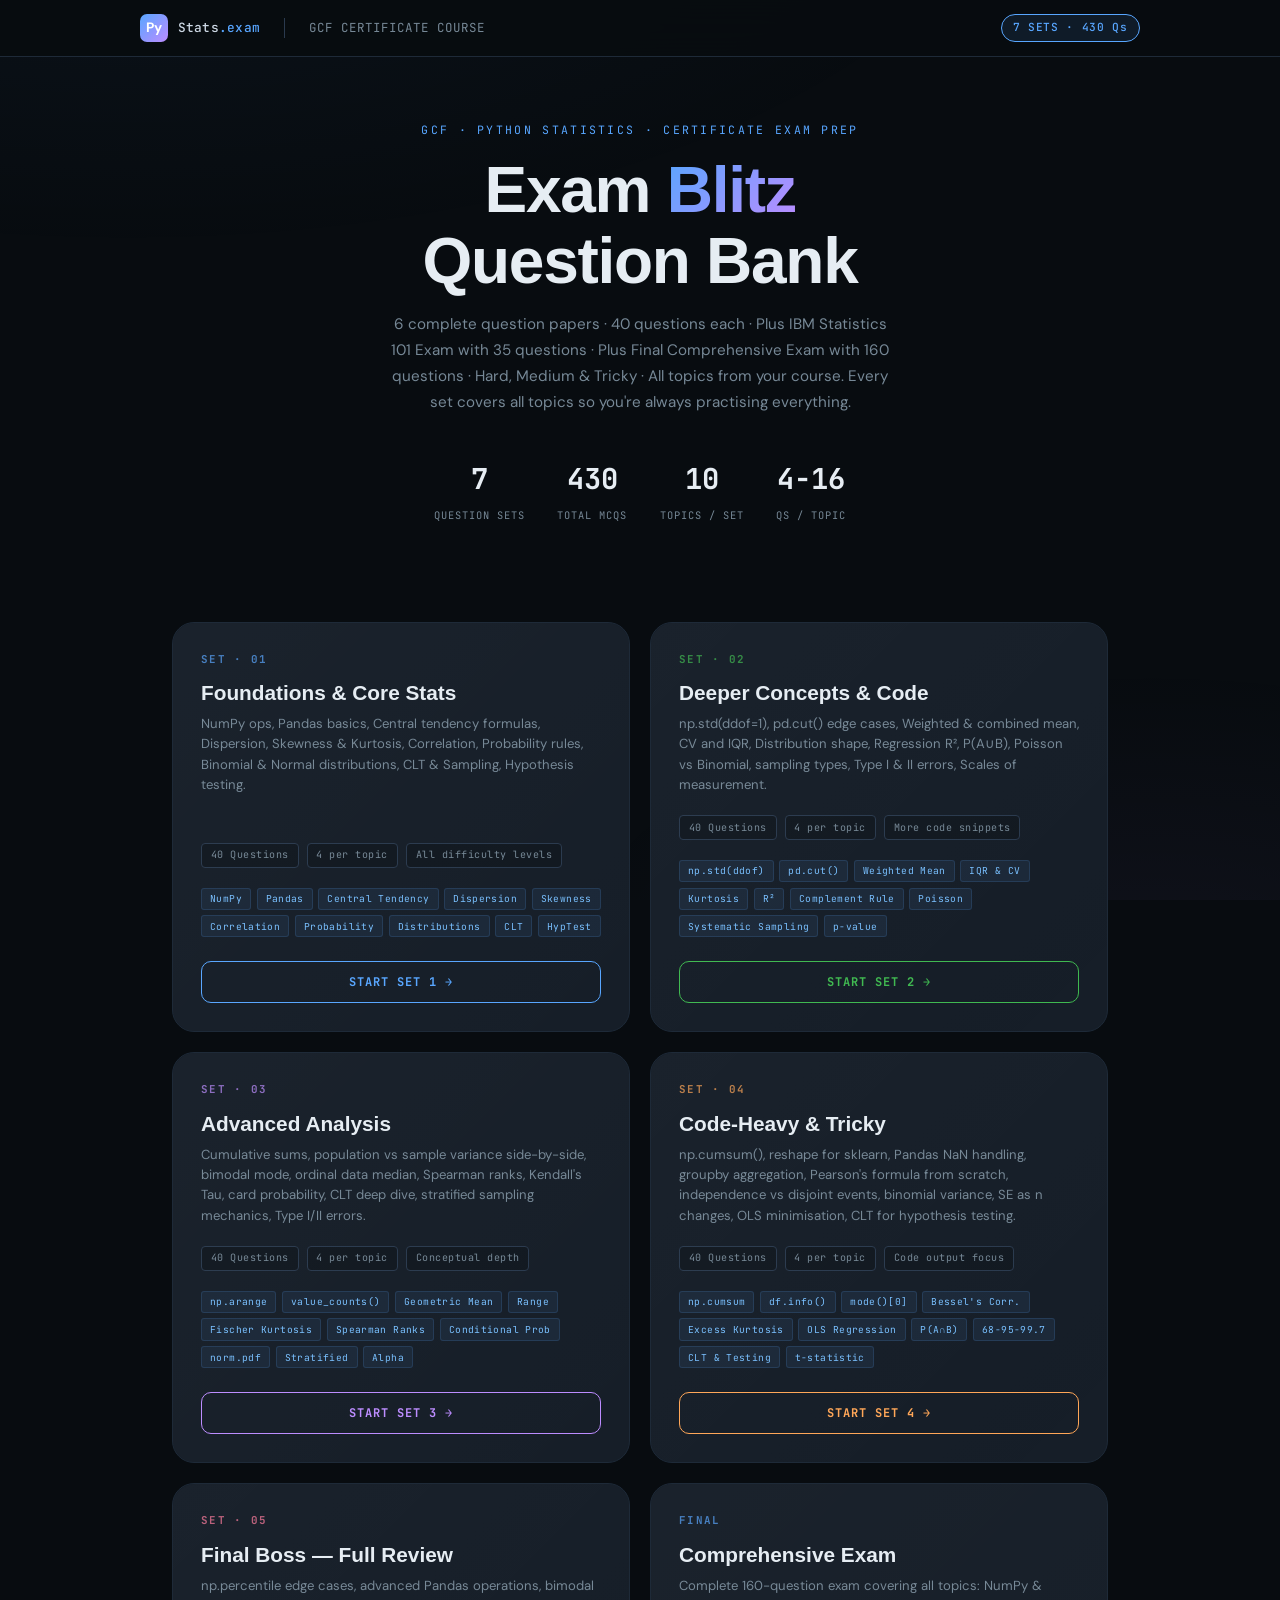
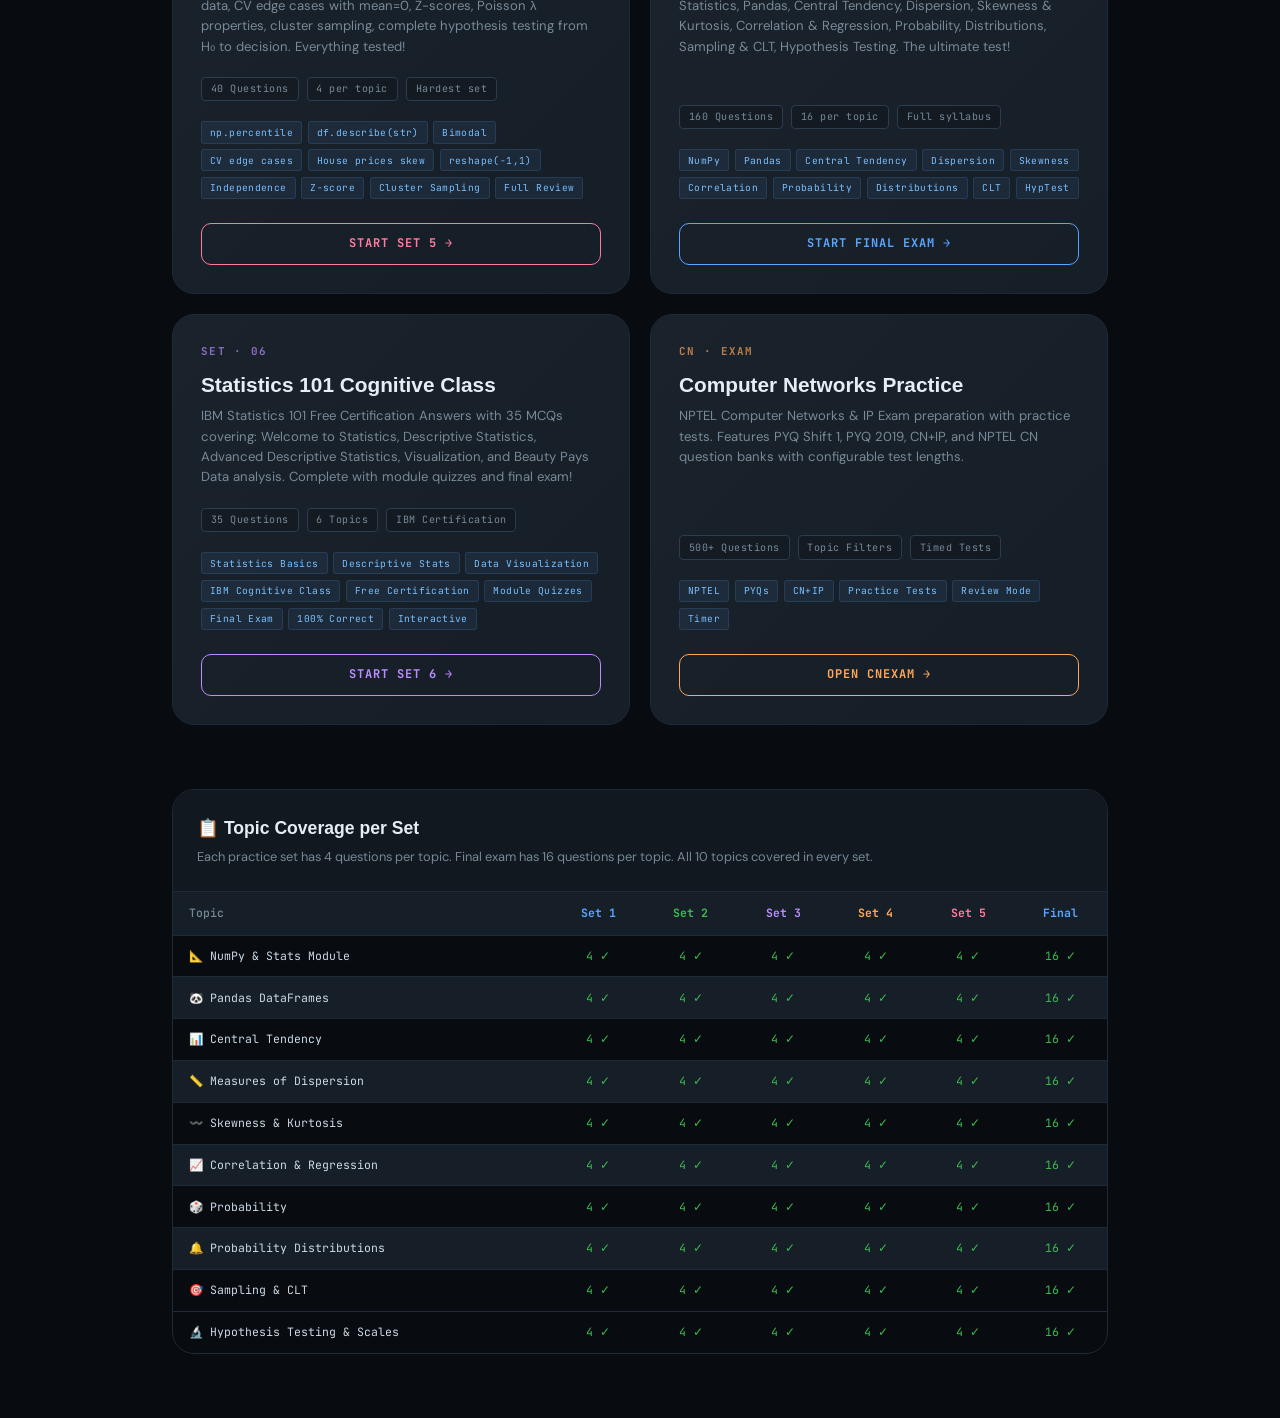
<file: index.html>
<!DOCTYPE html>
<html lang="en">
<head>
<meta charset="UTF-8">
<meta name="viewport" content="width=device-width, initial-scale=1.0">
<title>Python Statistics Exam Hub</title>
<link rel="stylesheet" href="style.css">
</head>
<body>

<header class="site-header">
  <div class="header-inner">
    <div class="header-logo">
      <div class="logo-mark">Py</div>
      <span class="logo-text">Stats<span>.exam</span></span>
    </div>
    <div class="header-divider"></div>
    <span class="header-title">GCF Certificate Course</span>
    <div class="header-right">
      <span class="set-badge theme-blue" style="color:#58a6ff;border-color:#58a6ff;background:rgba(88,166,255,0.1)">7 SETS · 430 Qs</span>
    </div>
  </div>
</header>

<div class="index-hero">
  <div class="index-eyebrow">GCF · Python Statistics · Certificate Exam Prep</div>
  <h1 class="index-title">Exam <em>Blitz</em><br>Question Bank</h1>
  <p class="index-sub">6 complete question papers · 40 questions each · Plus IBM Statistics 101 Exam with 35 questions · Plus Final Comprehensive Exam with 160 questions · Hard, Medium &amp; Tricky · All topics from your course. Every set covers all topics so you're always practising everything.</p>
  <div class="index-stats">
    <div class="idx-stat"><span class="idx-stat-val">7</span><span class="idx-stat-label">Question Sets</span></div>
    <div class="idx-stat"><span class="idx-stat-val">430</span><span class="idx-stat-label">Total MCQs</span></div>
    <div class="idx-stat"><span class="idx-stat-val">10</span><span class="idx-stat-label">Topics / Set</span></div>
    <div class="idx-stat"><span class="idx-stat-val">4-16</span><span class="idx-stat-label">Qs / Topic</span></div>
  </div>
</div>

<div class="sets-grid">

  <!-- SET 1 -->
  <div class="theme-blue">
    <a href="set1.html" class="set-card" style="border-color:var(--border)">
      <div class="set-number">Set · 01</div>
      <div class="set-title">Foundations &amp; Core Stats</div>
      <div class="set-desc">NumPy ops, Pandas basics, Central tendency formulas, Dispersion, Skewness &amp; Kurtosis, Correlation, Probability rules, Binomial &amp; Normal distributions, CLT &amp; Sampling, Hypothesis testing.</div>
      <div class="set-meta">
        <span class="meta-chip">40 Questions</span>
        <span class="meta-chip">4 per topic</span>
        <span class="meta-chip">All difficulty levels</span>
      </div>
      <div class="set-topics">
        <span class="topic-tag">NumPy</span><span class="topic-tag">Pandas</span><span class="topic-tag">Central Tendency</span>
        <span class="topic-tag">Dispersion</span><span class="topic-tag">Skewness</span><span class="topic-tag">Correlation</span>
        <span class="topic-tag">Probability</span><span class="topic-tag">Distributions</span><span class="topic-tag">CLT</span><span class="topic-tag">HypTest</span>
      </div>
      <div class="set-cta" style="color:#58a6ff;border-color:#58a6ff">Start Set 1 →</div>
    </a>
  </div>

  <!-- SET 2 -->
  <div class="theme-green">
    <a href="set2.html" class="set-card" style="border-color:var(--border)">
      <div class="set-number">Set · 02</div>
      <div class="set-title">Deeper Concepts &amp; Code</div>
      <div class="set-desc">np.std(ddof=1), pd.cut() edge cases, Weighted &amp; combined mean, CV and IQR, Distribution shape, Regression R², P(A∪B), Poisson vs Binomial, sampling types, Type I &amp; II errors, Scales of measurement.</div>
      <div class="set-meta">
        <span class="meta-chip">40 Questions</span>
        <span class="meta-chip">4 per topic</span>
        <span class="meta-chip">More code snippets</span>
      </div>
      <div class="set-topics">
        <span class="topic-tag">np.std(ddof)</span><span class="topic-tag">pd.cut()</span><span class="topic-tag">Weighted Mean</span>
        <span class="topic-tag">IQR &amp; CV</span><span class="topic-tag">Kurtosis</span><span class="topic-tag">R²</span>
        <span class="topic-tag">Complement Rule</span><span class="topic-tag">Poisson</span><span class="topic-tag">Systematic Sampling</span><span class="topic-tag">p-value</span>
      </div>
      <div class="set-cta" style="color:#3fb950;border-color:#3fb950">Start Set 2 →</div>
    </a>
  </div>

  <!-- SET 3 -->
  <div class="theme-purple">
    <a href="set3.html" class="set-card" style="border-color:var(--border)">
      <div class="set-number">Set · 03</div>
      <div class="set-title">Advanced Analysis</div>
      <div class="set-desc">Cumulative sums, population vs sample variance side-by-side, bimodal mode, ordinal data median, Spearman ranks, Kendall's Tau, card probability, CLT deep dive, stratified sampling mechanics, Type I/II errors.</div>
      <div class="set-meta">
        <span class="meta-chip">40 Questions</span>
        <span class="meta-chip">4 per topic</span>
        <span class="meta-chip">Conceptual depth</span>
      </div>
      <div class="set-topics">
        <span class="topic-tag">np.arange</span><span class="topic-tag">value_counts()</span><span class="topic-tag">Geometric Mean</span>
        <span class="topic-tag">Range</span><span class="topic-tag">Fischer Kurtosis</span><span class="topic-tag">Spearman Ranks</span>
        <span class="topic-tag">Conditional Prob</span><span class="topic-tag">norm.pdf</span><span class="topic-tag">Stratified</span><span class="topic-tag">Alpha</span>
      </div>
      <div class="set-cta" style="color:#bc8cff;border-color:#bc8cff">Start Set 3 →</div>
    </a>
  </div>

  <!-- SET 4 -->
  <div class="theme-orange">
    <a href="set4.html" class="set-card" style="border-color:var(--border)">
      <div class="set-number">Set · 04</div>
      <div class="set-title">Code-Heavy &amp; Tricky</div>
      <div class="set-desc">np.cumsum(), reshape for sklearn, Pandas NaN handling, groupby aggregation, Pearson's formula from scratch, independence vs disjoint events, binomial variance, SE as n changes, OLS minimisation, CLT for hypothesis testing.</div>
      <div class="set-meta">
        <span class="meta-chip">40 Questions</span>
        <span class="meta-chip">4 per topic</span>
        <span class="meta-chip">Code output focus</span>
      </div>
      <div class="set-topics">
        <span class="topic-tag">np.cumsum</span><span class="topic-tag">df.info()</span><span class="topic-tag">mode()[0]</span>
        <span class="topic-tag">Bessel's Corr.</span><span class="topic-tag">Excess Kurtosis</span><span class="topic-tag">OLS Regression</span>
        <span class="topic-tag">P(A∩B)</span><span class="topic-tag">68-95-99.7</span><span class="topic-tag">CLT &amp; Testing</span><span class="topic-tag">t-statistic</span>
      </div>
      <div class="set-cta" style="color:#ffa657;border-color:#ffa657">Start Set 4 →</div>
    </a>
  </div>

  <!-- SET 5 -->
  <div class="theme-pink">
    <a href="set5.html" class="set-card" style="border-color:var(--border)">
      <div class="set-number">Set · 05</div>
      <div class="set-title">Final Boss — Full Review</div>
      <div class="set-desc">np.percentile edge cases, advanced Pandas operations, bimodal data, CV edge cases with mean=0, Z-scores, Poisson λ properties, cluster sampling, complete hypothesis testing from H₀ to decision. Everything tested!</div>
      <div class="set-meta">
        <span class="meta-chip">40 Questions</span>
        <span class="meta-chip">4 per topic</span>
        <span class="meta-chip">Hardest set</span>
      </div>
      <div class="set-topics">
        <span class="topic-tag">np.percentile</span><span class="topic-tag">df.describe(str)</span><span class="topic-tag">Bimodal</span>
        <span class="topic-tag">CV edge cases</span><span class="topic-tag">House prices skew</span><span class="topic-tag">reshape(-1,1)</span>
        <span class="topic-tag">Independence</span><span class="topic-tag">Z-score</span><span class="topic-tag">Cluster Sampling</span><span class="topic-tag">Full Review</span>
      </div>
      <div class="set-cta" style="color:#ff7b9d;border-color:#ff7b9d">Start Set 5 →</div>
    </a>
  </div>

  <!-- FINAL EXAM -->
  <div class="theme-blue">
    <a href="Final.html" class="set-card" style="border-color:var(--border)">
      <div class="set-number">Final</div>
      <div class="set-title">Comprehensive Exam</div>
      <div class="set-desc">Complete 160-question exam covering all topics: NumPy & Statistics, Pandas, Central Tendency, Dispersion, Skewness & Kurtosis, Correlation & Regression, Probability, Distributions, Sampling & CLT, Hypothesis Testing. The ultimate test!</div>
      <div class="set-meta">
        <span class="meta-chip">160 Questions</span>
        <span class="meta-chip">16 per topic</span>
        <span class="meta-chip">Full syllabus</span>
      </div>
      <div class="set-topics">
        <span class="topic-tag">NumPy</span><span class="topic-tag">Pandas</span><span class="topic-tag">Central Tendency</span>
        <span class="topic-tag">Dispersion</span><span class="topic-tag">Skewness</span><span class="topic-tag">Correlation</span>
        <span class="topic-tag">Probability</span><span class="topic-tag">Distributions</span><span class="topic-tag">CLT</span><span class="topic-tag">HypTest</span>
      </div>
      <div class="set-cta" style="color:#58a6ff;border-color:#58a6ff">Start Final Exam →</div>
    </a>
  </div>

  <!-- STATISTICS 101 COGNITIVE CLASS -->
  <div class="theme-purple">
    <a href="set6.html" class="set-card" style="border-color:var(--border)">
      <div class="set-number">Set · 06</div>
      <div class="set-title">Statistics 101 Cognitive Class</div>
      <div class="set-desc">IBM Statistics 101 Free Certification Answers with 35 MCQs covering: Welcome to Statistics, Descriptive Statistics, Advanced Descriptive Statistics, Visualization, and Beauty Pays Data analysis. Complete with module quizzes and final exam!</div>
      <div class="set-meta">
        <span class="meta-chip">35 Questions</span>
        <span class="meta-chip">6 Topics</span>
        <span class="meta-chip">IBM Certification</span>
      </div>
      <div class="set-topics">
        <span class="topic-tag">Statistics Basics</span><span class="topic-tag">Descriptive Stats</span><span class="topic-tag">Data Visualization</span>
        <span class="topic-tag">IBM Cognitive Class</span><span class="topic-tag">Free Certification</span><span class="topic-tag">Module Quizzes</span>
        <span class="topic-tag">Final Exam</span><span class="topic-tag">100% Correct</span><span class="topic-tag">Interactive</span>
      </div>
      <div class="set-cta" style="color:#bc8cff;border-color:#bc8cff">Start Set 6 →</div>
    </a>
  </div>

  <!-- CNEXAM -->
  <div class="theme-orange">
    <a href="CNEXAM/index.html" class="set-card" style="border-color:var(--border)">
      <div class="set-number">CN · EXAM</div>
      <div class="set-title">Computer Networks Practice</div>
      <div class="set-desc">NPTEL Computer Networks & IP Exam preparation with practice tests. Features PYQ Shift 1, PYQ 2019, CN+IP, and NPTEL CN question banks with configurable test lengths.</div>
      <div class="set-meta">
        <span class="meta-chip">500+ Questions</span>
        <span class="meta-chip">Topic Filters</span>
        <span class="meta-chip">Timed Tests</span>
      </div>
      <div class="set-topics">
        <span class="topic-tag">NPTEL</span><span class="topic-tag">PYQs</span><span class="topic-tag">CN+IP</span>
        <span class="topic-tag">Practice Tests</span><span class="topic-tag">Review Mode</span><span class="topic-tag">Timer</span>
      </div>
      <div class="set-cta" style="color:#ffa657;border-color:#ffa657">Open CNEXAM →</div>
    </a>
  </div>

</div>

<!-- TOPIC COVERAGE TABLE -->
<div class="coverage-wrap" style="max-width:1000px;margin:0 auto;position:relative;z-index:1">
  <div style="border:1px solid var(--border);border-radius:var(--radius-xl);overflow:hidden">
    <div style="padding:1.5rem;border-bottom:1px solid var(--border);background:var(--surface)">
      <h2 style="font-family:var(--font-display);font-size:1.1rem;font-weight:700;color:var(--text-bright)">📋 Topic Coverage per Set</h2>
      <p style="font-size:0.8rem;color:var(--text-dim);margin-top:0.3rem">Each practice set has 4 questions per topic. Final exam has 16 questions per topic. All 10 topics covered in every set.</p>
    </div>
    <div style="overflow-x:auto">
    <table style="width:100%;border-collapse:collapse;font-family:var(--font-mono);font-size:0.72rem">
      <thead>
        <tr style="background:var(--card)">
          <th style="padding:.75rem 1rem;text-align:left;color:var(--text-dim);border-bottom:1px solid var(--border);font-weight:500;white-space:nowrap">Topic</th>
          <th style="padding:.75rem;text-align:center;color:#58a6ff;border-bottom:1px solid var(--border)">Set 1</th>
          <th style="padding:.75rem;text-align:center;color:#3fb950;border-bottom:1px solid var(--border)">Set 2</th>
          <th style="padding:.75rem;text-align:center;color:#bc8cff;border-bottom:1px solid var(--border)">Set 3</th>
          <th style="padding:.75rem;text-align:center;color:#ffa657;border-bottom:1px solid var(--border)">Set 4</th>
          <th style="padding:.75rem;text-align:center;color:#ff7b9d;border-bottom:1px solid var(--border)">Set 5</th>
          <th style="padding:.75rem;text-align:center;color:#58a6ff;border-bottom:1px solid var(--border)">Final</th>
        </tr>
      </thead>
      <tbody>
        <tr style="border-bottom:1px solid var(--border)">
          <td style="padding:.7rem 1rem;color:var(--text)">📐 NumPy &amp; Stats Module</td>
          <td style="padding:.7rem;text-align:center;color:var(--green)">4 ✓</td>
          <td style="padding:.7rem;text-align:center;color:var(--green)">4 ✓</td>
          <td style="padding:.7rem;text-align:center;color:var(--green)">4 ✓</td>
          <td style="padding:.7rem;text-align:center;color:var(--green)">4 ✓</td>
          <td style="padding:.7rem;text-align:center;color:var(--green)">4 ✓</td>
          <td style="padding:.7rem;text-align:center;color:var(--green)">16 ✓</td>
        </tr>
        <tr style="border-bottom:1px solid var(--border);background:var(--card)">
          <td style="padding:.7rem 1rem;color:var(--text)">🐼 Pandas DataFrames</td>
          <td style="padding:.7rem;text-align:center;color:var(--green)">4 ✓</td>
          <td style="padding:.7rem;text-align:center;color:var(--green)">4 ✓</td>
          <td style="padding:.7rem;text-align:center;color:var(--green)">4 ✓</td>
          <td style="padding:.7rem;text-align:center;color:var(--green)">4 ✓</td>
          <td style="padding:.7rem;text-align:center;color:var(--green)">4 ✓</td>
          <td style="padding:.7rem;text-align:center;color:var(--green)">16 ✓</td>
        </tr>
        <tr style="border-bottom:1px solid var(--border)">
          <td style="padding:.7rem 1rem;color:var(--text)">📊 Central Tendency</td>
          <td style="padding:.7rem;text-align:center;color:var(--green)">4 ✓</td>
          <td style="padding:.7rem;text-align:center;color:var(--green)">4 ✓</td>
          <td style="padding:.7rem;text-align:center;color:var(--green)">4 ✓</td>
          <td style="padding:.7rem;text-align:center;color:var(--green)">4 ✓</td>
          <td style="padding:.7rem;text-align:center;color:var(--green)">4 ✓</td>
          <td style="padding:.7rem;text-align:center;color:var(--green)">16 ✓</td>
        </tr>
        <tr style="border-bottom:1px solid var(--border);background:var(--card)">
          <td style="padding:.7rem 1rem;color:var(--text)">📏 Measures of Dispersion</td>
          <td style="padding:.7rem;text-align:center;color:var(--green)">4 ✓</td>
          <td style="padding:.7rem;text-align:center;color:var(--green)">4 ✓</td>
          <td style="padding:.7rem;text-align:center;color:var(--green)">4 ✓</td>
          <td style="padding:.7rem;text-align:center;color:var(--green)">4 ✓</td>
          <td style="padding:.7rem;text-align:center;color:var(--green)">4 ✓</td>
          <td style="padding:.7rem;text-align:center;color:var(--green)">16 ✓</td>
        </tr>
        <tr style="border-bottom:1px solid var(--border)">
          <td style="padding:.7rem 1rem;color:var(--text)">〰️ Skewness &amp; Kurtosis</td>
          <td style="padding:.7rem;text-align:center;color:var(--green)">4 ✓</td>
          <td style="padding:.7rem;text-align:center;color:var(--green)">4 ✓</td>
          <td style="padding:.7rem;text-align:center;color:var(--green)">4 ✓</td>
          <td style="padding:.7rem;text-align:center;color:var(--green)">4 ✓</td>
          <td style="padding:.7rem;text-align:center;color:var(--green)">4 ✓</td>
          <td style="padding:.7rem;text-align:center;color:var(--green)">16 ✓</td>
        </tr>
        <tr style="border-bottom:1px solid var(--border);background:var(--card)">
          <td style="padding:.7rem 1rem;color:var(--text)">📈 Correlation &amp; Regression</td>
          <td style="padding:.7rem;text-align:center;color:var(--green)">4 ✓</td>
          <td style="padding:.7rem;text-align:center;color:var(--green)">4 ✓</td>
          <td style="padding:.7rem;text-align:center;color:var(--green)">4 ✓</td>
          <td style="padding:.7rem;text-align:center;color:var(--green)">4 ✓</td>
          <td style="padding:.7rem;text-align:center;color:var(--green)">4 ✓</td>
          <td style="padding:.7rem;text-align:center;color:var(--green)">16 ✓</td>
        </tr>
        <tr style="border-bottom:1px solid var(--border)">
          <td style="padding:.7rem 1rem;color:var(--text)">🎲 Probability</td>
          <td style="padding:.7rem;text-align:center;color:var(--green)">4 ✓</td>
          <td style="padding:.7rem;text-align:center;color:var(--green)">4 ✓</td>
          <td style="padding:.7rem;text-align:center;color:var(--green)">4 ✓</td>
          <td style="padding:.7rem;text-align:center;color:var(--green)">4 ✓</td>
          <td style="padding:.7rem;text-align:center;color:var(--green)">4 ✓</td>
          <td style="padding:.7rem;text-align:center;color:var(--green)">16 ✓</td>
        </tr>
        <tr style="border-bottom:1px solid var(--border);background:var(--card)">
          <td style="padding:.7rem 1rem;color:var(--text)">🔔 Probability Distributions</td>
          <td style="padding:.7rem;text-align:center;color:var(--green)">4 ✓</td>
          <td style="padding:.7rem;text-align:center;color:var(--green)">4 ✓</td>
          <td style="padding:.7rem;text-align:center;color:var(--green)">4 ✓</td>
          <td style="padding:.7rem;text-align:center;color:var(--green)">4 ✓</td>
          <td style="padding:.7rem;text-align:center;color:var(--green)">4 ✓</td>
          <td style="padding:.7rem;text-align:center;color:var(--green)">16 ✓</td>
        </tr>
        <tr style="border-bottom:1px solid var(--border)">
          <td style="padding:.7rem 1rem;color:var(--text)">🎯 Sampling &amp; CLT</td>
          <td style="padding:.7rem;text-align:center;color:var(--green)">4 ✓</td>
          <td style="padding:.7rem;text-align:center;color:var(--green)">4 ✓</td>
          <td style="padding:.7rem;text-align:center;color:var(--green)">4 ✓</td>
          <td style="padding:.7rem;text-align:center;color:var(--green)">4 ✓</td>
          <td style="padding:.7rem;text-align:center;color:var(--green)">4 ✓</td>
          <td style="padding:.7rem;text-align:center;color:var(--green)">16 ✓</td>
        </tr>
        <tr>
          <td style="padding:.7rem 1rem;color:var(--text)">🔬 Hypothesis Testing &amp; Scales</td>
          <td style="padding:.7rem;text-align:center;color:var(--green)">4 ✓</td>
          <td style="padding:.7rem;text-align:center;color:var(--green)">4 ✓</td>
          <td style="padding:.7rem;text-align:center;color:var(--green)">4 ✓</td>
          <td style="padding:.7rem;text-align:center;color:var(--green)">4 ✓</td>
          <td style="padding:.7rem;text-align:center;color:var(--green)">4 ✓</td>
          <td style="padding:.7rem;text-align:center;color:var(--green)">16 ✓</td>
        </tr>
      </tbody>
    </table>
    </div>
  </div>
</div>

</body>
</html>
</file>
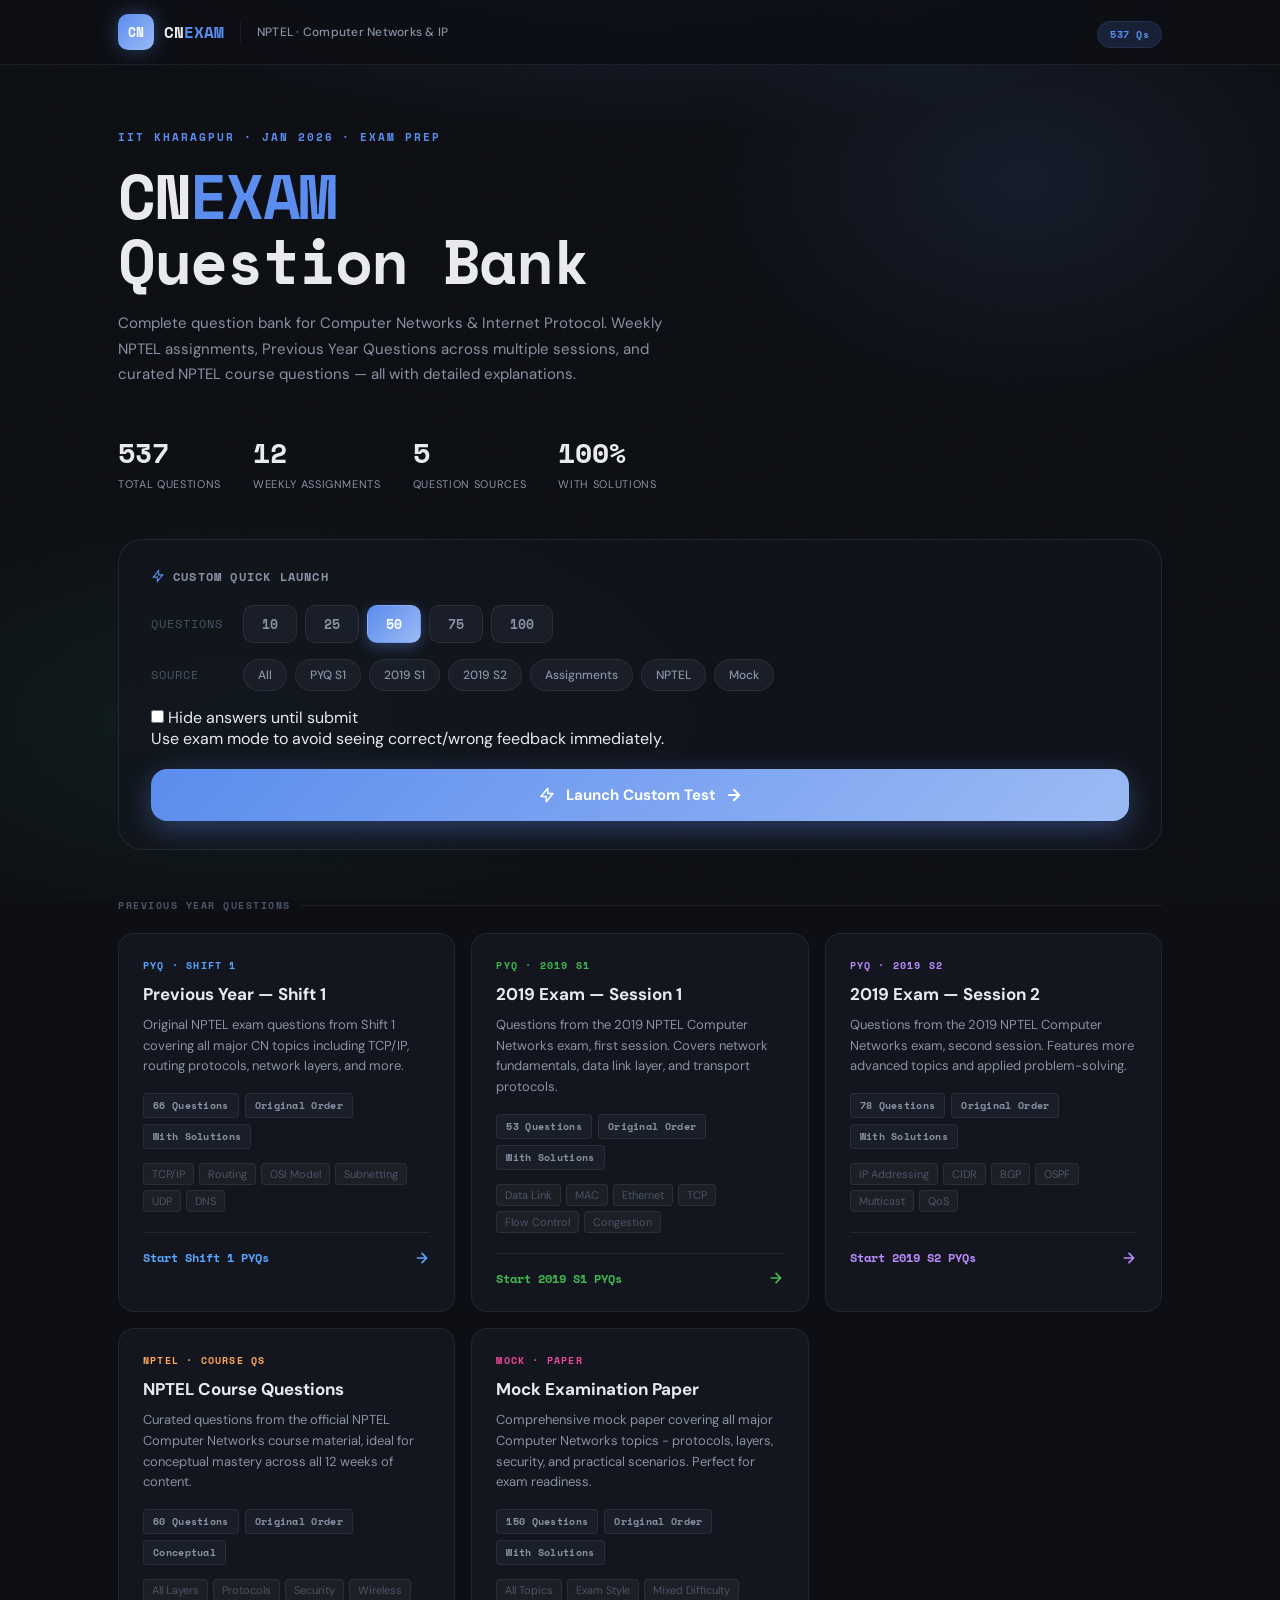
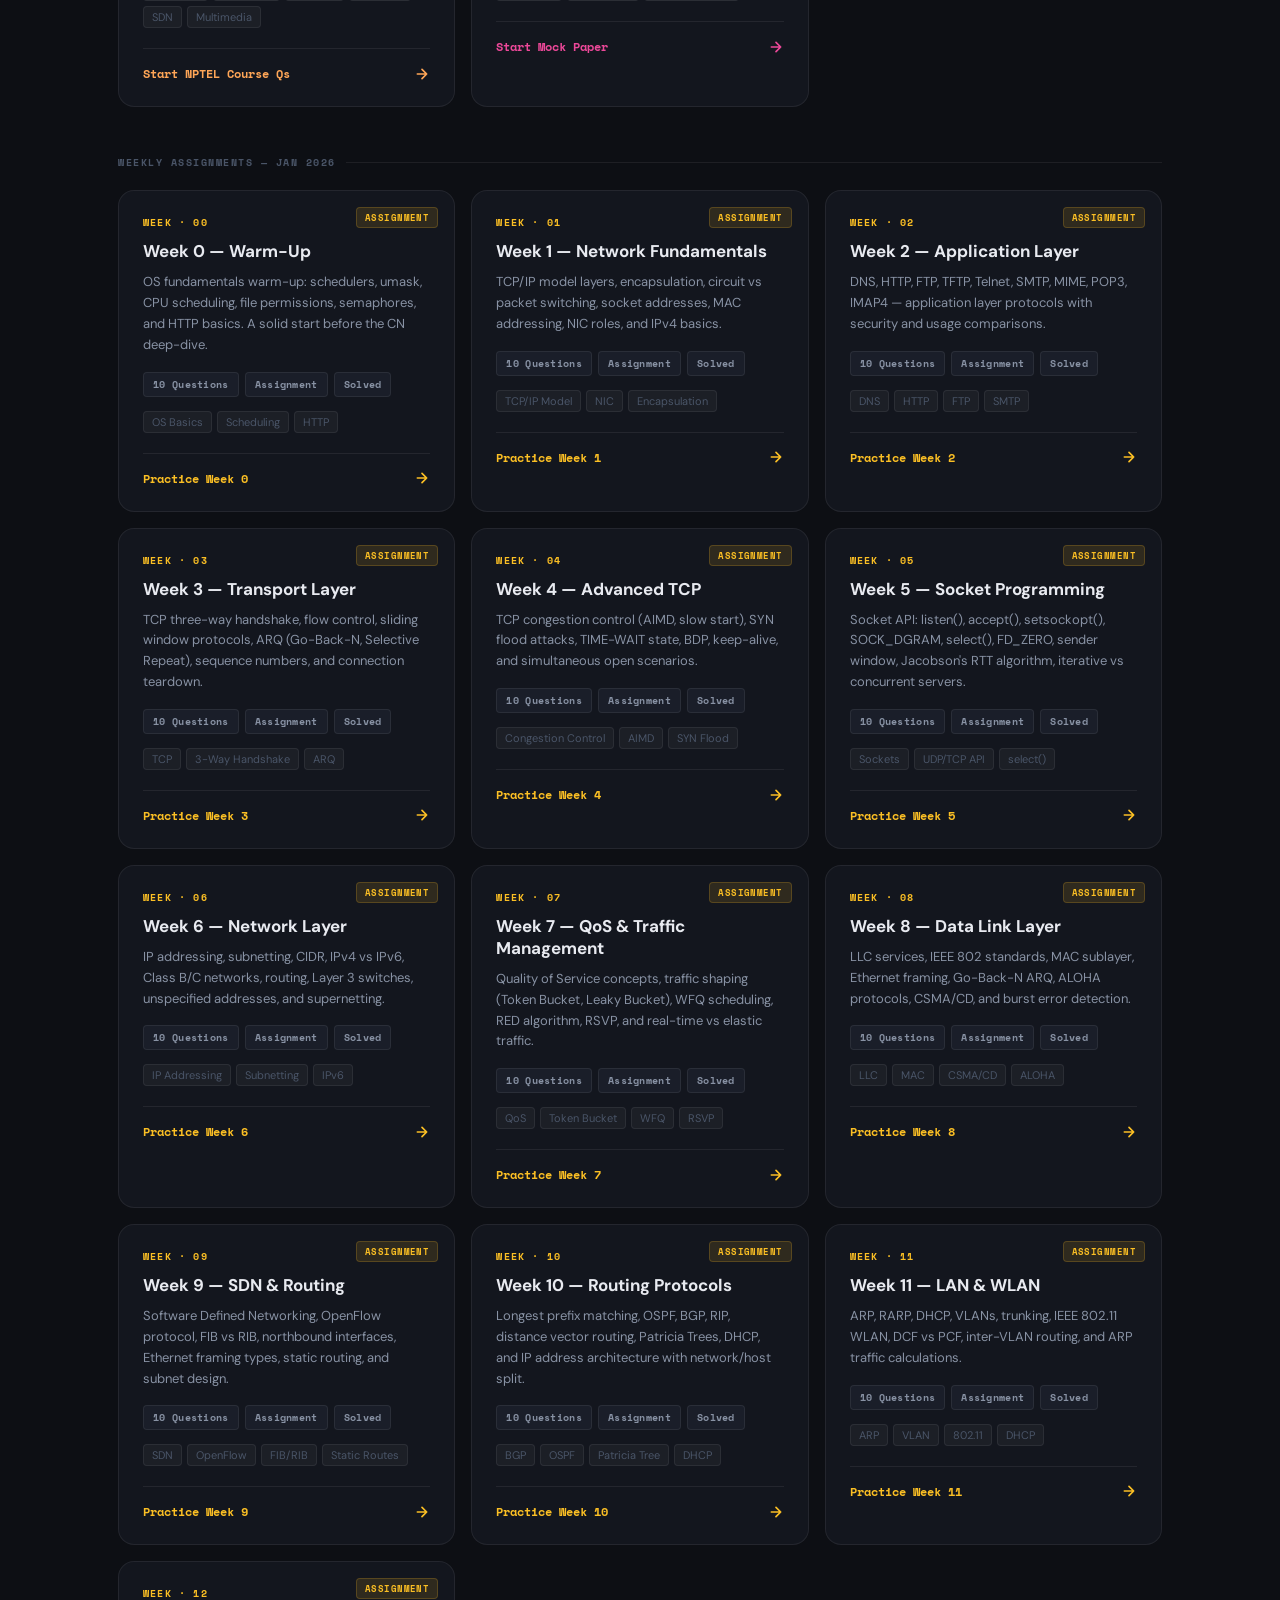
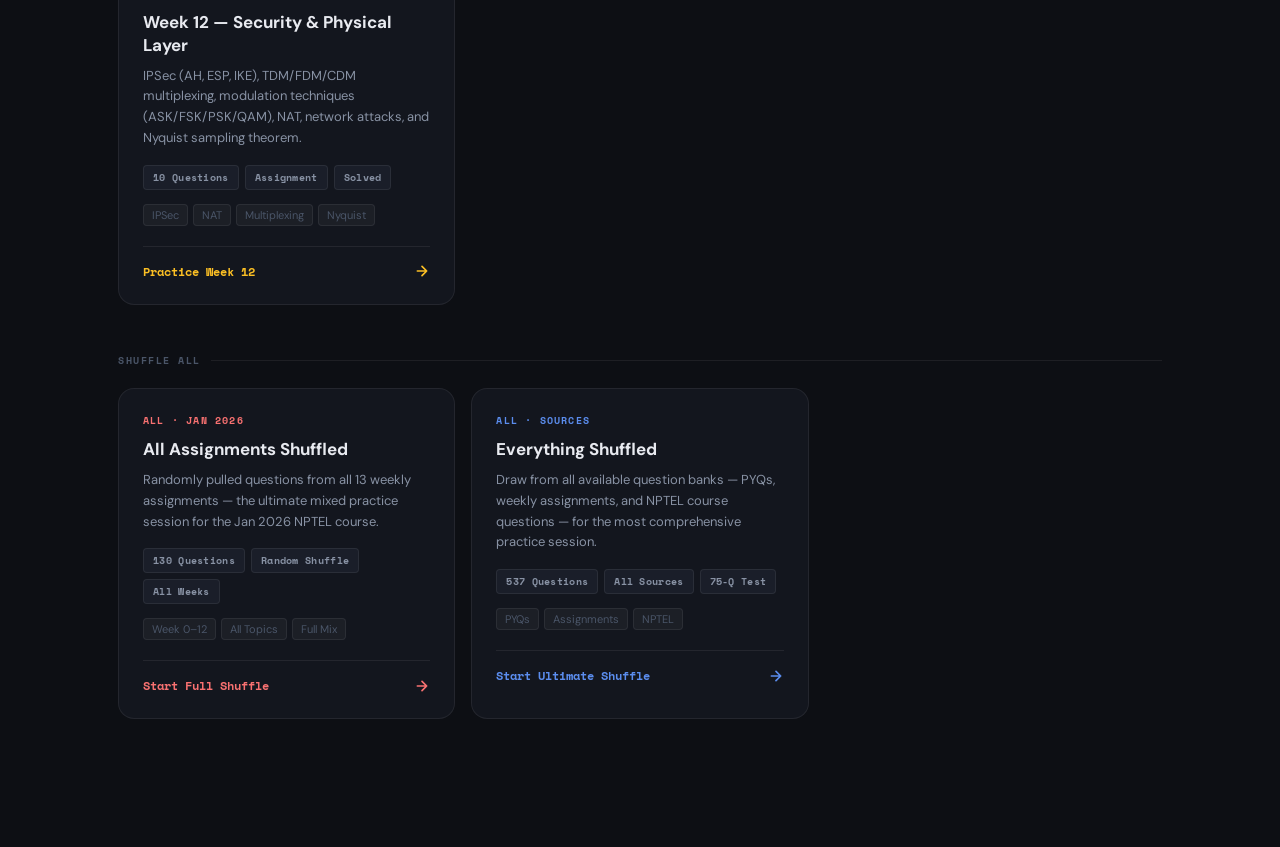
<file: CNEXAM/index.html>
<!DOCTYPE html>
<html lang="en">

<head>
  <meta charset="UTF-8">
  <meta name="viewport" content="width=device-width, initial-scale=1.0">
  <title>CNEXAM — Computer Networks Exam Prep</title>
  <meta name="description"
    content="NPTEL Computer Networks & Internet Protocol exam preparation with PYQs, weekly assignments, and practice tests.">
  <link rel="preconnect" href="https://fonts.googleapis.com">
  <link rel="preconnect" href="https://fonts.gstatic.com" crossorigin>
  <link
    href="https://fonts.googleapis.com/css2?family=Space+Mono:wght@400;700&family=DM+Sans:wght@300;400;500;600;700&display=swap"
    rel="stylesheet">
  <link rel="stylesheet" href="css/reset.css">
  <link rel="stylesheet" href="css/variables.css">
  <link rel="stylesheet" href="css/layout.css">
  <link rel="stylesheet" href="css/components.css">
  <link rel="stylesheet" href="css/question-card.css">
  <link rel="stylesheet" href="css/results.css">
  <link rel="stylesheet" href="css/animations.css">
  <link rel="stylesheet" href="css/responsive.css">
  <style>
    /* ── HOME REDESIGN ─────────────────────────── */
    body {
      font-family: var(--sans);
      background: var(--bg);
      color: var(--text);
    }

    .home-screen {
      min-height: 100vh;
      position: relative;
      overflow: hidden;
    }

    /* Ambient background */
    .home-bg {
      position: fixed;
      inset: 0;
      z-index: 0;
      pointer-events: none;
      background:
        var(--gradient-glow),
        radial-gradient(ellipse 60% 40% at 20% 80%, rgba(52, 211, 153, 0.08) 0%, transparent 60%),
        radial-gradient(ellipse 50% 50% at 80% 20%, rgba(91, 141, 238, 0.10) 0%, transparent 50%),
        var(--bg);
    }

    .home-bg::before {
      content: '';
      position: absolute;
      inset: 0;
      background: url("data:image/svg+xml,%3Csvg viewBox='0 0 400 400' xmlns='http://www.w3.org/2000/svg'%3E%3Cfilter id='noiseFilter'%3E%3CfeTurbulence type='fractalNoise' baseFrequency='0.9' numOctaves='3' stitchTiles='stitch'/%3E%3C/filter%3E%3Crect width='100%25' height='100%25' filter='url(%23noiseFilter)'/%3E%3C/svg%3E");
      opacity: 0.025;
      mix-blend-mode: overlay;
    }

    /* ── SITE HEADER ───────────────────────────── */
    .site-header {
      position: relative;
      z-index: 10;
      border-bottom: 1px solid var(--border);
      background: rgba(13, 15, 20, 0.85);
      backdrop-filter: blur(20px);
    }

    .header-inner {
      max-width: 1100px;
      margin: 0 auto;
      padding: 14px 28px;
      display: flex;
      align-items: center;
      gap: 16px;
    }

    .header-logo {
      display: flex;
      align-items: center;
      gap: 10px;
    }

    .logo-mark {
      width: 36px;
      height: 36px;
      background: var(--gradient-accent);
      border-radius: 10px;
      font-family: var(--mono);
      font-size: 13px;
      font-weight: 700;
      color: #fff;
      display: flex;
      align-items: center;
      justify-content: center;
      box-shadow: 0 0 20px rgba(91, 141, 238, 0.4);
    }

    .logo-text {
      font-family: var(--mono);
      font-size: 16px;
      font-weight: 700;
      color: var(--text);
    }

    .logo-text span {
      color: var(--accent);
    }

    .header-divider {
      width: 1px;
      height: 20px;
      background: var(--border);
    }

    .header-subtitle {
      font-size: 12px;
      color: var(--text-muted);
      font-weight: 500;
      letter-spacing: 0.02em;
    }

    .header-right {
      margin-left: auto;
    }

    .header-badge {
      font-family: var(--mono);
      font-size: 10px;
      font-weight: 700;
      color: var(--accent);
      border: 1px solid var(--accent-dim);
      background: var(--accent-dim);
      padding: 5px 12px;
      border-radius: 100px;
      letter-spacing: 0.05em;
    }

    /* ── HERO ──────────────────────────────────── */
    .home-hero {
      position: relative;
      z-index: 1;
      max-width: 1100px;
      margin: 0 auto;
      padding: 64px 28px 48px;
    }

    .hero-eyebrow {
      font-family: var(--mono);
      font-size: 11px;
      font-weight: 700;
      letter-spacing: 0.18em;
      text-transform: uppercase;
      color: var(--accent);
      margin-bottom: 18px;
    }

    .hero-title {
      font-family: var(--mono);
      font-size: clamp(36px, 6vw, 62px);
      font-weight: 700;
      line-height: 1.05;
      letter-spacing: -0.03em;
      margin-bottom: 18px;
    }

    .hero-title em {
      color: var(--accent);
      font-style: normal;
    }

    .hero-desc {
      font-size: 15px;
      color: var(--text-muted);
      line-height: 1.7;
      max-width: 580px;
      margin-bottom: 44px;
    }

    .hero-stats {
      display: flex;
      gap: 32px;
      flex-wrap: wrap;
    }

    .hero-stat {
      display: flex;
      flex-direction: column;
      gap: 4px;
    }

    .hero-stat-val {
      font-family: var(--mono);
      font-size: 28px;
      font-weight: 700;
      color: var(--text);
    }

    .hero-stat-label {
      font-size: 11px;
      color: var(--text-muted);
      text-transform: uppercase;
      letter-spacing: 0.06em;
    }

    /* ── SETS GRID ─────────────────────────────── */
    .sets-section {
      position: relative;
      z-index: 1;
      max-width: 1100px;
      margin: 0 auto;
      padding: 0 28px 80px;
    }

    .sets-section-label {
      font-family: var(--mono);
      font-size: 10px;
      font-weight: 700;
      letter-spacing: 0.15em;
      text-transform: uppercase;
      color: var(--text-faint);
      margin-bottom: 20px;
      display: flex;
      align-items: center;
      gap: 10px;
    }

    .sets-section-label::after {
      content: '';
      flex: 1;
      height: 1px;
      background: var(--border);
    }

    .sets-grid {
      display: grid;
      grid-template-columns: repeat(auto-fill, minmax(320px, 1fr));
      gap: 16px;
      margin-bottom: 48px;
    }

    /* ── SET CARD ──────────────────────────────── */
    .set-card {
      background: var(--bg-surface);
      border: 1px solid var(--border);
      border-radius: var(--radius-lg);
      padding: 24px;
      cursor: pointer;
      transition: all 0.25s ease;
      position: relative;
      overflow: hidden;
      display: block;
    }

    .set-card::before {
      content: '';
      position: absolute;
      inset: 0;
      background: var(--card-accent-color, transparent);
      opacity: 0;
      transition: opacity 0.3s ease;
      pointer-events: none;
    }

    .set-card:hover {
      transform: translateY(-3px);
      border-color: var(--card-color, var(--border-mid));
      box-shadow: 0 12px 32px rgba(0, 0, 0, 0.4), 0 0 0 1px var(--card-color, transparent);
    }

    .set-card:hover::before {
      opacity: 1;
    }

    .set-card:active {
      transform: translateY(-1px);
    }

    .set-card-number {
      font-family: var(--mono);
      font-size: 10px;
      font-weight: 700;
      color: var(--card-color, var(--text-faint));
      letter-spacing: 0.12em;
      text-transform: uppercase;
      margin-bottom: 10px;
    }

    .set-card-title {
      font-size: 17px;
      font-weight: 700;
      color: var(--text);
      margin-bottom: 10px;
      line-height: 1.3;
    }

    .set-card-desc {
      font-size: 13px;
      color: var(--text-muted);
      line-height: 1.6;
      margin-bottom: 16px;
    }

    .set-card-meta {
      display: flex;
      gap: 6px;
      flex-wrap: wrap;
      margin-bottom: 14px;
    }

    .meta-chip {
      font-family: var(--mono);
      font-size: 10px;
      font-weight: 700;
      padding: 4px 9px;
      border-radius: 4px;
      background: var(--bg-elevated);
      border: 1px solid var(--border);
      color: var(--text-muted);
      letter-spacing: 0.03em;
    }

    .set-card-tags {
      display: flex;
      gap: 5px;
      flex-wrap: wrap;
      margin-bottom: 20px;
    }

    .tag {
      font-size: 11px;
      padding: 3px 8px;
      border-radius: 4px;
      background: rgba(255, 255, 255, 0.04);
      border: 1px solid var(--border);
      color: var(--text-faint);
    }

    .set-card-cta {
      display: flex;
      align-items: center;
      justify-content: space-between;
      font-family: var(--mono);
      font-size: 12px;
      font-weight: 700;
      color: var(--card-color, var(--accent));
      padding-top: 16px;
      border-top: 1px solid var(--border);
    }

    .set-card-cta svg {
      transition: transform 0.25s ease;
    }

    .set-card:hover .set-card-cta svg {
      transform: translateX(4px);
    }

    /* Assignment badge on card */
    .card-assignment-flag {
      position: absolute;
      top: 16px;
      right: 16px;
      font-family: var(--mono);
      font-size: 9px;
      font-weight: 700;
      padding: 3px 8px;
      border-radius: 4px;
      color: var(--warn);
      background: var(--warn-dim);
      border: 1px solid rgba(251, 191, 36, 0.2);
      letter-spacing: 0.05em;
    }

    /* Quick Launch bar */
    .quick-launch {
      position: relative;
      z-index: 1;
      max-width: 1100px;
      margin: 0 auto;
      padding: 0 28px 48px;
    }

    .quick-launch-inner {
      background: var(--glass-bg);
      border: 1px solid var(--glass-border);
      backdrop-filter: var(--glass-blur);
      border-radius: var(--radius-xl);
      padding: 28px 32px;
    }

    .quick-launch-title {
      font-family: var(--mono);
      font-size: 12px;
      font-weight: 700;
      letter-spacing: 0.1em;
      text-transform: uppercase;
      color: var(--text-muted);
      margin-bottom: 20px;
      display: flex;
      align-items: center;
      gap: 8px;
    }

    .quick-launch-title svg {
      color: var(--accent);
    }

    .ql-row {
      display: flex;
      gap: 12px;
      flex-wrap: wrap;
      align-items: center;
      margin-bottom: 16px;
    }

    .ql-label {
      font-size: 12px;
      font-family: var(--mono);
      color: var(--text-faint);
      text-transform: uppercase;
      letter-spacing: 0.08em;
      min-width: 80px;
    }

    .ql-options {
      display: flex;
      gap: 8px;
      flex-wrap: wrap;
    }

    .ql-btn {
      padding: 8px 18px;
      border-radius: var(--radius-md);
      font-size: 13px;
      font-weight: 600;
      font-family: var(--mono);
      color: var(--text-muted);
      background: var(--bg-elevated);
      border: 1px solid var(--border);
      transition: all 0.2s ease;
    }

    .ql-btn:hover {
      color: var(--text);
      border-color: var(--border-mid);
    }

    .ql-btn.active {
      color: #fff;
      background: var(--gradient-accent);
      border-color: transparent;
      box-shadow: 0 4px 14px rgba(91, 141, 238, 0.35);
    }

    .ql-source-btn {
      padding: 7px 14px;
      border-radius: 100px;
      font-size: 12px;
      font-weight: 500;
      color: var(--text-muted);
      background: var(--bg-elevated);
      border: 1px solid var(--border);
      transition: all 0.2s ease;
    }

    .ql-source-btn:hover {
      color: var(--text);
      border-color: var(--border-mid);
    }

    .ql-source-btn.active {
      color: #fff;
      background: var(--accent);
      border-color: var(--accent);
      box-shadow: 0 4px 12px rgba(91, 141, 238, 0.3);
    }

    .ql-launch-btn {
      display: flex;
      align-items: center;
      gap: 10px;
      width: 100%;
      padding: 16px 28px;
      background: var(--gradient-accent);
      color: #fff;
      font-size: 15px;
      font-weight: 700;
      border-radius: var(--radius-lg);
      transition: all 0.3s ease;
      box-shadow: 0 8px 28px rgba(91, 141, 238, 0.35);
      margin-top: 20px;
      justify-content: center;
    }

    .ql-launch-btn:hover {
      transform: translateY(-2px);
      box-shadow: 0 12px 36px rgba(91, 141, 238, 0.45);
    }

    .ql-launch-btn:hover svg {
      transform: translateX(4px);
    }

    .ql-launch-btn svg {
      transition: transform 0.3s ease;
    }

    @media (max-width: 640px) {
      .header-inner {
        padding: 12px 16px;
      }

      .home-hero {
        padding: 40px 16px 32px;
      }

      .sets-section,
      .quick-launch {
        padding-left: 16px;
        padding-right: 16px;
      }

      .sets-grid {
        grid-template-columns: 1fr;
      }

      .hero-stats {
        gap: 20px;
      }

      .hero-stat-val {
        font-size: 22px;
      }
    }
  </style>
</head>

<body>

  <!-- HOME SCREEN -->
  <div id="homeScreen" class="home-screen">
    <div class="home-bg"></div>

    <!-- Header -->
    <header class="site-header">
      <div class="header-inner">
        <div class="header-logo">
          <div class="logo-mark">CN</div>
          <span class="logo-text">CN<span>EXAM</span></span>
        </div>
        <div class="header-divider"></div>
        <span class="header-subtitle">NPTEL · Computer Networks & IP</span>
        <div class="header-right">
          <span class="header-badge" id="totalBadge">Loading...</span>
        </div>
      </div>
    </header>

    <!-- Hero -->
    <div class="home-hero">
      <div class="hero-eyebrow">IIT Kharagpur · Jan 2026 · Exam Prep</div>
      <h1 class="hero-title">CN<em>EXAM</em><br>Question Bank</h1>
      <p class="hero-desc">Complete question bank for Computer Networks & Internet Protocol. Weekly NPTEL assignments,
        Previous Year Questions across multiple sessions, and curated NPTEL course questions — all with detailed
        explanations.</p>
      <div class="hero-stats" id="heroStats">
        <div class="hero-stat"><span class="hero-stat-val">—</span><span class="hero-stat-label">Total Questions</span>
        </div>
        <div class="hero-stat"><span class="hero-stat-val">12</span><span class="hero-stat-label">Weekly
            Assignments</span></div>
        <div class="hero-stat"><span class="hero-stat-val">5</span><span class="hero-stat-label">Question Sources</span>
        </div>
        <div class="hero-stat"><span class="hero-stat-val">100%</span><span class="hero-stat-label">With
            Solutions</span></div>
      </div>
    </div>

    <!-- Quick Launch -->
    <div class="quick-launch">
      <div class="quick-launch-inner">
        <div class="quick-launch-title">
          <svg width="14" height="14" viewBox="0 0 24 24" fill="none" stroke="currentColor" stroke-width="2">
            <path d="M13 10V3L4 14h7v7l9-11h-7z" />
          </svg>
          Custom Quick Launch
        </div>
        <div class="ql-row">
          <span class="ql-label">Questions</span>
          <div class="ql-options" id="qlCountOpts">
            <button class="ql-btn" data-count="10">10</button>
            <button class="ql-btn" data-count="25">25</button>
            <button class="ql-btn active" data-count="50">50</button>
            <button class="ql-btn" data-count="75">75</button>
            <button class="ql-btn" data-count="100">100</button>
          </div>
        </div>
        <div class="ql-row">
          <span class="ql-label">Source</span>
          <div class="ql-options" id="qlSourceOpts">
            <button class="ql-source-btn" data-source="all">All</button>
            <button class="ql-source-btn" data-source="PYQS">PYQ S1</button>
            <button class="ql-source-btn" data-source="PYQ2019">2019 S1</button>
            <button class="ql-source-btn" data-source="PYQ2019S2">2019 S2</button>
            <button class="ql-source-btn" data-source="CNIP">Assignments</button>
            <button class="ql-source-btn" data-source="NPTELCN">NPTEL</button>
            <button class="ql-source-btn" data-source="MOCK">Mock</button>
          </div>
        </div>
        <div class="ql-toggle-row">
          <label class="ql-toggle-label">
            <input type="checkbox" id="toggleHideAnswers" onchange="App.setHideAnswers(this.checked)">
            Hide answers until submit
          </label>
          <p class="ql-toggle-help">Use exam mode to avoid seeing correct/wrong feedback immediately.</p>
        </div>
        <button class="ql-launch-btn" onclick="App.start()">
          <svg width="18" height="18" viewBox="0 0 24 24" fill="none">
            <path d="M13 10V3L4 14h7v7l9-11h-7z" stroke="currentColor" stroke-width="2" stroke-linecap="round"
              stroke-linejoin="round" />
          </svg>
          Launch Custom Test
          <svg width="18" height="18" viewBox="0 0 24 24" fill="none">
            <path d="M5 12h14M12 5l7 7-7 7" stroke="currentColor" stroke-width="2.5" stroke-linecap="round"
              stroke-linejoin="round" />
          </svg>
        </button>
      </div>
    </div>

    <!-- PYQ Sets -->
    <div class="sets-section">
      <div class="sets-section-label">Previous Year Questions</div>
      <div class="sets-grid" id="pyqGrid">

        <div class="set-card" style="--card-color:#58a6ff; --card-accent-color:rgba(88,166,255,0.04)"
          onclick="App.startFromCard('PYQS', 50)">
          <div class="set-card-number">PYQ · Shift 1</div>
          <div class="set-card-title">Previous Year — Shift 1</div>
          <div class="set-card-desc">Original NPTEL exam questions from Shift 1 covering all major CN topics including
            TCP/IP, routing protocols, network layers, and more.</div>
          <div class="set-card-meta">
            <span class="meta-chip" id="pyqs-count">— Questions</span>
            <span class="meta-chip">Original Order</span>
            <span class="meta-chip">With Solutions</span>
          </div>
          <div class="set-card-tags">
            <span class="tag">TCP/IP</span><span class="tag">Routing</span><span class="tag">OSI Model</span>
            <span class="tag">Subnetting</span><span class="tag">UDP</span><span class="tag">DNS</span>
          </div>
          <div class="set-card-cta">
            Start Shift 1 PYQs
            <svg width="16" height="16" viewBox="0 0 24 24" fill="none">
              <path d="M5 12h14M12 5l7 7-7 7" stroke="currentColor" stroke-width="2.5" stroke-linecap="round"
                stroke-linejoin="round" />
            </svg>
          </div>
        </div>

        <div class="set-card" style="--card-color:#3fb950; --card-accent-color:rgba(63,185,80,0.04)"
          onclick="App.startFromCard('PYQ2019', 50)">
          <div class="set-card-number">PYQ · 2019 S1</div>
          <div class="set-card-title">2019 Exam — Session 1</div>
          <div class="set-card-desc">Questions from the 2019 NPTEL Computer Networks exam, first session. Covers network
            fundamentals, data link layer, and transport protocols.</div>
          <div class="set-card-meta">
            <span class="meta-chip" id="pyq2019-count">— Questions</span>
            <span class="meta-chip">Original Order</span>
            <span class="meta-chip">With Solutions</span>
          </div>
          <div class="set-card-tags">
            <span class="tag">Data Link</span><span class="tag">MAC</span><span class="tag">Ethernet</span>
            <span class="tag">TCP</span><span class="tag">Flow Control</span><span class="tag">Congestion</span>
          </div>
          <div class="set-card-cta">
            Start 2019 S1 PYQs
            <svg width="16" height="16" viewBox="0 0 24 24" fill="none">
              <path d="M5 12h14M12 5l7 7-7 7" stroke="currentColor" stroke-width="2.5" stroke-linecap="round"
                stroke-linejoin="round" />
            </svg>
          </div>
        </div>

        <div class="set-card" style="--card-color:#bc8cff; --card-accent-color:rgba(188,140,255,0.04)"
          onclick="App.startFromCard('PYQ2019S2', 50)">
          <div class="set-card-number">PYQ · 2019 S2</div>
          <div class="set-card-title">2019 Exam — Session 2</div>
          <div class="set-card-desc">Questions from the 2019 NPTEL Computer Networks exam, second session. Features more
            advanced topics and applied problem-solving.</div>
          <div class="set-card-meta">
            <span class="meta-chip" id="pyq2019s2-count">— Questions</span>
            <span class="meta-chip">Original Order</span>
            <span class="meta-chip">With Solutions</span>
          </div>
          <div class="set-card-tags">
            <span class="tag">IP Addressing</span><span class="tag">CIDR</span><span class="tag">BGP</span>
            <span class="tag">OSPF</span><span class="tag">Multicast</span><span class="tag">QoS</span>
          </div>
          <div class="set-card-cta">
            Start 2019 S2 PYQs
            <svg width="16" height="16" viewBox="0 0 24 24" fill="none">
              <path d="M5 12h14M12 5l7 7-7 7" stroke="currentColor" stroke-width="2.5" stroke-linecap="round"
                stroke-linejoin="round" />
            </svg>
          </div>
        </div>

        <div class="set-card" style="--card-color:#ffa657; --card-accent-color:rgba(255,166,87,0.04)"
          onclick="App.startFromCard('NPTELCN', 50)">
          <div class="set-card-number">NPTEL · Course Qs</div>
          <div class="set-card-title">NPTEL Course Questions</div>
          <div class="set-card-desc">Curated questions from the official NPTEL Computer Networks course material, ideal
            for conceptual mastery across all 12 weeks of content.</div>
          <div class="set-card-meta">
            <span class="meta-chip" id="nptelcn-count">— Questions</span>
            <span class="meta-chip">Original Order</span>
            <span class="meta-chip">Conceptual</span>
          </div>
          <div class="set-card-tags">
            <span class="tag">All Layers</span><span class="tag">Protocols</span><span class="tag">Security</span>
            <span class="tag">Wireless</span><span class="tag">SDN</span><span class="tag">Multimedia</span>
          </div>
          <div class="set-card-cta">
            Start NPTEL Course Qs
            <svg width="16" height="16" viewBox="0 0 24 24" fill="none">
              <path d="M5 12h14M12 5l7 7-7 7" stroke="currentColor" stroke-width="2.5" stroke-linecap="round"
                stroke-linejoin="round" />
            </svg>
          </div>
        </div>

        <div class="set-card" style="--card-color:#ec4899; --card-accent-color:rgba(236,72,153,0.04)"
          onclick="App.startFromCard('MOCK', 150)">
          <div class="set-card-number">Mock · Paper</div>
          <div class="set-card-title">Mock Examination Paper</div>
          <div class="set-card-desc">Comprehensive mock paper covering all major Computer Networks topics - protocols,
            layers, security, and practical scenarios. Perfect for exam readiness.</div>
          <div class="set-card-meta">
            <span class="meta-chip" id="mock-count">150 Questions</span>
            <span class="meta-chip">Original Order</span>
            <span class="meta-chip">With Solutions</span>
          </div>
          <div class="set-card-tags">
            <span class="tag">All Topics</span><span class="tag">Exam Style</span><span class="tag">Mixed
              Difficulty</span>
          </div>
          <div class="set-card-cta">
            Start Mock Paper
            <svg width="16" height="16" viewBox="0 0 24 24" fill="none">
              <path d="M5 12h14M12 5l7 7-7 7" stroke="currentColor" stroke-width="2.5" stroke-linecap="round"
                stroke-linejoin="round" />
            </svg>
          </div>
        </div>

      </div>

      <!-- Assignment Sets -->
      <div class="sets-section-label">Weekly Assignments — Jan 2026</div>
      <div class="sets-grid" id="assignmentGrid">

        <div class="set-card" style="--card-color:#fbbf24; --card-accent-color:rgba(251,191,36,0.04)"
          onclick="App.startFromCard('CNIP-W0', 10)">
          <div class="card-assignment-flag">ASSIGNMENT</div>
          <div class="set-card-number">Week · 00</div>
          <div class="set-card-title">Week 0 — Warm-Up</div>
          <div class="set-card-desc">OS fundamentals warm-up: schedulers, umask, CPU scheduling, file permissions,
            semaphores, and HTTP basics. A solid start before the CN deep-dive.</div>
          <div class="set-card-meta">
            <span class="meta-chip">10 Questions</span>
            <span class="meta-chip">Assignment</span>
            <span class="meta-chip">Solved</span>
          </div>
          <div class="set-card-tags">
            <span class="tag">OS Basics</span><span class="tag">Scheduling</span><span class="tag">HTTP</span>
          </div>
          <div class="set-card-cta">
            Practice Week 0
            <svg width="16" height="16" viewBox="0 0 24 24" fill="none">
              <path d="M5 12h14M12 5l7 7-7 7" stroke="currentColor" stroke-width="2.5" stroke-linecap="round"
                stroke-linejoin="round" />
            </svg>
          </div>
        </div>

        <div class="set-card" style="--card-color:#fbbf24; --card-accent-color:rgba(251,191,36,0.04)"
          onclick="App.startFromCard('CNIP-W1', 10)">
          <div class="card-assignment-flag">ASSIGNMENT</div>
          <div class="set-card-number">Week · 01</div>
          <div class="set-card-title">Week 1 — Network Fundamentals</div>
          <div class="set-card-desc">TCP/IP model layers, encapsulation, circuit vs packet switching, socket addresses,
            MAC addressing, NIC roles, and IPv4 basics.</div>
          <div class="set-card-meta">
            <span class="meta-chip">10 Questions</span>
            <span class="meta-chip">Assignment</span>
            <span class="meta-chip">Solved</span>
          </div>
          <div class="set-card-tags">
            <span class="tag">TCP/IP Model</span><span class="tag">NIC</span><span class="tag">Encapsulation</span>
          </div>
          <div class="set-card-cta">
            Practice Week 1
            <svg width="16" height="16" viewBox="0 0 24 24" fill="none">
              <path d="M5 12h14M12 5l7 7-7 7" stroke="currentColor" stroke-width="2.5" stroke-linecap="round"
                stroke-linejoin="round" />
            </svg>
          </div>
        </div>

        <div class="set-card" style="--card-color:#fbbf24; --card-accent-color:rgba(251,191,36,0.04)"
          onclick="App.startFromCard('CNIP-W2', 10)">
          <div class="card-assignment-flag">ASSIGNMENT</div>
          <div class="set-card-number">Week · 02</div>
          <div class="set-card-title">Week 2 — Application Layer</div>
          <div class="set-card-desc">DNS, HTTP, FTP, TFTP, Telnet, SMTP, MIME, POP3, IMAP4 — application layer protocols
            with security and usage comparisons.</div>
          <div class="set-card-meta">
            <span class="meta-chip">10 Questions</span>
            <span class="meta-chip">Assignment</span>
            <span class="meta-chip">Solved</span>
          </div>
          <div class="set-card-tags">
            <span class="tag">DNS</span><span class="tag">HTTP</span><span class="tag">FTP</span><span
              class="tag">SMTP</span>
          </div>
          <div class="set-card-cta">
            Practice Week 2
            <svg width="16" height="16" viewBox="0 0 24 24" fill="none">
              <path d="M5 12h14M12 5l7 7-7 7" stroke="currentColor" stroke-width="2.5" stroke-linecap="round"
                stroke-linejoin="round" />
            </svg>
          </div>
        </div>

        <div class="set-card" style="--card-color:#fbbf24; --card-accent-color:rgba(251,191,36,0.04)"
          onclick="App.startFromCard('CNIP-W3', 10)">
          <div class="card-assignment-flag">ASSIGNMENT</div>
          <div class="set-card-number">Week · 03</div>
          <div class="set-card-title">Week 3 — Transport Layer</div>
          <div class="set-card-desc">TCP three-way handshake, flow control, sliding window protocols, ARQ (Go-Back-N,
            Selective Repeat), sequence numbers, and connection teardown.</div>
          <div class="set-card-meta">
            <span class="meta-chip">10 Questions</span>
            <span class="meta-chip">Assignment</span>
            <span class="meta-chip">Solved</span>
          </div>
          <div class="set-card-tags">
            <span class="tag">TCP</span><span class="tag">3-Way Handshake</span><span class="tag">ARQ</span>
          </div>
          <div class="set-card-cta">
            Practice Week 3
            <svg width="16" height="16" viewBox="0 0 24 24" fill="none">
              <path d="M5 12h14M12 5l7 7-7 7" stroke="currentColor" stroke-width="2.5" stroke-linecap="round"
                stroke-linejoin="round" />
            </svg>
          </div>
        </div>

        <div class="set-card" style="--card-color:#fbbf24; --card-accent-color:rgba(251,191,36,0.04)"
          onclick="App.startFromCard('CNIP-W4', 10)">
          <div class="card-assignment-flag">ASSIGNMENT</div>
          <div class="set-card-number">Week · 04</div>
          <div class="set-card-title">Week 4 — Advanced TCP</div>
          <div class="set-card-desc">TCP congestion control (AIMD, slow start), SYN flood attacks, TIME-WAIT state, BDP,
            keep-alive, and simultaneous open scenarios.</div>
          <div class="set-card-meta">
            <span class="meta-chip">10 Questions</span>
            <span class="meta-chip">Assignment</span>
            <span class="meta-chip">Solved</span>
          </div>
          <div class="set-card-tags">
            <span class="tag">Congestion Control</span><span class="tag">AIMD</span><span class="tag">SYN Flood</span>
          </div>
          <div class="set-card-cta">
            Practice Week 4
            <svg width="16" height="16" viewBox="0 0 24 24" fill="none">
              <path d="M5 12h14M12 5l7 7-7 7" stroke="currentColor" stroke-width="2.5" stroke-linecap="round"
                stroke-linejoin="round" />
            </svg>
          </div>
        </div>

        <div class="set-card" style="--card-color:#fbbf24; --card-accent-color:rgba(251,191,36,0.04)"
          onclick="App.startFromCard('CNIP-W5', 10)">
          <div class="card-assignment-flag">ASSIGNMENT</div>
          <div class="set-card-number">Week · 05</div>
          <div class="set-card-title">Week 5 — Socket Programming</div>
          <div class="set-card-desc">Socket API: listen(), accept(), setsockopt(), SOCK_DGRAM, select(), FD_ZERO, sender
            window, Jacobson's RTT algorithm, iterative vs concurrent servers.</div>
          <div class="set-card-meta">
            <span class="meta-chip">10 Questions</span>
            <span class="meta-chip">Assignment</span>
            <span class="meta-chip">Solved</span>
          </div>
          <div class="set-card-tags">
            <span class="tag">Sockets</span><span class="tag">UDP/TCP API</span><span class="tag">select()</span>
          </div>
          <div class="set-card-cta">
            Practice Week 5
            <svg width="16" height="16" viewBox="0 0 24 24" fill="none">
              <path d="M5 12h14M12 5l7 7-7 7" stroke="currentColor" stroke-width="2.5" stroke-linecap="round"
                stroke-linejoin="round" />
            </svg>
          </div>
        </div>

        <div class="set-card" style="--card-color:#fbbf24; --card-accent-color:rgba(251,191,36,0.04)"
          onclick="App.startFromCard('CNIP-W6', 10)">
          <div class="card-assignment-flag">ASSIGNMENT</div>
          <div class="set-card-number">Week · 06</div>
          <div class="set-card-title">Week 6 — Network Layer</div>
          <div class="set-card-desc">IP addressing, subnetting, CIDR, IPv4 vs IPv6, Class B/C networks, routing, Layer 3
            switches, unspecified addresses, and supernetting.</div>
          <div class="set-card-meta">
            <span class="meta-chip">10 Questions</span>
            <span class="meta-chip">Assignment</span>
            <span class="meta-chip">Solved</span>
          </div>
          <div class="set-card-tags">
            <span class="tag">IP Addressing</span><span class="tag">Subnetting</span><span class="tag">IPv6</span>
          </div>
          <div class="set-card-cta">
            Practice Week 6
            <svg width="16" height="16" viewBox="0 0 24 24" fill="none">
              <path d="M5 12h14M12 5l7 7-7 7" stroke="currentColor" stroke-width="2.5" stroke-linecap="round"
                stroke-linejoin="round" />
            </svg>
          </div>
        </div>

        <div class="set-card" style="--card-color:#fbbf24; --card-accent-color:rgba(251,191,36,0.04)"
          onclick="App.startFromCard('CNIP-W7', 10)">
          <div class="card-assignment-flag">ASSIGNMENT</div>
          <div class="set-card-number">Week · 07</div>
          <div class="set-card-title">Week 7 — QoS & Traffic Management</div>
          <div class="set-card-desc">Quality of Service concepts, traffic shaping (Token Bucket, Leaky Bucket), WFQ
            scheduling, RED algorithm, RSVP, and real-time vs elastic traffic.</div>
          <div class="set-card-meta">
            <span class="meta-chip">10 Questions</span>
            <span class="meta-chip">Assignment</span>
            <span class="meta-chip">Solved</span>
          </div>
          <div class="set-card-tags">
            <span class="tag">QoS</span><span class="tag">Token Bucket</span><span class="tag">WFQ</span><span
              class="tag">RSVP</span>
          </div>
          <div class="set-card-cta">
            Practice Week 7
            <svg width="16" height="16" viewBox="0 0 24 24" fill="none">
              <path d="M5 12h14M12 5l7 7-7 7" stroke="currentColor" stroke-width="2.5" stroke-linecap="round"
                stroke-linejoin="round" />
            </svg>
          </div>
        </div>

        <div class="set-card" style="--card-color:#fbbf24; --card-accent-color:rgba(251,191,36,0.04)"
          onclick="App.startFromCard('CNIP-W8', 10)">
          <div class="card-assignment-flag">ASSIGNMENT</div>
          <div class="set-card-number">Week · 08</div>
          <div class="set-card-title">Week 8 — Data Link Layer</div>
          <div class="set-card-desc">LLC services, IEEE 802 standards, MAC sublayer, Ethernet framing, Go-Back-N ARQ,
            ALOHA protocols, CSMA/CD, and burst error detection.</div>
          <div class="set-card-meta">
            <span class="meta-chip">10 Questions</span>
            <span class="meta-chip">Assignment</span>
            <span class="meta-chip">Solved</span>
          </div>
          <div class="set-card-tags">
            <span class="tag">LLC</span><span class="tag">MAC</span><span class="tag">CSMA/CD</span><span
              class="tag">ALOHA</span>
          </div>
          <div class="set-card-cta">
            Practice Week 8
            <svg width="16" height="16" viewBox="0 0 24 24" fill="none">
              <path d="M5 12h14M12 5l7 7-7 7" stroke="currentColor" stroke-width="2.5" stroke-linecap="round"
                stroke-linejoin="round" />
            </svg>
          </div>
        </div>

        <div class="set-card" style="--card-color:#fbbf24; --card-accent-color:rgba(251,191,36,0.04)"
          onclick="App.startFromCard('CNIP-W9', 10)">
          <div class="card-assignment-flag">ASSIGNMENT</div>
          <div class="set-card-number">Week · 09</div>
          <div class="set-card-title">Week 9 — SDN & Routing</div>
          <div class="set-card-desc">Software Defined Networking, OpenFlow protocol, FIB vs RIB, northbound interfaces,
            Ethernet framing types, static routing, and subnet design.</div>
          <div class="set-card-meta">
            <span class="meta-chip">10 Questions</span>
            <span class="meta-chip">Assignment</span>
            <span class="meta-chip">Solved</span>
          </div>
          <div class="set-card-tags">
            <span class="tag">SDN</span><span class="tag">OpenFlow</span><span class="tag">FIB/RIB</span><span
              class="tag">Static Routes</span>
          </div>
          <div class="set-card-cta">
            Practice Week 9
            <svg width="16" height="16" viewBox="0 0 24 24" fill="none">
              <path d="M5 12h14M12 5l7 7-7 7" stroke="currentColor" stroke-width="2.5" stroke-linecap="round"
                stroke-linejoin="round" />
            </svg>
          </div>
        </div>

        <div class="set-card" style="--card-color:#fbbf24; --card-accent-color:rgba(251,191,36,0.04)"
          onclick="App.startFromCard('CNIP-W10', 10)">
          <div class="card-assignment-flag">ASSIGNMENT</div>
          <div class="set-card-number">Week · 10</div>
          <div class="set-card-title">Week 10 — Routing Protocols</div>
          <div class="set-card-desc">Longest prefix matching, OSPF, BGP, RIP, distance vector routing, Patricia Trees,
            DHCP, and IP address architecture with network/host split.</div>
          <div class="set-card-meta">
            <span class="meta-chip">10 Questions</span>
            <span class="meta-chip">Assignment</span>
            <span class="meta-chip">Solved</span>
          </div>
          <div class="set-card-tags">
            <span class="tag">BGP</span><span class="tag">OSPF</span><span class="tag">Patricia Tree</span><span
              class="tag">DHCP</span>
          </div>
          <div class="set-card-cta">
            Practice Week 10
            <svg width="16" height="16" viewBox="0 0 24 24" fill="none">
              <path d="M5 12h14M12 5l7 7-7 7" stroke="currentColor" stroke-width="2.5" stroke-linecap="round"
                stroke-linejoin="round" />
            </svg>
          </div>
        </div>

        <div class="set-card" style="--card-color:#fbbf24; --card-accent-color:rgba(251,191,36,0.04)"
          onclick="App.startFromCard('CNIP-W11', 10)">
          <div class="card-assignment-flag">ASSIGNMENT</div>
          <div class="set-card-number">Week · 11</div>
          <div class="set-card-title">Week 11 — LAN & WLAN</div>
          <div class="set-card-desc">ARP, RARP, DHCP, VLANs, trunking, IEEE 802.11 WLAN, DCF vs PCF, inter-VLAN routing,
            and ARP traffic calculations.</div>
          <div class="set-card-meta">
            <span class="meta-chip">10 Questions</span>
            <span class="meta-chip">Assignment</span>
            <span class="meta-chip">Solved</span>
          </div>
          <div class="set-card-tags">
            <span class="tag">ARP</span><span class="tag">VLAN</span><span class="tag">802.11</span><span
              class="tag">DHCP</span>
          </div>
          <div class="set-card-cta">
            Practice Week 11
            <svg width="16" height="16" viewBox="0 0 24 24" fill="none">
              <path d="M5 12h14M12 5l7 7-7 7" stroke="currentColor" stroke-width="2.5" stroke-linecap="round"
                stroke-linejoin="round" />
            </svg>
          </div>
        </div>

        <div class="set-card" style="--card-color:#fbbf24; --card-accent-color:rgba(251,191,36,0.04)"
          onclick="App.startFromCard('CNIP-W12', 10)">
          <div class="card-assignment-flag">ASSIGNMENT</div>
          <div class="set-card-number">Week · 12</div>
          <div class="set-card-title">Week 12 — Security & Physical Layer</div>
          <div class="set-card-desc">IPSec (AH, ESP, IKE), TDM/FDM/CDM multiplexing, modulation techniques
            (ASK/FSK/PSK/QAM), NAT, network attacks, and Nyquist sampling theorem.</div>
          <div class="set-card-meta">
            <span class="meta-chip">10 Questions</span>
            <span class="meta-chip">Assignment</span>
            <span class="meta-chip">Solved</span>
          </div>
          <div class="set-card-tags">
            <span class="tag">IPSec</span><span class="tag">NAT</span><span class="tag">Multiplexing</span><span
              class="tag">Nyquist</span>
          </div>
          <div class="set-card-cta">
            Practice Week 12
            <svg width="16" height="16" viewBox="0 0 24 24" fill="none">
              <path d="M5 12h14M12 5l7 7-7 7" stroke="currentColor" stroke-width="2.5" stroke-linecap="round"
                stroke-linejoin="round" />
            </svg>
          </div>
        </div>

      </div>

      <!-- All Assignments combined card -->
      <div class="sets-section-label">Shuffle All</div>
      <div class="sets-grid" style="grid-template-columns: repeat(auto-fill, minmax(300px, 1fr))">

        <div class="set-card" style="--card-color:#f87171; --card-accent-color:rgba(248,113,113,0.04)"
          onclick="App.startFromCard('CNIP', 100)">
          <div class="set-card-number">All · Jan 2026</div>
          <div class="set-card-title">All Assignments Shuffled</div>
          <div class="set-card-desc">Randomly pulled questions from all 13 weekly assignments — the ultimate mixed
            practice session for the Jan 2026 NPTEL course.</div>
          <div class="set-card-meta">
            <span class="meta-chip" id="cnip-count">— Questions</span>
            <span class="meta-chip">Random Shuffle</span>
            <span class="meta-chip">All Weeks</span>
          </div>
          <div class="set-card-tags">
            <span class="tag">Week 0–12</span><span class="tag">All Topics</span><span class="tag">Full Mix</span>
          </div>
          <div class="set-card-cta">
            Start Full Shuffle
            <svg width="16" height="16" viewBox="0 0 24 24" fill="none">
              <path d="M5 12h14M12 5l7 7-7 7" stroke="currentColor" stroke-width="2.5" stroke-linecap="round"
                stroke-linejoin="round" />
            </svg>
          </div>
        </div>

        <div class="set-card" style="--card-color:#5b8dee; --card-accent-color:rgba(91,141,238,0.04)"
          onclick="App.startFromCard('all', 75)">
          <div class="set-card-number">All · Sources</div>
          <div class="set-card-title">Everything Shuffled</div>
          <div class="set-card-desc">Draw from all available question banks — PYQs, weekly assignments, and NPTEL course
            questions — for the most comprehensive practice session.</div>
          <div class="set-card-meta">
            <span class="meta-chip" id="all-count">— Questions</span>
            <span class="meta-chip">All Sources</span>
            <span class="meta-chip">75-Q Test</span>
          </div>
          <div class="set-card-tags">
            <span class="tag">PYQs</span><span class="tag">Assignments</span><span class="tag">NPTEL</span>
          </div>
          <div class="set-card-cta">
            Start Ultimate Shuffle
            <svg width="16" height="16" viewBox="0 0 24 24" fill="none">
              <path d="M5 12h14M12 5l7 7-7 7" stroke="currentColor" stroke-width="2.5" stroke-linecap="round"
                stroke-linejoin="round" />
            </svg>
          </div>
        </div>

      </div>
    </div>

  </div>

  <!-- TEST SCREEN -->
  <div id="testScreen" class="test-screen hidden">
    <header class="test-header">
      <div class="test-header-left">
        <button class="btn-home" onclick="App.goHome()" title="Back to Home">
          <svg width="18" height="18" viewBox="0 0 24 24" fill="none" stroke="currentColor" stroke-width="2">
            <path d="M3 9l9-7 9 7v11a2 2 0 0 1-2 2H5a2 2 0 0 1-2-2z" />
            <polyline points="9 22 9 12 15 12 15 22" />
          </svg>
        </button>
        <span class="test-logo">CN<span>EXAM</span></span>
      </div>
      <div class="test-progress-wrap">
        <div class="test-progress-bar">
          <div class="test-progress-fill" id="progressFill"></div>
        </div>
        <span class="test-progress-label" id="progressLabel">0 / 50 answered</span>
      </div>
      <div class="test-header-right">
        <div class="timer-display" id="timerDisplay">
          <svg width="14" height="14" viewBox="0 0 24 24" fill="none">
            <circle cx="12" cy="12" r="9" stroke="currentColor" stroke-width="2" />
            <path d="M12 7v5l3 3" stroke="currentColor" stroke-width="2" stroke-linecap="round" />
          </svg>
          <span id="timerText">00:00</span>
        </div>
        <button class="btn-submit-float" onclick="App.showSubmitPopup()">Submit</button>
      </div>
    </header>
    <div class="test-body">
      <div id="questionsContainer" class="questions-container"></div>
      <div class="submit-zone">
        <div class="submit-summary" id="submitSummary">
          <span id="summaryAnswered">0</span> answered &nbsp;·&nbsp; <span id="summaryLeft">50</span> remaining
        </div>
        <button class="btn-submit" id="submitBtn" onclick="App.submit()">Submit Test</button>
      </div>
    </div>
  </div>

  <!-- RESULTS SCREEN -->
  <div id="resultsScreen" class="results-screen hidden">
    <div class="results-inner">
      <div class="results-header">
        <div class="results-badge" id="resultsBadge">PASSED</div>
        <div class="score-ring-wrap">
          <svg class="score-ring" viewBox="0 0 200 200">
            <circle cx="100" cy="100" r="80" class="ring-bg" />
            <circle cx="100" cy="100" r="80" class="ring-fill" id="ringFill" />
          </svg>
          <div class="score-text-wrap">
            <span class="score-pct" id="scorePct">0%</span>
            <span class="score-sub">Score</span>
          </div>
        </div>
        <h2 class="results-title" id="resultsTitle">Test Complete</h2>
        <p class="results-subtitle" id="resultsSubtitle">Great effort! Keep practicing to improve.</p>
      </div>

      <div class="results-stats-grid">
        <div class="res-stat correct">
          <div class="res-stat-icon">
            <svg width="20" height="20" viewBox="0 0 24 24" fill="none" stroke="currentColor" stroke-width="2.5">
              <path d="M5 13l4 4L19 7" />
            </svg>
          </div>
          <div class="res-stat-num" id="resCorrect">0</div>
          <div class="res-stat-label">Correct</div>
        </div>
        <div class="res-stat incorrect">
          <div class="res-stat-icon">
            <svg width="20" height="20" viewBox="0 0 24 24" fill="none" stroke="currentColor" stroke-width="2.5">
              <path d="M18 6L6 18M6 6l12 12" />
            </svg>
          </div>
          <div class="res-stat-num" id="resIncorrect">0</div>
          <div class="res-stat-label">Incorrect</div>
        </div>
        <div class="res-stat skipped">
          <div class="res-stat-icon">
            <svg width="20" height="20" viewBox="0 0 24 24" fill="none" stroke="currentColor" stroke-width="2.5">
              <circle cx="12" cy="12" r="10" />
              <path d="M12 8v4" />
              <path d="M12 16h.01" />
            </svg>
          </div>
          <div class="res-stat-num" id="resSkipped">0</div>
          <div class="res-stat-label">Skipped</div>
        </div>
        <div class="res-stat time">
          <div class="res-stat-icon">
            <svg width="20" height="20" viewBox="0 0 24 24" fill="none" stroke="currentColor" stroke-width="2.5">
              <circle cx="12" cy="12" r="10" />
              <path d="M12 6v6l4 2" />
            </svg>
          </div>
          <div class="res-stat-num" id="resTime">0:00</div>
          <div class="res-stat-label">Time</div>
        </div>
      </div>

      <div class="results-performance">
        <div class="perf-item">
          <span class="perf-label">Accuracy</span>
          <span class="perf-value" id="perfAccuracy">0%</span>
        </div>
        <div class="perf-item">
          <span class="perf-label">Avg Time/Question</span>
          <span class="perf-value" id="perfAvgTime">0s</span>
        </div>
      </div>

      <div class="results-actions">
        <button class="btn-home-results" onclick="App.goHome()">
          <svg width="18" height="18" viewBox="0 0 24 24" fill="none" stroke="currentColor" stroke-width="2">
            <path d="M3 9l9-7 9 7v11a2 2 0 0 1-2 2H5a2 2 0 0 1-2-2z" />
            <polyline points="9 22 9 12 15 12 15 22" />
          </svg>
          Back to Home
        </button>
        <button class="btn-review" onclick="App.reviewAnswers()">
          <svg width="18" height="18" viewBox="0 0 24 24" fill="none" stroke="currentColor" stroke-width="2">
            <path d="M1 12s4-8 11-8 11 8 11 8-4 8-11 8-11-8-11-8z" />
            <circle cx="12" cy="12" r="3" />
          </svg>
          Review Answers
        </button>
        <button class="btn-new" onclick="App.newTest()">
          <svg width="18" height="18" viewBox="0 0 24 24" fill="none" stroke="currentColor" stroke-width="2">
            <path d="M21 12a9 9 0 0 0-9-9 9.75 9.75 0 0 0-6.74 2.74L3 8" />
            <path d="M3 3v5h5" />
            <path d="M3 12a9 9 0 0 0 9 9 9.75 9.75 0 0 0 6.74-2.74L21 16" />
            <path d="M16 21h5v-5" />
          </svg>
          New Test
        </button>
      </div>
    </div>
  </div>

  <!-- REVIEW SCREEN -->
  <div id="reviewScreen" class="review-screen hidden">
    <header class="review-header">
      <button class="back-btn" onclick="App.backToResults()">
        <svg width="18" height="18" viewBox="0 0 24 24" fill="none">
          <path d="M19 12H5M12 5l-7 7 7 7" stroke="currentColor" stroke-width="2" stroke-linecap="round" />
        </svg>
        Results
      </button>
      <h2>Answer Review</h2>
      <div class="review-filter">
        <button class="rfilt active" data-filter="all" onclick="Review.filter('all',this)">All</button>
        <button class="rfilt" data-filter="wrong" onclick="Review.filter('wrong',this)">Wrong</button>
        <button class="rfilt" data-filter="skipped" onclick="Review.filter('skipped',this)">Skipped</button>
      </div>
    </header>
    <div id="reviewContainer" class="review-container"></div>
  </div>

  <!-- Submit Popup -->
  <div id="submitPopup" class="submit-popup hidden">
    <div class="submit-popup-backdrop" onclick="App.hideSubmitPopup()"></div>
    <div class="submit-popup-content">
      <div class="submit-popup-header">
        <div class="submit-popup-icon">
          <svg width="48" height="48" viewBox="0 0 24 24" fill="none" stroke="currentColor" stroke-width="2">
            <path d="M9 12l2 2 4-4m6 2a9 9 0 11-18 0 9 9 0 0118 0z" />
          </svg>
        </div>
        <h3 class="submit-popup-title">Ready to Submit?</h3>
        <p class="submit-popup-text">Review your progress before submitting</p>
      </div>

      <div class="submit-popup-progress">
        <div class="progress-bar-bg">
          <div class="progress-bar-fill" id="popupProgress"></div>
        </div>
        <div class="progress-text">
          <span id="popupAnswered">0</span> / <span id="popupTotal">0</span> answered
        </div>
      </div>

      <div class="submit-popup-stats" id="popupStats"></div>

      <div class="submit-popup-tips">
        <div class="tip-item">
          <svg width="16" height="16" viewBox="0 0 24 24" fill="none" stroke="currentColor" stroke-width="2">
            <circle cx="12" cy="12" r="10" />
            <path d="M12 16v-4" />
            <path d="M12 8h.01" />
          </svg>
          <span>Unanswered questions will be marked as skipped</span>
        </div>
      </div>

      <div class="submit-popup-actions">
        <button class="btn-popup-cancel" onclick="App.hideSubmitPopup()">
          <svg width="16" height="16" viewBox="0 0 24 24" fill="none" stroke="currentColor" stroke-width="2">
            <path d="M19 12H5M12 5l-7 7 7 7" />
          </svg>
          Continue Test
        </button>
        <button class="btn-popup-submit" onclick="App.confirmSubmit()">
          <svg width="16" height="16" viewBox="0 0 24 24" fill="none" stroke="currentColor" stroke-width="2">
            <path d="M5 13l4 4L19 7" />
            <path d="M12 5v14" />
          </svg>
          Submit Now
        </button>
      </div>
    </div>
  </div>

  <!-- Data files -->
  <script src="pyqs-data.js"></script>
  <script src="pyq2019-data.js"></script>
  <script src="pyq2019s2-data.js"></script>
  <script src="cnip-data.js"></script>
  <script src="nptel-cn-data.js"></script>
  <script src="mock-data.js"></script>

  <!-- App modules -->
  <script src="js/data-loader.js"></script>
  <script src="js/question-card.js"></script>
  <script src="js/timer.js"></script>
  <script src="js/review.js"></script>
  <script src="js/app.js"></script>
</body>

</html>
</file>
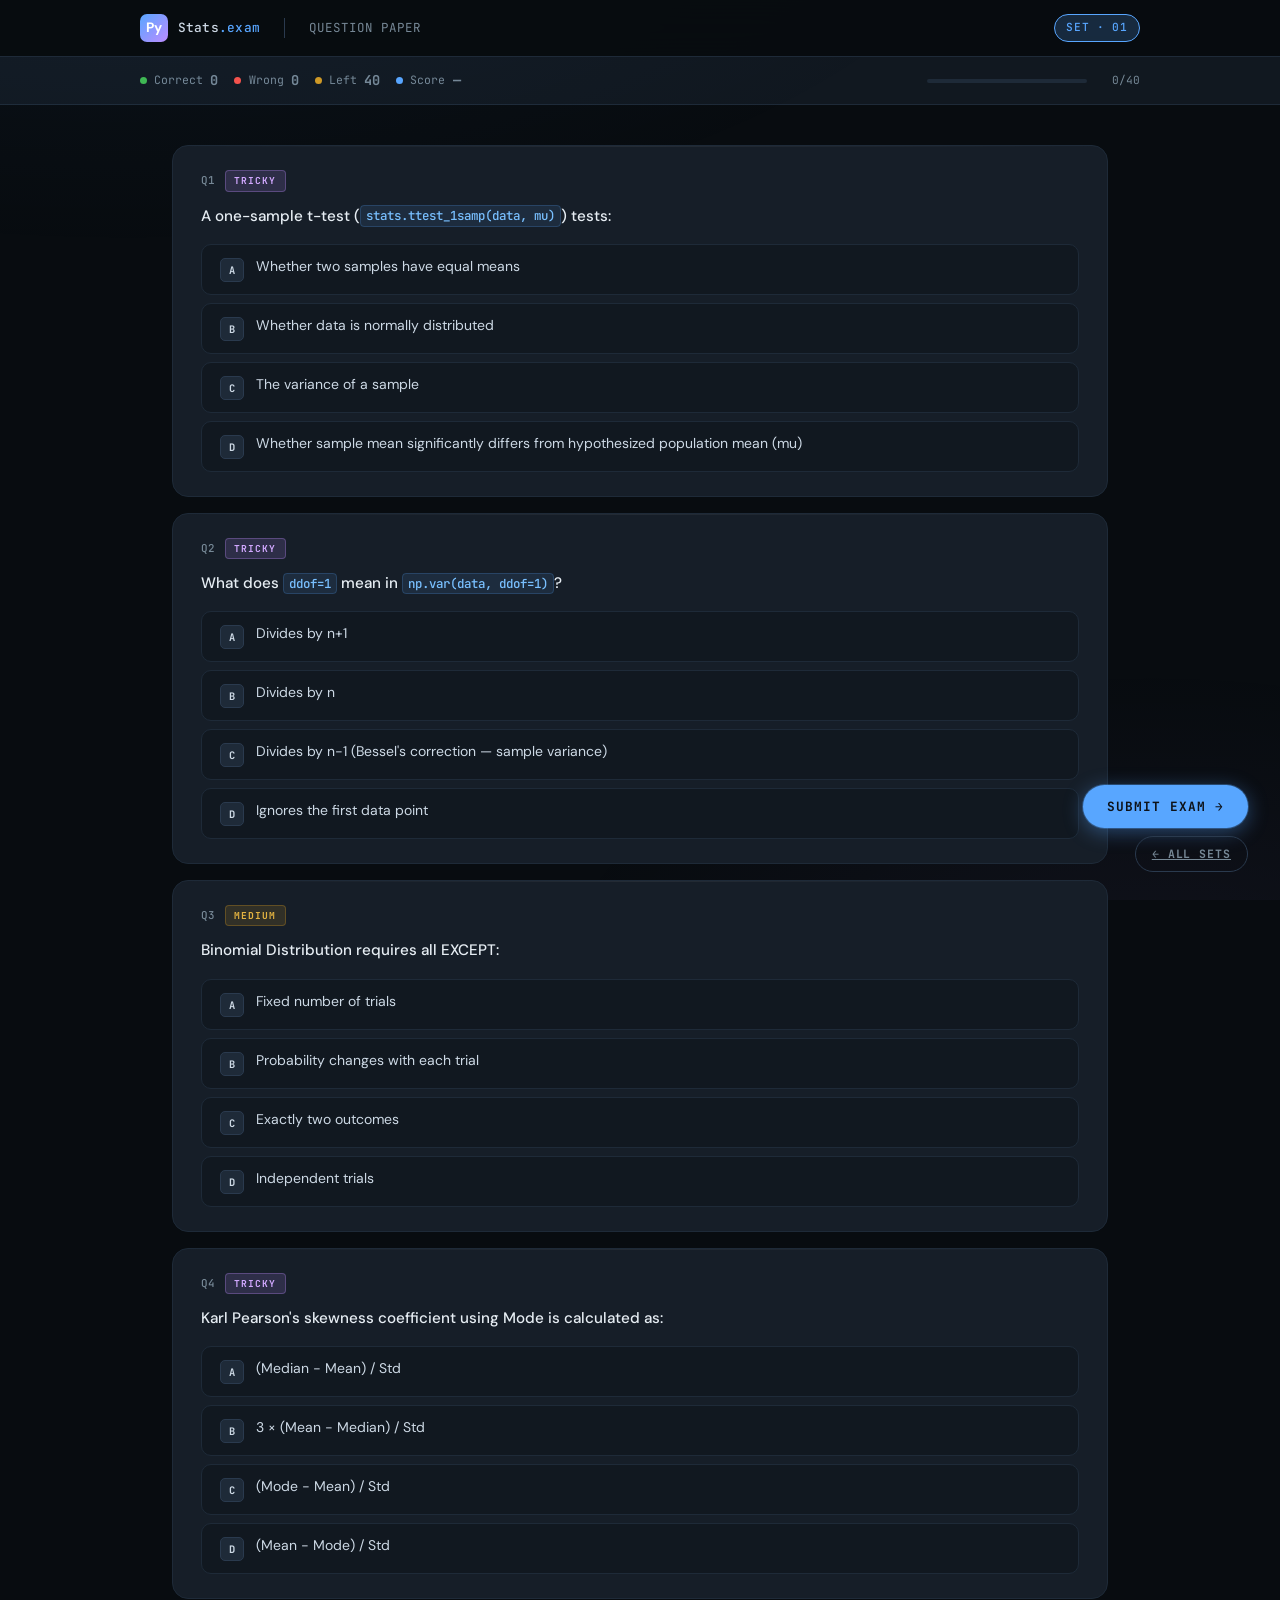
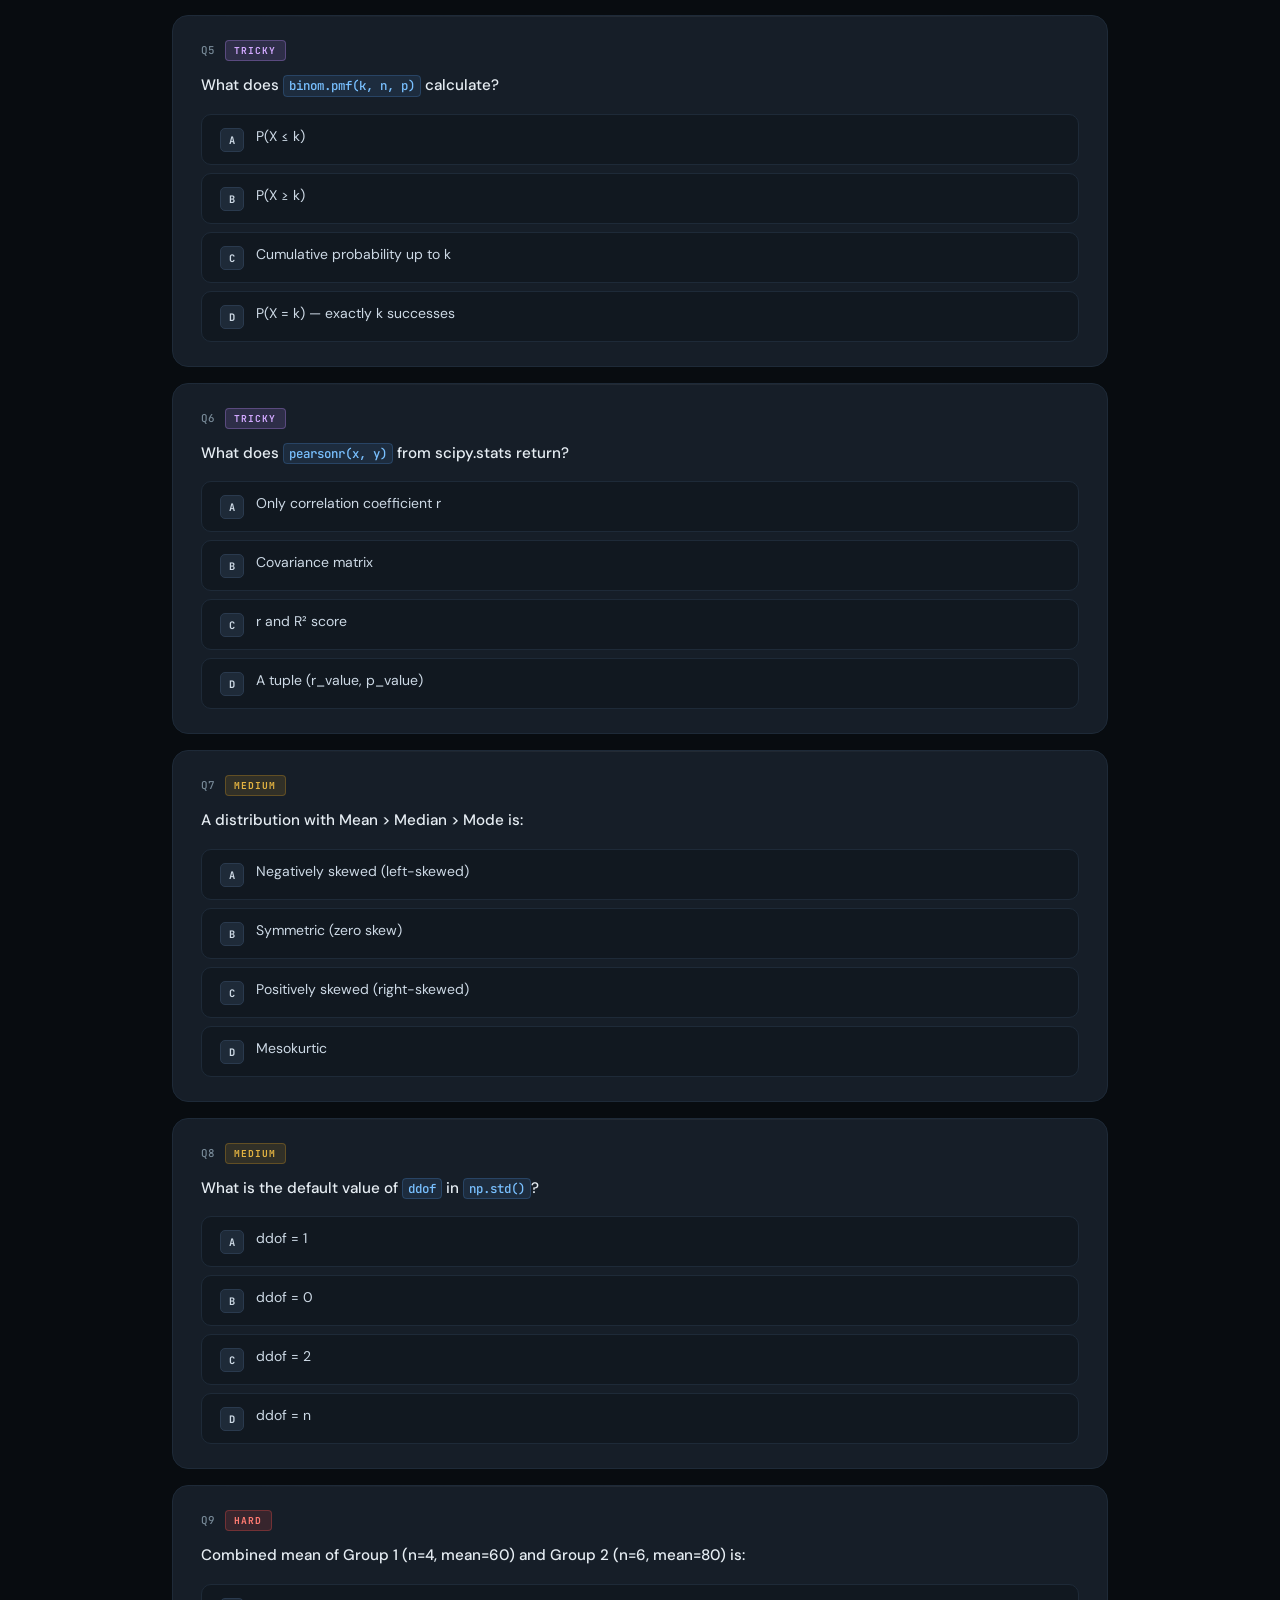
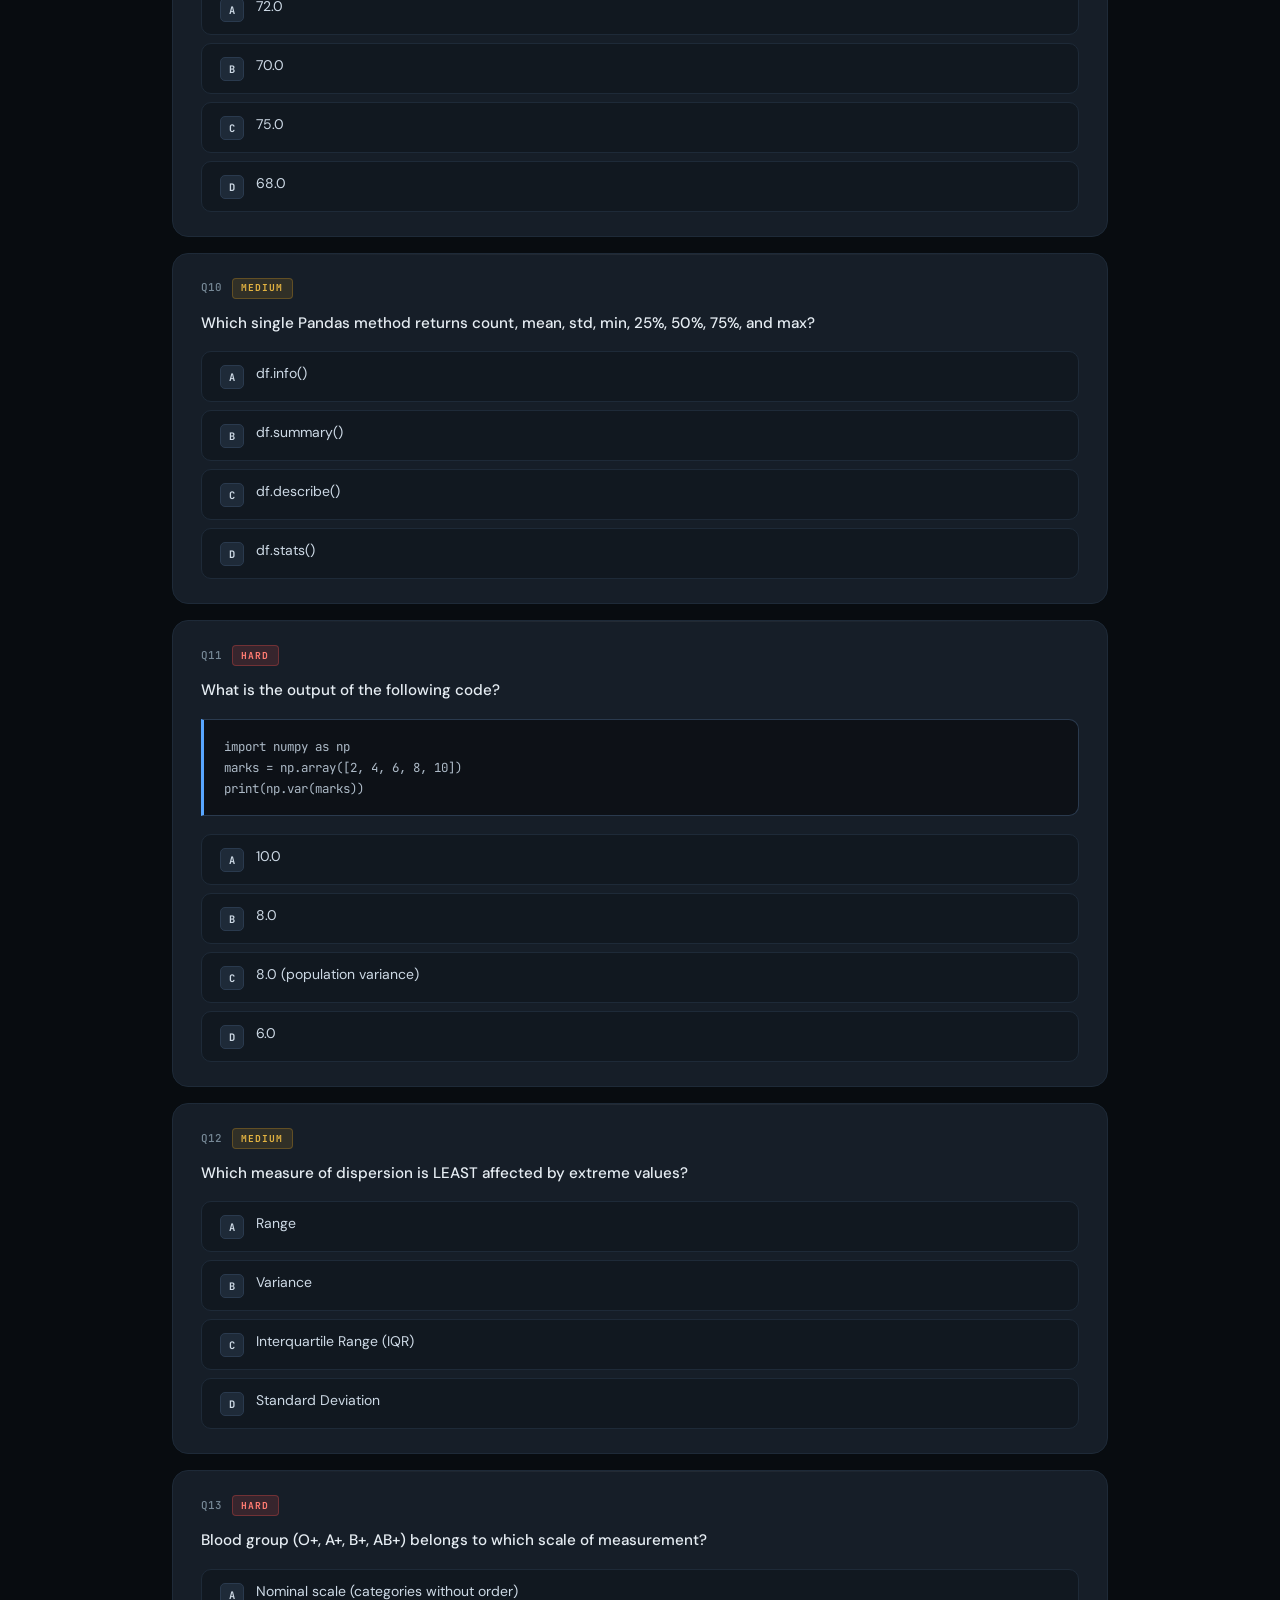
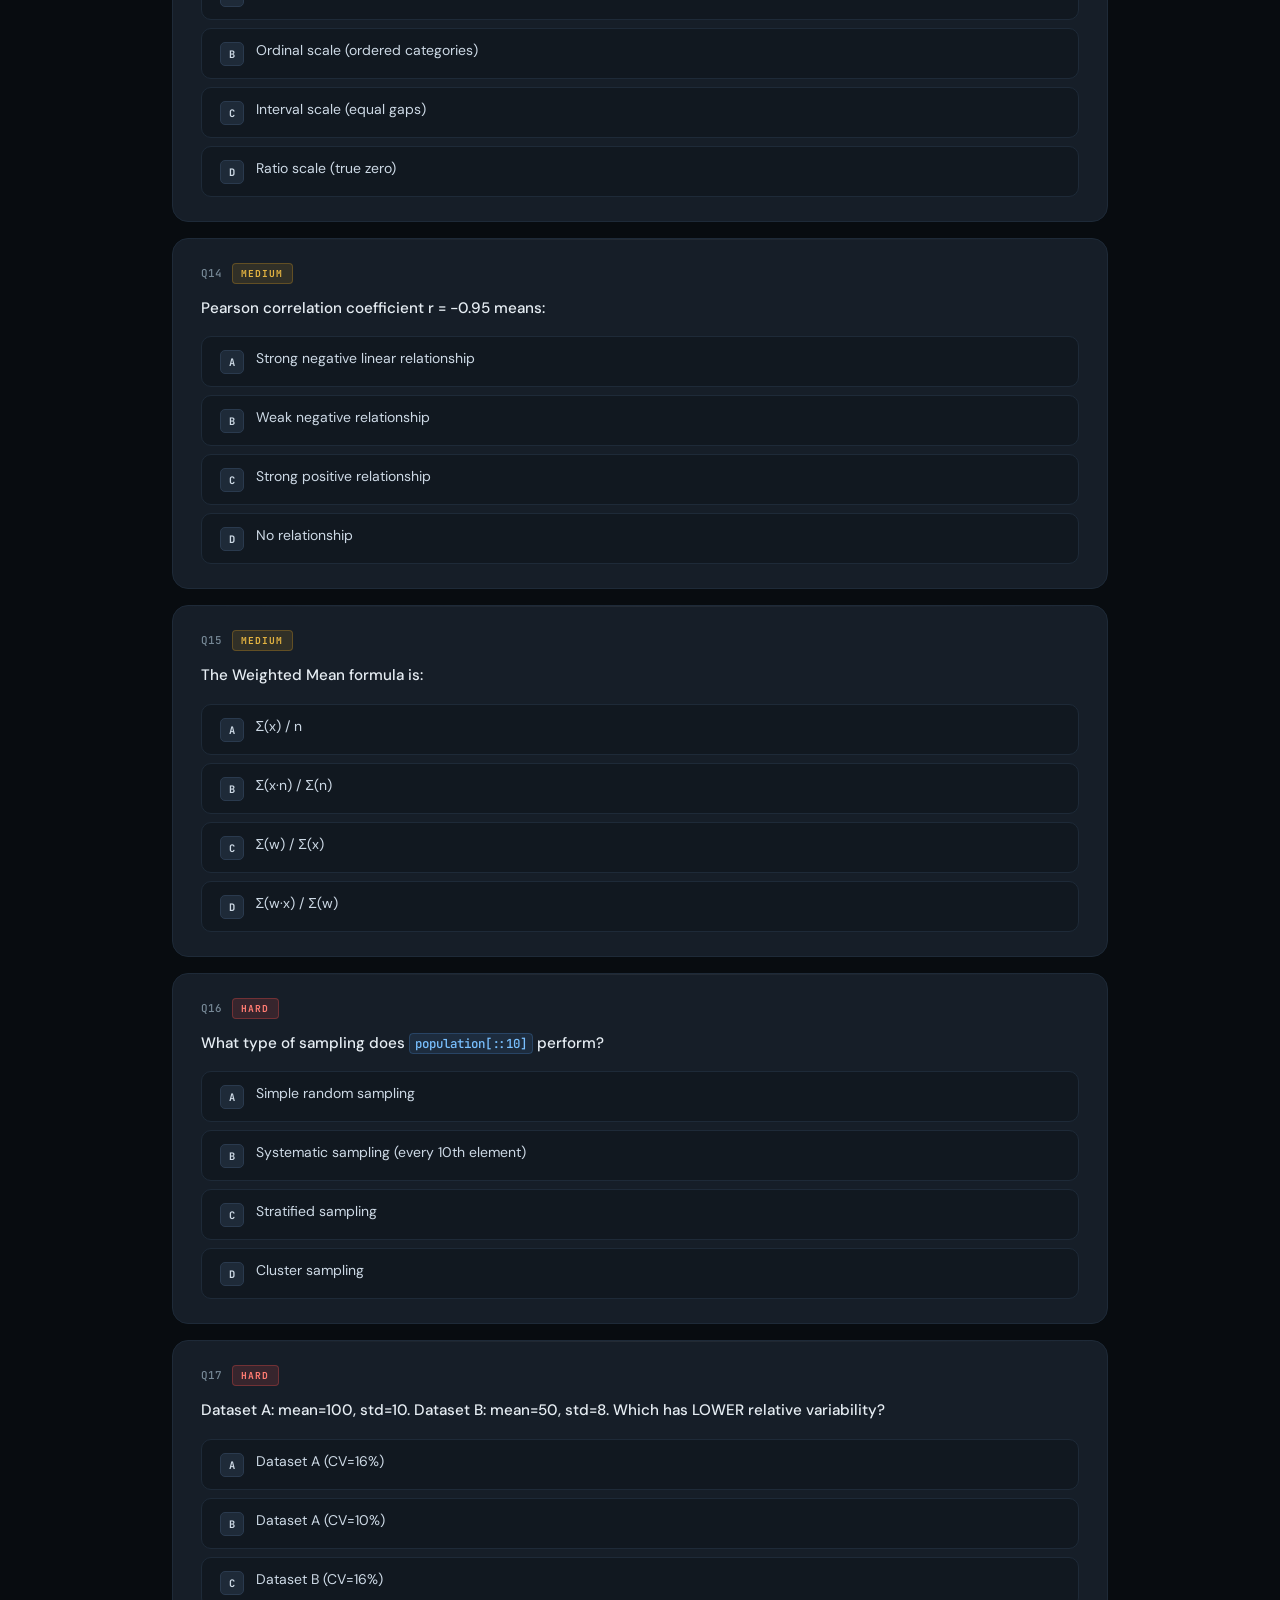
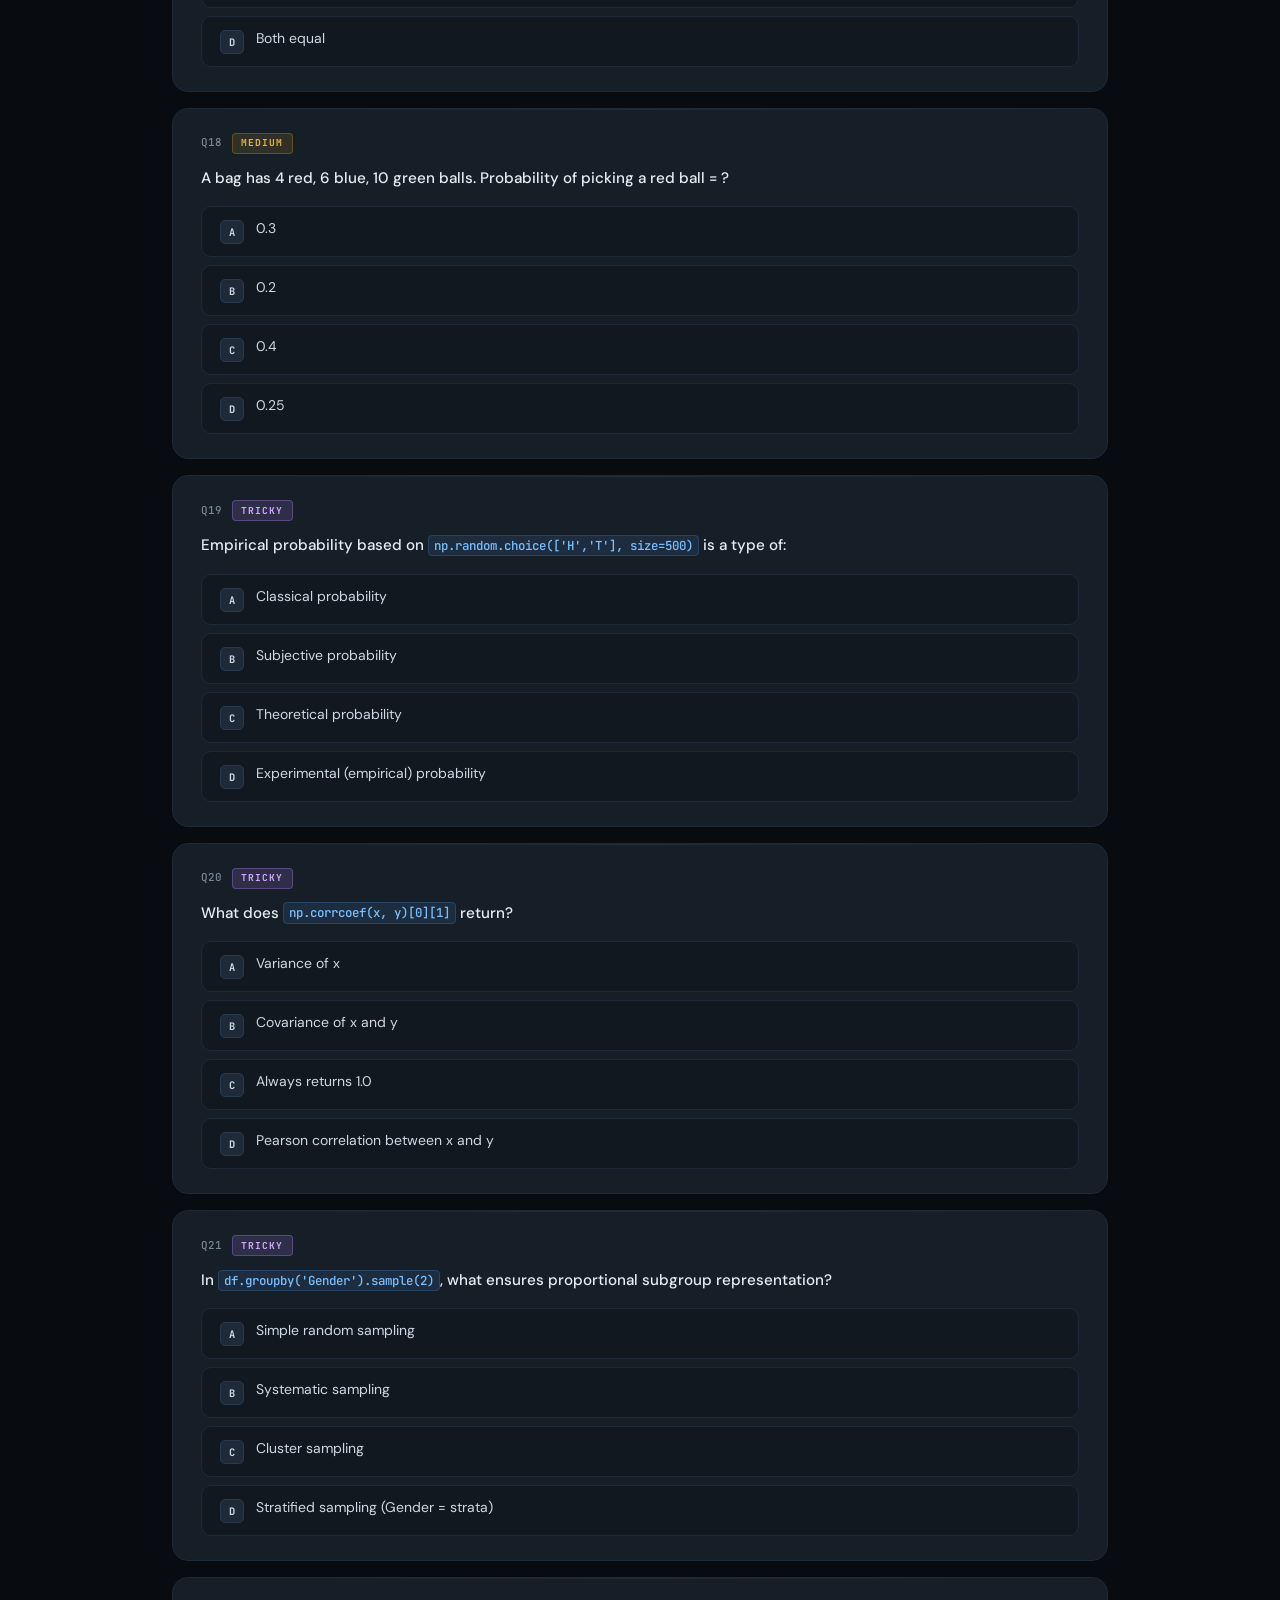
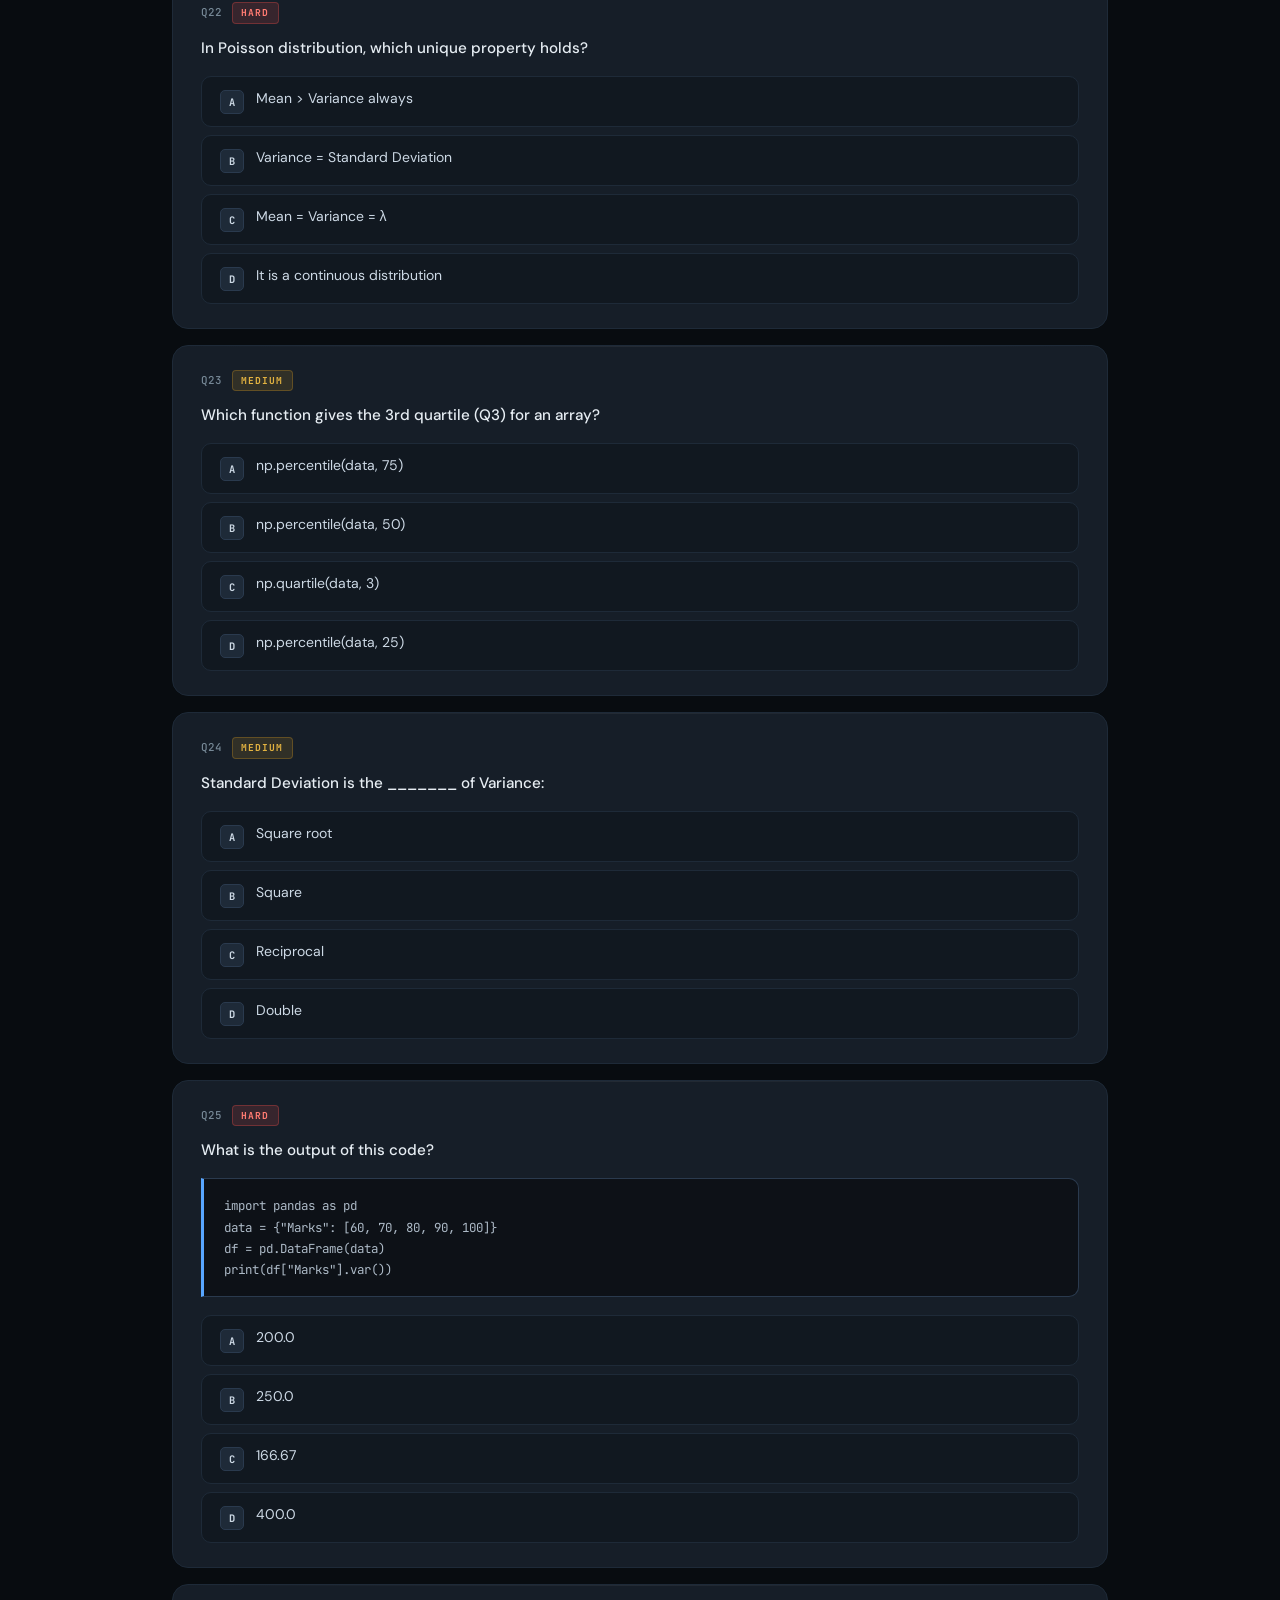
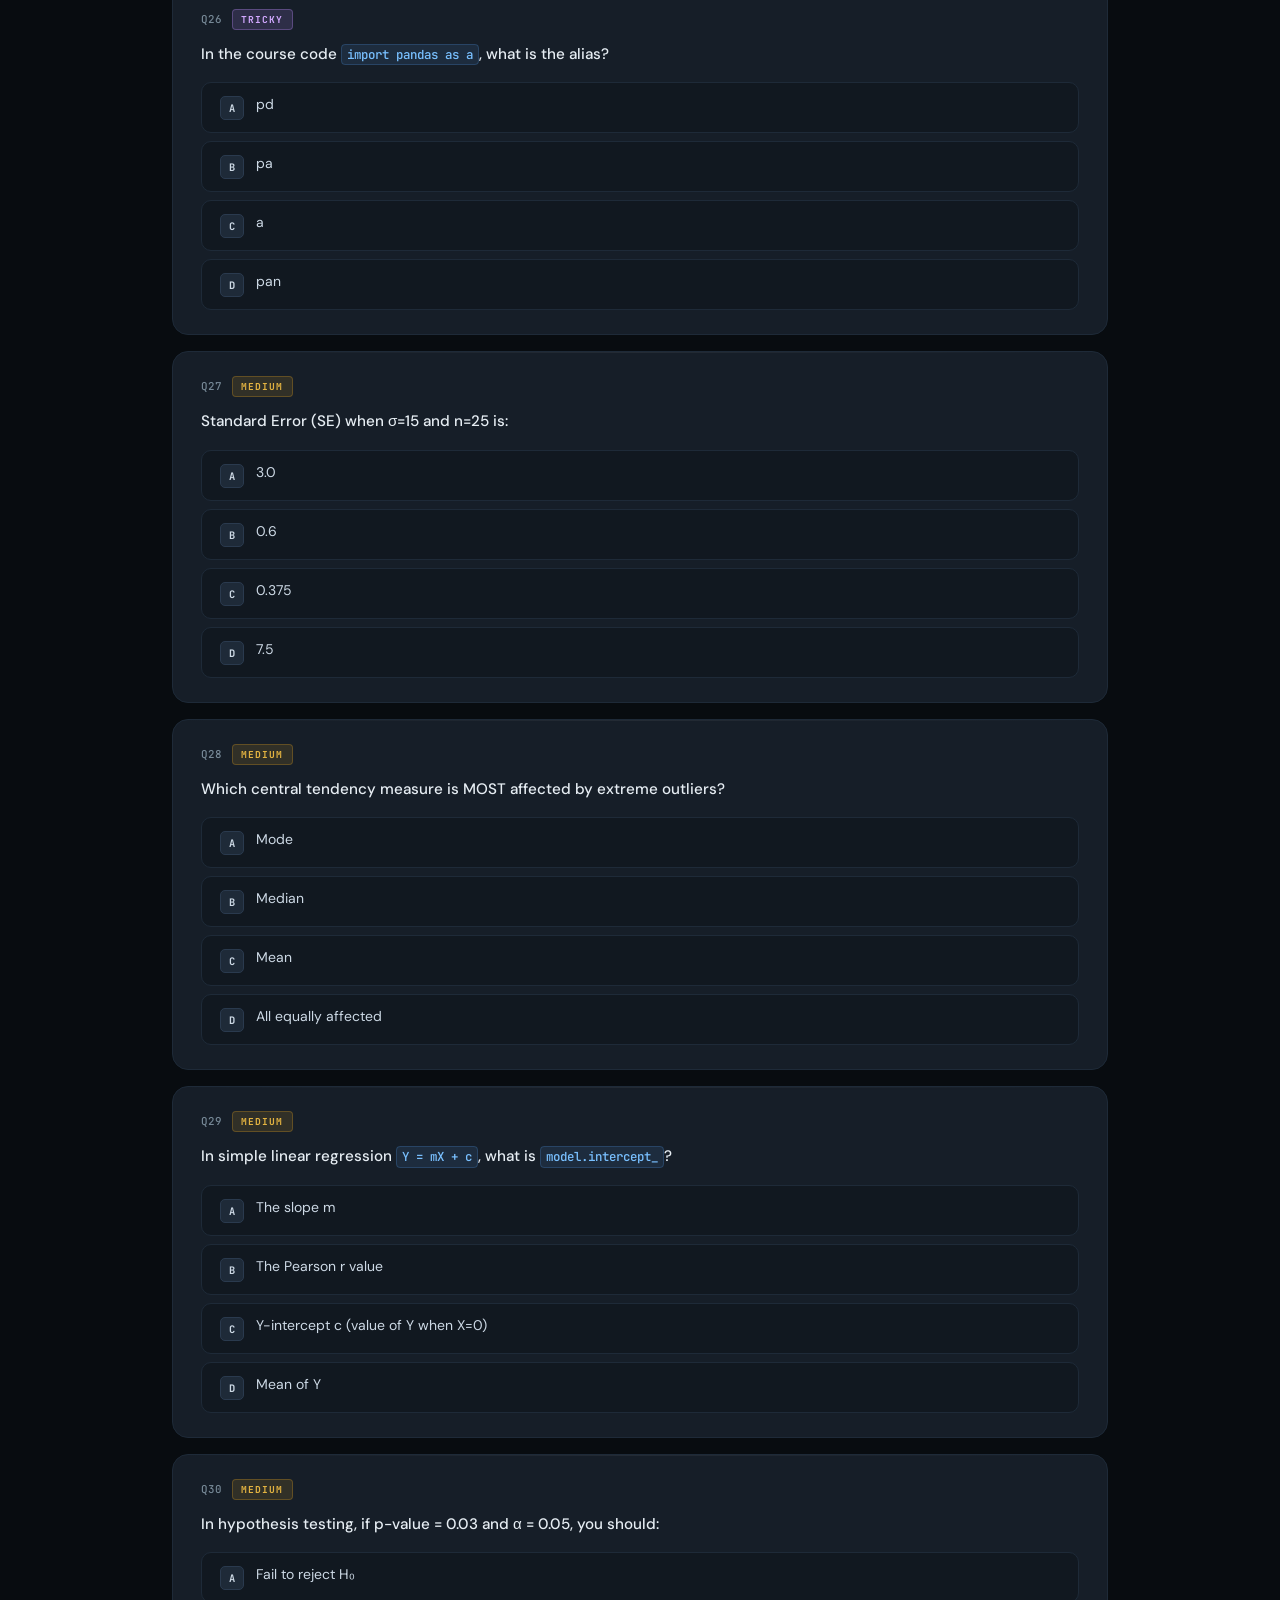
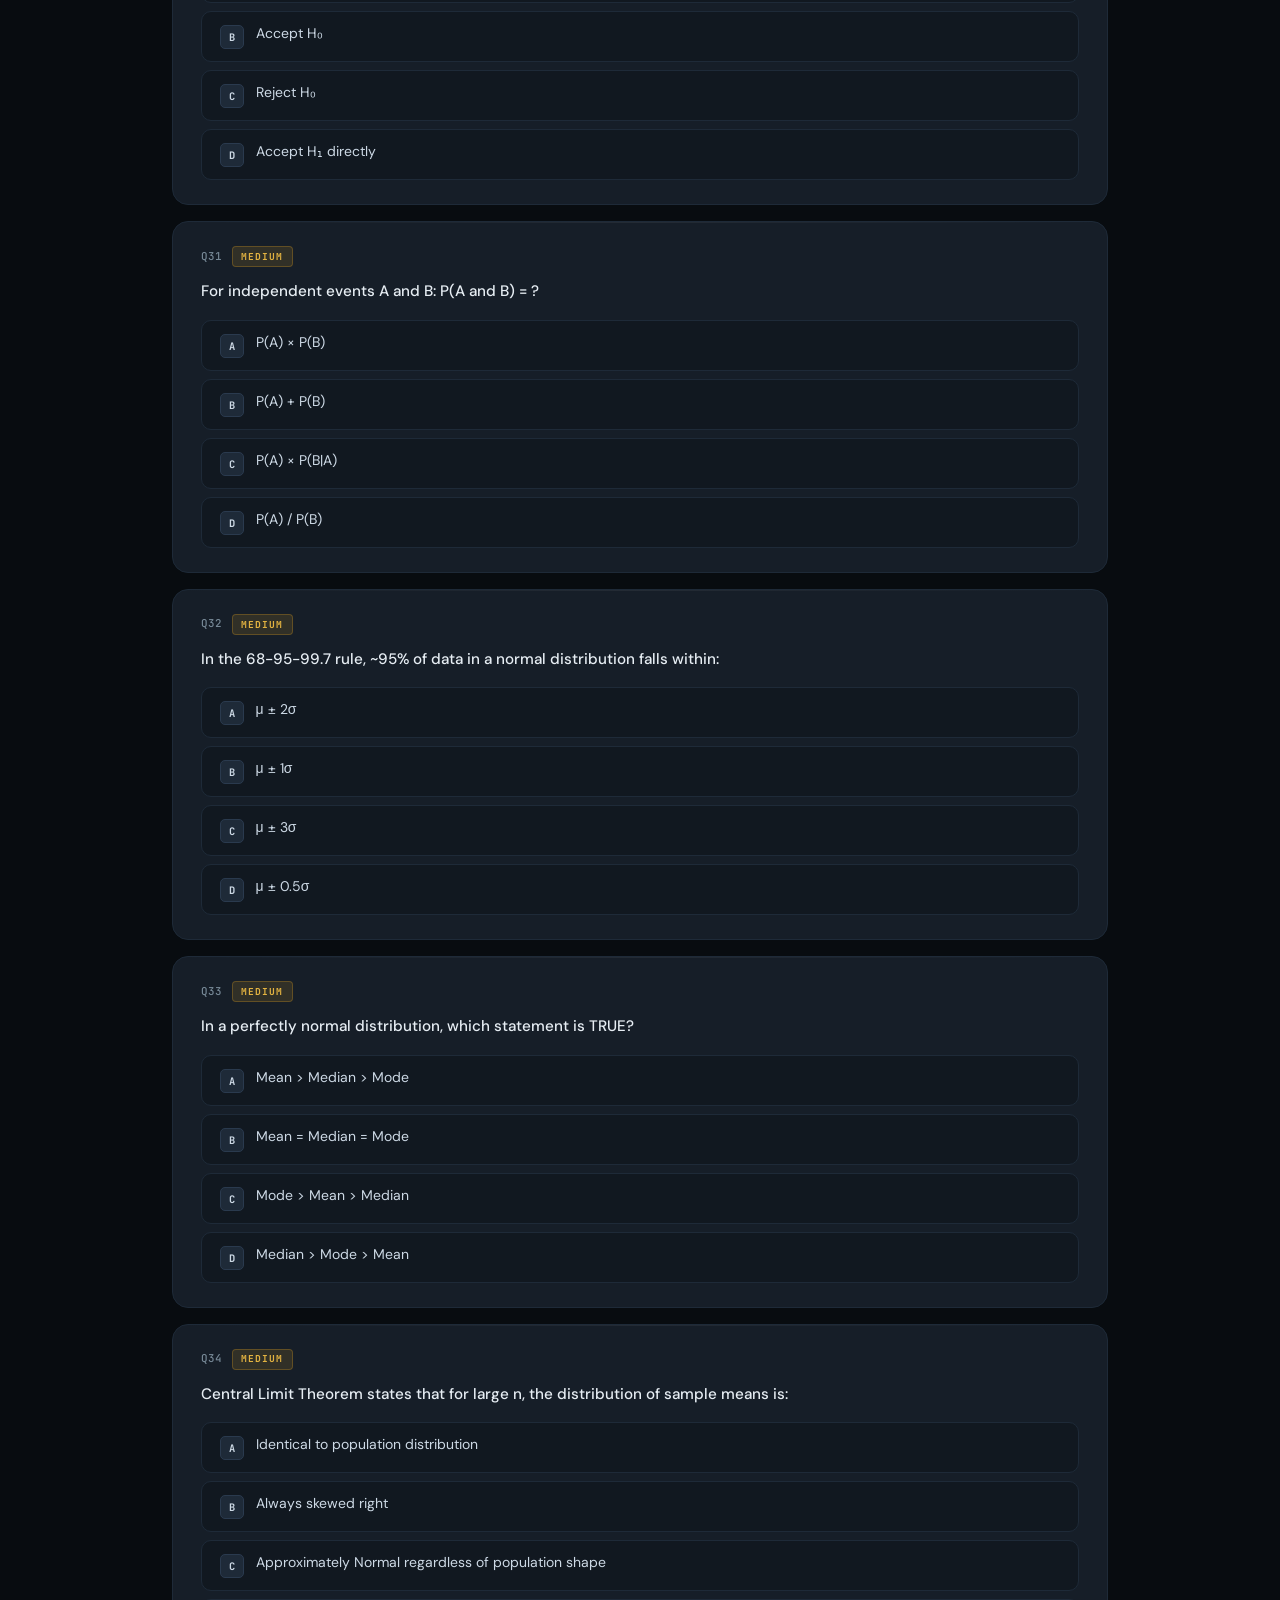
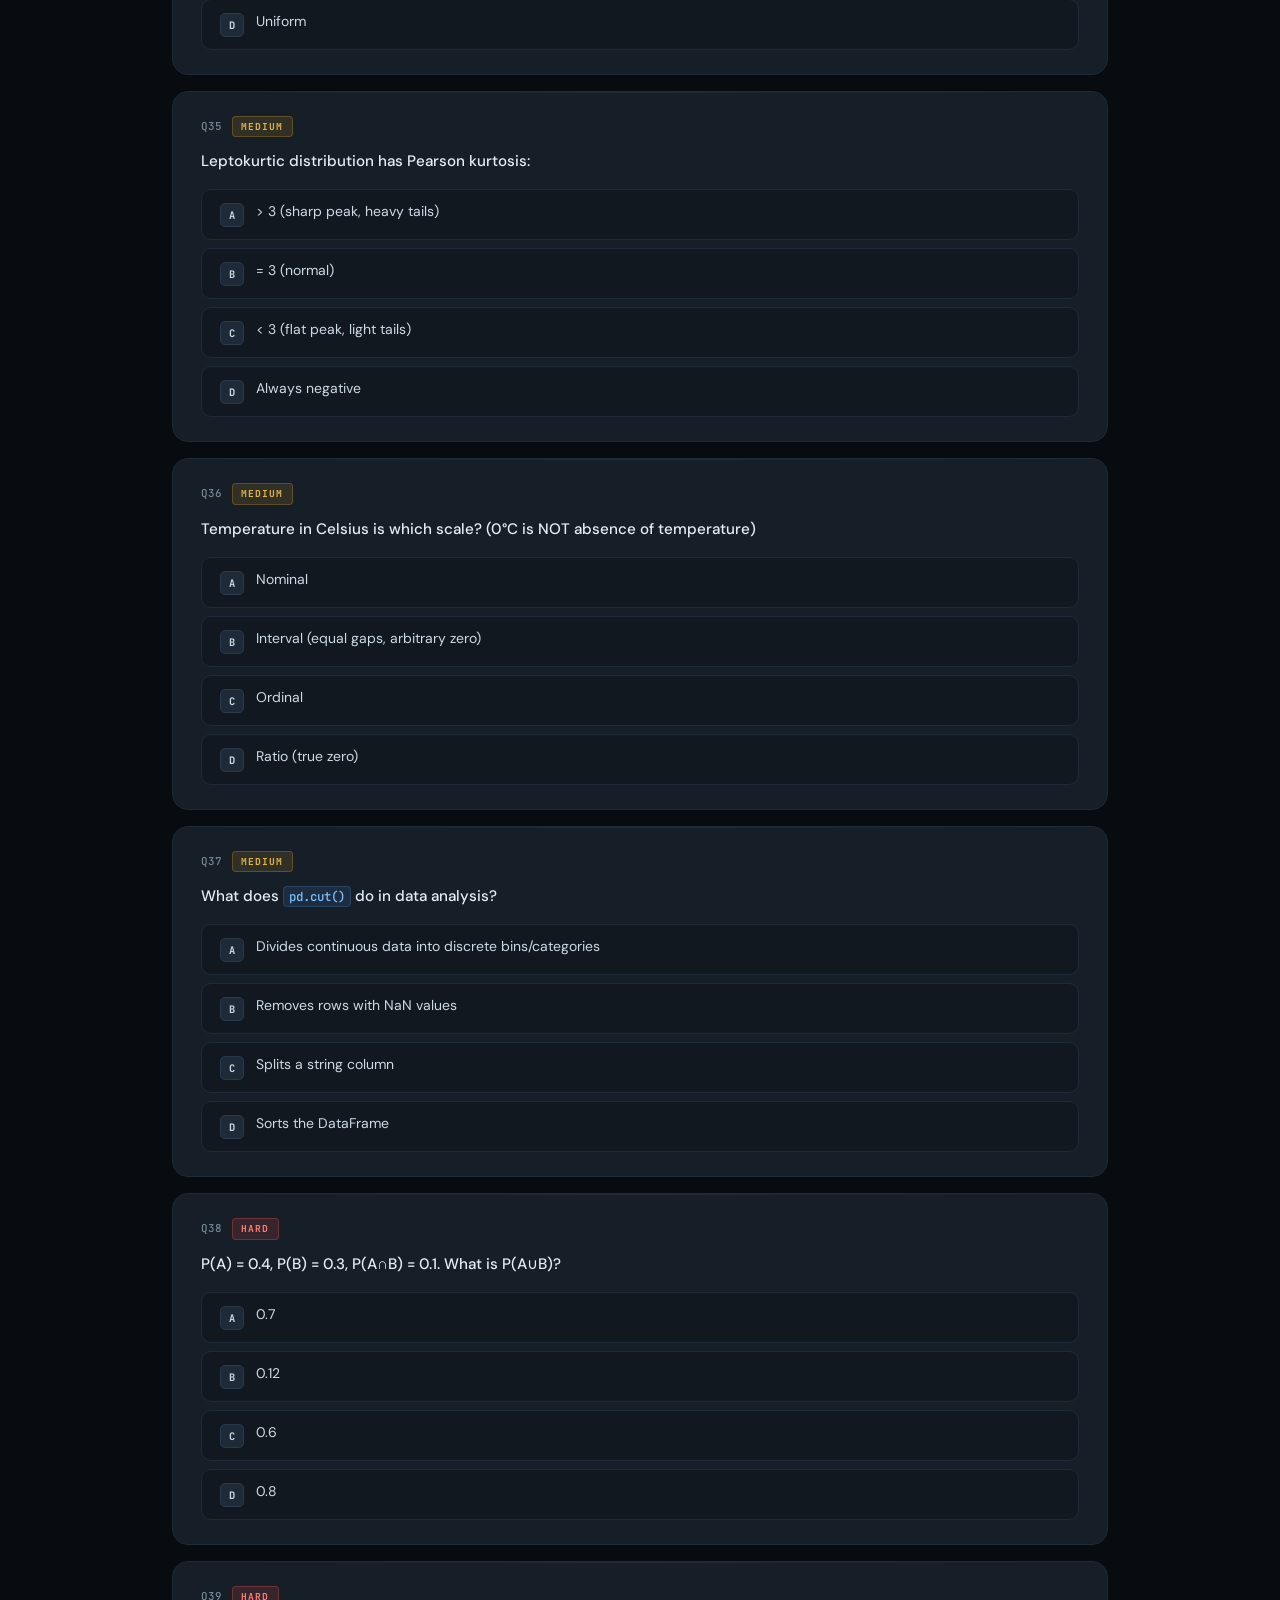
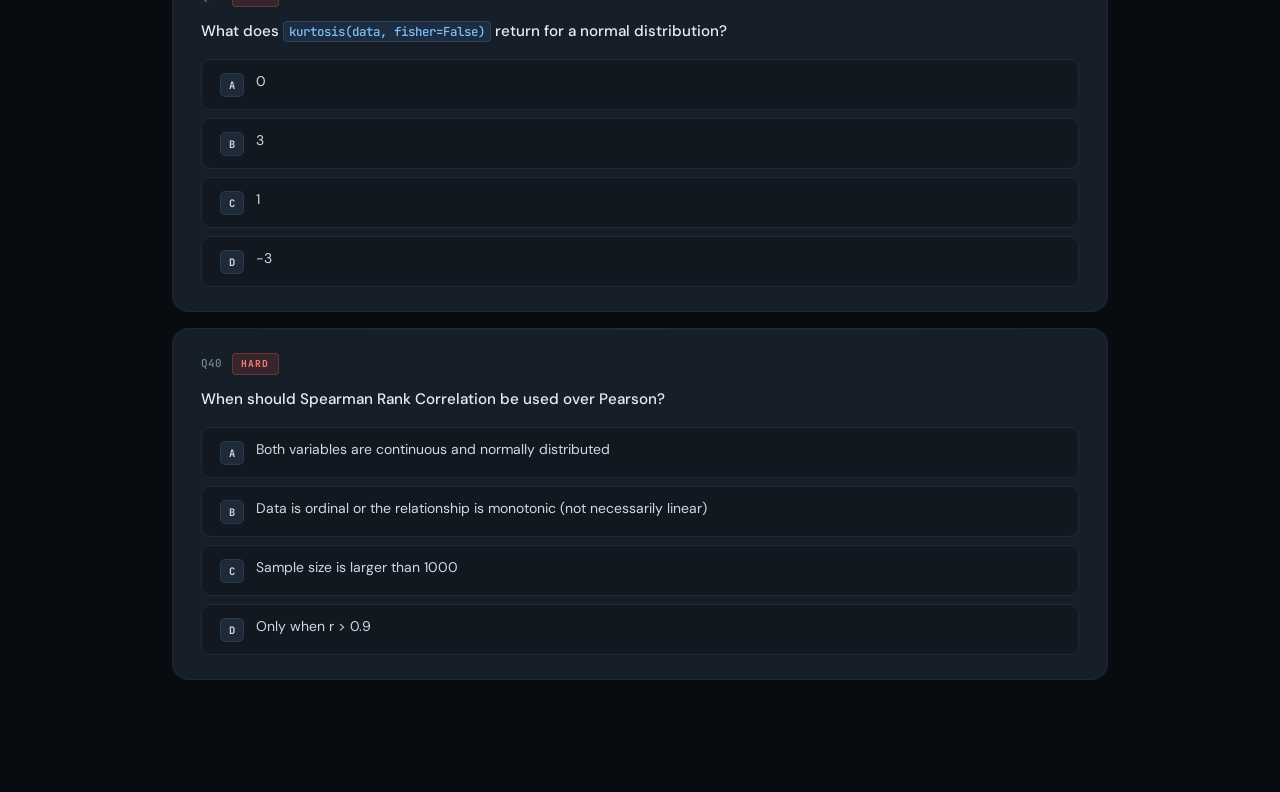
<file: set1.html>
<!DOCTYPE html>
<html lang="en">
<head>
<meta charset="UTF-8">
<meta name="viewport" content="width=device-width, initial-scale=1.0">
<title>Set 1 — Python Statistics Exam</title>
<link rel="stylesheet" href="style.css">
</head>
<body class="theme-blue">

<!-- HEADER -->
<header class="site-header">
  <div class="header-inner">
    <a href="index.html" class="header-logo">
      <div class="logo-mark">Py</div>
      <span class="logo-text">Stats<span>.exam</span></span>
    </a>
    <div class="header-divider"></div>
    <span class="header-title">Question Paper</span>
    <div class="header-right">
      <span class="set-badge">SET · 01</span>
    </div>
  </div>
</header>

<!-- HUD -->
<div class="hud">
  <div class="hud-inner">
    <div class="hud-stat"><span class="hud-dot" style="background:var(--green)"></span>Correct <strong id="hud-correct">0</strong></div>
    <div class="hud-stat"><span class="hud-dot" style="background:var(--red)"></span>Wrong <strong id="hud-wrong">0</strong></div>
    <div class="hud-stat"><span class="hud-dot" style="background:var(--yellow)"></span>Left <strong id="hud-left">40</strong></div>
    <div class="hud-stat"><span class="hud-dot" style="background:var(--accent)"></span>Score <strong id="hud-pct">—</strong></div>
    <div class="hud-progress">
      <div class="prog-track"><div class="prog-fill" id="hud-fill"></div></div>
      <span class="prog-label" id="hud-done">0/40</span>
    </div>
  </div>
</div>

<div class="main-wrap">

  <!-- ── SECTION 1: NUMPY & STATISTICS ── -->
  <div class="section-header">
    <div class="topic-chip">📐 Topic 1</div>
    <span class="section-title">NumPy &amp; Statistics Module</span>
    <span class="section-count">Q1–Q4</span>
  </div>

  <div class="q-card" id="qcard-1" data-id="1" data-correct="1">
    <div class="q-meta"><span class="q-num">Q1</span><span class="diff-pill diff-medium">Medium</span></div>
    <div class="q-text">What is the default value of <code>ddof</code> in <code>np.std()</code>?</div>
    <div class="options-grid">
      <button class="opt" onclick="pickAnswer('1',0)"><span class="opt-label">A</span>ddof = 1</button>
      <button class="opt" onclick="pickAnswer('1',1)"><span class="opt-label">B</span>ddof = 0</button>
      <button class="opt" onclick="pickAnswer('1',2)"><span class="opt-label">C</span>ddof = 2</button>
      <button class="opt" onclick="pickAnswer('1',3)"><span class="opt-label">D</span>ddof = n</button>
    </div>
    <div class="explanation"><span class="explanation-label">💡 Explanation</span>np.std() uses ddof=0 by default → population standard deviation. Use ddof=1 for sample std with Bessel's correction.</div>
  </div>

  <div class="q-card" id="qcard-2" data-id="2" data-correct="2">
    <div class="q-meta"><span class="q-num">Q2</span><span class="diff-pill diff-hard">Hard</span></div>
    <div class="q-text">What is the output of the following code?</div>
    <div class="code-block">import numpy as np
marks = np.array([2, 4, 6, 8, 10])
print(np.var(marks))</div>
    <div class="options-grid">
      <button class="opt" onclick="pickAnswer('2',0)"><span class="opt-label">A</span>10.0</button>
      <button class="opt" onclick="pickAnswer('2',1)"><span class="opt-label">B</span>8.0</button>
      <button class="opt" onclick="pickAnswer('2',2)"><span class="opt-label">C</span>8.0 (population variance)</button>
      <button class="opt" onclick="pickAnswer('2',3)"><span class="opt-label">D</span>6.0</button>
    </div>
    <div class="explanation"><span class="explanation-label">💡 Explanation</span>Mean=6. Deviations²: 16,4,0,4,16 → sum=40. Population variance (ddof=0) = 40/5 = 8.0.</div>
  </div>

  <div class="q-card" id="qcard-3" data-id="3" data-correct="0">
    <div class="q-meta"><span class="q-num">Q3</span><span class="diff-pill diff-medium">Medium</span></div>
    <div class="q-text">Which function gives the 3rd quartile (Q3) for an array?</div>
    <div class="options-grid">
      <button class="opt" onclick="pickAnswer('3',0)"><span class="opt-label">A</span>np.percentile(data, 75)</button>
      <button class="opt" onclick="pickAnswer('3',1)"><span class="opt-label">B</span>np.percentile(data, 50)</button>
      <button class="opt" onclick="pickAnswer('3',2)"><span class="opt-label">C</span>np.quartile(data, 3)</button>
      <button class="opt" onclick="pickAnswer('3',3)"><span class="opt-label">D</span>np.percentile(data, 25)</button>
    </div>
    <div class="explanation"><span class="explanation-label">💡 Explanation</span>Q3 = 75th percentile = np.percentile(data, 75). Q1=25th, Q2=50th (median), Q3=75th.</div>
  </div>

  <div class="q-card" id="qcard-4" data-id="4" data-correct="3">
    <div class="q-meta"><span class="q-num">Q4</span><span class="diff-pill diff-tricky">Tricky</span></div>
    <div class="q-text">What does <code>np.corrcoef(x, y)[0][1]</code> return?</div>
    <div class="options-grid">
      <button class="opt" onclick="pickAnswer('4',0)"><span class="opt-label">A</span>Variance of x</button>
      <button class="opt" onclick="pickAnswer('4',1)"><span class="opt-label">B</span>Covariance of x and y</button>
      <button class="opt" onclick="pickAnswer('4',2)"><span class="opt-label">C</span>Always returns 1.0</button>
      <button class="opt" onclick="pickAnswer('4',3)"><span class="opt-label">D</span>Pearson correlation between x and y</button>
    </div>
    <div class="explanation"><span class="explanation-label">💡 Explanation</span>np.corrcoef returns a 2×2 matrix. [0][0]=[1][1]=1 (self-correlation). [0][1] or [1][0] = Pearson r between x and y.</div>
  </div>

  <!-- ── SECTION 2: PANDAS ── -->
  <div class="section-header">
    <div class="topic-chip">🐼 Topic 2</div>
    <span class="section-title">Pandas — DataFrames &amp; Analysis</span>
    <span class="section-count">Q5–Q8</span>
  </div>

  <div class="q-card" id="qcard-5" data-id="5" data-correct="2">
    <div class="q-meta"><span class="q-num">Q5</span><span class="diff-pill diff-medium">Medium</span></div>
    <div class="q-text">Which single Pandas method returns count, mean, std, min, 25%, 50%, 75%, and max?</div>
    <div class="options-grid">
      <button class="opt" onclick="pickAnswer('5',0)"><span class="opt-label">A</span>df.info()</button>
      <button class="opt" onclick="pickAnswer('5',1)"><span class="opt-label">B</span>df.summary()</button>
      <button class="opt" onclick="pickAnswer('5',2)"><span class="opt-label">C</span>df.describe()</button>
      <button class="opt" onclick="pickAnswer('5',3)"><span class="opt-label">D</span>df.stats()</button>
    </div>
    <div class="explanation"><span class="explanation-label">💡 Explanation</span>df.describe() returns full summary statistics for numeric columns. df.info() shows dtypes and null counts.</div>
  </div>

  <div class="q-card" id="qcard-6" data-id="6" data-correct="1">
    <div class="q-meta"><span class="q-num">Q6</span><span class="diff-pill diff-hard">Hard</span></div>
    <div class="q-text">What is the output of this code?</div>
    <div class="code-block">import pandas as pd
data = {"Marks": [60, 70, 80, 90, 100]}
df = pd.DataFrame(data)
print(df["Marks"].var())</div>
    <div class="options-grid">
      <button class="opt" onclick="pickAnswer('6',0)"><span class="opt-label">A</span>200.0</button>
      <button class="opt" onclick="pickAnswer('6',1)"><span class="opt-label">B</span>250.0</button>
      <button class="opt" onclick="pickAnswer('6',2)"><span class="opt-label">C</span>166.67</button>
      <button class="opt" onclick="pickAnswer('6',3)"><span class="opt-label">D</span>400.0</button>
    </div>
    <div class="explanation"><span class="explanation-label">💡 Explanation</span>Pandas var() uses ddof=1 (sample). Mean=80. Deviations²: 400,100,0,100,400 → sum=1000. Sample var = 1000/4 = 250.0.</div>
  </div>

  <div class="q-card" id="qcard-7" data-id="7" data-correct="0">
    <div class="q-meta"><span class="q-num">Q7</span><span class="diff-pill diff-medium">Medium</span></div>
    <div class="q-text">What does <code>pd.cut()</code> do in data analysis?</div>
    <div class="options-grid">
      <button class="opt" onclick="pickAnswer('7',0)"><span class="opt-label">A</span>Divides continuous data into discrete bins/categories</button>
      <button class="opt" onclick="pickAnswer('7',1)"><span class="opt-label">B</span>Removes rows with NaN values</button>
      <button class="opt" onclick="pickAnswer('7',2)"><span class="opt-label">C</span>Splits a string column</button>
      <button class="opt" onclick="pickAnswer('7',3)"><span class="opt-label">D</span>Sorts the DataFrame</button>
    </div>
    <div class="explanation"><span class="explanation-label">💡 Explanation</span>pd.cut() discretizes a continuous variable into bins — used for grade categories (Fail/Pass/Distinction) or class intervals.</div>
  </div>

  <div class="q-card" id="qcard-8" data-id="8" data-correct="2">
    <div class="q-meta"><span class="q-num">Q8</span><span class="diff-pill diff-tricky">Tricky</span></div>
    <div class="q-text">In the course code <code>import pandas as a</code>, what is the alias?</div>
    <div class="options-grid">
      <button class="opt" onclick="pickAnswer('8',0)"><span class="opt-label">A</span>pd</button>
      <button class="opt" onclick="pickAnswer('8',1)"><span class="opt-label">B</span>pa</button>
      <button class="opt" onclick="pickAnswer('8',2)"><span class="opt-label">C</span>a</button>
      <button class="opt" onclick="pickAnswer('8',3)"><span class="opt-label">D</span>pan</button>
    </div>
    <div class="explanation"><span class="explanation-label">💡 Explanation</span>The course non-standardly imported pandas as 'a'. Standard convention is 'pd'. This is a common trick question.</div>
  </div>

  <!-- ── SECTION 3: CENTRAL TENDENCY ── -->
  <div class="section-header">
    <div class="topic-chip">📊 Topic 3</div>
    <span class="section-title">Measures of Central Tendency</span>
    <span class="section-count">Q9–Q12</span>
  </div>

  <div class="q-card" id="qcard-9" data-id="9" data-correct="1">
    <div class="q-meta"><span class="q-num">Q9</span><span class="diff-pill diff-medium">Medium</span></div>
    <div class="q-text">In a perfectly normal distribution, which statement is TRUE?</div>
    <div class="options-grid">
      <button class="opt" onclick="pickAnswer('9',0)"><span class="opt-label">A</span>Mean &gt; Median &gt; Mode</button>
      <button class="opt" onclick="pickAnswer('9',1)"><span class="opt-label">B</span>Mean = Median = Mode</button>
      <button class="opt" onclick="pickAnswer('9',2)"><span class="opt-label">C</span>Mode &gt; Mean &gt; Median</button>
      <button class="opt" onclick="pickAnswer('9',3)"><span class="opt-label">D</span>Median &gt; Mode &gt; Mean</button>
    </div>
    <div class="explanation"><span class="explanation-label">💡 Explanation</span>A symmetric normal distribution: Mean = Median = Mode, all located at the center peak.</div>
  </div>

  <div class="q-card" id="qcard-10" data-id="10" data-correct="0">
    <div class="q-meta"><span class="q-num">Q10</span><span class="diff-pill diff-hard">Hard</span></div>
    <div class="q-text">Combined mean of Group 1 (n=4, mean=60) and Group 2 (n=6, mean=80) is:</div>
    <div class="options-grid">
      <button class="opt" onclick="pickAnswer('10',0)"><span class="opt-label">A</span>72.0</button>
      <button class="opt" onclick="pickAnswer('10',1)"><span class="opt-label">B</span>70.0</button>
      <button class="opt" onclick="pickAnswer('10',2)"><span class="opt-label">C</span>75.0</button>
      <button class="opt" onclick="pickAnswer('10',3)"><span class="opt-label">D</span>68.0</button>
    </div>
    <div class="explanation"><span class="explanation-label">💡 Explanation</span>Combined mean = (n₁×mean₁ + n₂×mean₂)/(n₁+n₂) = (4×60 + 6×80)/10 = (240+480)/10 = 720/10 = 72.0.</div>
  </div>

  <div class="q-card" id="qcard-11" data-id="11" data-correct="2">
    <div class="q-meta"><span class="q-num">Q11</span><span class="diff-pill diff-medium">Medium</span></div>
    <div class="q-text">Which central tendency measure is MOST affected by extreme outliers?</div>
    <div class="options-grid">
      <button class="opt" onclick="pickAnswer('11',0)"><span class="opt-label">A</span>Mode</button>
      <button class="opt" onclick="pickAnswer('11',1)"><span class="opt-label">B</span>Median</button>
      <button class="opt" onclick="pickAnswer('11',2)"><span class="opt-label">C</span>Mean</button>
      <button class="opt" onclick="pickAnswer('11',3)"><span class="opt-label">D</span>All equally affected</button>
    </div>
    <div class="explanation"><span class="explanation-label">💡 Explanation</span>The mean includes all values in its calculation, so extreme values pull it strongly. Median and mode are resistant to outliers.</div>
  </div>

  <div class="q-card" id="qcard-12" data-id="12" data-correct="3">
    <div class="q-meta"><span class="q-num">Q12</span><span class="diff-pill diff-medium">Medium</span></div>
    <div class="q-text">The Weighted Mean formula is:</div>
    <div class="options-grid">
      <button class="opt" onclick="pickAnswer('12',0)"><span class="opt-label">A</span>Σ(x) / n</button>
      <button class="opt" onclick="pickAnswer('12',1)"><span class="opt-label">B</span>Σ(x·n) / Σ(n)</button>
      <button class="opt" onclick="pickAnswer('12',2)"><span class="opt-label">C</span>Σ(w) / Σ(x)</button>
      <button class="opt" onclick="pickAnswer('12',3)"><span class="opt-label">D</span>Σ(w·x) / Σ(w)</button>
    </div>
    <div class="explanation"><span class="explanation-label">💡 Explanation</span>Weighted mean = Σ(weight × value) / Σ(weights). Each value is scaled by its relative importance (weight).</div>
  </div>

  <!-- ── SECTION 4: DISPERSION ── -->
  <div class="section-header">
    <div class="topic-chip">📏 Topic 4</div>
    <span class="section-title">Measures of Dispersion</span>
    <span class="section-count">Q13–Q16</span>
  </div>

  <div class="q-card" id="qcard-13" data-id="13" data-correct="2">
    <div class="q-meta"><span class="q-num">Q13</span><span class="diff-pill diff-medium">Medium</span></div>
    <div class="q-text">Which measure of dispersion is LEAST affected by extreme values?</div>
    <div class="options-grid">
      <button class="opt" onclick="pickAnswer('13',0)"><span class="opt-label">A</span>Range</button>
      <button class="opt" onclick="pickAnswer('13',1)"><span class="opt-label">B</span>Variance</button>
      <button class="opt" onclick="pickAnswer('13',2)"><span class="opt-label">C</span>Interquartile Range (IQR)</button>
      <button class="opt" onclick="pickAnswer('13',3)"><span class="opt-label">D</span>Standard Deviation</button>
    </div>
    <div class="explanation"><span class="explanation-label">💡 Explanation</span>IQR = Q3 - Q1 uses only the middle 50% of data — completely immune to extreme outliers.</div>
  </div>

  <div class="q-card" id="qcard-14" data-id="14" data-correct="1">
    <div class="q-meta"><span class="q-num">Q14</span><span class="diff-pill diff-hard">Hard</span></div>
    <div class="q-text">Dataset A: mean=100, std=10. Dataset B: mean=50, std=8. Which has LOWER relative variability?</div>
    <div class="options-grid">
      <button class="opt" onclick="pickAnswer('14',0)"><span class="opt-label">A</span>Dataset A (CV=16%)</button>
      <button class="opt" onclick="pickAnswer('14',1)"><span class="opt-label">B</span>Dataset A (CV=10%)</button>
      <button class="opt" onclick="pickAnswer('14',2)"><span class="opt-label">C</span>Dataset B (CV=16%)</button>
      <button class="opt" onclick="pickAnswer('14',3)"><span class="opt-label">D</span>Both equal</button>
    </div>
    <div class="explanation"><span class="explanation-label">💡 Explanation</span>CV_A = 10/100×100 = 10%. CV_B = 8/50×100 = 16%. Lower CV = less relative variability. Dataset A is more consistent.</div>
  </div>

  <div class="q-card" id="qcard-15" data-id="15" data-correct="0">
    <div class="q-meta"><span class="q-num">Q15</span><span class="diff-pill diff-medium">Medium</span></div>
    <div class="q-text">Standard Deviation is the _______ of Variance:</div>
    <div class="options-grid">
      <button class="opt" onclick="pickAnswer('15',0)"><span class="opt-label">A</span>Square root</button>
      <button class="opt" onclick="pickAnswer('15',1)"><span class="opt-label">B</span>Square</button>
      <button class="opt" onclick="pickAnswer('15',2)"><span class="opt-label">C</span>Reciprocal</button>
      <button class="opt" onclick="pickAnswer('15',3)"><span class="opt-label">D</span>Double</button>
    </div>
    <div class="explanation"><span class="explanation-label">💡 Explanation</span>SD = √Variance. Standard deviation is in the same units as the data; variance is in squared units.</div>
  </div>

  <div class="q-card" id="qcard-16" data-id="16" data-correct="2">
    <div class="q-meta"><span class="q-num">Q16</span><span class="diff-pill diff-tricky">Tricky</span></div>
    <div class="q-text">What does <code>ddof=1</code> mean in <code>np.var(data, ddof=1)</code>?</div>
    <div class="options-grid">
      <button class="opt" onclick="pickAnswer('16',0)"><span class="opt-label">A</span>Divides by n+1</button>
      <button class="opt" onclick="pickAnswer('16',1)"><span class="opt-label">B</span>Divides by n</button>
      <button class="opt" onclick="pickAnswer('16',2)"><span class="opt-label">C</span>Divides by n−1 (Bessel's correction — sample variance)</button>
      <button class="opt" onclick="pickAnswer('16',3)"><span class="opt-label">D</span>Ignores the first data point</button>
    </div>
    <div class="explanation"><span class="explanation-label">💡 Explanation</span>ddof=1 means "subtract 1 degree of freedom" → divide by (n-1). This gives unbiased sample variance (Bessel's correction).</div>
  </div>

  <!-- ── SECTION 5: SKEWNESS & KURTOSIS ── -->
  <div class="section-header">
    <div class="topic-chip">〰️ Topic 5</div>
    <span class="section-title">Skewness &amp; Kurtosis</span>
    <span class="section-count">Q17–Q20</span>
  </div>

  <div class="q-card" id="qcard-17" data-id="17" data-correct="2">
    <div class="q-meta"><span class="q-num">Q17</span><span class="diff-pill diff-medium">Medium</span></div>
    <div class="q-text">A distribution with Mean &gt; Median &gt; Mode is:</div>
    <div class="options-grid">
      <button class="opt" onclick="pickAnswer('17',0)"><span class="opt-label">A</span>Negatively skewed (left-skewed)</button>
      <button class="opt" onclick="pickAnswer('17',1)"><span class="opt-label">B</span>Symmetric (zero skew)</button>
      <button class="opt" onclick="pickAnswer('17',2)"><span class="opt-label">C</span>Positively skewed (right-skewed)</button>
      <button class="opt" onclick="pickAnswer('17',3)"><span class="opt-label">D</span>Mesokurtic</button>
    </div>
    <div class="explanation"><span class="explanation-label">💡 Explanation</span>Positive (right) skew: tail extends right. Mean is pulled toward outliers → Mean > Median > Mode.</div>
  </div>

  <div class="q-card" id="qcard-18" data-id="18" data-correct="1">
    <div class="q-meta"><span class="q-num">Q18</span><span class="diff-pill diff-hard">Hard</span></div>
    <div class="q-text">What does <code>kurtosis(data, fisher=False)</code> return for a normal distribution?</div>
    <div class="options-grid">
      <button class="opt" onclick="pickAnswer('18',0)"><span class="opt-label">A</span>0</button>
      <button class="opt" onclick="pickAnswer('18',1)"><span class="opt-label">B</span>3</button>
      <button class="opt" onclick="pickAnswer('18',2)"><span class="opt-label">C</span>1</button>
      <button class="opt" onclick="pickAnswer('18',3)"><span class="opt-label">D</span>−3</button>
    </div>
    <div class="explanation"><span class="explanation-label">💡 Explanation</span>fisher=False → Pearson kurtosis. Normal distribution has Pearson kurtosis = 3. fisher=True → excess kurtosis = 0.</div>
  </div>

  <div class="q-card" id="qcard-19" data-id="19" data-correct="0">
    <div class="q-meta"><span class="q-num">Q19</span><span class="diff-pill diff-medium">Medium</span></div>
    <div class="q-text">Leptokurtic distribution has Pearson kurtosis:</div>
    <div class="options-grid">
      <button class="opt" onclick="pickAnswer('19',0)"><span class="opt-label">A</span>&gt; 3 (sharp peak, heavy tails)</button>
      <button class="opt" onclick="pickAnswer('19',1)"><span class="opt-label">B</span>= 3 (normal)</button>
      <button class="opt" onclick="pickAnswer('19',2)"><span class="opt-label">C</span>&lt; 3 (flat peak, light tails)</button>
      <button class="opt" onclick="pickAnswer('19',3)"><span class="opt-label">D</span>Always negative</button>
    </div>
    <div class="explanation"><span class="explanation-label">💡 Explanation</span>Leptokurtic: kurtosis > 3. Sharp peak, heavy tails, more outliers. Platykurtic: &lt;3, flat peak. Mesokurtic: =3 (normal).</div>
  </div>

  <div class="q-card" id="qcard-20" data-id="20" data-correct="3">
    <div class="q-meta"><span class="q-num">Q20</span><span class="diff-pill diff-tricky">Tricky</span></div>
    <div class="q-text">Karl Pearson's skewness coefficient using Mode is calculated as:</div>
    <div class="options-grid">
      <button class="opt" onclick="pickAnswer('20',0)"><span class="opt-label">A</span>(Median − Mean) / Std</button>
      <button class="opt" onclick="pickAnswer('20',1)"><span class="opt-label">B</span>3 × (Mean − Median) / Std</button>
      <button class="opt" onclick="pickAnswer('20',2)"><span class="opt-label">C</span>(Mode − Mean) / Std</button>
      <button class="opt" onclick="pickAnswer('20',3)"><span class="opt-label">D</span>(Mean − Mode) / Std</button>
    </div>
    <div class="explanation"><span class="explanation-label">💡 Explanation</span>Pearson's mode-based sk = (Mean − Mode) / Std. The median-based version = 3×(Mean − Median)/Std.</div>
  </div>

  <!-- ── SECTION 6: CORRELATION & REGRESSION ── -->
  <div class="section-header">
    <div class="topic-chip">📈 Topic 6</div>
    <span class="section-title">Correlation &amp; Regression</span>
    <span class="section-count">Q21–Q24</span>
  </div>

  <div class="q-card" id="qcard-21" data-id="21" data-correct="2">
    <div class="q-meta"><span class="q-num">Q21</span><span class="diff-pill diff-medium">Medium</span></div>
    <div class="q-text">In simple linear regression <code>Y = mX + c</code>, what is <code>model.intercept_</code>?</div>
    <div class="options-grid">
      <button class="opt" onclick="pickAnswer('21',0)"><span class="opt-label">A</span>The slope m</button>
      <button class="opt" onclick="pickAnswer('21',1)"><span class="opt-label">B</span>The Pearson r value</button>
      <button class="opt" onclick="pickAnswer('21',2)"><span class="opt-label">C</span>Y-intercept c (value of Y when X=0)</button>
      <button class="opt" onclick="pickAnswer('21',3)"><span class="opt-label">D</span>Mean of Y</button>
    </div>
    <div class="explanation"><span class="explanation-label">💡 Explanation</span>model.intercept_ = c = Y-intercept = value of Y when X=0. model.coef_[0] = slope = how Y changes per unit X.</div>
  </div>

  <div class="q-card" id="qcard-22" data-id="22" data-correct="1">
    <div class="q-meta"><span class="q-num">Q22</span><span class="diff-pill diff-hard">Hard</span></div>
    <div class="q-text">When should Spearman Rank Correlation be used over Pearson?</div>
    <div class="options-grid">
      <button class="opt" onclick="pickAnswer('22',0)"><span class="opt-label">A</span>Both variables are continuous and normally distributed</button>
      <button class="opt" onclick="pickAnswer('22',1)"><span class="opt-label">B</span>Data is ordinal or the relationship is monotonic (not necessarily linear)</button>
      <button class="opt" onclick="pickAnswer('22',2)"><span class="opt-label">C</span>Sample size is larger than 1000</button>
      <button class="opt" onclick="pickAnswer('22',3)"><span class="opt-label">D</span>Only when r &gt; 0.9</button>
    </div>
    <div class="explanation"><span class="explanation-label">💡 Explanation</span>Spearman is non-parametric and rank-based — ideal for ordinal data, non-normal distributions, or monotonic non-linear relationships.</div>
  </div>

  <div class="q-card" id="qcard-23" data-id="23" data-correct="0">
    <div class="q-meta"><span class="q-num">Q23</span><span class="diff-pill diff-medium">Medium</span></div>
    <div class="q-text">Pearson correlation coefficient r = −0.95 means:</div>
    <div class="options-grid">
      <button class="opt" onclick="pickAnswer('23',0)"><span class="opt-label">A</span>Strong negative linear relationship</button>
      <button class="opt" onclick="pickAnswer('23',1)"><span class="opt-label">B</span>Weak negative relationship</button>
      <button class="opt" onclick="pickAnswer('23',2)"><span class="opt-label">C</span>Strong positive relationship</button>
      <button class="opt" onclick="pickAnswer('23',3)"><span class="opt-label">D</span>No relationship</button>
    </div>
    <div class="explanation"><span class="explanation-label">💡 Explanation</span>r close to −1 = strong negative linear relationship. As X increases, Y strongly decreases.</div>
  </div>

  <div class="q-card" id="qcard-24" data-id="24" data-correct="3">
    <div class="q-meta"><span class="q-num">Q24</span><span class="diff-pill diff-tricky">Tricky</span></div>
    <div class="q-text">What does <code>pearsonr(x, y)</code> from scipy.stats return?</div>
    <div class="options-grid">
      <button class="opt" onclick="pickAnswer('24',0)"><span class="opt-label">A</span>Only correlation coefficient r</button>
      <button class="opt" onclick="pickAnswer('24',1)"><span class="opt-label">B</span>Covariance matrix</button>
      <button class="opt" onclick="pickAnswer('24',2)"><span class="opt-label">C</span>r and R² score</button>
      <button class="opt" onclick="pickAnswer('24',3)"><span class="opt-label">D</span>A tuple (r_value, p_value)</button>
    </div>
    <div class="explanation"><span class="explanation-label">💡 Explanation</span>pearsonr() returns (r, p_value). The p-value tests statistical significance. np.corrcoef() returns only the r matrix.</div>
  </div>

  <!-- ── SECTION 7: PROBABILITY ── -->
  <div class="section-header">
    <div class="topic-chip">🎲 Topic 7</div>
    <span class="section-title">Probability</span>
    <span class="section-count">Q25–Q28</span>
  </div>

  <div class="q-card" id="qcard-25" data-id="25" data-correct="1">
    <div class="q-meta"><span class="q-num">Q25</span><span class="diff-pill diff-medium">Medium</span></div>
    <div class="q-text">A bag has 4 red, 6 blue, 10 green balls. Probability of picking a red ball = ?</div>
    <div class="options-grid">
      <button class="opt" onclick="pickAnswer('25',0)"><span class="opt-label">A</span>0.3</button>
      <button class="opt" onclick="pickAnswer('25',1)"><span class="opt-label">B</span>0.2</button>
      <button class="opt" onclick="pickAnswer('25',2)"><span class="opt-label">C</span>0.4</button>
      <button class="opt" onclick="pickAnswer('25',3)"><span class="opt-label">D</span>0.25</button>
    </div>
    <div class="explanation"><span class="explanation-label">💡 Explanation</span>P(red) = 4 / (4+6+10) = 4/20 = 0.2.</div>
  </div>

  <div class="q-card" id="qcard-26" data-id="26" data-correct="2">
    <div class="q-meta"><span class="q-num">Q26</span><span class="diff-pill diff-hard">Hard</span></div>
    <div class="q-text">P(A) = 0.4, P(B) = 0.3, P(A∩B) = 0.1. What is P(A∪B)?</div>
    <div class="options-grid">
      <button class="opt" onclick="pickAnswer('26',0)"><span class="opt-label">A</span>0.7</button>
      <button class="opt" onclick="pickAnswer('26',1)"><span class="opt-label">B</span>0.12</button>
      <button class="opt" onclick="pickAnswer('26',2)"><span class="opt-label">C</span>0.6</button>
      <button class="opt" onclick="pickAnswer('26',3)"><span class="opt-label">D</span>0.8</button>
    </div>
    <div class="explanation"><span class="explanation-label">💡 Explanation</span>P(A∪B) = P(A) + P(B) − P(A∩B) = 0.4 + 0.3 − 0.1 = 0.6. Subtract intersection to avoid double counting.</div>
  </div>

  <div class="q-card" id="qcard-27" data-id="27" data-correct="0">
    <div class="q-meta"><span class="q-num">Q27</span><span class="diff-pill diff-medium">Medium</span></div>
    <div class="q-text">For independent events A and B: P(A and B) = ?</div>
    <div class="options-grid">
      <button class="opt" onclick="pickAnswer('27',0)"><span class="opt-label">A</span>P(A) × P(B)</button>
      <button class="opt" onclick="pickAnswer('27',1)"><span class="opt-label">B</span>P(A) + P(B)</button>
      <button class="opt" onclick="pickAnswer('27',2)"><span class="opt-label">C</span>P(A) × P(B|A)</button>
      <button class="opt" onclick="pickAnswer('27',3)"><span class="opt-label">D</span>P(A) / P(B)</button>
    </div>
    <div class="explanation"><span class="explanation-label">💡 Explanation</span>Independent events: P(A∩B) = P(A)×P(B). For dependent events: P(A∩B) = P(A)×P(B|A).</div>
  </div>

  <div class="q-card" id="qcard-28" data-id="28" data-correct="3">
    <div class="q-meta"><span class="q-num">Q28</span><span class="diff-pill diff-tricky">Tricky</span></div>
    <div class="q-text">Empirical probability based on <code>np.random.choice(['H','T'], size=500)</code> is a type of:</div>
    <div class="options-grid">
      <button class="opt" onclick="pickAnswer('28',0)"><span class="opt-label">A</span>Classical probability</button>
      <button class="opt" onclick="pickAnswer('28',1)"><span class="opt-label">B</span>Subjective probability</button>
      <button class="opt" onclick="pickAnswer('28',2)"><span class="opt-label">C</span>Theoretical probability</button>
      <button class="opt" onclick="pickAnswer('28',3)"><span class="opt-label">D</span>Experimental (empirical) probability</button>
    </div>
    <div class="explanation"><span class="explanation-label">💡 Explanation</span>Simulation generates observed frequencies → empirical/experimental probability. Classical uses theoretical equal-likelihood formulas.</div>
  </div>

  <!-- ── SECTION 8: DISTRIBUTIONS ── -->
  <div class="section-header">
    <div class="topic-chip">🔔 Topic 8</div>
    <span class="section-title">Probability Distributions</span>
    <span class="section-count">Q29–Q32</span>
  </div>

  <div class="q-card" id="qcard-29" data-id="29" data-correct="1">
    <div class="q-meta"><span class="q-num">Q29</span><span class="diff-pill diff-medium">Medium</span></div>
    <div class="q-text">Binomial Distribution requires all EXCEPT:</div>
    <div class="options-grid">
      <button class="opt" onclick="pickAnswer('29',0)"><span class="opt-label">A</span>Fixed number of trials</button>
      <button class="opt" onclick="pickAnswer('29',1)"><span class="opt-label">B</span>Probability changes with each trial</button>
      <button class="opt" onclick="pickAnswer('29',2)"><span class="opt-label">C</span>Exactly two outcomes</button>
      <button class="opt" onclick="pickAnswer('29',3)"><span class="opt-label">D</span>Independent trials</button>
    </div>
    <div class="explanation"><span class="explanation-label">💡 Explanation</span>Binomial requires constant probability p across all trials. Variable probability violates the binomial assumption.</div>
  </div>

  <div class="q-card" id="qcard-30" data-id="30" data-correct="2">
    <div class="q-meta"><span class="q-num">Q30</span><span class="diff-pill diff-hard">Hard</span></div>
    <div class="q-text">In Poisson distribution, which unique property holds?</div>
    <div class="options-grid">
      <button class="opt" onclick="pickAnswer('30',0)"><span class="opt-label">A</span>Mean &gt; Variance always</button>
      <button class="opt" onclick="pickAnswer('30',1)"><span class="opt-label">B</span>Variance = Standard Deviation</button>
      <button class="opt" onclick="pickAnswer('30',2)"><span class="opt-label">C</span>Mean = Variance = λ</button>
      <button class="opt" onclick="pickAnswer('30',3)"><span class="opt-label">D</span>It is a continuous distribution</button>
    </div>
    <div class="explanation"><span class="explanation-label">💡 Explanation</span>Unique to Poisson: Mean = Variance = λ (the rate parameter). This property does NOT hold for binomial.</div>
  </div>

  <div class="q-card" id="qcard-31" data-id="31" data-correct="0">
    <div class="q-meta"><span class="q-num">Q31</span><span class="diff-pill diff-medium">Medium</span></div>
    <div class="q-text">In the 68-95-99.7 rule, ~95% of data in a normal distribution falls within:</div>
    <div class="options-grid">
      <button class="opt" onclick="pickAnswer('31',0)"><span class="opt-label">A</span>μ ± 2σ</button>
      <button class="opt" onclick="pickAnswer('31',1)"><span class="opt-label">B</span>μ ± 1σ</button>
      <button class="opt" onclick="pickAnswer('31',2)"><span class="opt-label">C</span>μ ± 3σ</button>
      <button class="opt" onclick="pickAnswer('31',3)"><span class="opt-label">D</span>μ ± 0.5σ</button>
    </div>
    <div class="explanation"><span class="explanation-label">💡 Explanation</span>68-95-99.7 rule: ±1σ = 68%, ±2σ = 95%, ±3σ = 99.7% of data in a normal distribution.</div>
  </div>

  <div class="q-card" id="qcard-32" data-id="32" data-correct="3">
    <div class="q-meta"><span class="q-num">Q32</span><span class="diff-pill diff-tricky">Tricky</span></div>
    <div class="q-text">What does <code>binom.pmf(k, n, p)</code> calculate?</div>
    <div class="options-grid">
      <button class="opt" onclick="pickAnswer('32',0)"><span class="opt-label">A</span>P(X ≤ k)</button>
      <button class="opt" onclick="pickAnswer('32',1)"><span class="opt-label">B</span>P(X ≥ k)</button>
      <button class="opt" onclick="pickAnswer('32',2)"><span class="opt-label">C</span>Cumulative probability up to k</button>
      <button class="opt" onclick="pickAnswer('32',3)"><span class="opt-label">D</span>P(X = k) — exactly k successes</button>
    </div>
    <div class="explanation"><span class="explanation-label">💡 Explanation</span>pmf = Probability Mass Function = P(X = k) exactly. For cumulative P(X ≤ k), use binom.cdf(k, n, p).</div>
  </div>

  <!-- ── SECTION 9: SAMPLING & CLT ── -->
  <div class="section-header">
    <div class="topic-chip">🎯 Topic 9</div>
    <span class="section-title">Sampling &amp; Central Limit Theorem</span>
    <span class="section-count">Q33–Q36</span>
  </div>

  <div class="q-card" id="qcard-33" data-id="33" data-correct="0">
    <div class="q-meta"><span class="q-num">Q33</span><span class="diff-pill diff-medium">Medium</span></div>
    <div class="q-text">Standard Error (SE) when σ=15 and n=25 is:</div>
    <div class="options-grid">
      <button class="opt" onclick="pickAnswer('33',0)"><span class="opt-label">A</span>3.0</button>
      <button class="opt" onclick="pickAnswer('33',1)"><span class="opt-label">B</span>0.6</button>
      <button class="opt" onclick="pickAnswer('33',2)"><span class="opt-label">C</span>0.375</button>
      <button class="opt" onclick="pickAnswer('33',3)"><span class="opt-label">D</span>7.5</button>
    </div>
    <div class="explanation"><span class="explanation-label">💡 Explanation</span>SE = σ / √n = 15 / √25 = 15 / 5 = 3.0.</div>
  </div>

  <div class="q-card" id="qcard-34" data-id="34" data-correct="2">
    <div class="q-meta"><span class="q-num">Q34</span><span class="diff-pill diff-medium">Medium</span></div>
    <div class="q-text">Central Limit Theorem states that for large n, the distribution of sample means is:</div>
    <div class="options-grid">
      <button class="opt" onclick="pickAnswer('34',0)"><span class="opt-label">A</span>Identical to population distribution</button>
      <button class="opt" onclick="pickAnswer('34',1)"><span class="opt-label">B</span>Always skewed right</button>
      <button class="opt" onclick="pickAnswer('34',2)"><span class="opt-label">C</span>Approximately Normal regardless of population shape</button>
      <button class="opt" onclick="pickAnswer('34',3)"><span class="opt-label">D</span>Uniform</button>
    </div>
    <div class="explanation"><span class="explanation-label">💡 Explanation</span>CLT: For large enough n (≥30), the sampling distribution of the mean approaches Normal — regardless of the population's shape.</div>
  </div>

  <div class="q-card" id="qcard-35" data-id="35" data-correct="1">
    <div class="q-meta"><span class="q-num">Q35</span><span class="diff-pill diff-hard">Hard</span></div>
    <div class="q-text">What type of sampling does <code>population[::10]</code> perform?</div>
    <div class="options-grid">
      <button class="opt" onclick="pickAnswer('35',0)"><span class="opt-label">A</span>Simple random sampling</button>
      <button class="opt" onclick="pickAnswer('35',1)"><span class="opt-label">B</span>Systematic sampling (every 10th element)</button>
      <button class="opt" onclick="pickAnswer('35',2)"><span class="opt-label">C</span>Stratified sampling</button>
      <button class="opt" onclick="pickAnswer('35',3)"><span class="opt-label">D</span>Cluster sampling</button>
    </div>
    <div class="explanation"><span class="explanation-label">💡 Explanation</span>Slicing with step [::k] selects every k-th element = Systematic Sampling.</div>
  </div>

  <div class="q-card" id="qcard-36" data-id="36" data-correct="3">
    <div class="q-meta"><span class="q-num">Q36</span><span class="diff-pill diff-tricky">Tricky</span></div>
    <div class="q-text">In <code>df.groupby('Gender').sample(2)</code>, what ensures proportional subgroup representation?</div>
    <div class="options-grid">
      <button class="opt" onclick="pickAnswer('36',0)"><span class="opt-label">A</span>Simple random sampling</button>
      <button class="opt" onclick="pickAnswer('36',1)"><span class="opt-label">B</span>Systematic sampling</button>
      <button class="opt" onclick="pickAnswer('36',2)"><span class="opt-label">C</span>Cluster sampling</button>
      <button class="opt" onclick="pickAnswer('36',3)"><span class="opt-label">D</span>Stratified sampling (Gender = strata)</button>
    </div>
    <div class="explanation"><span class="explanation-label">💡 Explanation</span>groupby + sample = stratified sampling. Gender is the strata. 2 members are independently sampled from each gender group.</div>
  </div>

  <!-- ── SECTION 10: HYPOTHESIS TESTING + SCALES ── -->
  <div class="section-header">
    <div class="topic-chip">🔬 Topic 10</div>
    <span class="section-title">Hypothesis Testing &amp; Scales of Measurement</span>
    <span class="section-count">Q37–Q40</span>
  </div>

  <div class="q-card" id="qcard-37" data-id="37" data-correct="2">
    <div class="q-meta"><span class="q-num">Q37</span><span class="diff-pill diff-medium">Medium</span></div>
    <div class="q-text">In hypothesis testing, if p-value = 0.03 and α = 0.05, you should:</div>
    <div class="options-grid">
      <button class="opt" onclick="pickAnswer('37',0)"><span class="opt-label">A</span>Fail to reject H₀</button>
      <button class="opt" onclick="pickAnswer('37',1)"><span class="opt-label">B</span>Accept H₀</button>
      <button class="opt" onclick="pickAnswer('37',2)"><span class="opt-label">C</span>Reject H₀</button>
      <button class="opt" onclick="pickAnswer('37',3)"><span class="opt-label">D</span>Accept H₁ directly</button>
    </div>
    <div class="explanation"><span class="explanation-label">💡 Explanation</span>p-value (0.03) &lt; α (0.05) → statistically significant → Reject H₀. Note: we never "accept" H₁; we only reject or fail to reject H₀.</div>
  </div>

  <div class="q-card" id="qcard-38" data-id="38" data-correct="0">
    <div class="q-meta"><span class="q-num">Q38</span><span class="diff-pill diff-hard">Hard</span></div>
    <div class="q-text">Blood group (O+, A+, B+, AB+) belongs to which scale of measurement?</div>
    <div class="options-grid">
      <button class="opt" onclick="pickAnswer('38',0)"><span class="opt-label">A</span>Nominal scale (categories without order)</button>
      <button class="opt" onclick="pickAnswer('38',1)"><span class="opt-label">B</span>Ordinal scale (ordered categories)</button>
      <button class="opt" onclick="pickAnswer('38',2)"><span class="opt-label">C</span>Interval scale (equal gaps)</button>
      <button class="opt" onclick="pickAnswer('38',3)"><span class="opt-label">D</span>Ratio scale (true zero)</button>
    </div>
    <div class="explanation"><span class="explanation-label">💡 Explanation</span>Blood groups are unordered categories → Nominal scale. No inherent ranking between O+ and A+.</div>
  </div>

  <div class="q-card" id="qcard-39" data-id="39" data-correct="1">
    <div class="q-meta"><span class="q-num">Q39</span><span class="diff-pill diff-medium">Medium</span></div>
    <div class="q-text">Temperature in Celsius is which scale? (0°C is NOT absence of temperature)</div>
    <div class="options-grid">
      <button class="opt" onclick="pickAnswer('39',0)"><span class="opt-label">A</span>Nominal</button>
      <button class="opt" onclick="pickAnswer('39',1)"><span class="opt-label">B</span>Interval (equal gaps, arbitrary zero)</button>
      <button class="opt" onclick="pickAnswer('39',2)"><span class="opt-label">C</span>Ordinal</button>
      <button class="opt" onclick="pickAnswer('39',3)"><span class="opt-label">D</span>Ratio (true zero)</button>
    </div>
    <div class="explanation"><span class="explanation-label">💡 Explanation</span>Celsius is Interval: equal gaps between degrees, but 0°C is arbitrary. You can't say 40°C is "twice as hot" as 20°C.</div>
  </div>

  <div class="q-card" id="qcard-40" data-id="40" data-correct="3">
    <div class="q-meta"><span class="q-num">Q40</span><span class="diff-pill diff-tricky">Tricky</span></div>
    <div class="q-text">A one-sample t-test (<code>stats.ttest_1samp(data, mu)</code>) tests:</div>
    <div class="options-grid">
      <button class="opt" onclick="pickAnswer('40',0)"><span class="opt-label">A</span>Whether two samples have equal means</button>
      <button class="opt" onclick="pickAnswer('40',1)"><span class="opt-label">B</span>Whether data is normally distributed</button>
      <button class="opt" onclick="pickAnswer('40',2)"><span class="opt-label">C</span>The variance of a sample</button>
      <button class="opt" onclick="pickAnswer('40',3)"><span class="opt-label">D</span>Whether sample mean significantly differs from hypothesized population mean (mu)</button>
    </div>
    <div class="explanation"><span class="explanation-label">💡 Explanation</span>One-sample t-test: H₀ is that the true population mean equals mu. It tests if the sample provides evidence against this claim.</div>
  </div>

</div><!-- /main-wrap -->

<!-- FAB -->
<div class="fab-wrap">
  <button class="fab-btn" id="btn-submit">Submit Exam →</button>
  <a href="index.html" class="fab-btn secondary">← All Sets</a>
</div>

<!-- RESULT MODAL -->
<div class="modal-overlay" id="result-modal">
  <div class="modal-box">
    <div class="modal-emoji" id="res-emoji">🎓</div>
    <div class="modal-title" id="res-title">Results</div>
    <div class="modal-set">Set 01 — Python Statistics</div>
    <div class="score-ring-wrap">
      <div class="score-ring">
        <div class="score-pct" id="res-score-pct">0%</div>
        <div class="score-label" id="res-score-num">0/40</div>
      </div>
    </div>
    <div class="stats-row">
      <div class="stat-cell"><div class="stat-val" id="res-correct" style="color:var(--green)">0</div><div class="stat-label">Correct</div></div>
      <div class="stat-cell"><div class="stat-val" id="res-wrong" style="color:var(--red)">0</div><div class="stat-label">Wrong</div></div>
      <div class="stat-cell"><div class="stat-val" id="res-skip" style="color:var(--yellow)">0</div><div class="stat-label">Skipped</div></div>
    </div>
    <div class="modal-message" id="res-message"></div>
    <div class="modal-actions">
      <button class="modal-btn modal-btn-primary" id="btn-restart">↩ Try Again</button>
      <a href="set2.html" class="modal-btn modal-btn-secondary">Set 2 →</a>
    </div>
  </div>
</div>

<script src="quiz.js"></script>
</body>
</html>
</file>
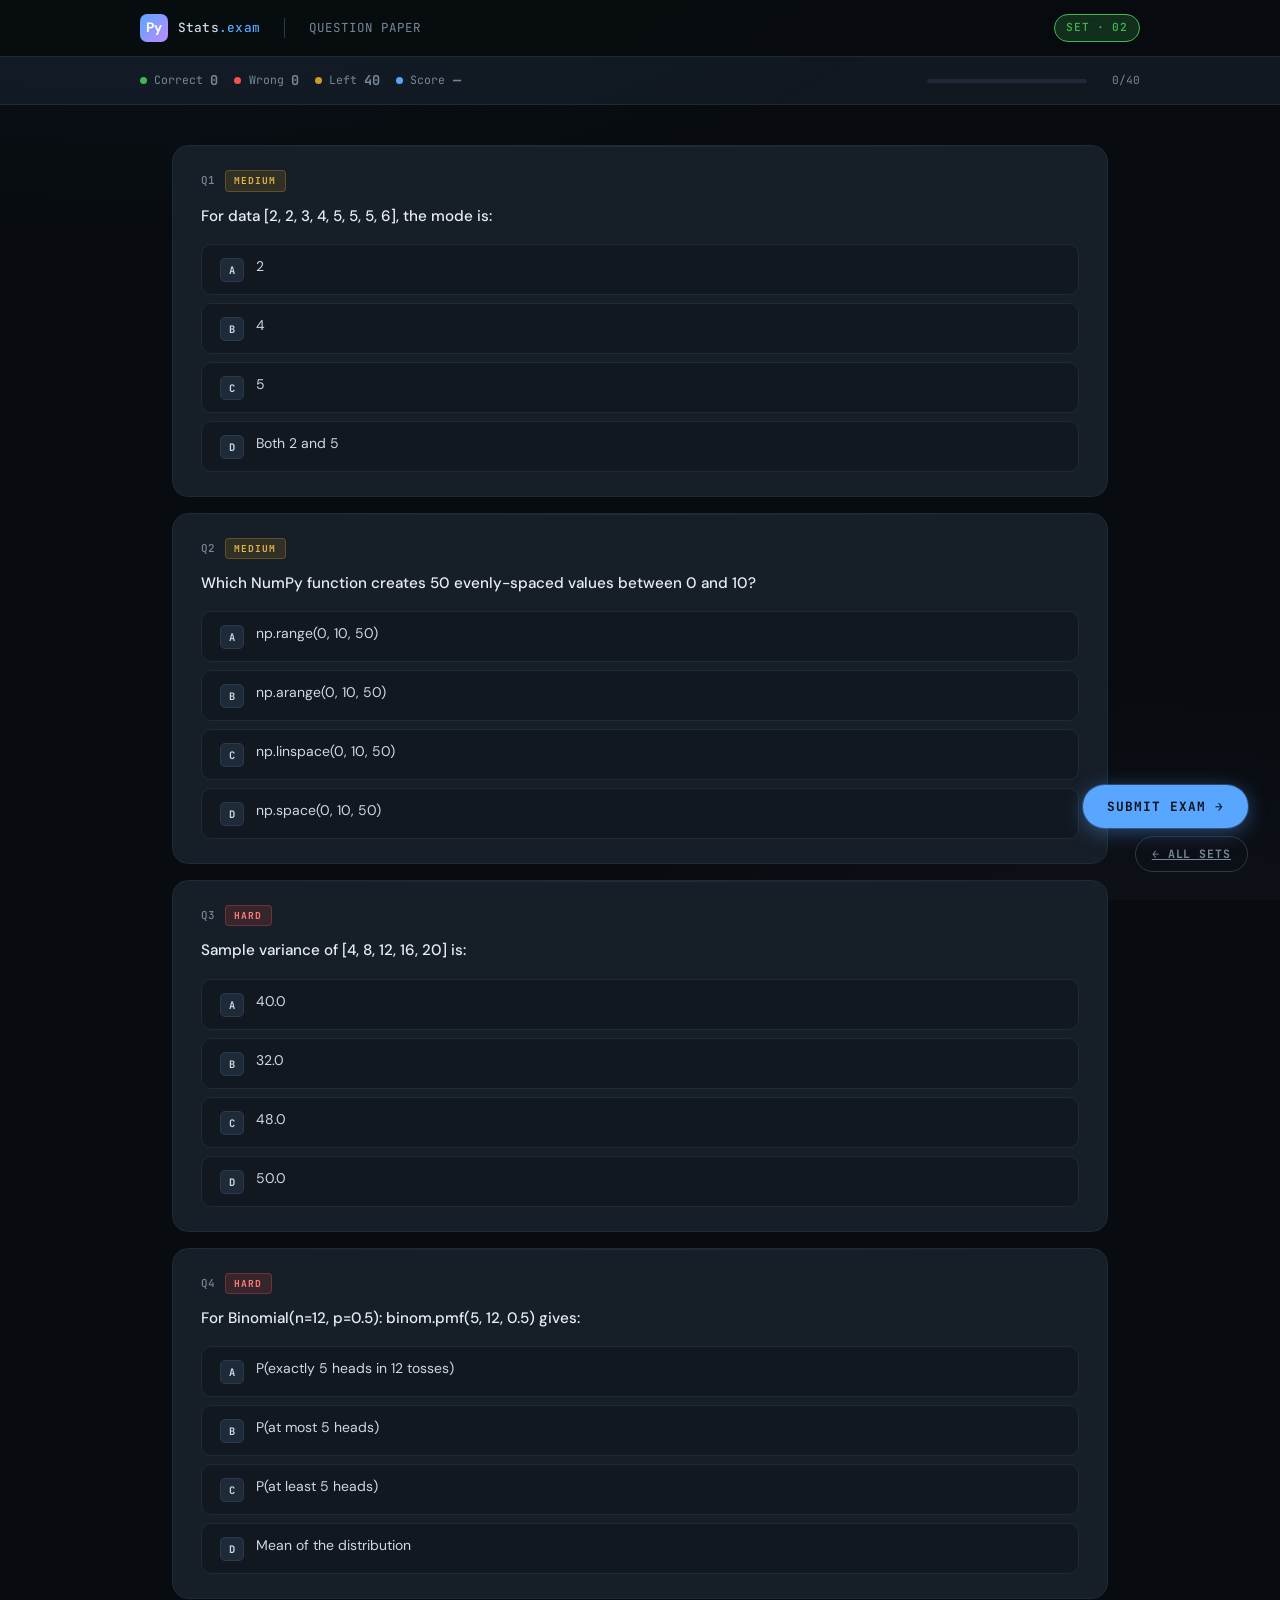
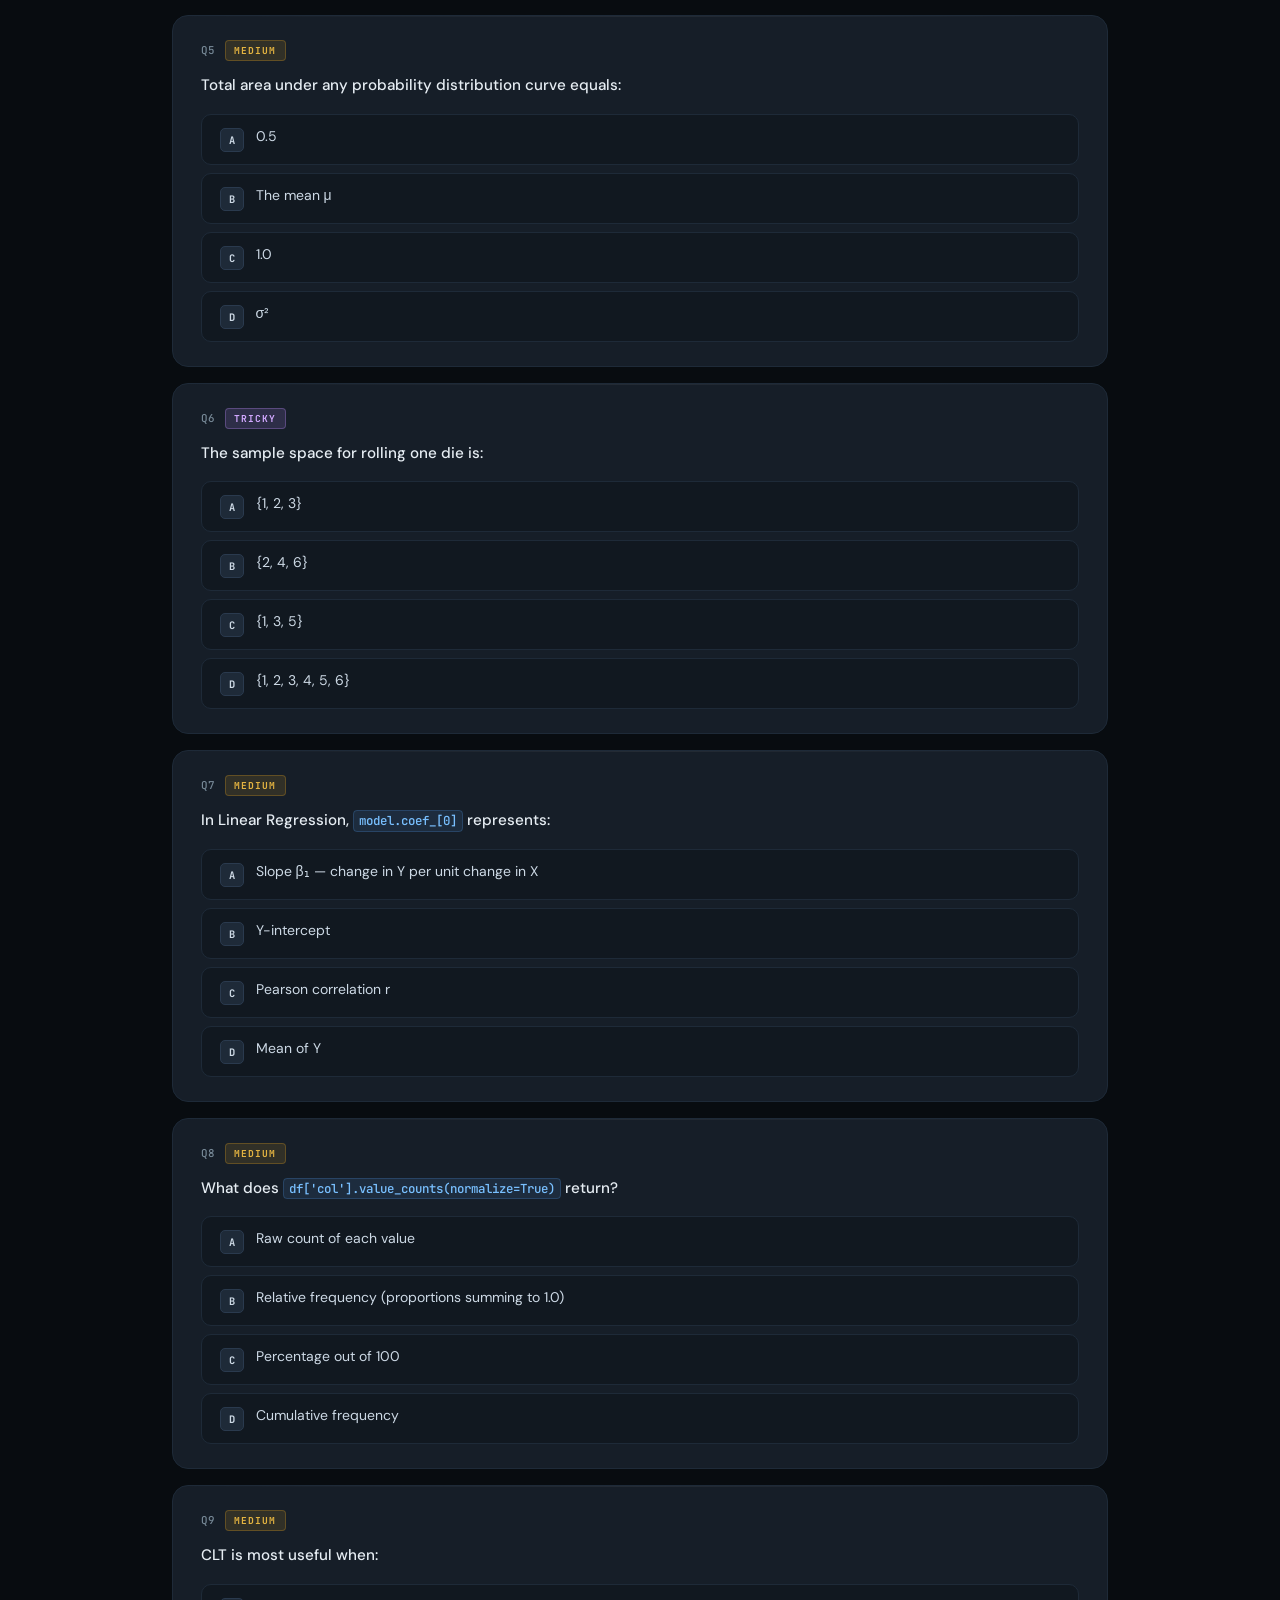
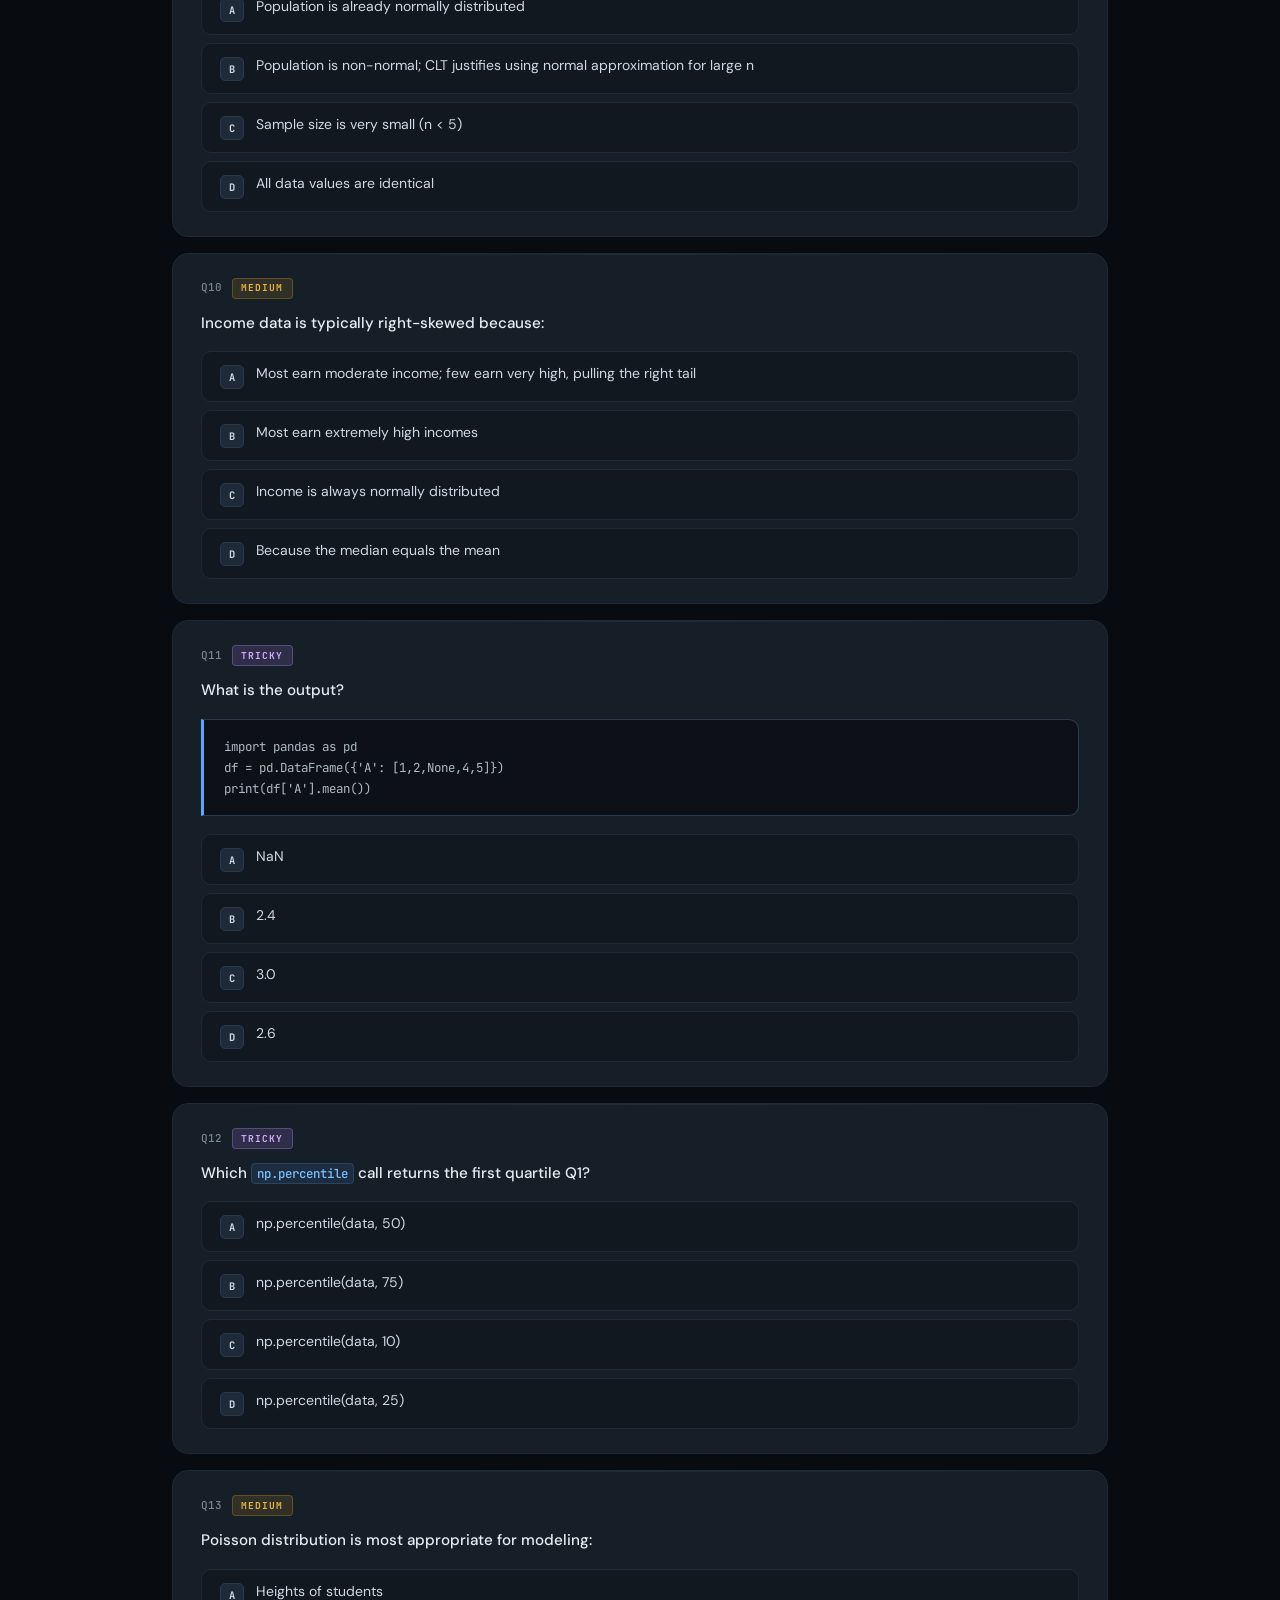
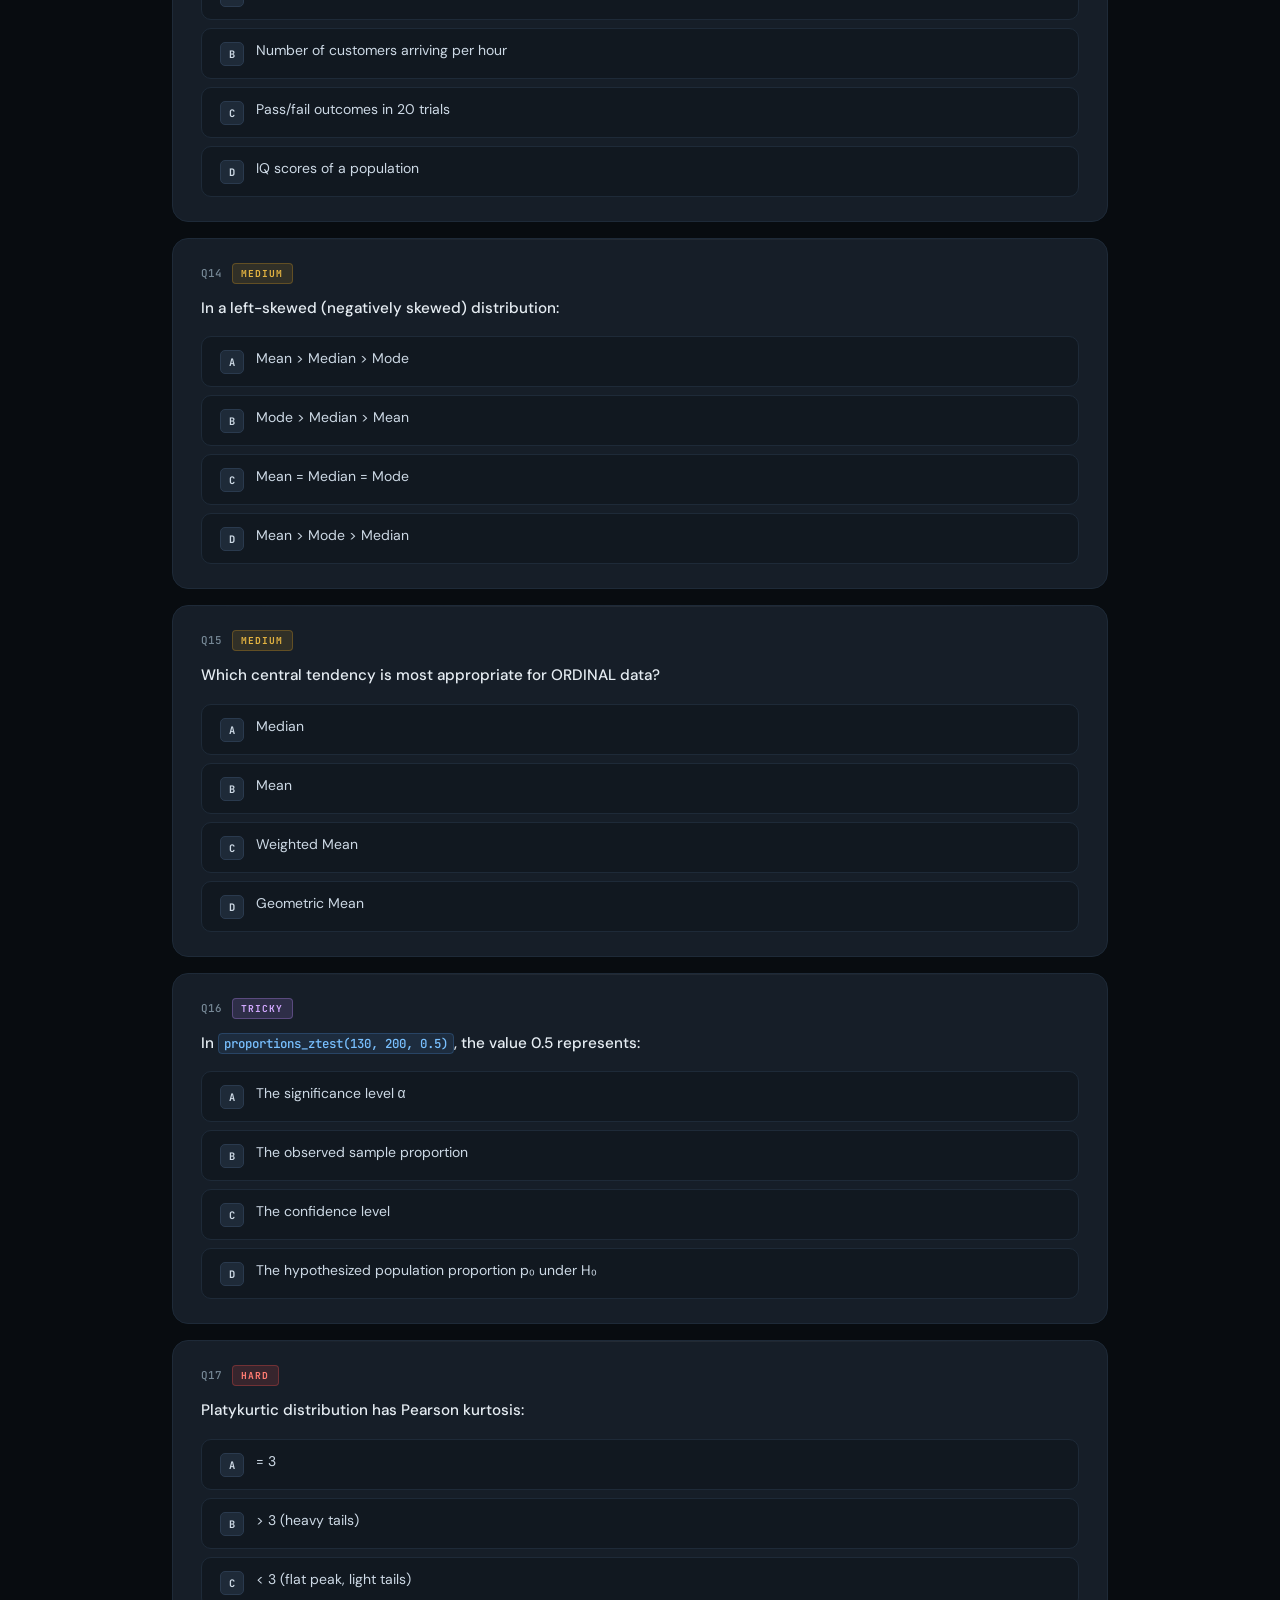
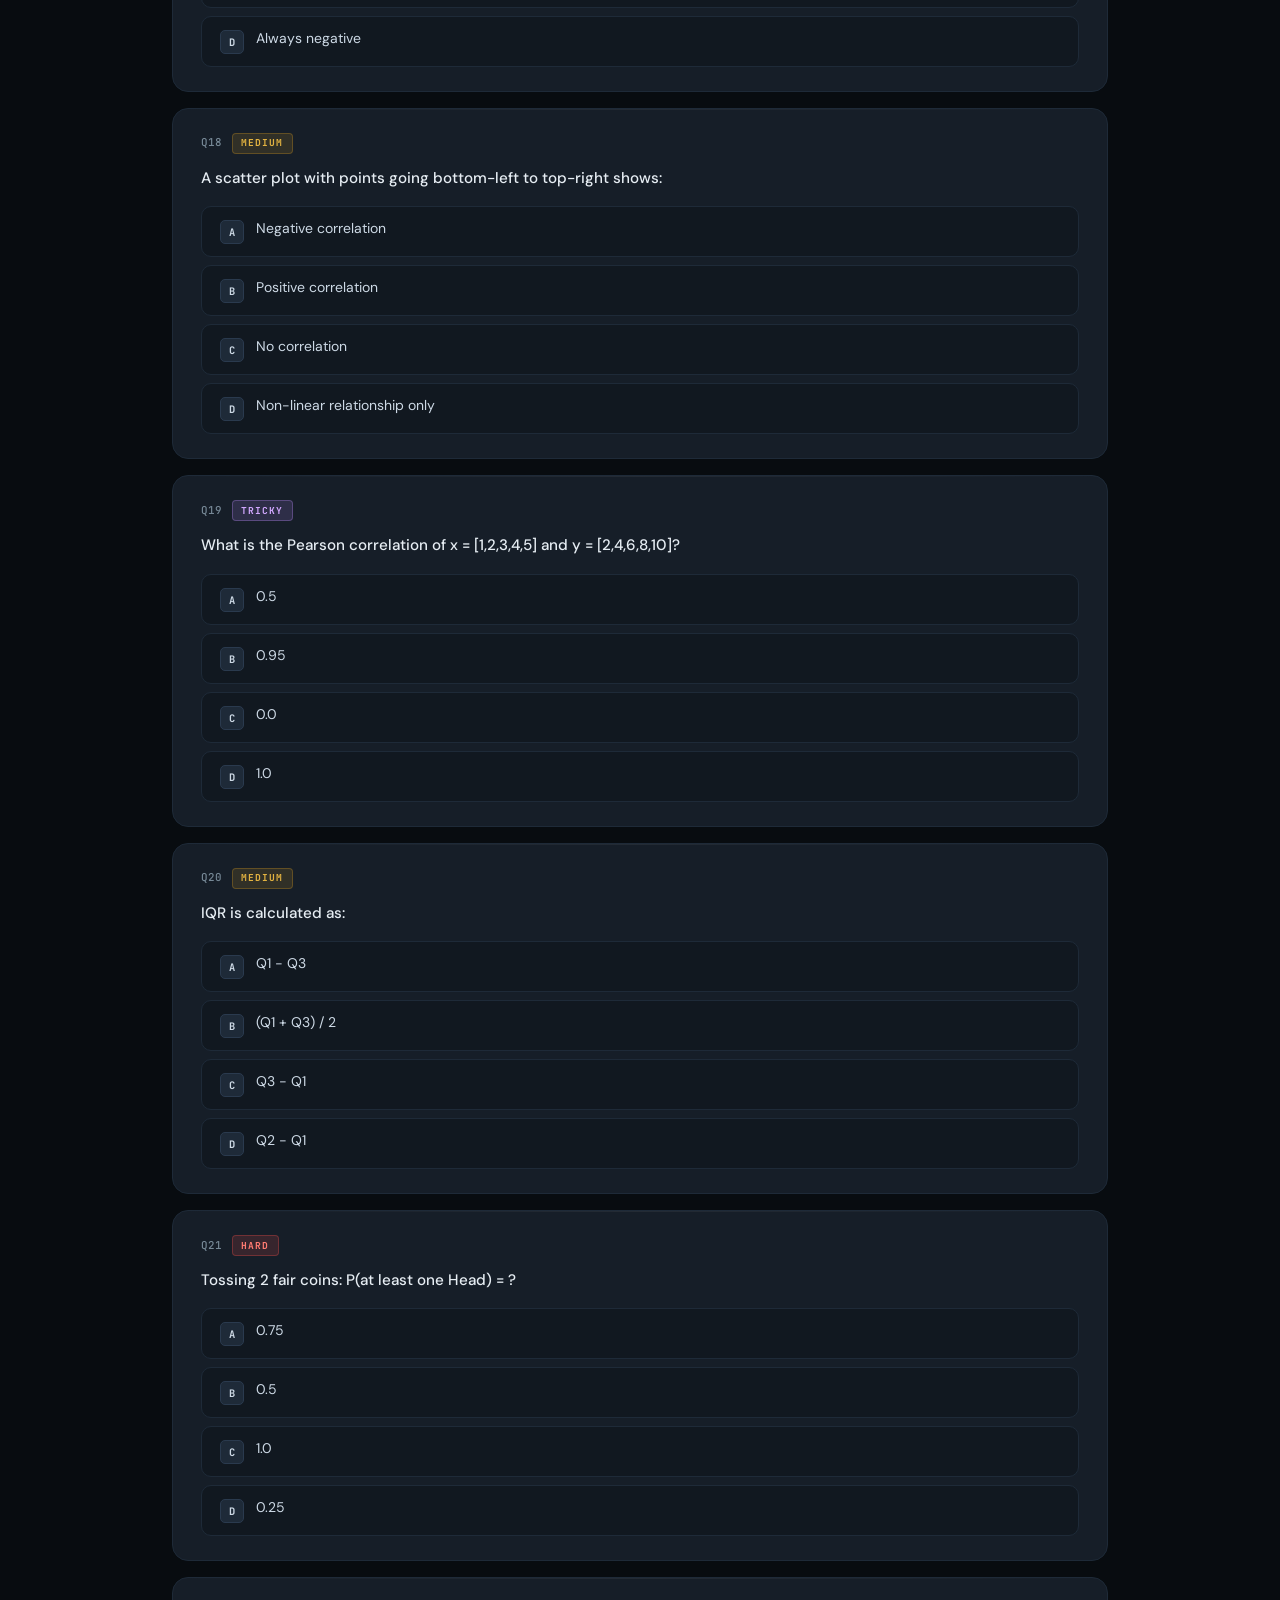
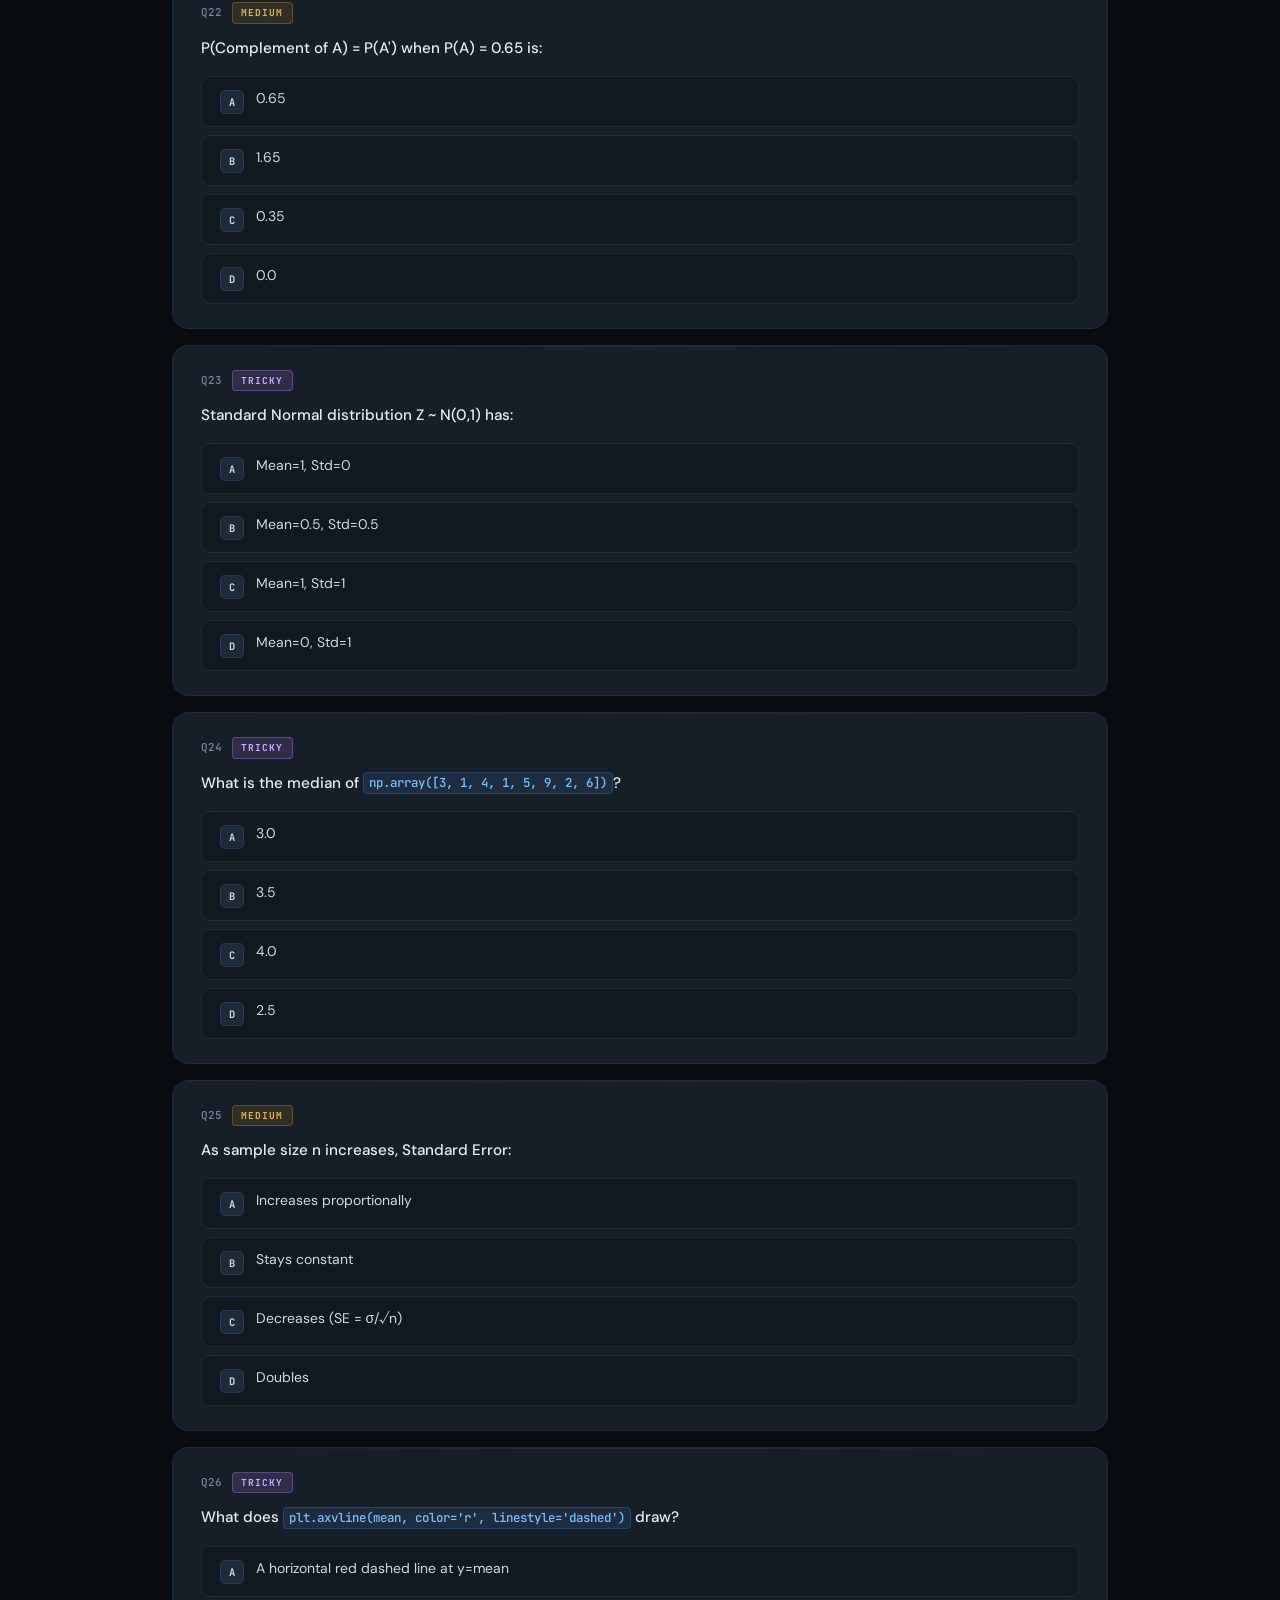
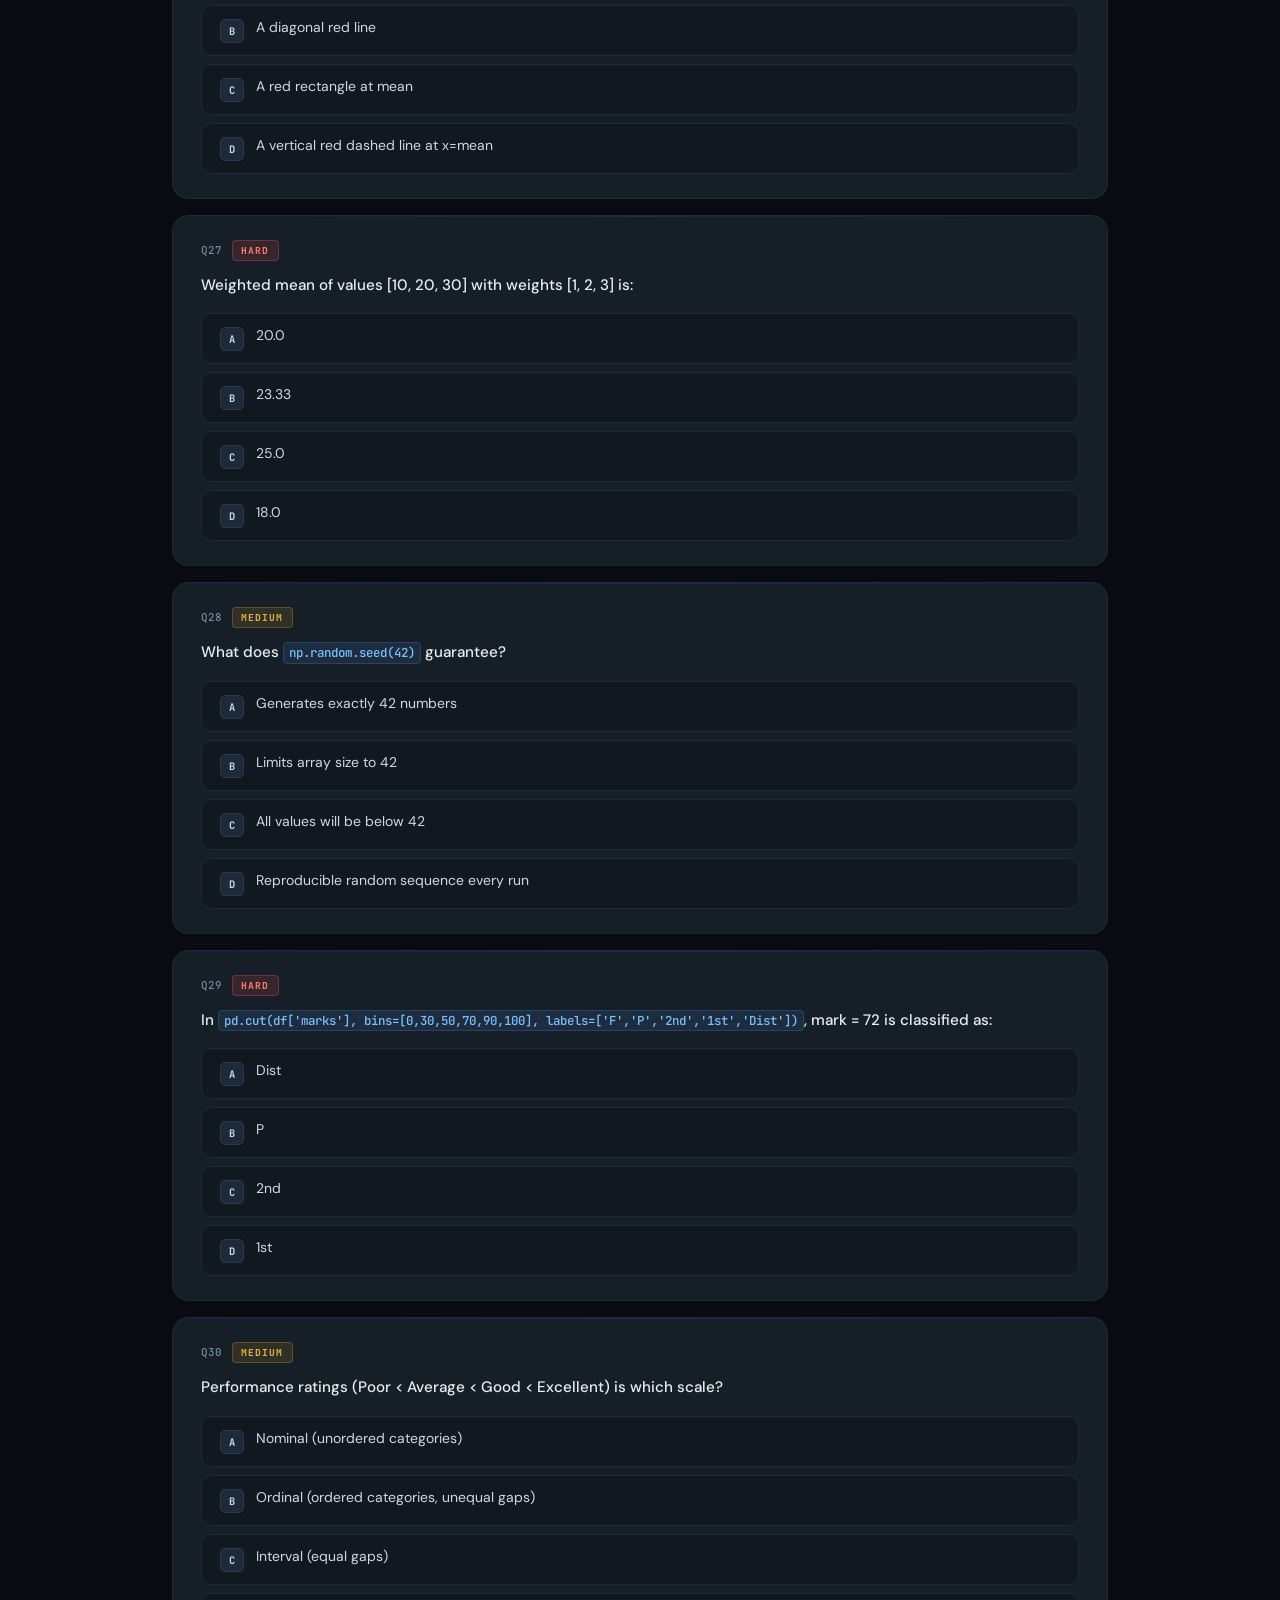
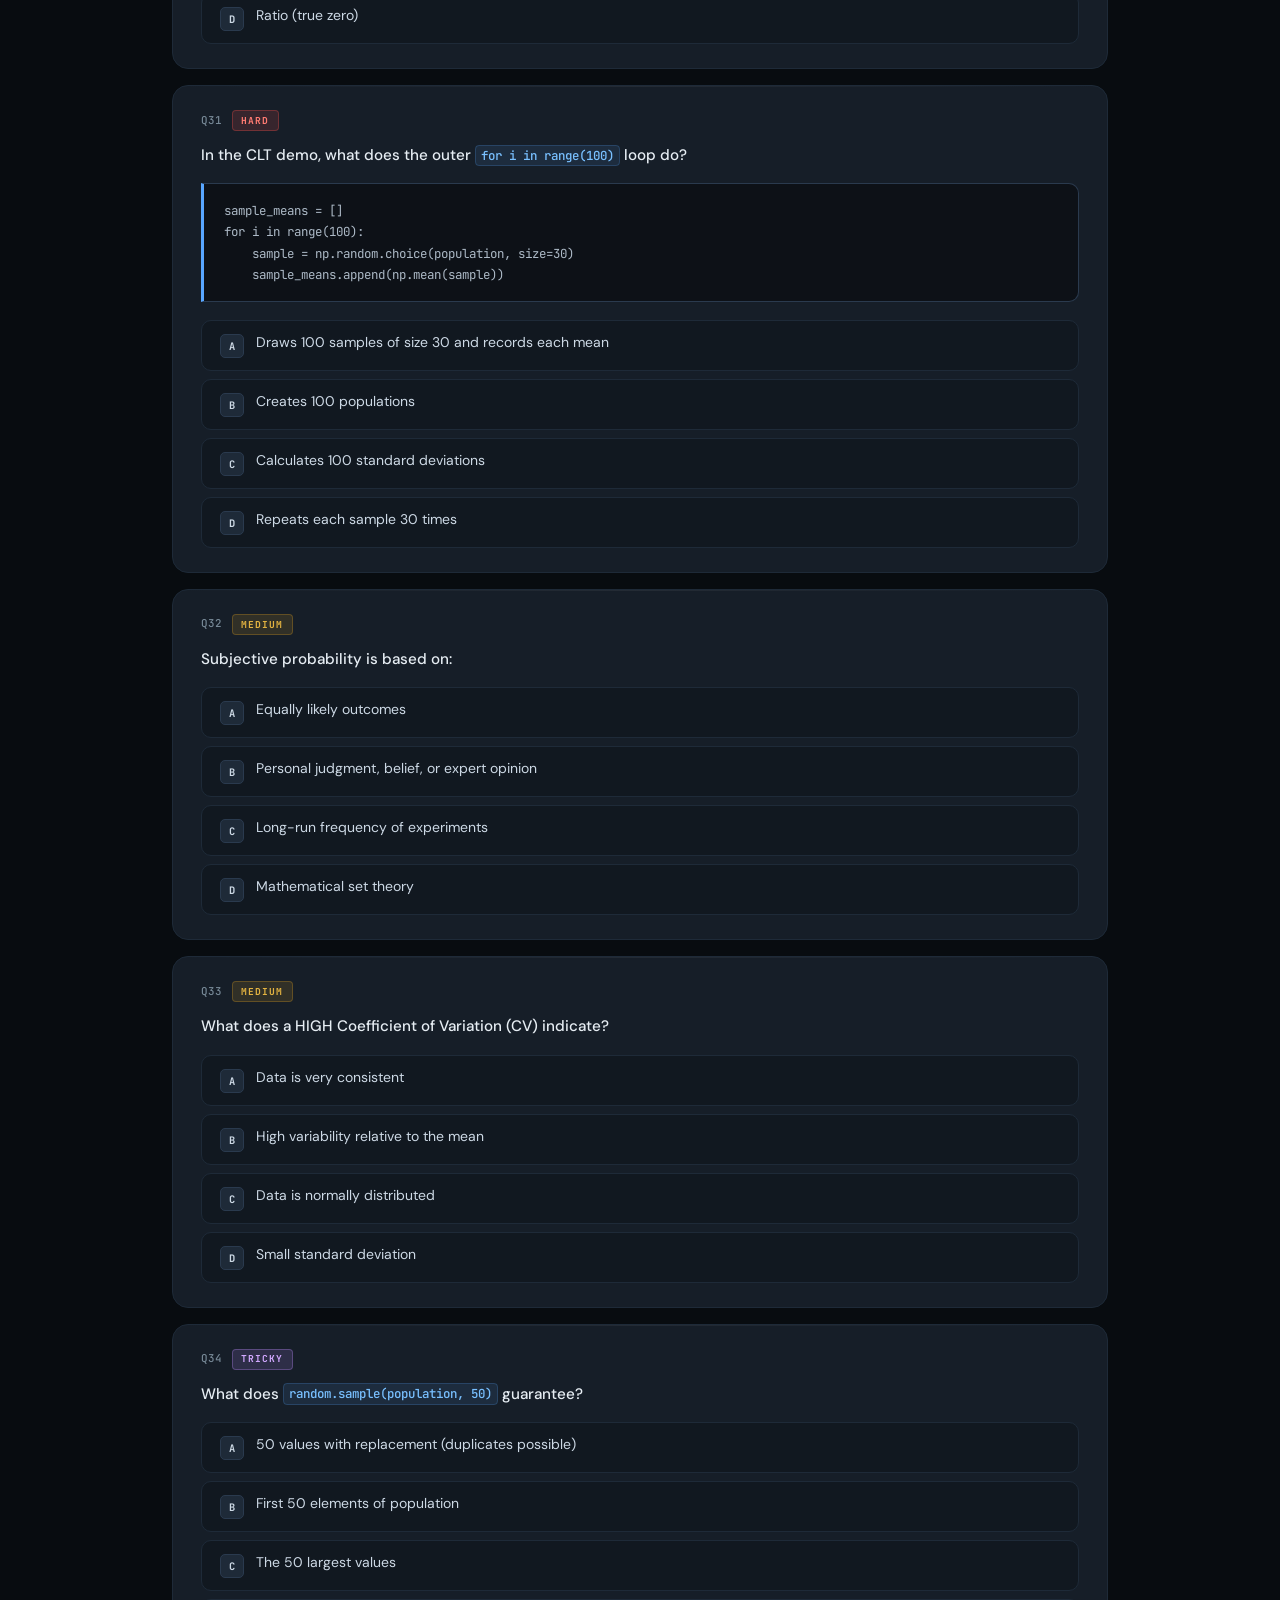
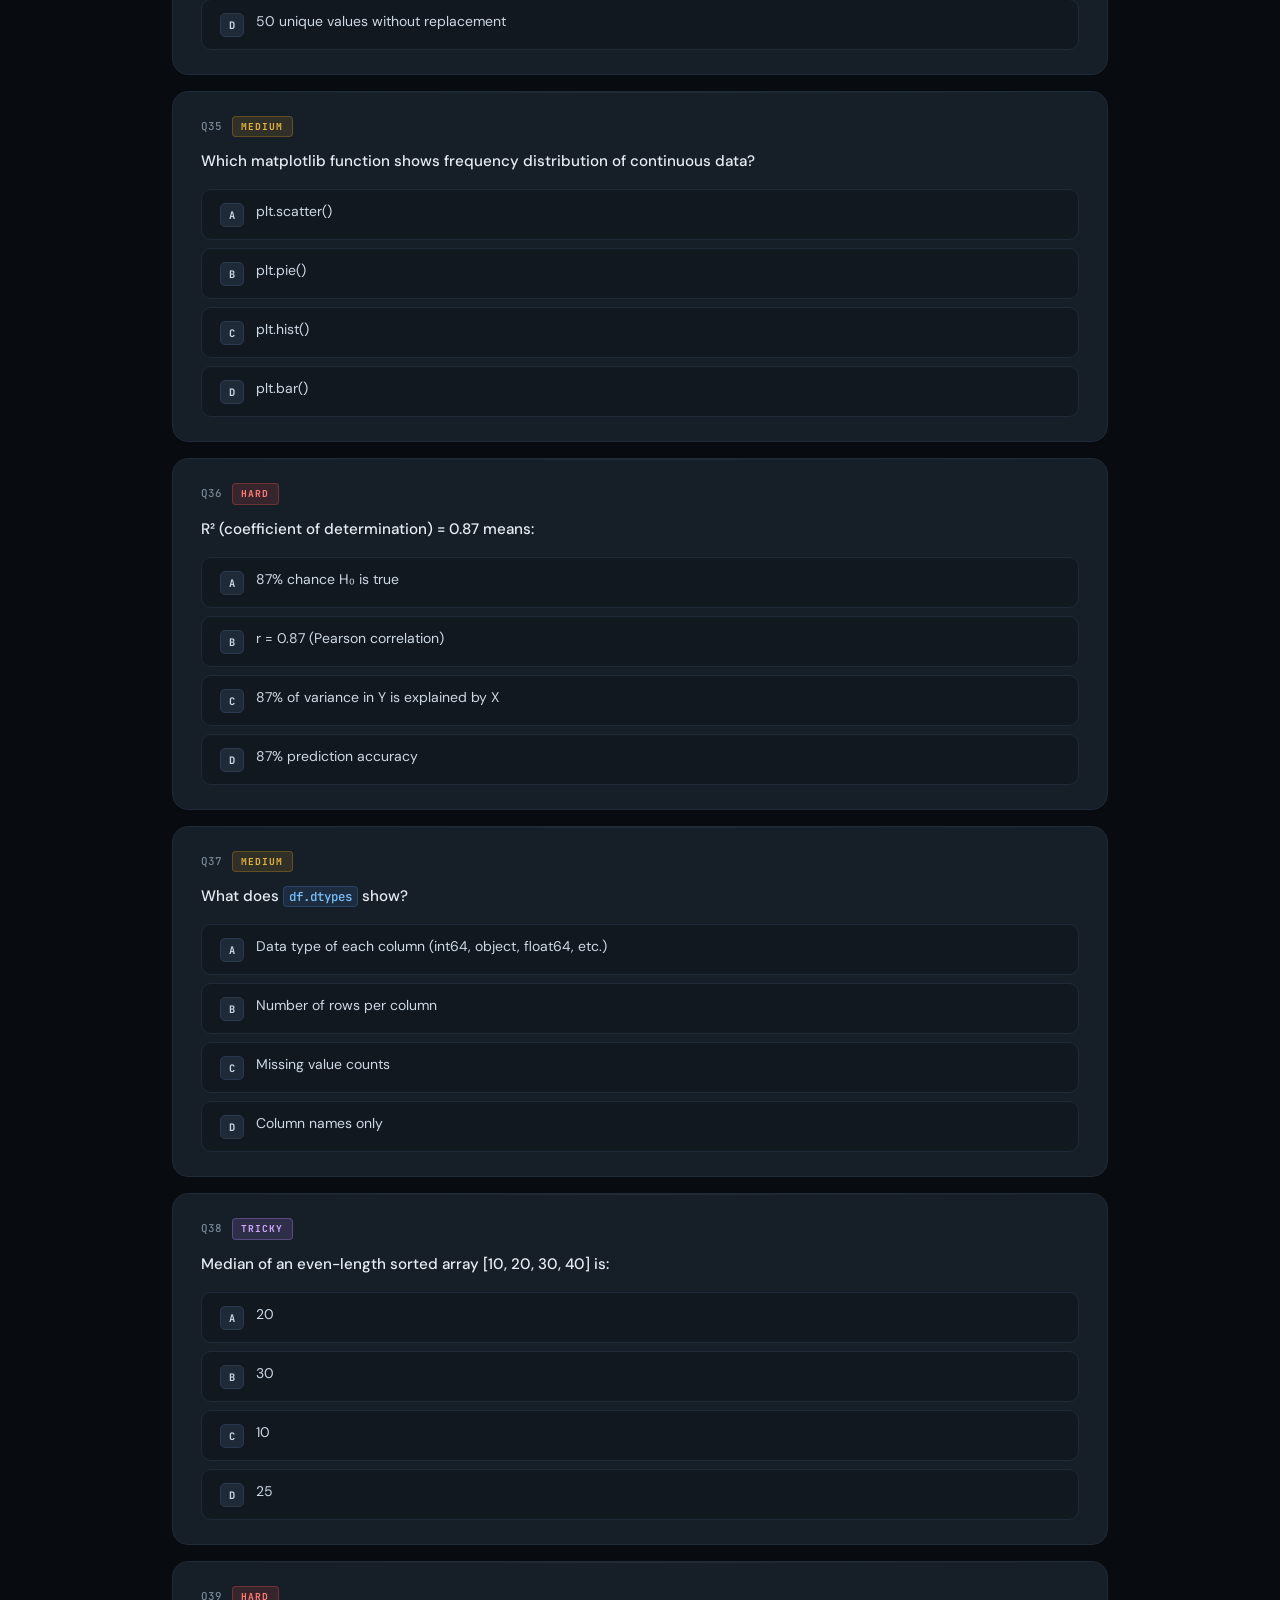
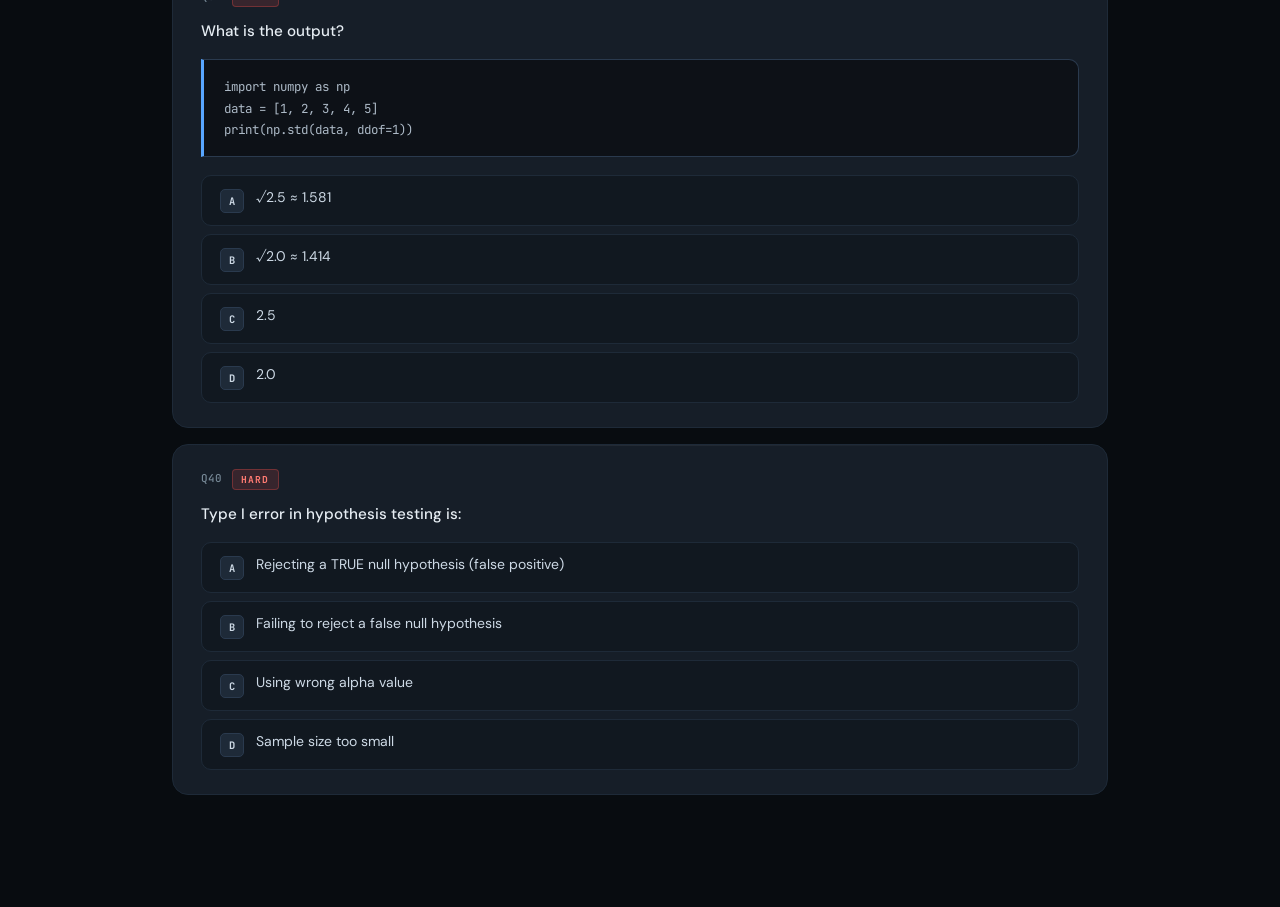
<file: set2.html>
<!DOCTYPE html>
<html lang="en">
<head>
<meta charset="UTF-8">
<meta name="viewport" content="width=device-width, initial-scale=1.0">
<title>Set 2 — Python Statistics Exam</title>
<link rel="stylesheet" href="style.css">
</head>
<body class="theme-green">
<header class="site-header">
  <div class="header-inner">
    <a href="index.html" class="header-logo"><div class="logo-mark">Py</div><span class="logo-text">Stats<span>.exam</span></span></a>
    <div class="header-divider"></div><span class="header-title">Question Paper</span>
    <div class="header-right"><span class="set-badge">SET · 02</span></div>
  </div>
</header>
<div class="hud"><div class="hud-inner">
  <div class="hud-stat"><span class="hud-dot" style="background:var(--green)"></span>Correct <strong id="hud-correct">0</strong></div>
  <div class="hud-stat"><span class="hud-dot" style="background:var(--red)"></span>Wrong <strong id="hud-wrong">0</strong></div>
  <div class="hud-stat"><span class="hud-dot" style="background:var(--yellow)"></span>Left <strong id="hud-left">40</strong></div>
  <div class="hud-stat"><span class="hud-dot" style="background:var(--accent)"></span>Score <strong id="hud-pct">—</strong></div>
  <div class="hud-progress"><div class="prog-track"><div class="prog-fill" id="hud-fill"></div></div><span class="prog-label" id="hud-done">0/40</span></div>
</div></div>

<div class="main-wrap">

  <div class="section-header"><div class="topic-chip">📐 Topic 1</div><span class="section-title">NumPy — Array Operations &amp; Stats</span><span class="section-count">Q1–Q4</span></div>

  <div class="q-card" id="qcard-1" data-id="1" data-correct="0">
    <div class="q-meta"><span class="q-num">Q1</span><span class="diff-pill diff-hard">Hard</span></div>
    <div class="q-text">What is the output?</div>
    <div class="code-block">import numpy as np
data = [1, 2, 3, 4, 5]
print(np.std(data, ddof=1))</div>
    <div class="options-grid">
      <button class="opt" onclick="pickAnswer('1',0)"><span class="opt-label">A</span>√2.5 ≈ 1.581</button>
      <button class="opt" onclick="pickAnswer('1',1)"><span class="opt-label">B</span>√2.0 ≈ 1.414</button>
      <button class="opt" onclick="pickAnswer('1',2)"><span class="opt-label">C</span>2.5</button>
      <button class="opt" onclick="pickAnswer('1',3)"><span class="opt-label">D</span>2.0</button>
    </div>
    <div class="explanation"><span class="explanation-label">💡 Explanation</span>Mean=3. Deviations²: 4,1,0,1,4 → sum=10. Sample var (ddof=1)=10/4=2.5. Sample std=√2.5≈1.581.</div>
  </div>

  <div class="q-card" id="qcard-2" data-id="2" data-correct="3">
    <div class="q-meta"><span class="q-num">Q2</span><span class="diff-pill diff-medium">Medium</span></div>
    <div class="q-text">What does <code>np.random.seed(42)</code> guarantee?</div>
    <div class="options-grid">
      <button class="opt" onclick="pickAnswer('2',0)"><span class="opt-label">A</span>Generates exactly 42 numbers</button>
      <button class="opt" onclick="pickAnswer('2',1)"><span class="opt-label">B</span>Limits array size to 42</button>
      <button class="opt" onclick="pickAnswer('2',2)"><span class="opt-label">C</span>All values will be below 42</button>
      <button class="opt" onclick="pickAnswer('2',3)"><span class="opt-label">D</span>Reproducible random sequence every run</button>
    </div>
    <div class="explanation"><span class="explanation-label">💡 Explanation</span>np.random.seed() sets the starting state of the random number generator. Same seed → same sequence → reproducible results.</div>
  </div>

  <div class="q-card" id="qcard-3" data-id="3" data-correct="1">
    <div class="q-meta"><span class="q-num">Q3</span><span class="diff-pill diff-tricky">Tricky</span></div>
    <div class="q-text">What is the median of <code>np.array([3, 1, 4, 1, 5, 9, 2, 6])</code>?</div>
    <div class="options-grid">
      <button class="opt" onclick="pickAnswer('3',0)"><span class="opt-label">A</span>3.0</button>
      <button class="opt" onclick="pickAnswer('3',1)"><span class="opt-label">B</span>3.5</button>
      <button class="opt" onclick="pickAnswer('3',2)"><span class="opt-label">C</span>4.0</button>
      <button class="opt" onclick="pickAnswer('3',3)"><span class="opt-label">D</span>2.5</button>
    </div>
    <div class="explanation"><span class="explanation-label">💡 Explanation</span>Sorted: [1,1,2,3,4,5,6,9]. n=8 (even). Median = (3+4)/2 = 3.5.</div>
  </div>

  <div class="q-card" id="qcard-4" data-id="4" data-correct="2">
    <div class="q-meta"><span class="q-num">Q4</span><span class="diff-pill diff-medium">Medium</span></div>
    <div class="q-text">Which NumPy function creates 50 evenly-spaced values between 0 and 10?</div>
    <div class="options-grid">
      <button class="opt" onclick="pickAnswer('4',0)"><span class="opt-label">A</span>np.range(0, 10, 50)</button>
      <button class="opt" onclick="pickAnswer('4',1)"><span class="opt-label">B</span>np.arange(0, 10, 50)</button>
      <button class="opt" onclick="pickAnswer('4',2)"><span class="opt-label">C</span>np.linspace(0, 10, 50)</button>
      <button class="opt" onclick="pickAnswer('4',3)"><span class="opt-label">D</span>np.space(0, 10, 50)</button>
    </div>
    <div class="explanation"><span class="explanation-label">💡 Explanation</span>np.linspace(start, stop, num) returns num evenly spaced values. np.arange uses step size, not count.</div>
  </div>

  <div class="section-header"><div class="topic-chip">🐼 Topic 2</div><span class="section-title">Pandas — Frequency &amp; Classification</span><span class="section-count">Q5–Q8</span></div>

  <div class="q-card" id="qcard-5" data-id="5" data-correct="1">
    <div class="q-meta"><span class="q-num">Q5</span><span class="diff-pill diff-medium">Medium</span></div>
    <div class="q-text">What does <code>df['col'].value_counts(normalize=True)</code> return?</div>
    <div class="options-grid">
      <button class="opt" onclick="pickAnswer('5',0)"><span class="opt-label">A</span>Raw count of each value</button>
      <button class="opt" onclick="pickAnswer('5',1)"><span class="opt-label">B</span>Relative frequency (proportions summing to 1.0)</button>
      <button class="opt" onclick="pickAnswer('5',2)"><span class="opt-label">C</span>Percentage out of 100</button>
      <button class="opt" onclick="pickAnswer('5',3)"><span class="opt-label">D</span>Cumulative frequency</button>
    </div>
    <div class="explanation"><span class="explanation-label">💡 Explanation</span>normalize=True converts counts to proportions (0 to 1). To get percentages, multiply by 100.</div>
  </div>

  <div class="q-card" id="qcard-6" data-id="6" data-correct="3">
    <div class="q-meta"><span class="q-num">Q6</span><span class="diff-pill diff-hard">Hard</span></div>
    <div class="q-text">In <code>pd.cut(df['marks'], bins=[0,30,50,70,90,100], labels=['F','P','2nd','1st','Dist'])</code>, mark = 72 is classified as:</div>
    <div class="options-grid">
      <button class="opt" onclick="pickAnswer('6',0)"><span class="opt-label">A</span>Dist</button>
      <button class="opt" onclick="pickAnswer('6',1)"><span class="opt-label">B</span>P</button>
      <button class="opt" onclick="pickAnswer('6',2)"><span class="opt-label">C</span>2nd</button>
      <button class="opt" onclick="pickAnswer('6',3)"><span class="opt-label">D</span>1st</button>
    </div>
    <div class="explanation"><span class="explanation-label">💡 Explanation</span>Bins: (70,90] → '1st'. 72 falls in (70,90] → 1st Class.</div>
  </div>

  <div class="q-card" id="qcard-7" data-id="7" data-correct="0">
    <div class="q-meta"><span class="q-num">Q7</span><span class="diff-pill diff-medium">Medium</span></div>
    <div class="q-text">What does <code>df.dtypes</code> show?</div>
    <div class="options-grid">
      <button class="opt" onclick="pickAnswer('7',0)"><span class="opt-label">A</span>Data type of each column (int64, object, float64, etc.)</button>
      <button class="opt" onclick="pickAnswer('7',1)"><span class="opt-label">B</span>Number of rows per column</button>
      <button class="opt" onclick="pickAnswer('7',2)"><span class="opt-label">C</span>Missing value counts</button>
      <button class="opt" onclick="pickAnswer('7',3)"><span class="opt-label">D</span>Column names only</button>
    </div>
    <div class="explanation"><span class="explanation-label">💡 Explanation</span>df.dtypes returns the data type for every column — int64, float64, object (string), bool, etc.</div>
  </div>

  <div class="q-card" id="qcard-8" data-id="8" data-correct="2">
    <div class="q-meta"><span class="q-num">Q8</span><span class="diff-pill diff-tricky">Tricky</span></div>
    <div class="q-text">What is the output?</div>
    <div class="code-block">import pandas as pd
df = pd.DataFrame({'A': [1,2,None,4,5]})
print(df['A'].mean())</div>
    <div class="options-grid">
      <button class="opt" onclick="pickAnswer('8',0)"><span class="opt-label">A</span>NaN</button>
      <button class="opt" onclick="pickAnswer('8',1)"><span class="opt-label">B</span>2.4</button>
      <button class="opt" onclick="pickAnswer('8',2)"><span class="opt-label">C</span>3.0</button>
      <button class="opt" onclick="pickAnswer('8',3)"><span class="opt-label">D</span>2.6</button>
    </div>
    <div class="explanation"><span class="explanation-label">💡 Explanation</span>Pandas mean() skips NaN by default. Sum = 1+2+4+5=12, count=4 → mean=12/4=3.0.</div>
  </div>

  <div class="section-header"><div class="topic-chip">📊 Topic 3</div><span class="section-title">Central Tendency — Advanced</span><span class="section-count">Q9–Q12</span></div>

  <div class="q-card" id="qcard-9" data-id="9" data-correct="2">
    <div class="q-meta"><span class="q-num">Q9</span><span class="diff-pill diff-medium">Medium</span></div>
    <div class="q-text">For data [2, 2, 3, 4, 5, 5, 5, 6], the mode is:</div>
    <div class="options-grid">
      <button class="opt" onclick="pickAnswer('9',0)"><span class="opt-label">A</span>2</button>
      <button class="opt" onclick="pickAnswer('9',1)"><span class="opt-label">B</span>4</button>
      <button class="opt" onclick="pickAnswer('9',2)"><span class="opt-label">C</span>5</button>
      <button class="opt" onclick="pickAnswer('9',3)"><span class="opt-label">D</span>Both 2 and 5</button>
    </div>
    <div class="explanation"><span class="explanation-label">💡 Explanation</span>5 appears 3 times (most frequent). 2 appears 2 times. Mode = 5.</div>
  </div>

  <div class="q-card" id="qcard-10" data-id="10" data-correct="1">
    <div class="q-meta"><span class="q-num">Q10</span><span class="diff-pill diff-hard">Hard</span></div>
    <div class="q-text">Weighted mean of values [10, 20, 30] with weights [1, 2, 3] is:</div>
    <div class="options-grid">
      <button class="opt" onclick="pickAnswer('10',0)"><span class="opt-label">A</span>20.0</button>
      <button class="opt" onclick="pickAnswer('10',1)"><span class="opt-label">B</span>23.33</button>
      <button class="opt" onclick="pickAnswer('10',2)"><span class="opt-label">C</span>25.0</button>
      <button class="opt" onclick="pickAnswer('10',3)"><span class="opt-label">D</span>18.0</button>
    </div>
    <div class="explanation"><span class="explanation-label">💡 Explanation</span>Weighted sum = 10×1 + 20×2 + 30×3 = 10+40+90 = 140. Total weight = 1+2+3 = 6. WM = 140/6 ≈ 23.33.</div>
  </div>

  <div class="q-card" id="qcard-11" data-id="11" data-correct="0">
    <div class="q-meta"><span class="q-num">Q11</span><span class="diff-pill diff-medium">Medium</span></div>
    <div class="q-text">Which central tendency is most appropriate for ORDINAL data?</div>
    <div class="options-grid">
      <button class="opt" onclick="pickAnswer('11',0)"><span class="opt-label">A</span>Median</button>
      <button class="opt" onclick="pickAnswer('11',1)"><span class="opt-label">B</span>Mean</button>
      <button class="opt" onclick="pickAnswer('11',2)"><span class="opt-label">C</span>Weighted Mean</button>
      <button class="opt" onclick="pickAnswer('11',3)"><span class="opt-label">D</span>Geometric Mean</button>
    </div>
    <div class="explanation"><span class="explanation-label">💡 Explanation</span>For ordinal data (ranked categories), median is most appropriate. Arithmetic mean is not meaningful as gaps between ranks aren't equal.</div>
  </div>

  <div class="q-card" id="qcard-12" data-id="12" data-correct="3">
    <div class="q-meta"><span class="q-num">Q12</span><span class="diff-pill diff-tricky">Tricky</span></div>
    <div class="q-text">Median of an even-length sorted array [10, 20, 30, 40] is:</div>
    <div class="options-grid">
      <button class="opt" onclick="pickAnswer('12',0)"><span class="opt-label">A</span>20</button>
      <button class="opt" onclick="pickAnswer('12',1)"><span class="opt-label">B</span>30</button>
      <button class="opt" onclick="pickAnswer('12',2)"><span class="opt-label">C</span>10</button>
      <button class="opt" onclick="pickAnswer('12',3)"><span class="opt-label">D</span>25</button>
    </div>
    <div class="explanation"><span class="explanation-label">💡 Explanation</span>For even n, median = average of middle two = (20+30)/2 = 25.</div>
  </div>

  <div class="section-header"><div class="topic-chip">📏 Topic 4</div><span class="section-title">Dispersion — IQR, CV, Variance</span><span class="section-count">Q13–Q16</span></div>

  <div class="q-card" id="qcard-13" data-id="13" data-correct="2">
    <div class="q-meta"><span class="q-num">Q13</span><span class="diff-pill diff-medium">Medium</span></div>
    <div class="q-text">IQR is calculated as:</div>
    <div class="options-grid">
      <button class="opt" onclick="pickAnswer('13',0)"><span class="opt-label">A</span>Q1 − Q3</button>
      <button class="opt" onclick="pickAnswer('13',1)"><span class="opt-label">B</span>(Q1 + Q3) / 2</button>
      <button class="opt" onclick="pickAnswer('13',2)"><span class="opt-label">C</span>Q3 − Q1</button>
      <button class="opt" onclick="pickAnswer('13',3)"><span class="opt-label">D</span>Q2 − Q1</button>
    </div>
    <div class="explanation"><span class="explanation-label">💡 Explanation</span>IQR = Q3 − Q1 = 75th percentile minus 25th percentile. Represents the spread of the middle 50% of data.</div>
  </div>

  <div class="q-card" id="qcard-14" data-id="14" data-correct="0">
    <div class="q-meta"><span class="q-num">Q14</span><span class="diff-pill diff-hard">Hard</span></div>
    <div class="q-text">Sample variance of [4, 8, 12, 16, 20] is:</div>
    <div class="options-grid">
      <button class="opt" onclick="pickAnswer('14',0)"><span class="opt-label">A</span>40.0</button>
      <button class="opt" onclick="pickAnswer('14',1)"><span class="opt-label">B</span>32.0</button>
      <button class="opt" onclick="pickAnswer('14',2)"><span class="opt-label">C</span>48.0</button>
      <button class="opt" onclick="pickAnswer('14',3)"><span class="opt-label">D</span>50.0</button>
    </div>
    <div class="explanation"><span class="explanation-label">💡 Explanation</span>Mean=12. Deviations²: 64,16,0,16,64 → sum=160. Sample var (ddof=1) = 160/4 = 40.0.</div>
  </div>

  <div class="q-card" id="qcard-15" data-id="15" data-correct="1">
    <div class="q-meta"><span class="q-num">Q15</span><span class="diff-pill diff-medium">Medium</span></div>
    <div class="q-text">What does a HIGH Coefficient of Variation (CV) indicate?</div>
    <div class="options-grid">
      <button class="opt" onclick="pickAnswer('15',0)"><span class="opt-label">A</span>Data is very consistent</button>
      <button class="opt" onclick="pickAnswer('15',1)"><span class="opt-label">B</span>High variability relative to the mean</button>
      <button class="opt" onclick="pickAnswer('15',2)"><span class="opt-label">C</span>Data is normally distributed</button>
      <button class="opt" onclick="pickAnswer('15',3)"><span class="opt-label">D</span>Small standard deviation</button>
    </div>
    <div class="explanation"><span class="explanation-label">💡 Explanation</span>CV = (Std/Mean) × 100. High CV = high relative spread. Low CV = consistent, clustered data.</div>
  </div>

  <div class="q-card" id="qcard-16" data-id="16" data-correct="3">
    <div class="q-meta"><span class="q-num">Q16</span><span class="diff-pill diff-tricky">Tricky</span></div>
    <div class="q-text">Which <code>np.percentile</code> call returns the first quartile Q1?</div>
    <div class="options-grid">
      <button class="opt" onclick="pickAnswer('16',0)"><span class="opt-label">A</span>np.percentile(data, 50)</button>
      <button class="opt" onclick="pickAnswer('16',1)"><span class="opt-label">B</span>np.percentile(data, 75)</button>
      <button class="opt" onclick="pickAnswer('16',2)"><span class="opt-label">C</span>np.percentile(data, 10)</button>
      <button class="opt" onclick="pickAnswer('16',3)"><span class="opt-label">D</span>np.percentile(data, 25)</button>
    </div>
    <div class="explanation"><span class="explanation-label">💡 Explanation</span>Q1 = 1st quartile = 25th percentile. Q2 = median = 50th. Q3 = 75th percentile.</div>
  </div>

  <div class="section-header"><div class="topic-chip">〰️ Topic 5</div><span class="section-title">Skewness, Kurtosis &amp; Shape</span><span class="section-count">Q17–Q20</span></div>

  <div class="q-card" id="qcard-17" data-id="17" data-correct="1">
    <div class="q-meta"><span class="q-num">Q17</span><span class="diff-pill diff-medium">Medium</span></div>
    <div class="q-text">In a left-skewed (negatively skewed) distribution:</div>
    <div class="options-grid">
      <button class="opt" onclick="pickAnswer('17',0)"><span class="opt-label">A</span>Mean &gt; Median &gt; Mode</button>
      <button class="opt" onclick="pickAnswer('17',1)"><span class="opt-label">B</span>Mode &gt; Median &gt; Mean</button>
      <button class="opt" onclick="pickAnswer('17',2)"><span class="opt-label">C</span>Mean = Median = Mode</button>
      <button class="opt" onclick="pickAnswer('17',3)"><span class="opt-label">D</span>Mean &gt; Mode &gt; Median</button>
    </div>
    <div class="explanation"><span class="explanation-label">💡 Explanation</span>Left (negative) skew: tail extends left, mean is pulled toward lower values. Mode &gt; Median &gt; Mean.</div>
  </div>

  <div class="q-card" id="qcard-18" data-id="18" data-correct="2">
    <div class="q-meta"><span class="q-num">Q18</span><span class="diff-pill diff-hard">Hard</span></div>
    <div class="q-text">Platykurtic distribution has Pearson kurtosis:</div>
    <div class="options-grid">
      <button class="opt" onclick="pickAnswer('18',0)"><span class="opt-label">A</span>= 3</button>
      <button class="opt" onclick="pickAnswer('18',1)"><span class="opt-label">B</span>&gt; 3 (heavy tails)</button>
      <button class="opt" onclick="pickAnswer('18',2)"><span class="opt-label">C</span>&lt; 3 (flat peak, light tails)</button>
      <button class="opt" onclick="pickAnswer('18',3)"><span class="opt-label">D</span>Always negative</button>
    </div>
    <div class="explanation"><span class="explanation-label">💡 Explanation</span>Platykurtic: Pearson kurtosis &lt; 3. Flat peak, light tails, fewer outliers. Opposite = Leptokurtic (&gt;3).</div>
  </div>

  <div class="q-card" id="qcard-19" data-id="19" data-correct="0">
    <div class="q-meta"><span class="q-num">Q19</span><span class="diff-pill diff-medium">Medium</span></div>
    <div class="q-text">Income data is typically right-skewed because:</div>
    <div class="options-grid">
      <button class="opt" onclick="pickAnswer('19',0)"><span class="opt-label">A</span>Most earn moderate income; few earn very high, pulling the right tail</button>
      <button class="opt" onclick="pickAnswer('19',1)"><span class="opt-label">B</span>Most earn extremely high incomes</button>
      <button class="opt" onclick="pickAnswer('19',2)"><span class="opt-label">C</span>Income is always normally distributed</button>
      <button class="opt" onclick="pickAnswer('19',3)"><span class="opt-label">D</span>Because the median equals the mean</button>
    </div>
    <div class="explanation"><span class="explanation-label">💡 Explanation</span>Right (positive) skew: concentration at lower values + a long right tail from high earners → Mean &gt; Median &gt; Mode.</div>
  </div>

  <div class="q-card" id="qcard-20" data-id="20" data-correct="3">
    <div class="q-meta"><span class="q-num">Q20</span><span class="diff-pill diff-tricky">Tricky</span></div>
    <div class="q-text">What does <code>plt.axvline(mean, color='r', linestyle='dashed')</code> draw?</div>
    <div class="options-grid">
      <button class="opt" onclick="pickAnswer('20',0)"><span class="opt-label">A</span>A horizontal red dashed line at y=mean</button>
      <button class="opt" onclick="pickAnswer('20',1)"><span class="opt-label">B</span>A diagonal red line</button>
      <button class="opt" onclick="pickAnswer('20',2)"><span class="opt-label">C</span>A red rectangle at mean</button>
      <button class="opt" onclick="pickAnswer('20',3)"><span class="opt-label">D</span>A vertical red dashed line at x=mean</button>
    </div>
    <div class="explanation"><span class="explanation-label">💡 Explanation</span>axvline = axis vertical line. Draws a vertical line at the given x-coordinate. Used to mark mean/median/mode on histograms.</div>
  </div>

  <div class="section-header"><div class="topic-chip">📈 Topic 6</div><span class="section-title">Regression &amp; Model Evaluation</span><span class="section-count">Q21–Q24</span></div>

  <div class="q-card" id="qcard-21" data-id="21" data-correct="0">
    <div class="q-meta"><span class="q-num">Q21</span><span class="diff-pill diff-medium">Medium</span></div>
    <div class="q-text">In Linear Regression, <code>model.coef_[0]</code> represents:</div>
    <div class="options-grid">
      <button class="opt" onclick="pickAnswer('21',0)"><span class="opt-label">A</span>Slope β₁ — change in Y per unit change in X</button>
      <button class="opt" onclick="pickAnswer('21',1)"><span class="opt-label">B</span>Y-intercept</button>
      <button class="opt" onclick="pickAnswer('21',2)"><span class="opt-label">C</span>Pearson correlation r</button>
      <button class="opt" onclick="pickAnswer('21',3)"><span class="opt-label">D</span>Mean of Y</button>
    </div>
    <div class="explanation"><span class="explanation-label">💡 Explanation</span>coef_[0] = slope = β₁. It says: for each 1-unit increase in X, Y changes by β₁ units.</div>
  </div>

  <div class="q-card" id="qcard-22" data-id="22" data-correct="2">
    <div class="q-meta"><span class="q-num">Q22</span><span class="diff-pill diff-hard">Hard</span></div>
    <div class="q-text">R² (coefficient of determination) = 0.87 means:</div>
    <div class="options-grid">
      <button class="opt" onclick="pickAnswer('22',0)"><span class="opt-label">A</span>87% chance H₀ is true</button>
      <button class="opt" onclick="pickAnswer('22',1)"><span class="opt-label">B</span>r = 0.87 (Pearson correlation)</button>
      <button class="opt" onclick="pickAnswer('22',2)"><span class="opt-label">C</span>87% of variance in Y is explained by X</button>
      <button class="opt" onclick="pickAnswer('22',3)"><span class="opt-label">D</span>87% prediction accuracy</button>
    </div>
    <div class="explanation"><span class="explanation-label">💡 Explanation</span>R² = proportion of variance in the dependent variable explained by the model. R²=0.87 → 87% of Y's variation is captured.</div>
  </div>

  <div class="q-card" id="qcard-23" data-id="23" data-correct="1">
    <div class="q-meta"><span class="q-num">Q23</span><span class="diff-pill diff-medium">Medium</span></div>
    <div class="q-text">A scatter plot with points going bottom-left to top-right shows:</div>
    <div class="options-grid">
      <button class="opt" onclick="pickAnswer('23',0)"><span class="opt-label">A</span>Negative correlation</button>
      <button class="opt" onclick="pickAnswer('23',1)"><span class="opt-label">B</span>Positive correlation</button>
      <button class="opt" onclick="pickAnswer('23',2)"><span class="opt-label">C</span>No correlation</button>
      <button class="opt" onclick="pickAnswer('23',3)"><span class="opt-label">D</span>Non-linear relationship only</button>
    </div>
    <div class="explanation"><span class="explanation-label">💡 Explanation</span>Bottom-left to top-right: as X increases, Y increases → Positive correlation.</div>
  </div>

  <div class="q-card" id="qcard-24" data-id="24" data-correct="3">
    <div class="q-meta"><span class="q-num">Q24</span><span class="diff-pill diff-tricky">Tricky</span></div>
    <div class="q-text">What is the Pearson correlation of x = [1,2,3,4,5] and y = [2,4,6,8,10]?</div>
    <div class="options-grid">
      <button class="opt" onclick="pickAnswer('24',0)"><span class="opt-label">A</span>0.5</button>
      <button class="opt" onclick="pickAnswer('24',1)"><span class="opt-label">B</span>0.95</button>
      <button class="opt" onclick="pickAnswer('24',2)"><span class="opt-label">C</span>0.0</button>
      <button class="opt" onclick="pickAnswer('24',3)"><span class="opt-label">D</span>1.0</button>
    </div>
    <div class="explanation"><span class="explanation-label">💡 Explanation</span>y = 2x is a perfect positive linear relationship → Pearson r = 1.0 exactly.</div>
  </div>

  <div class="section-header"><div class="topic-chip">🎲 Topic 7</div><span class="section-title">Probability — Rules &amp; Types</span><span class="section-count">Q25–Q28</span></div>

  <div class="q-card" id="qcard-25" data-id="25" data-correct="2">
    <div class="q-meta"><span class="q-num">Q25</span><span class="diff-pill diff-medium">Medium</span></div>
    <div class="q-text">P(Complement of A) = P(A') when P(A) = 0.65 is:</div>
    <div class="options-grid">
      <button class="opt" onclick="pickAnswer('25',0)"><span class="opt-label">A</span>0.65</button>
      <button class="opt" onclick="pickAnswer('25',1)"><span class="opt-label">B</span>1.65</button>
      <button class="opt" onclick="pickAnswer('25',2)"><span class="opt-label">C</span>0.35</button>
      <button class="opt" onclick="pickAnswer('25',3)"><span class="opt-label">D</span>0.0</button>
    </div>
    <div class="explanation"><span class="explanation-label">💡 Explanation</span>Complement rule: P(A') = 1 − P(A) = 1 − 0.65 = 0.35.</div>
  </div>

  <div class="q-card" id="qcard-26" data-id="26" data-correct="0">
    <div class="q-meta"><span class="q-num">Q26</span><span class="diff-pill diff-hard">Hard</span></div>
    <div class="q-text">Tossing 2 fair coins: P(at least one Head) = ?</div>
    <div class="options-grid">
      <button class="opt" onclick="pickAnswer('26',0)"><span class="opt-label">A</span>0.75</button>
      <button class="opt" onclick="pickAnswer('26',1)"><span class="opt-label">B</span>0.5</button>
      <button class="opt" onclick="pickAnswer('26',2)"><span class="opt-label">C</span>1.0</button>
      <button class="opt" onclick="pickAnswer('26',3)"><span class="opt-label">D</span>0.25</button>
    </div>
    <div class="explanation"><span class="explanation-label">💡 Explanation</span>P(at least 1H) = 1 − P(no heads) = 1 − P(TT) = 1 − 0.25 = 0.75. Sample space: HH,HT,TH,TT → 3/4.</div>
  </div>

  <div class="q-card" id="qcard-27" data-id="27" data-correct="1">
    <div class="q-meta"><span class="q-num">Q27</span><span class="diff-pill diff-medium">Medium</span></div>
    <div class="q-text">Subjective probability is based on:</div>
    <div class="options-grid">
      <button class="opt" onclick="pickAnswer('27',0)"><span class="opt-label">A</span>Equally likely outcomes</button>
      <button class="opt" onclick="pickAnswer('27',1)"><span class="opt-label">B</span>Personal judgment, belief, or expert opinion</button>
      <button class="opt" onclick="pickAnswer('27',2)"><span class="opt-label">C</span>Long-run frequency of experiments</button>
      <button class="opt" onclick="pickAnswer('27',3)"><span class="opt-label">D</span>Mathematical set theory</button>
    </div>
    <div class="explanation"><span class="explanation-label">💡 Explanation</span>Subjective probability = personal estimate, e.g., "70% chance India wins" — not from formula or experiment.</div>
  </div>

  <div class="q-card" id="qcard-28" data-id="28" data-correct="3">
    <div class="q-meta"><span class="q-num">Q28</span><span class="diff-pill diff-tricky">Tricky</span></div>
    <div class="q-text">The sample space for rolling one die is:</div>
    <div class="options-grid">
      <button class="opt" onclick="pickAnswer('28',0)"><span class="opt-label">A</span>{1, 2, 3}</button>
      <button class="opt" onclick="pickAnswer('28',1)"><span class="opt-label">B</span>{2, 4, 6}</button>
      <button class="opt" onclick="pickAnswer('28',2)"><span class="opt-label">C</span>{1, 3, 5}</button>
      <button class="opt" onclick="pickAnswer('28',3)"><span class="opt-label">D</span>{1, 2, 3, 4, 5, 6}</button>
    </div>
    <div class="explanation"><span class="explanation-label">💡 Explanation</span>Sample space = ALL possible outcomes. A single die has 6 faces: {1,2,3,4,5,6}.</div>
  </div>

  <div class="section-header"><div class="topic-chip">🔔 Topic 8</div><span class="section-title">Probability Distributions — Binomial &amp; Normal</span><span class="section-count">Q29–Q32</span></div>

  <div class="q-card" id="qcard-29" data-id="29" data-correct="0">
    <div class="q-meta"><span class="q-num">Q29</span><span class="diff-pill diff-hard">Hard</span></div>
    <div class="q-text">For Binomial(n=12, p=0.5): binom.pmf(5, 12, 0.5) gives:</div>
    <div class="options-grid">
      <button class="opt" onclick="pickAnswer('29',0)"><span class="opt-label">A</span>P(exactly 5 heads in 12 tosses)</button>
      <button class="opt" onclick="pickAnswer('29',1)"><span class="opt-label">B</span>P(at most 5 heads)</button>
      <button class="opt" onclick="pickAnswer('29',2)"><span class="opt-label">C</span>P(at least 5 heads)</button>
      <button class="opt" onclick="pickAnswer('29',3)"><span class="opt-label">D</span>Mean of the distribution</button>
    </div>
    <div class="explanation"><span class="explanation-label">💡 Explanation</span>binom.pmf(k,n,p) = P(X=k) = exactly k successes. pmf = Probability Mass Function.</div>
  </div>

  <div class="q-card" id="qcard-30" data-id="30" data-correct="1">
    <div class="q-meta"><span class="q-num">Q30</span><span class="diff-pill diff-medium">Medium</span></div>
    <div class="q-text">Poisson distribution is most appropriate for modeling:</div>
    <div class="options-grid">
      <button class="opt" onclick="pickAnswer('30',0)"><span class="opt-label">A</span>Heights of students</button>
      <button class="opt" onclick="pickAnswer('30',1)"><span class="opt-label">B</span>Number of customers arriving per hour</button>
      <button class="opt" onclick="pickAnswer('30',2)"><span class="opt-label">C</span>Pass/fail outcomes in 20 trials</button>
      <button class="opt" onclick="pickAnswer('30',3)"><span class="opt-label">D</span>IQ scores of a population</button>
    </div>
    <div class="explanation"><span class="explanation-label">💡 Explanation</span>Poisson models count of events in a fixed interval (time/space) at a constant average rate λ — classic example: customers per hour.</div>
  </div>

  <div class="q-card" id="qcard-31" data-id="31" data-correct="2">
    <div class="q-meta"><span class="q-num">Q31</span><span class="diff-pill diff-medium">Medium</span></div>
    <div class="q-text">Total area under any probability distribution curve equals:</div>
    <div class="options-grid">
      <button class="opt" onclick="pickAnswer('31',0)"><span class="opt-label">A</span>0.5</button>
      <button class="opt" onclick="pickAnswer('31',1)"><span class="opt-label">B</span>The mean μ</button>
      <button class="opt" onclick="pickAnswer('31',2)"><span class="opt-label">C</span>1.0</button>
      <button class="opt" onclick="pickAnswer('31',3)"><span class="opt-label">D</span>σ²</button>
    </div>
    <div class="explanation"><span class="explanation-label">💡 Explanation</span>Total probability = 1.0 for any distribution. The area under the curve represents total probability space.</div>
  </div>

  <div class="q-card" id="qcard-32" data-id="32" data-correct="3">
    <div class="q-meta"><span class="q-num">Q32</span><span class="diff-pill diff-tricky">Tricky</span></div>
    <div class="q-text">Standard Normal distribution Z ~ N(0,1) has:</div>
    <div class="options-grid">
      <button class="opt" onclick="pickAnswer('32',0)"><span class="opt-label">A</span>Mean=1, Std=0</button>
      <button class="opt" onclick="pickAnswer('32',1)"><span class="opt-label">B</span>Mean=0.5, Std=0.5</button>
      <button class="opt" onclick="pickAnswer('32',2)"><span class="opt-label">C</span>Mean=1, Std=1</button>
      <button class="opt" onclick="pickAnswer('32',3)"><span class="opt-label">D</span>Mean=0, Std=1</button>
    </div>
    <div class="explanation"><span class="explanation-label">💡 Explanation</span>Standard Normal: μ=0, σ=1. Z-score transformation: Z = (x−μ)/σ converts any normal distribution to standard normal.</div>
  </div>

  <div class="section-header"><div class="topic-chip">🎯 Topic 9</div><span class="section-title">Sampling, CLT &amp; Standard Error</span><span class="section-count">Q33–Q36</span></div>

  <div class="q-card" id="qcard-33" data-id="33" data-correct="2">
    <div class="q-meta"><span class="q-num">Q33</span><span class="diff-pill diff-medium">Medium</span></div>
    <div class="q-text">As sample size n increases, Standard Error:</div>
    <div class="options-grid">
      <button class="opt" onclick="pickAnswer('33',0)"><span class="opt-label">A</span>Increases proportionally</button>
      <button class="opt" onclick="pickAnswer('33',1)"><span class="opt-label">B</span>Stays constant</button>
      <button class="opt" onclick="pickAnswer('33',2)"><span class="opt-label">C</span>Decreases (SE = σ/√n)</button>
      <button class="opt" onclick="pickAnswer('33',3)"><span class="opt-label">D</span>Doubles</button>
    </div>
    <div class="explanation"><span class="explanation-label">💡 Explanation</span>SE = σ/√n. As n grows, √n grows → SE shrinks. Larger samples give more precise estimates of the population mean.</div>
  </div>

  <div class="q-card" id="qcard-34" data-id="34" data-correct="0">
    <div class="q-meta"><span class="q-num">Q34</span><span class="diff-pill diff-hard">Hard</span></div>
    <div class="q-text">In the CLT demo, what does the outer <code>for i in range(100)</code> loop do?</div>
    <div class="code-block">sample_means = []
for i in range(100):
    sample = np.random.choice(population, size=30)
    sample_means.append(np.mean(sample))</div>
    <div class="options-grid">
      <button class="opt" onclick="pickAnswer('34',0)"><span class="opt-label">A</span>Draws 100 samples of size 30 and records each mean</button>
      <button class="opt" onclick="pickAnswer('34',1)"><span class="opt-label">B</span>Creates 100 populations</button>
      <button class="opt" onclick="pickAnswer('34',2)"><span class="opt-label">C</span>Calculates 100 standard deviations</button>
      <button class="opt" onclick="pickAnswer('34',3)"><span class="opt-label">D</span>Repeats each sample 30 times</button>
    </div>
    <div class="explanation"><span class="explanation-label">💡 Explanation</span>Draws 100 independent samples (each of size 30), collects their means → builds the sampling distribution to demonstrate CLT.</div>
  </div>

  <div class="q-card" id="qcard-35" data-id="35" data-correct="1">
    <div class="q-meta"><span class="q-num">Q35</span><span class="diff-pill diff-medium">Medium</span></div>
    <div class="q-text">CLT is most useful when:</div>
    <div class="options-grid">
      <button class="opt" onclick="pickAnswer('35',0)"><span class="opt-label">A</span>Population is already normally distributed</button>
      <button class="opt" onclick="pickAnswer('35',1)"><span class="opt-label">B</span>Population is non-normal; CLT justifies using normal approximation for large n</button>
      <button class="opt" onclick="pickAnswer('35',2)"><span class="opt-label">C</span>Sample size is very small (n &lt; 5)</button>
      <button class="opt" onclick="pickAnswer('35',3)"><span class="opt-label">D</span>All data values are identical</button>
    </div>
    <div class="explanation"><span class="explanation-label">💡 Explanation</span>CLT's power shines with non-normal populations — it guarantees sample means are approximately normal for large n (≥30).</div>
  </div>

  <div class="q-card" id="qcard-36" data-id="36" data-correct="3">
    <div class="q-meta"><span class="q-num">Q36</span><span class="diff-pill diff-tricky">Tricky</span></div>
    <div class="q-text">What does <code>random.sample(population, 50)</code> guarantee?</div>
    <div class="options-grid">
      <button class="opt" onclick="pickAnswer('36',0)"><span class="opt-label">A</span>50 values with replacement (duplicates possible)</button>
      <button class="opt" onclick="pickAnswer('36',1)"><span class="opt-label">B</span>First 50 elements of population</button>
      <button class="opt" onclick="pickAnswer('36',2)"><span class="opt-label">C</span>The 50 largest values</button>
      <button class="opt" onclick="pickAnswer('36',3)"><span class="opt-label">D</span>50 unique values without replacement</button>
    </div>
    <div class="explanation"><span class="explanation-label">💡 Explanation</span>random.sample() performs sampling WITHOUT replacement — no element selected twice. Use random.choices() for with-replacement sampling.</div>
  </div>

  <div class="section-header"><div class="topic-chip">🔬 Topic 10</div><span class="section-title">Hypothesis Testing &amp; Visualization</span><span class="section-count">Q37–Q40</span></div>

  <div class="q-card" id="qcard-37" data-id="37" data-correct="0">
    <div class="q-meta"><span class="q-num">Q37</span><span class="diff-pill diff-hard">Hard</span></div>
    <div class="q-text">Type I error in hypothesis testing is:</div>
    <div class="options-grid">
      <button class="opt" onclick="pickAnswer('37',0)"><span class="opt-label">A</span>Rejecting a TRUE null hypothesis (false positive)</button>
      <button class="opt" onclick="pickAnswer('37',1)"><span class="opt-label">B</span>Failing to reject a false null hypothesis</button>
      <button class="opt" onclick="pickAnswer('37',2)"><span class="opt-label">C</span>Using wrong alpha value</button>
      <button class="opt" onclick="pickAnswer('37',3)"><span class="opt-label">D</span>Sample size too small</button>
    </div>
    <div class="explanation"><span class="explanation-label">💡 Explanation</span>Type I error = false positive = rejecting H₀ when it's actually true. Probability = α. Type II = false negative (β).</div>
  </div>

  <div class="q-card" id="qcard-38" data-id="38" data-correct="2">
    <div class="q-meta"><span class="q-num">Q38</span><span class="diff-pill diff-medium">Medium</span></div>
    <div class="q-text">Which matplotlib function shows frequency distribution of continuous data?</div>
    <div class="options-grid">
      <button class="opt" onclick="pickAnswer('38',0)"><span class="opt-label">A</span>plt.scatter()</button>
      <button class="opt" onclick="pickAnswer('38',1)"><span class="opt-label">B</span>plt.pie()</button>
      <button class="opt" onclick="pickAnswer('38',2)"><span class="opt-label">C</span>plt.hist()</button>
      <button class="opt" onclick="pickAnswer('38',3)"><span class="opt-label">D</span>plt.bar()</button>
    </div>
    <div class="explanation"><span class="explanation-label">💡 Explanation</span>plt.hist() divides continuous data into bins and shows frequency per bin — ideal for seeing data distribution shape.</div>
  </div>

  <div class="q-card" id="qcard-39" data-id="39" data-correct="1">
    <div class="q-meta"><span class="q-num">Q39</span><span class="diff-pill diff-medium">Medium</span></div>
    <div class="q-text">Performance ratings (Poor &lt; Average &lt; Good &lt; Excellent) is which scale?</div>
    <div class="options-grid">
      <button class="opt" onclick="pickAnswer('39',0)"><span class="opt-label">A</span>Nominal (unordered categories)</button>
      <button class="opt" onclick="pickAnswer('39',1)"><span class="opt-label">B</span>Ordinal (ordered categories, unequal gaps)</button>
      <button class="opt" onclick="pickAnswer('39',2)"><span class="opt-label">C</span>Interval (equal gaps)</button>
      <button class="opt" onclick="pickAnswer('39',3)"><span class="opt-label">D</span>Ratio (true zero)</button>
    </div>
    <div class="explanation"><span class="explanation-label">💡 Explanation</span>Ordinal = ordered categories with no guarantee of equal spacing. "Good" is better than "Average" but not necessarily twice as good.</div>
  </div>

  <div class="q-card" id="qcard-40" data-id="40" data-correct="3">
    <div class="q-meta"><span class="q-num">Q40</span><span class="diff-pill diff-tricky">Tricky</span></div>
    <div class="q-text">In <code>proportions_ztest(130, 200, 0.5)</code>, the value 0.5 represents:</div>
    <div class="options-grid">
      <button class="opt" onclick="pickAnswer('40',0)"><span class="opt-label">A</span>The significance level α</button>
      <button class="opt" onclick="pickAnswer('40',1)"><span class="opt-label">B</span>The observed sample proportion</button>
      <button class="opt" onclick="pickAnswer('40',2)"><span class="opt-label">C</span>The confidence level</button>
      <button class="opt" onclick="pickAnswer('40',3)"><span class="opt-label">D</span>The hypothesized population proportion p₀ under H₀</button>
    </div>
    <div class="explanation"><span class="explanation-label">💡 Explanation</span>Third argument = p₀ = claimed proportion under null hypothesis. Here the brand claims 50% prefer them → H₀: p = 0.5.</div>
  </div>

</div>

<div class="fab-wrap">
  <button class="fab-btn" id="btn-submit">Submit Exam →</button>
  <a href="index.html" class="fab-btn secondary">← All Sets</a>
</div>

<div class="modal-overlay" id="result-modal">
  <div class="modal-box">
    <div class="modal-emoji" id="res-emoji">🎓</div>
    <div class="modal-title" id="res-title">Results</div>
    <div class="modal-set">Set 02 — Python Statistics</div>
    <div class="score-ring-wrap"><div class="score-ring"><div class="score-pct" id="res-score-pct">0%</div><div class="score-label" id="res-score-num">0/40</div></div></div>
    <div class="stats-row">
      <div class="stat-cell"><div class="stat-val" id="res-correct" style="color:var(--green)">0</div><div class="stat-label">Correct</div></div>
      <div class="stat-cell"><div class="stat-val" id="res-wrong" style="color:var(--red)">0</div><div class="stat-label">Wrong</div></div>
      <div class="stat-cell"><div class="stat-val" id="res-skip" style="color:var(--yellow)">0</div><div class="stat-label">Skipped</div></div>
    </div>
    <div class="modal-message" id="res-message"></div>
    <div class="modal-actions">
      <button class="modal-btn modal-btn-primary" id="btn-restart">↩ Try Again</button>
      <a href="set3.html" class="modal-btn modal-btn-secondary">Set 3 →</a>
    </div>
  </div>
</div>
<script src="quiz.js"></script>
</body>
</html>
</file>
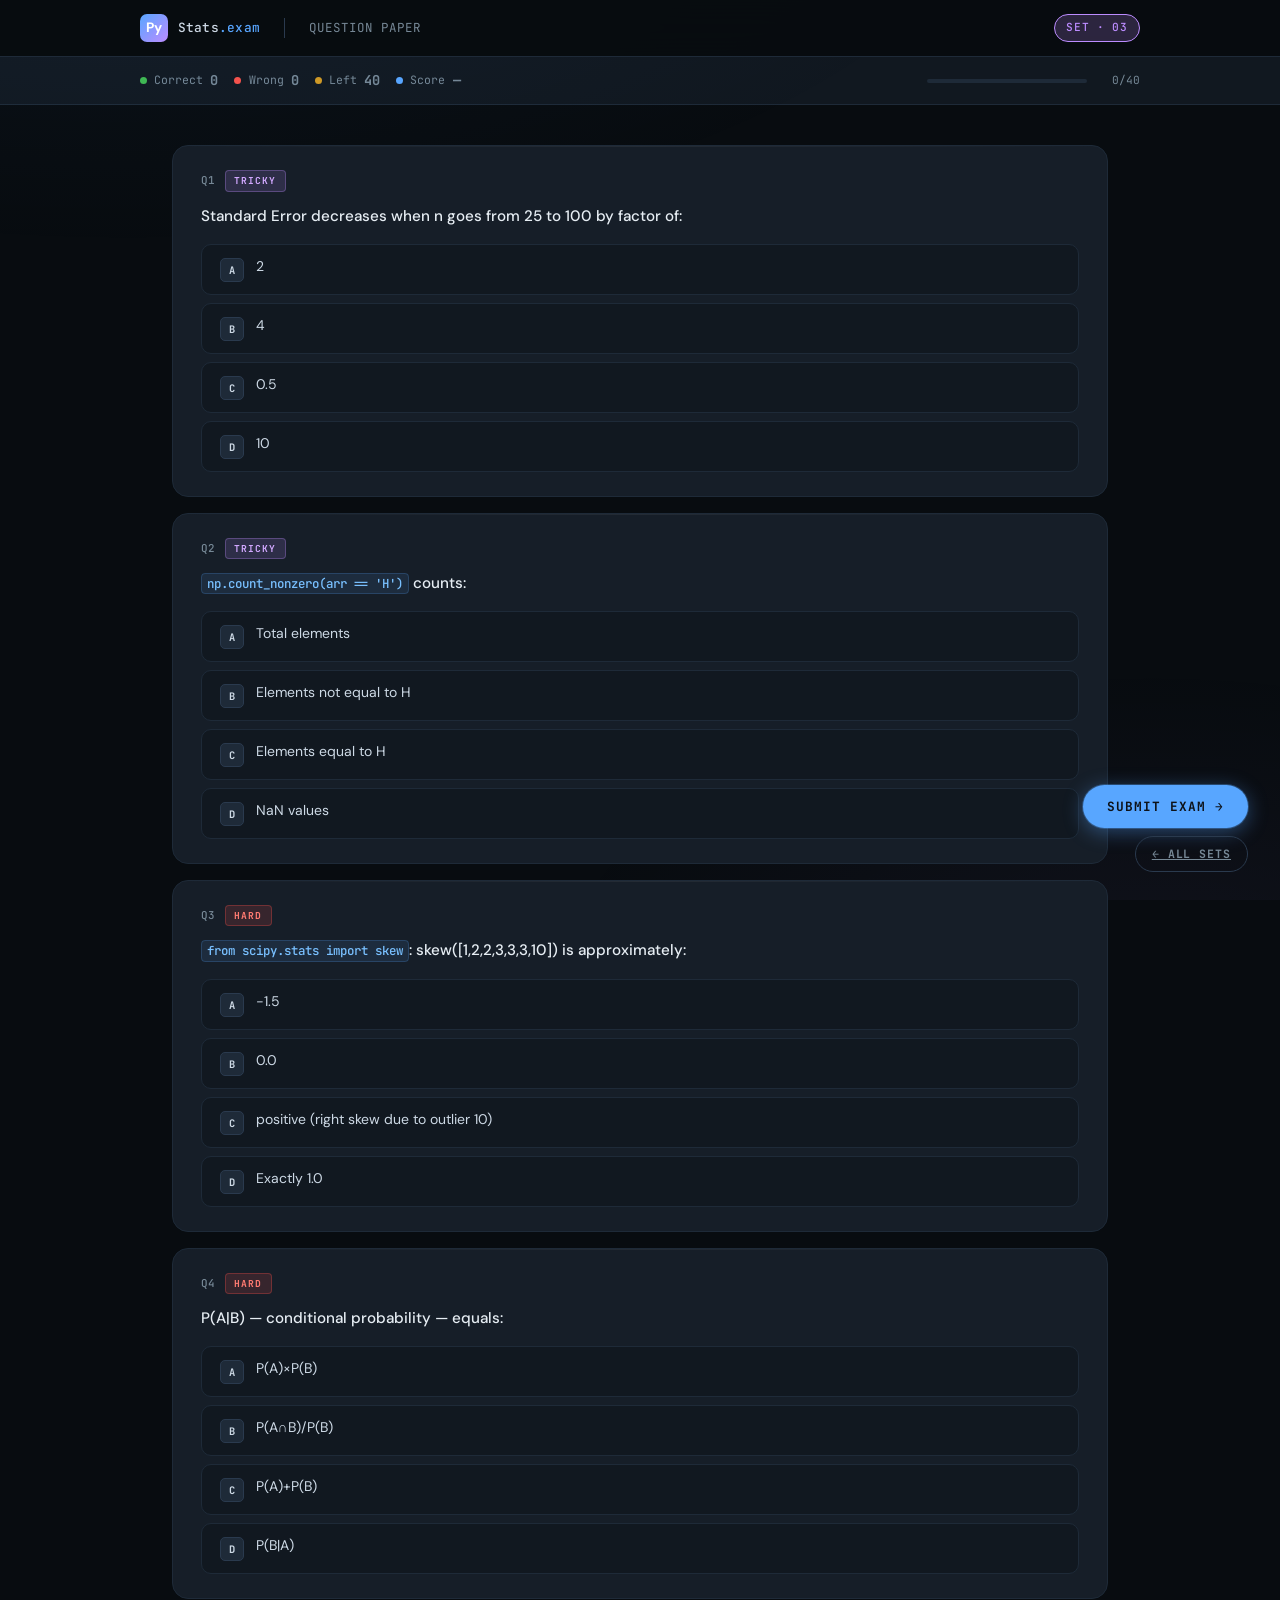
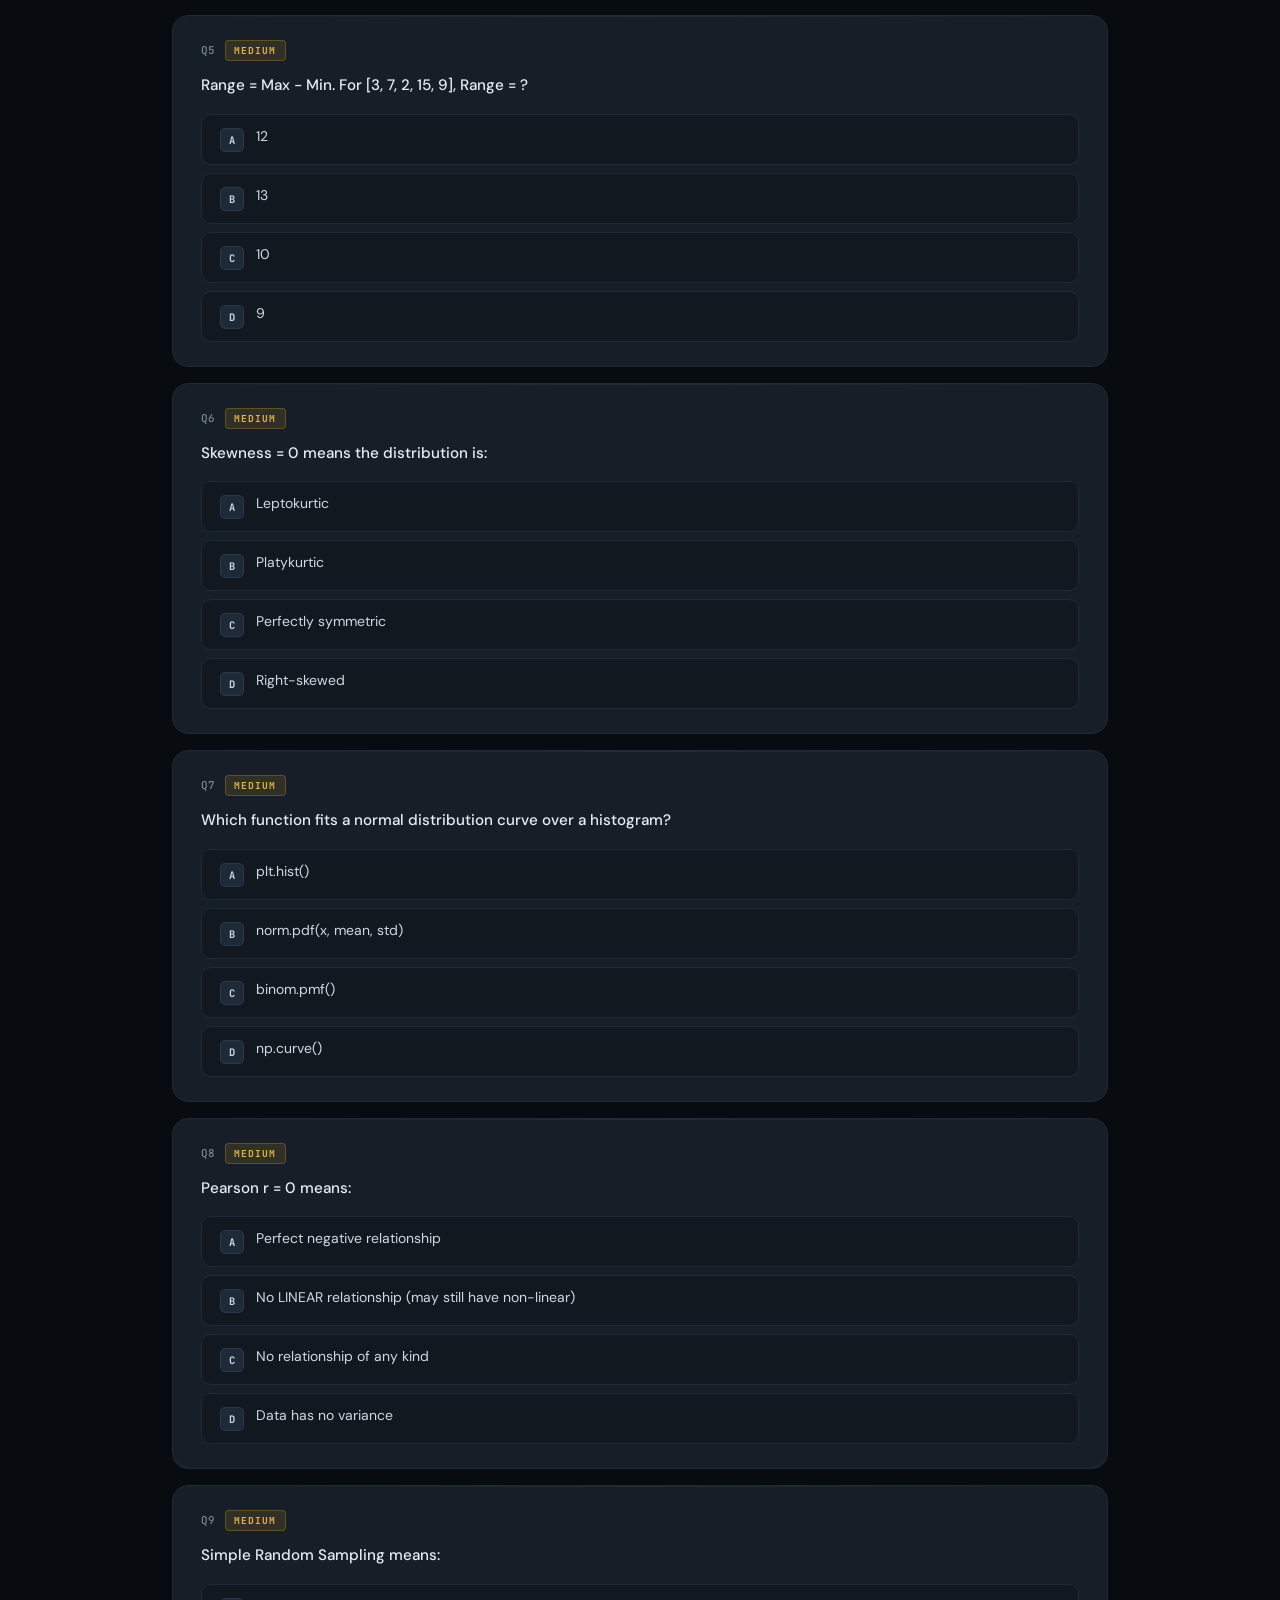
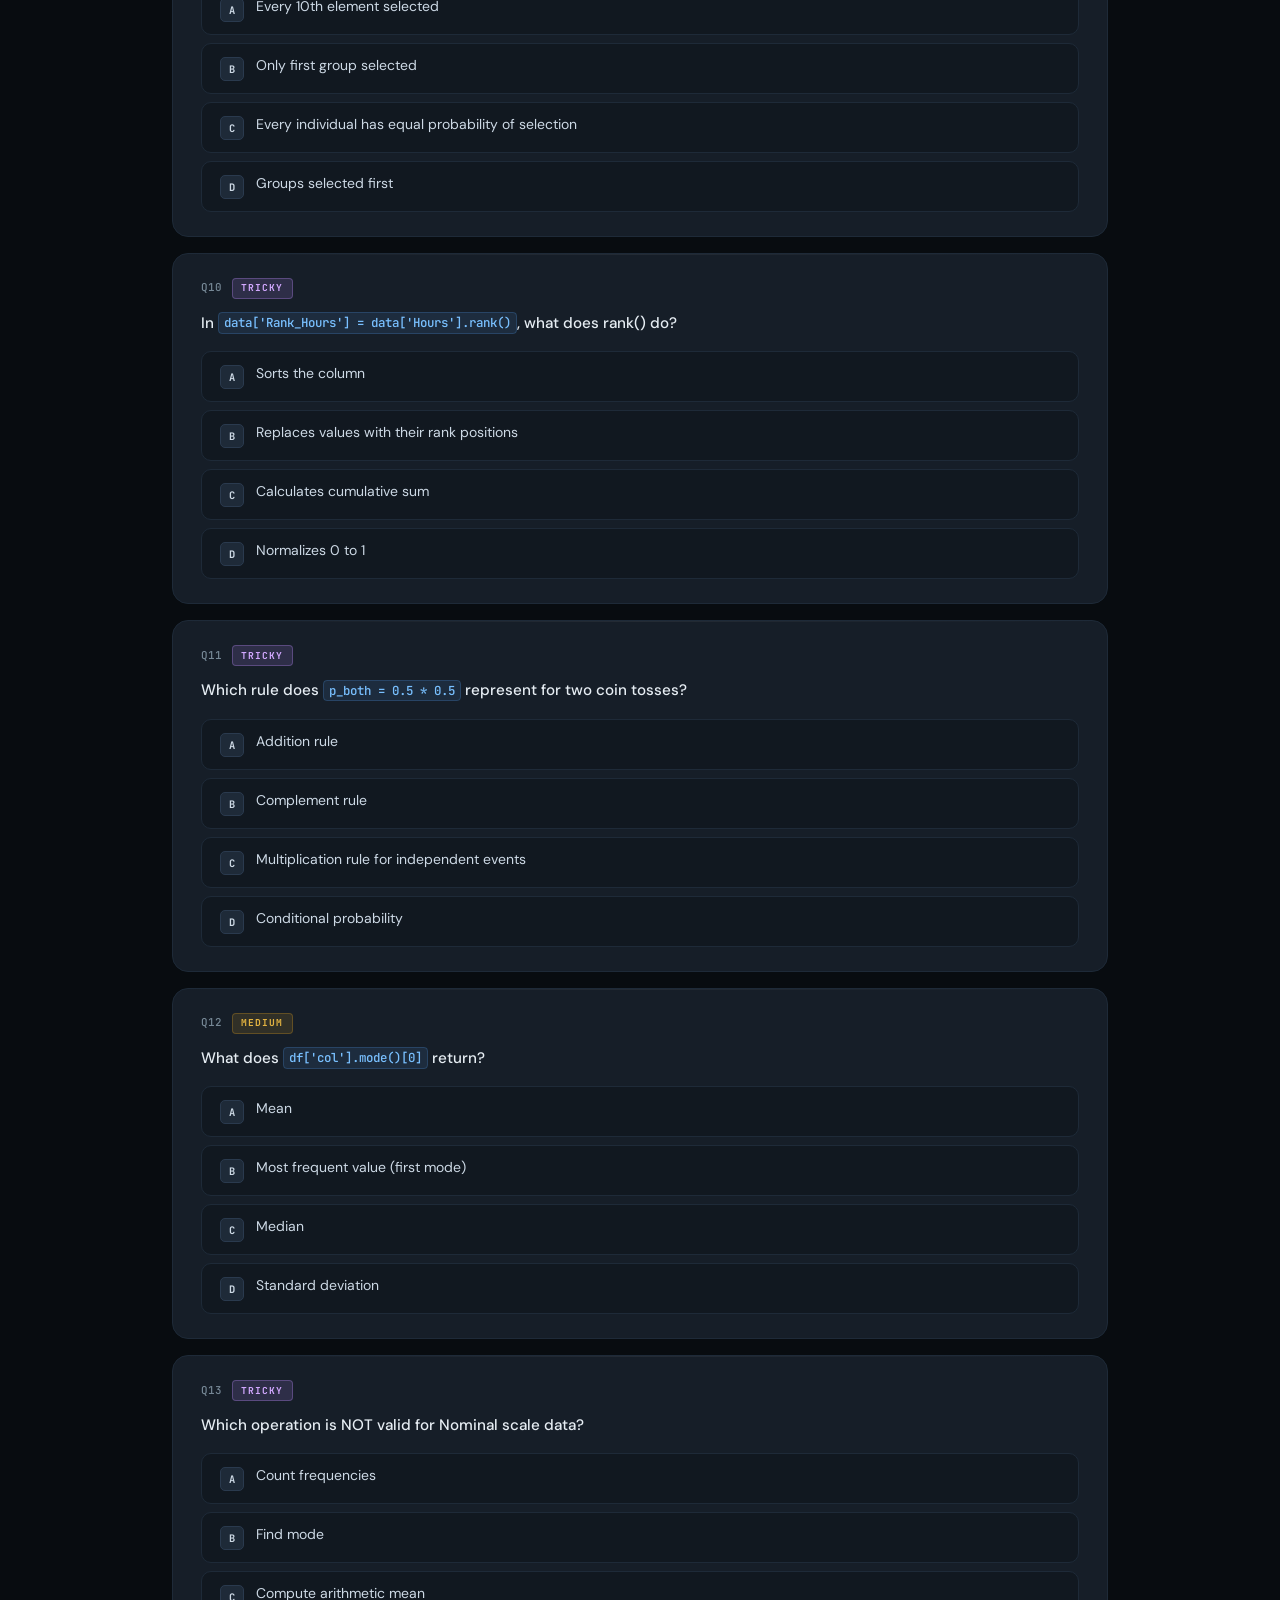
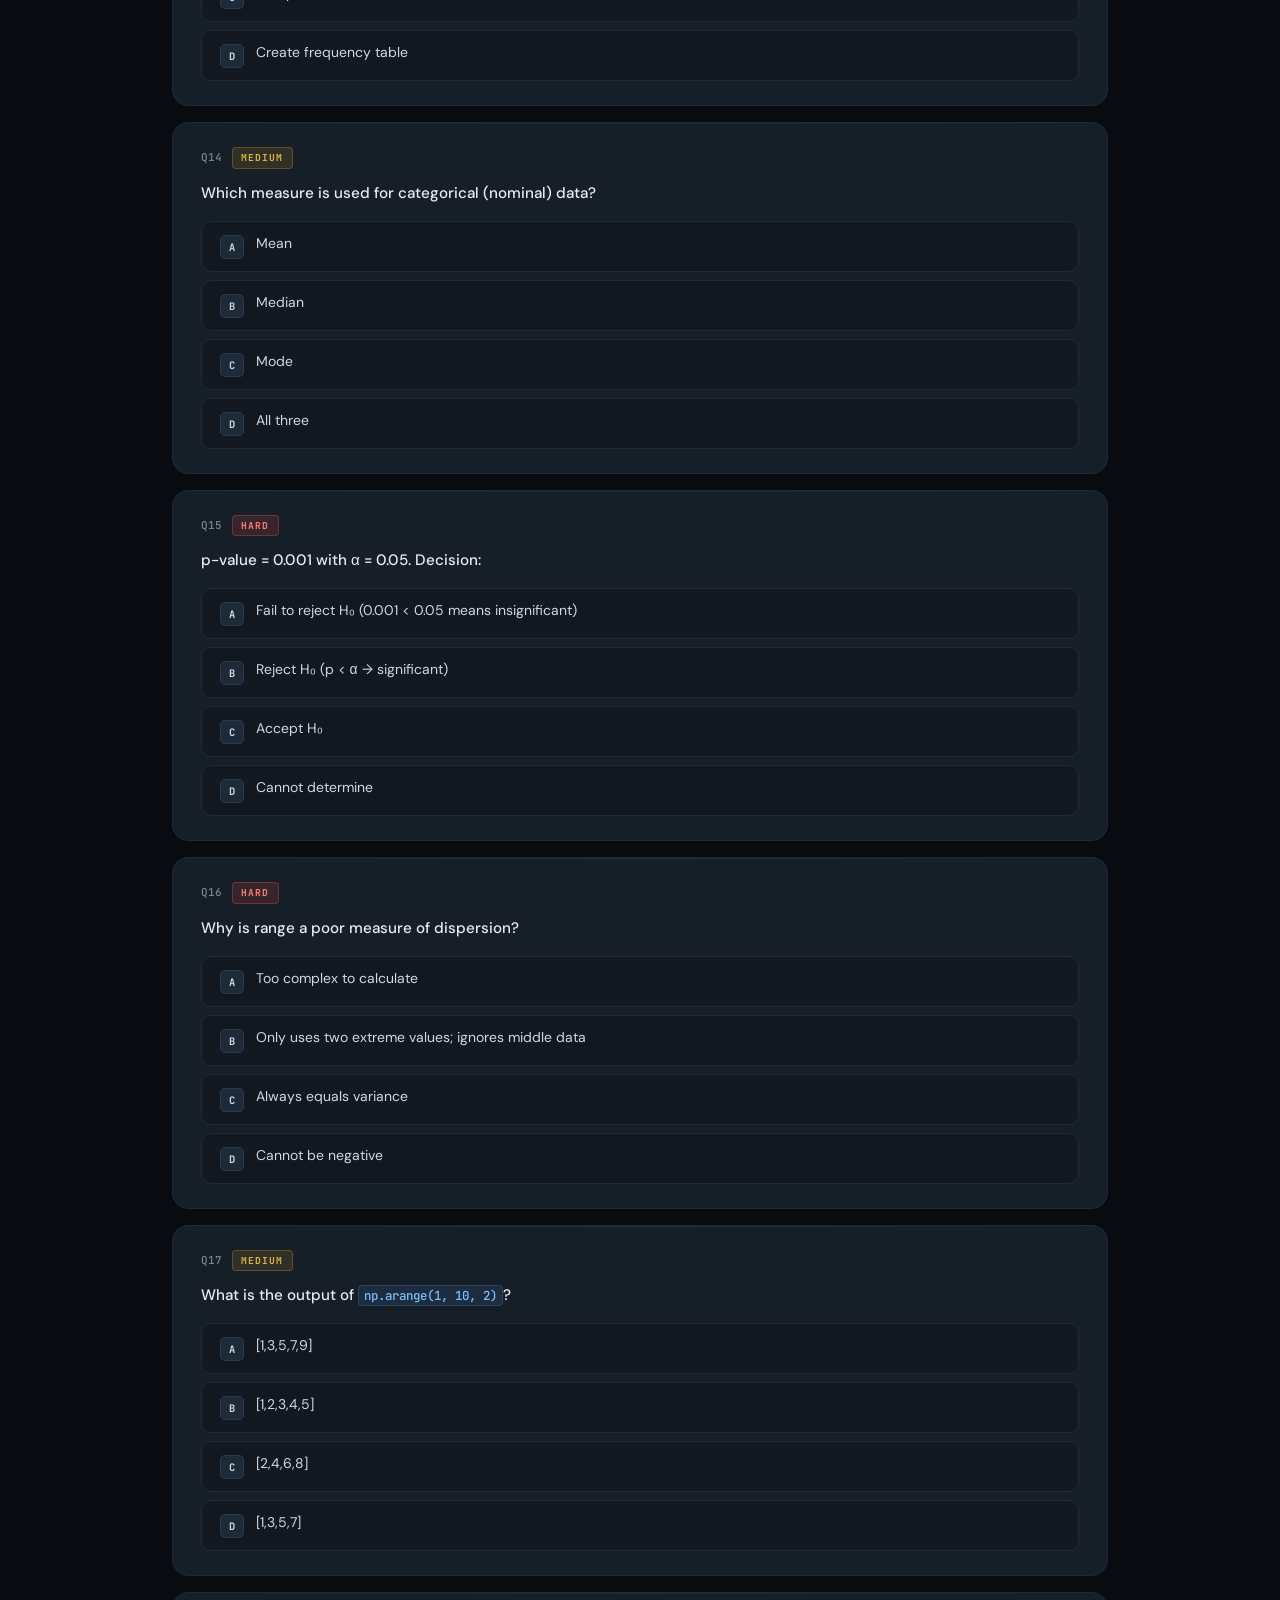
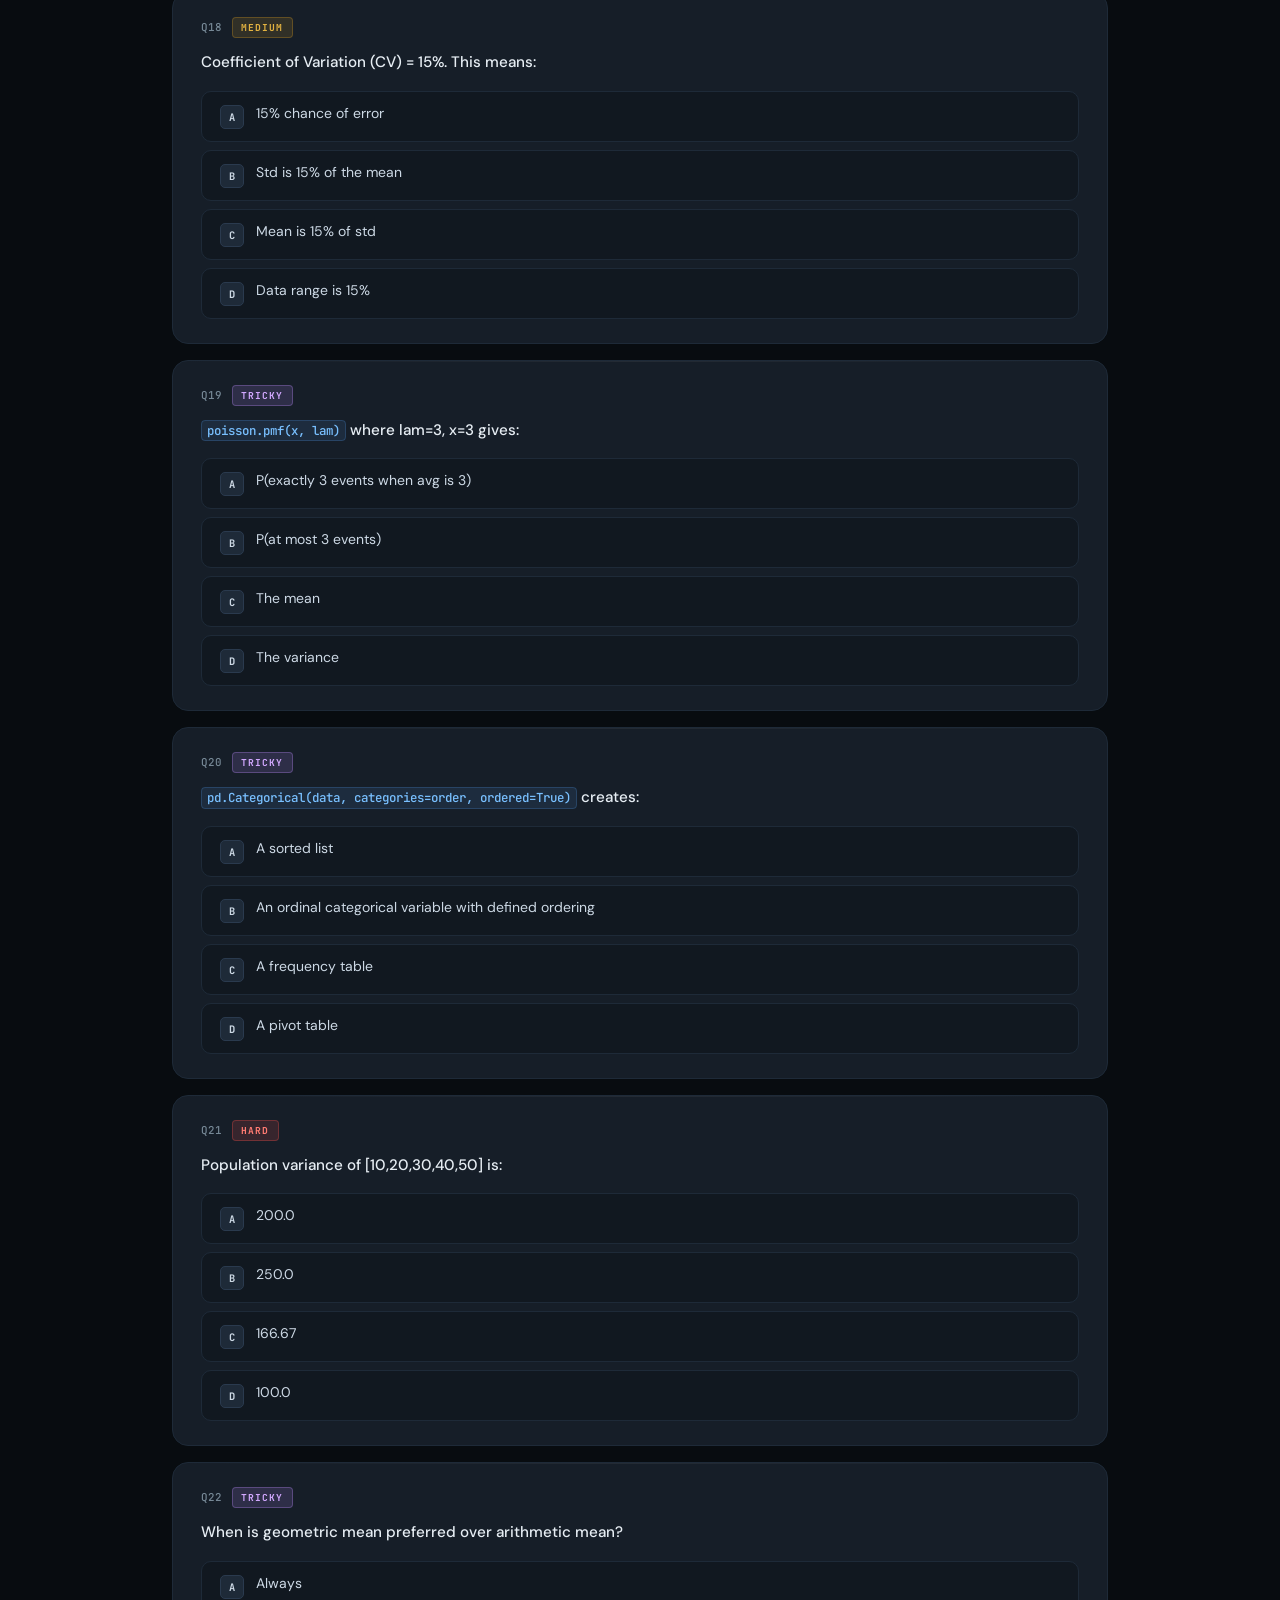
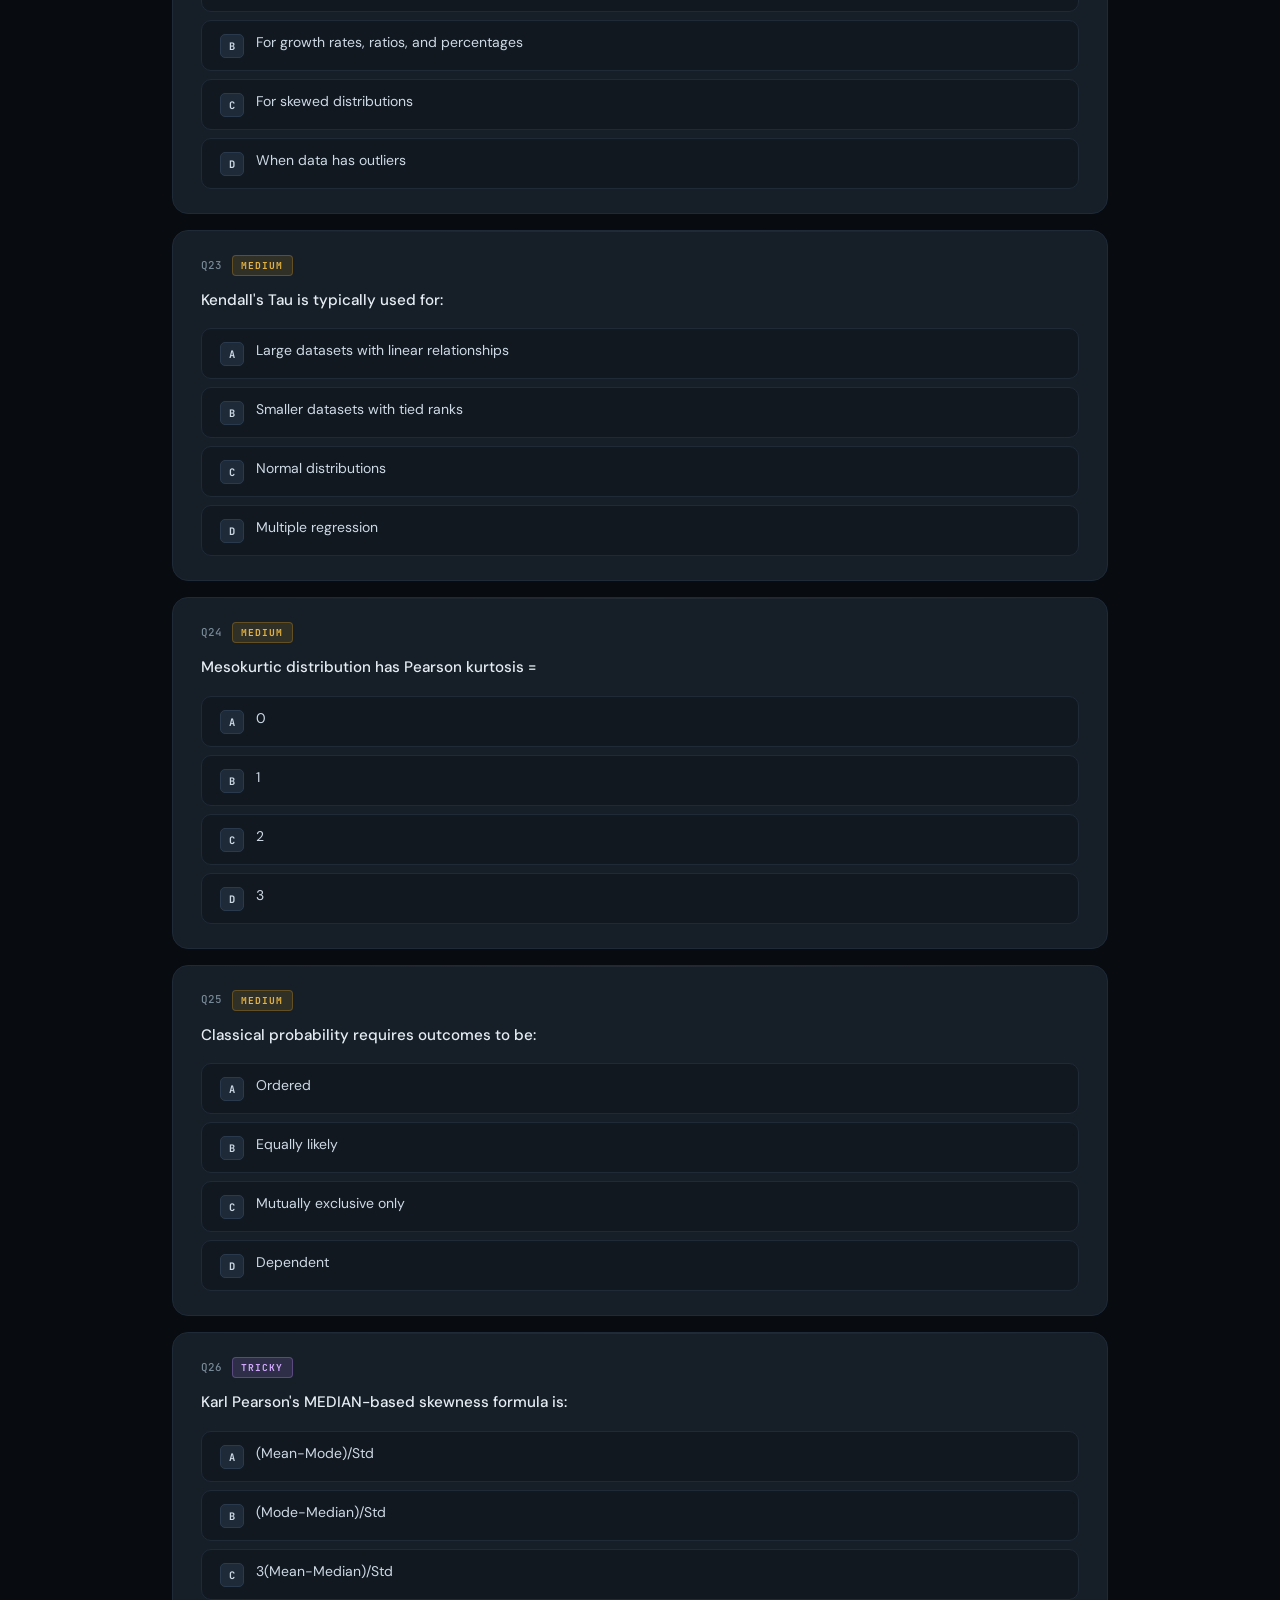
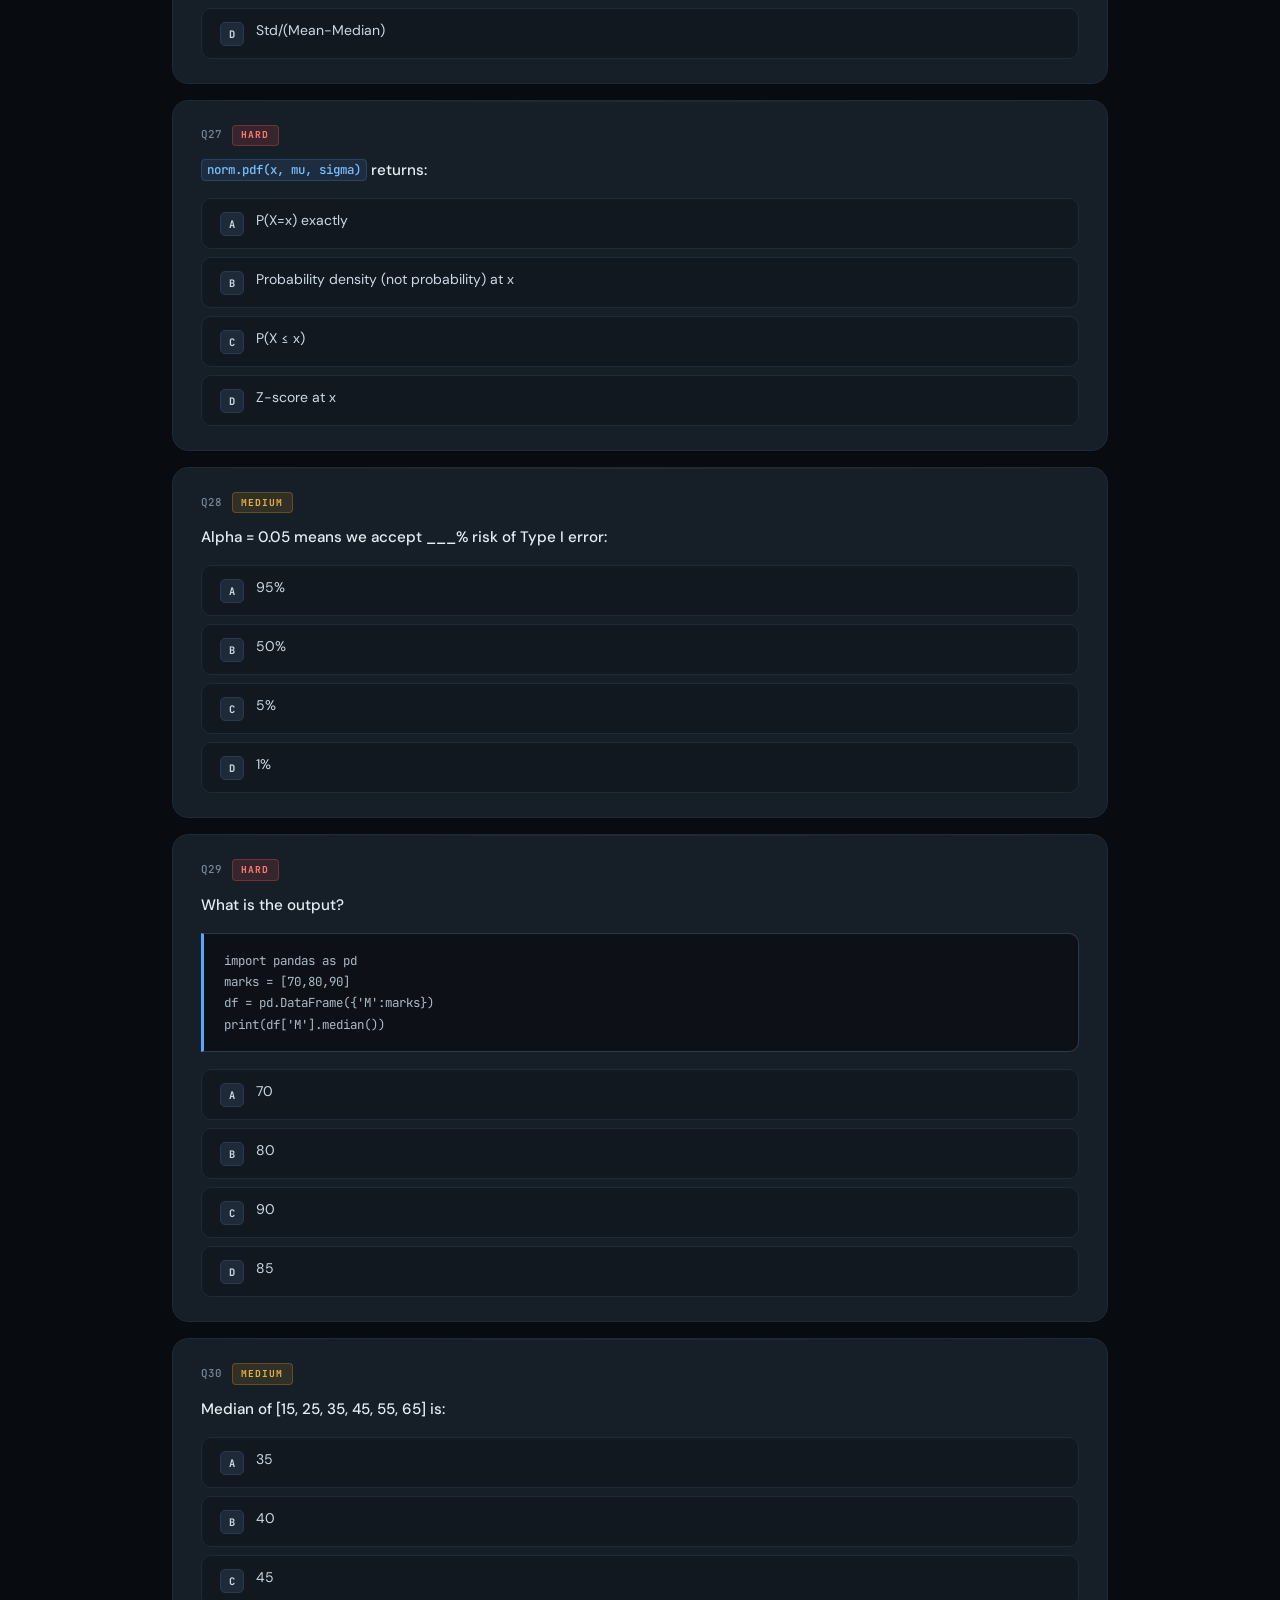
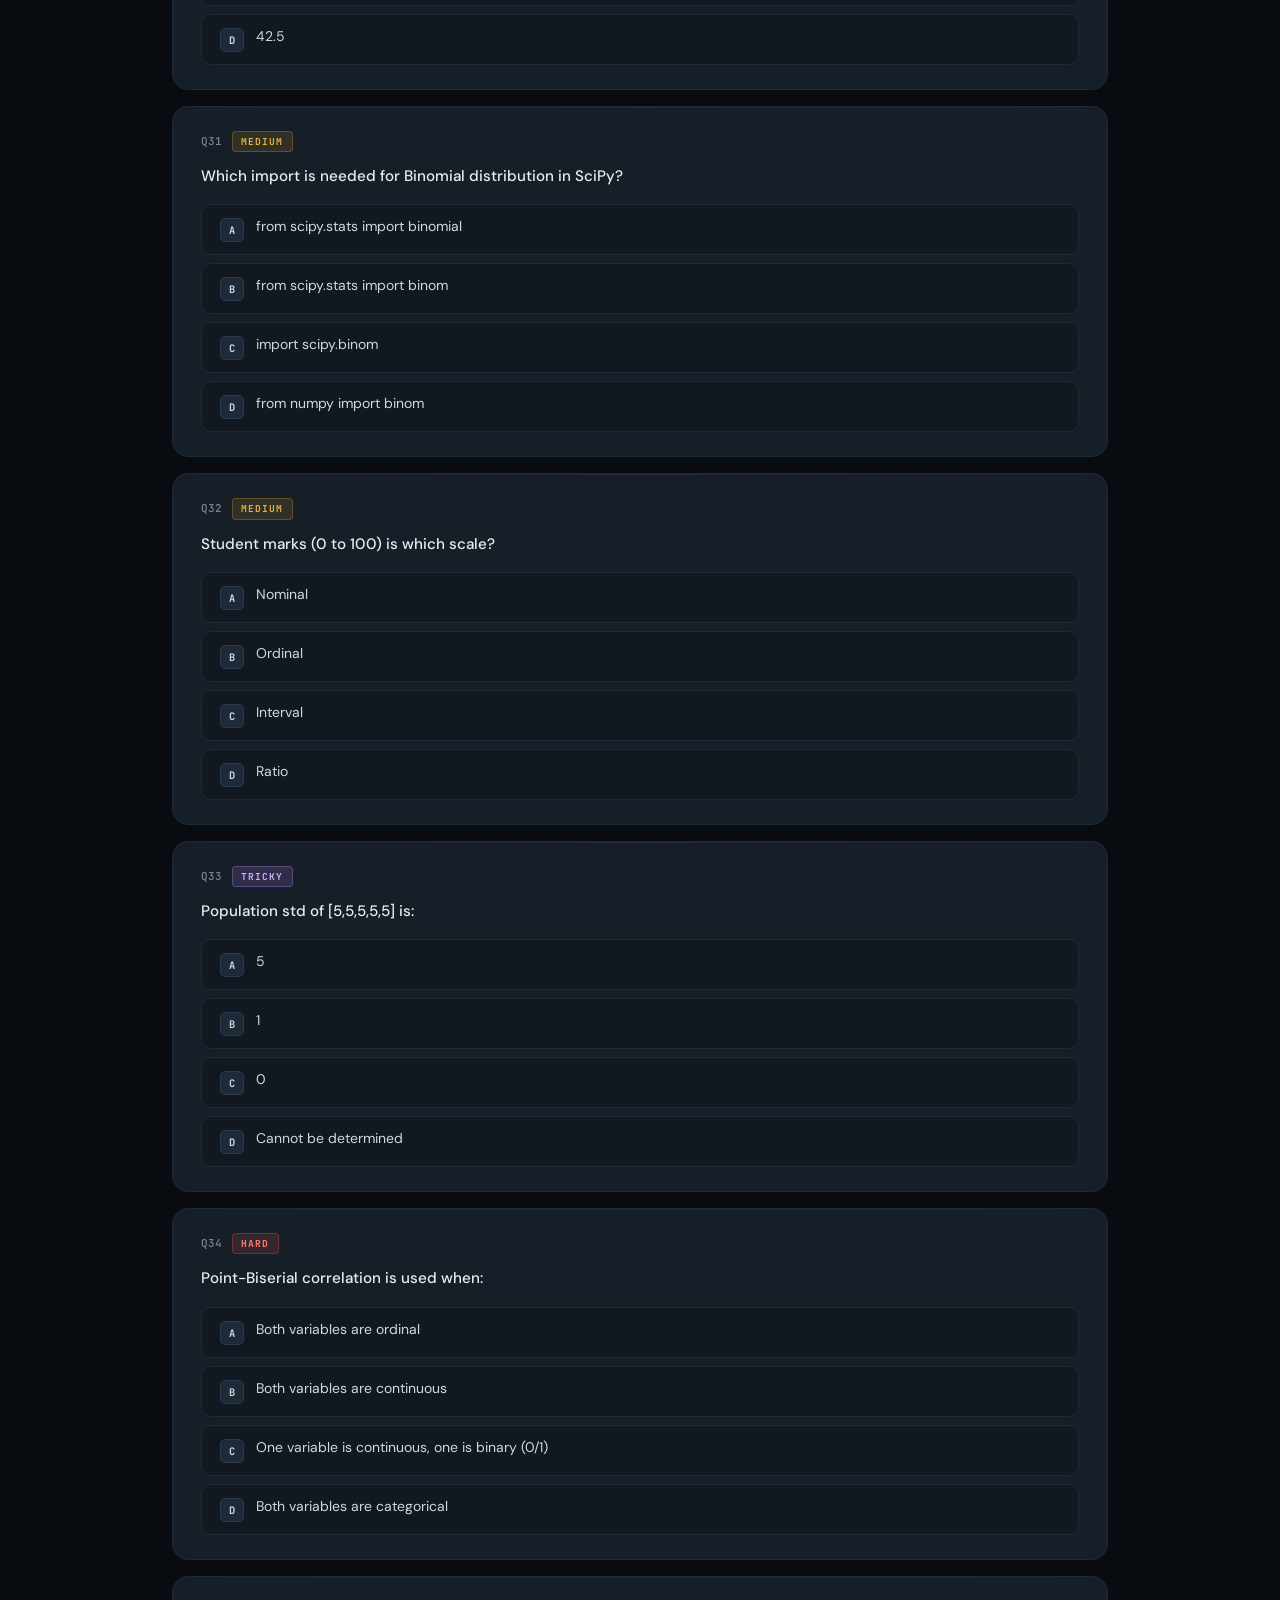
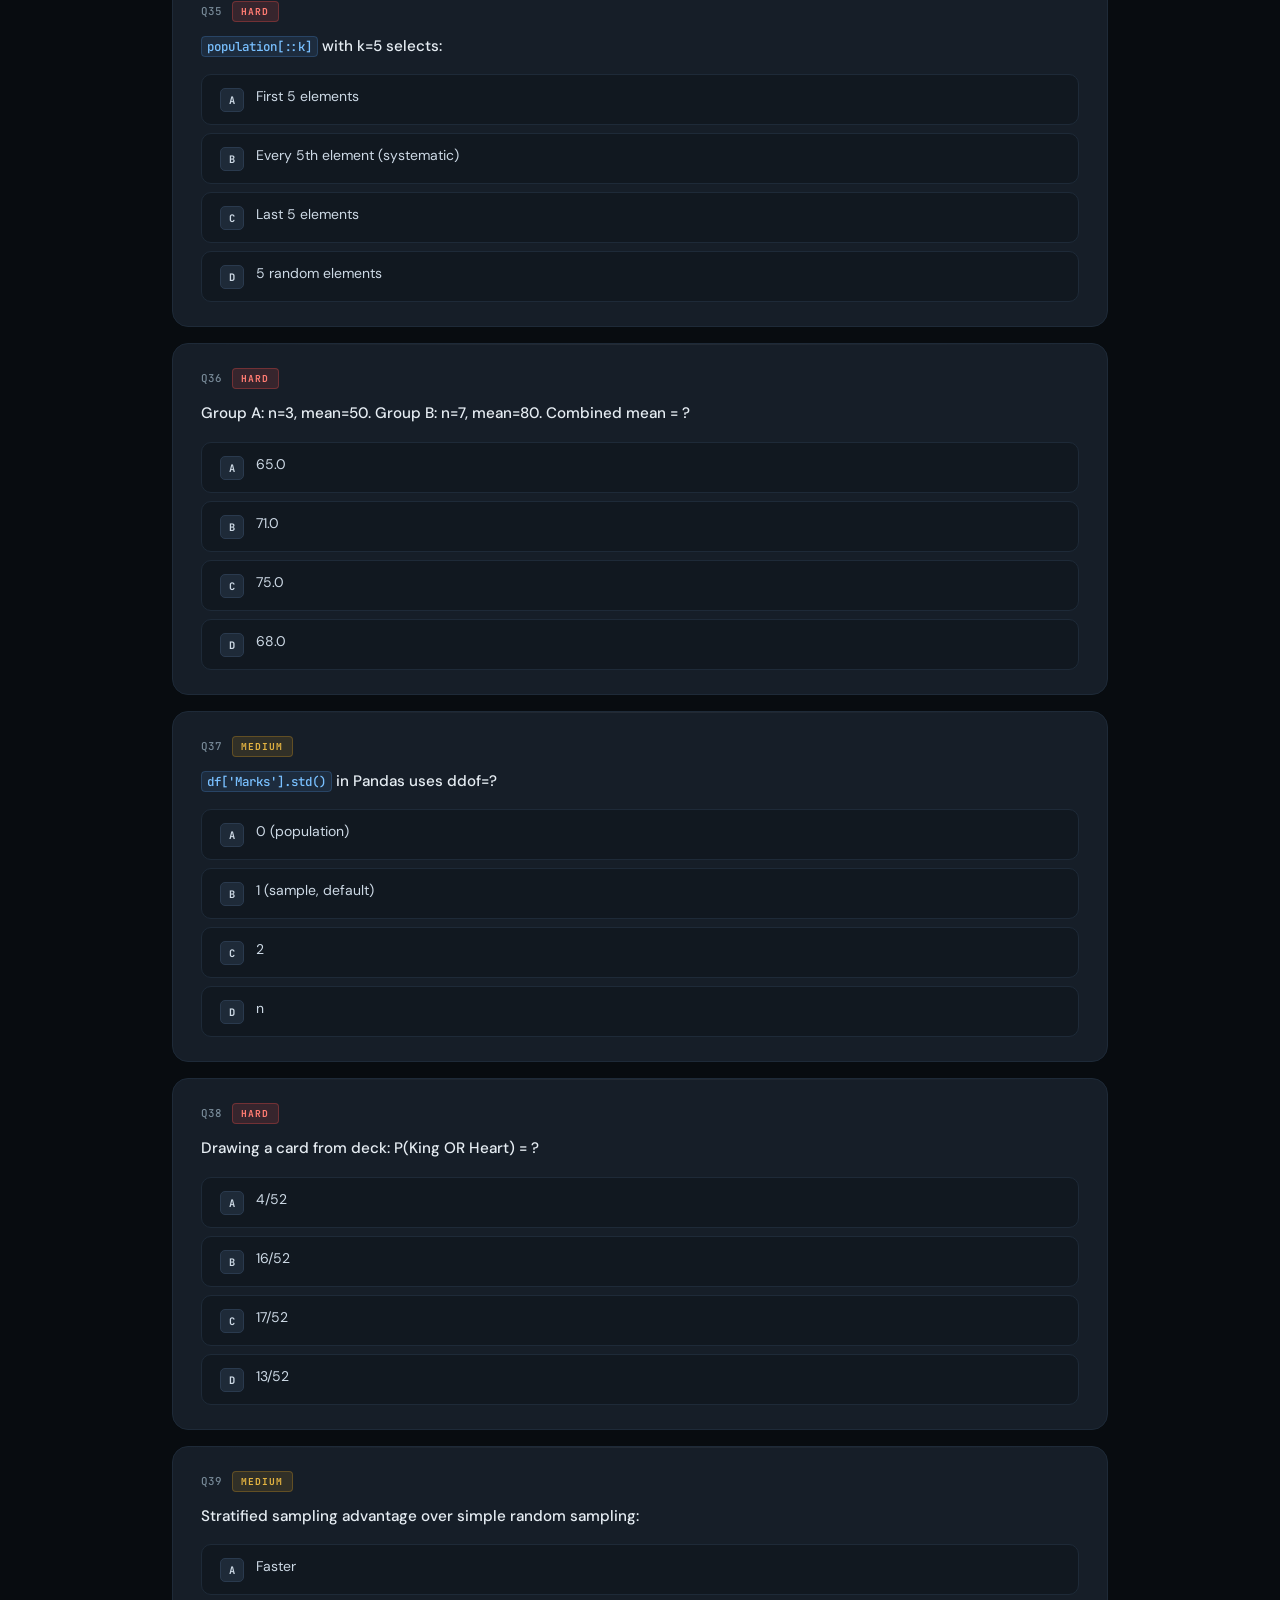
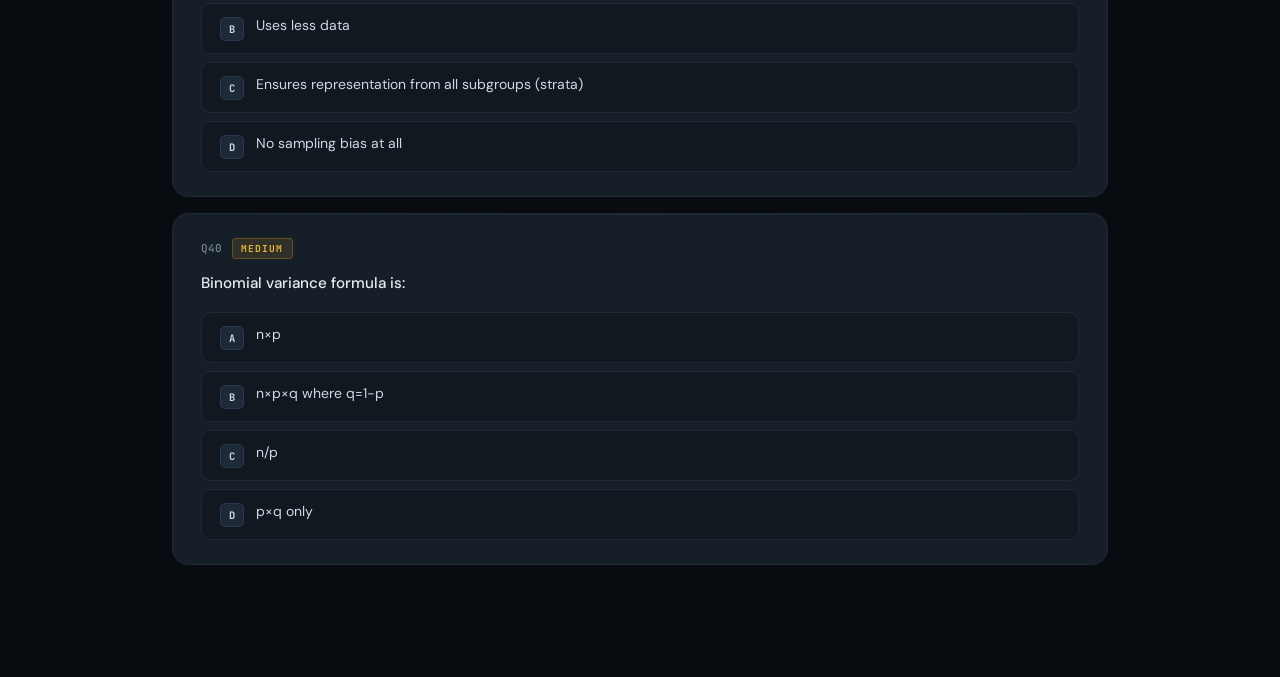
<file: set3.html>
<!DOCTYPE html>
<html lang="en">
<head>
<meta charset="UTF-8">
<meta name="viewport" content="width=device-width, initial-scale=1.0">
<title>Set 3 — Python Statistics Exam</title>
<link rel="stylesheet" href="style.css">
</head>
<body class="theme-purple">
<header class="site-header">
  <div class="header-inner">
    <a href="index.html" class="header-logo"><div class="logo-mark">Py</div><span class="logo-text">Stats<span>.exam</span></span></a>
    <div class="header-divider"></div><span class="header-title">Question Paper</span>
    <div class="header-right"><span class="set-badge">SET · 03</span></div>
  </div>
</header>
<div class="hud"><div class="hud-inner">
  <div class="hud-stat"><span class="hud-dot" style="background:var(--green)"></span>Correct <strong id="hud-correct">0</strong></div>
  <div class="hud-stat"><span class="hud-dot" style="background:var(--red)"></span>Wrong <strong id="hud-wrong">0</strong></div>
  <div class="hud-stat"><span class="hud-dot" style="background:var(--yellow)"></span>Left <strong id="hud-left">40</strong></div>
  <div class="hud-stat"><span class="hud-dot" style="background:var(--accent)"></span>Score <strong id="hud-pct">—</strong></div>
  <div class="hud-progress"><div class="prog-track"><div class="prog-fill" id="hud-fill"></div></div><span class="prog-label" id="hud-done">0/40</span></div>
</div></div>
<div class="main-wrap">
  <div class="section-header"><div class="topic-chip">📐 Topic 1</div><span class="section-title">NumPy — Core Operations</span><span class="section-count">Q1–Q4</span></div>
  <div class="q-card" id="qcard-1" data-id="1" data-correct="0">
    <div class="q-meta"><span class="q-num">Q1</span><span class="diff-pill diff-medium">Medium</span></div>
    <div class="q-text">What is the output of <code>np.arange(1, 10, 2)</code>?</div>
    <div class="options-grid">
      <button class="opt" onclick="pickAnswer('1',0)"><span class="opt-label">A</span>[1,3,5,7,9]</button>
      <button class="opt" onclick="pickAnswer('1',1)"><span class="opt-label">B</span>[1,2,3,4,5]</button>
      <button class="opt" onclick="pickAnswer('1',2)"><span class="opt-label">C</span>[2,4,6,8]</button>
      <button class="opt" onclick="pickAnswer('1',3)"><span class="opt-label">D</span>[1,3,5,7]</button>
    </div>
    <div class="explanation"><span class="explanation-label">💡 Explanation</span>np.arange(start, stop, step) creates array from 1 to &lt;10 with step 2: [1,3,5,7,9].</div>
  </div>
  <div class="q-card" id="qcard-2" data-id="2" data-correct="0">
    <div class="q-meta"><span class="q-num">Q2</span><span class="diff-pill diff-hard">Hard</span></div>
    <div class="q-text">Population variance of [10,20,30,40,50] is:</div>
    <div class="options-grid">
      <button class="opt" onclick="pickAnswer('2',0)"><span class="opt-label">A</span>200.0</button>
      <button class="opt" onclick="pickAnswer('2',1)"><span class="opt-label">B</span>250.0</button>
      <button class="opt" onclick="pickAnswer('2',2)"><span class="opt-label">C</span>166.67</button>
      <button class="opt" onclick="pickAnswer('2',3)"><span class="opt-label">D</span>100.0</button>
    </div>
    <div class="explanation"><span class="explanation-label">💡 Explanation</span>Mean=30. Deviations²: 400,100,0,100,400 → sum=1000/5=200.0 (ddof=0).</div>
  </div>
  <div class="q-card" id="qcard-3" data-id="3" data-correct="2">
    <div class="q-meta"><span class="q-num">Q3</span><span class="diff-pill diff-tricky">Tricky</span></div>
    <div class="q-text"><code>np.count_nonzero(arr == 'H')</code> counts:</div>
    <div class="options-grid">
      <button class="opt" onclick="pickAnswer('3',0)"><span class="opt-label">A</span>Total elements</button>
      <button class="opt" onclick="pickAnswer('3',1)"><span class="opt-label">B</span>Elements not equal to H</button>
      <button class="opt" onclick="pickAnswer('3',2)"><span class="opt-label">C</span>Elements equal to H</button>
      <button class="opt" onclick="pickAnswer('3',3)"><span class="opt-label">D</span>NaN values</button>
    </div>
    <div class="explanation"><span class="explanation-label">💡 Explanation</span>count_nonzero on a boolean array counts True values — here, how many elements are 'H'.</div>
  </div>
  <div class="q-card" id="qcard-4" data-id="4" data-correct="1">
    <div class="q-meta"><span class="q-num">Q4</span><span class="diff-pill diff-medium">Medium</span></div>
    <div class="q-text">Which function fits a normal distribution curve over a histogram?</div>
    <div class="options-grid">
      <button class="opt" onclick="pickAnswer('4',0)"><span class="opt-label">A</span>plt.hist()</button>
      <button class="opt" onclick="pickAnswer('4',1)"><span class="opt-label">B</span>norm.pdf(x, mean, std)</button>
      <button class="opt" onclick="pickAnswer('4',2)"><span class="opt-label">C</span>binom.pmf()</button>
      <button class="opt" onclick="pickAnswer('4',3)"><span class="opt-label">D</span>np.curve()</button>
    </div>
    <div class="explanation"><span class="explanation-label">💡 Explanation</span>norm.pdf(x, mu, sigma) returns probability density — used to overlay normal curve on histogram plot.</div>
  </div>
  <div class="section-header"><div class="topic-chip">🐼 Topic 2</div><span class="section-title">Pandas — GroupBy &amp; Aggregation</span><span class="section-count">Q5–Q8</span></div>
  <div class="q-card" id="qcard-5" data-id="5" data-correct="1">
    <div class="q-meta"><span class="q-num">Q5</span><span class="diff-pill diff-medium">Medium</span></div>
    <div class="q-text"><code>df['Marks'].std()</code> in Pandas uses ddof=?</div>
    <div class="options-grid">
      <button class="opt" onclick="pickAnswer('5',0)"><span class="opt-label">A</span>0 (population)</button>
      <button class="opt" onclick="pickAnswer('5',1)"><span class="opt-label">B</span>1 (sample, default)</button>
      <button class="opt" onclick="pickAnswer('5',2)"><span class="opt-label">C</span>2</button>
      <button class="opt" onclick="pickAnswer('5',3)"><span class="opt-label">D</span>n</button>
    </div>
    <div class="explanation"><span class="explanation-label">💡 Explanation</span>Pandas std() defaults to ddof=1 (sample standard deviation) — unlike NumPy which defaults to ddof=0.</div>
  </div>
  <div class="q-card" id="qcard-6" data-id="6" data-correct="1">
    <div class="q-meta"><span class="q-num">Q6</span><span class="diff-pill diff-hard">Hard</span></div>
    <div class="q-text">What is the output?</div>
    <div class="code-block">import pandas as pd
marks = [70,80,90]
df = pd.DataFrame({'M':marks})
print(df['M'].median())</div>
    <div class="options-grid">
      <button class="opt" onclick="pickAnswer('6',0)"><span class="opt-label">A</span>70</button>
      <button class="opt" onclick="pickAnswer('6',1)"><span class="opt-label">B</span>80</button>
      <button class="opt" onclick="pickAnswer('6',2)"><span class="opt-label">C</span>90</button>
      <button class="opt" onclick="pickAnswer('6',3)"><span class="opt-label">D</span>85</button>
    </div>
    <div class="explanation"><span class="explanation-label">💡 Explanation</span>Sorted [70,80,90], n=3 (odd). Median = middle value = 80.</div>
  </div>
  <div class="q-card" id="qcard-7" data-id="7" data-correct="1">
    <div class="q-meta"><span class="q-num">Q7</span><span class="diff-pill diff-medium">Medium</span></div>
    <div class="q-text">What does <code>df['col'].mode()[0]</code> return?</div>
    <div class="options-grid">
      <button class="opt" onclick="pickAnswer('7',0)"><span class="opt-label">A</span>Mean</button>
      <button class="opt" onclick="pickAnswer('7',1)"><span class="opt-label">B</span>Most frequent value (first mode)</button>
      <button class="opt" onclick="pickAnswer('7',2)"><span class="opt-label">C</span>Median</button>
      <button class="opt" onclick="pickAnswer('7',3)"><span class="opt-label">D</span>Standard deviation</button>
    </div>
    <div class="explanation"><span class="explanation-label">💡 Explanation</span>mode() returns a Series of most frequent values. [0] gets the first mode — useful when there's one mode.</div>
  </div>
  <div class="q-card" id="qcard-8" data-id="8" data-correct="1">
    <div class="q-meta"><span class="q-num">Q8</span><span class="diff-pill diff-tricky">Tricky</span></div>
    <div class="q-text"><code>pd.Categorical(data, categories=order, ordered=True)</code> creates:</div>
    <div class="options-grid">
      <button class="opt" onclick="pickAnswer('8',0)"><span class="opt-label">A</span>A sorted list</button>
      <button class="opt" onclick="pickAnswer('8',1)"><span class="opt-label">B</span>An ordinal categorical variable with defined ordering</button>
      <button class="opt" onclick="pickAnswer('8',2)"><span class="opt-label">C</span>A frequency table</button>
      <button class="opt" onclick="pickAnswer('8',3)"><span class="opt-label">D</span>A pivot table</button>
    </div>
    <div class="explanation"><span class="explanation-label">💡 Explanation</span>This creates an ordered categorical (ordinal) variable in Pandas, enabling proper sorting and comparison.</div>
  </div>
  <div class="section-header"><div class="topic-chip">📊 Topic 3</div><span class="section-title">Central Tendency — Formulas</span><span class="section-count">Q9–Q12</span></div>
  <div class="q-card" id="qcard-9" data-id="9" data-correct="2">
    <div class="q-meta"><span class="q-num">Q9</span><span class="diff-pill diff-medium">Medium</span></div>
    <div class="q-text">Which measure is used for categorical (nominal) data?</div>
    <div class="options-grid">
      <button class="opt" onclick="pickAnswer('9',0)"><span class="opt-label">A</span>Mean</button>
      <button class="opt" onclick="pickAnswer('9',1)"><span class="opt-label">B</span>Median</button>
      <button class="opt" onclick="pickAnswer('9',2)"><span class="opt-label">C</span>Mode</button>
      <button class="opt" onclick="pickAnswer('9',3)"><span class="opt-label">D</span>All three</button>
    </div>
    <div class="explanation"><span class="explanation-label">💡 Explanation</span>Mode is the only meaningful central tendency for categorical data (blood group, gender, language).</div>
  </div>
  <div class="q-card" id="qcard-10" data-id="10" data-correct="1">
    <div class="q-meta"><span class="q-num">Q10</span><span class="diff-pill diff-hard">Hard</span></div>
    <div class="q-text">Group A: n=3, mean=50. Group B: n=7, mean=80. Combined mean = ?</div>
    <div class="options-grid">
      <button class="opt" onclick="pickAnswer('10',0)"><span class="opt-label">A</span>65.0</button>
      <button class="opt" onclick="pickAnswer('10',1)"><span class="opt-label">B</span>71.0</button>
      <button class="opt" onclick="pickAnswer('10',2)"><span class="opt-label">C</span>75.0</button>
      <button class="opt" onclick="pickAnswer('10',3)"><span class="opt-label">D</span>68.0</button>
    </div>
    <div class="explanation"><span class="explanation-label">💡 Explanation</span>Combined = (3×50 + 7×80)/(3+7) = (150+560)/10 = 710/10 = 71.0.</div>
  </div>
  <div class="q-card" id="qcard-11" data-id="11" data-correct="1">
    <div class="q-meta"><span class="q-num">Q11</span><span class="diff-pill diff-medium">Medium</span></div>
    <div class="q-text">Median of [15, 25, 35, 45, 55, 65] is:</div>
    <div class="options-grid">
      <button class="opt" onclick="pickAnswer('11',0)"><span class="opt-label">A</span>35</button>
      <button class="opt" onclick="pickAnswer('11',1)"><span class="opt-label">B</span>40</button>
      <button class="opt" onclick="pickAnswer('11',2)"><span class="opt-label">C</span>45</button>
      <button class="opt" onclick="pickAnswer('11',3)"><span class="opt-label">D</span>42.5</button>
    </div>
    <div class="explanation"><span class="explanation-label">💡 Explanation</span>n=6. Middle two = 35 and 45. Median = (35+45)/2 = 40.</div>
  </div>
  <div class="q-card" id="qcard-12" data-id="12" data-correct="1">
    <div class="q-meta"><span class="q-num">Q12</span><span class="diff-pill diff-tricky">Tricky</span></div>
    <div class="q-text">When is geometric mean preferred over arithmetic mean?</div>
    <div class="options-grid">
      <button class="opt" onclick="pickAnswer('12',0)"><span class="opt-label">A</span>Always</button>
      <button class="opt" onclick="pickAnswer('12',1)"><span class="opt-label">B</span>For growth rates, ratios, and percentages</button>
      <button class="opt" onclick="pickAnswer('12',2)"><span class="opt-label">C</span>For skewed distributions</button>
      <button class="opt" onclick="pickAnswer('12',3)"><span class="opt-label">D</span>When data has outliers</button>
    </div>
    <div class="explanation"><span class="explanation-label">💡 Explanation</span>Geometric mean = ⁿ√(x₁×x₂×...×xₙ). Best for multiplicative data: growth rates, investment returns, ratios.</div>
  </div>
  <div class="section-header"><div class="topic-chip">📏 Topic 4</div><span class="section-title">Dispersion — Range &amp; Std Dev</span><span class="section-count">Q13–Q16</span></div>
  <div class="q-card" id="qcard-13" data-id="13" data-correct="1">
    <div class="q-meta"><span class="q-num">Q13</span><span class="diff-pill diff-medium">Medium</span></div>
    <div class="q-text">Range = Max − Min. For [3, 7, 2, 15, 9], Range = ?</div>
    <div class="options-grid">
      <button class="opt" onclick="pickAnswer('13',0)"><span class="opt-label">A</span>12</button>
      <button class="opt" onclick="pickAnswer('13',1)"><span class="opt-label">B</span>13</button>
      <button class="opt" onclick="pickAnswer('13',2)"><span class="opt-label">C</span>10</button>
      <button class="opt" onclick="pickAnswer('13',3)"><span class="opt-label">D</span>9</button>
    </div>
    <div class="explanation"><span class="explanation-label">💡 Explanation</span>Max=15, Min=2. Range = 15-2 = 13.</div>
  </div>
  <div class="q-card" id="qcard-14" data-id="14" data-correct="1">
    <div class="q-meta"><span class="q-num">Q14</span><span class="diff-pill diff-hard">Hard</span></div>
    <div class="q-text">Why is range a poor measure of dispersion?</div>
    <div class="options-grid">
      <button class="opt" onclick="pickAnswer('14',0)"><span class="opt-label">A</span>Too complex to calculate</button>
      <button class="opt" onclick="pickAnswer('14',1)"><span class="opt-label">B</span>Only uses two extreme values; ignores middle data</button>
      <button class="opt" onclick="pickAnswer('14',2)"><span class="opt-label">C</span>Always equals variance</button>
      <button class="opt" onclick="pickAnswer('14',3)"><span class="opt-label">D</span>Cannot be negative</button>
    </div>
    <div class="explanation"><span class="explanation-label">💡 Explanation</span>Range only uses max and min — one outlier completely changes it, ignoring all other data points.</div>
  </div>
  <div class="q-card" id="qcard-15" data-id="15" data-correct="1">
    <div class="q-meta"><span class="q-num">Q15</span><span class="diff-pill diff-medium">Medium</span></div>
    <div class="q-text">Coefficient of Variation (CV) = 15%. This means:</div>
    <div class="options-grid">
      <button class="opt" onclick="pickAnswer('15',0)"><span class="opt-label">A</span>15% chance of error</button>
      <button class="opt" onclick="pickAnswer('15',1)"><span class="opt-label">B</span>Std is 15% of the mean</button>
      <button class="opt" onclick="pickAnswer('15',2)"><span class="opt-label">C</span>Mean is 15% of std</button>
      <button class="opt" onclick="pickAnswer('15',3)"><span class="opt-label">D</span>Data range is 15%</button>
    </div>
    <div class="explanation"><span class="explanation-label">💡 Explanation</span>CV = (Std/Mean)×100. CV=15% means the std is 15% of the mean — a measure of relative variability.</div>
  </div>
  <div class="q-card" id="qcard-16" data-id="16" data-correct="2">
    <div class="q-meta"><span class="q-num">Q16</span><span class="diff-pill diff-tricky">Tricky</span></div>
    <div class="q-text">Population std of [5,5,5,5,5] is:</div>
    <div class="options-grid">
      <button class="opt" onclick="pickAnswer('16',0)"><span class="opt-label">A</span>5</button>
      <button class="opt" onclick="pickAnswer('16',1)"><span class="opt-label">B</span>1</button>
      <button class="opt" onclick="pickAnswer('16',2)"><span class="opt-label">C</span>0</button>
      <button class="opt" onclick="pickAnswer('16',3)"><span class="opt-label">D</span>Cannot be determined</button>
    </div>
    <div class="explanation"><span class="explanation-label">💡 Explanation</span>All values are identical → no deviation from mean → std = 0.</div>
  </div>
  <div class="section-header"><div class="topic-chip">〰️ Topic 5</div><span class="section-title">Skewness &amp; Distribution Shape</span><span class="section-count">Q17–Q20</span></div>
  <div class="q-card" id="qcard-17" data-id="17" data-correct="2">
    <div class="q-meta"><span class="q-num">Q17</span><span class="diff-pill diff-medium">Medium</span></div>
    <div class="q-text">Skewness = 0 means the distribution is:</div>
    <div class="options-grid">
      <button class="opt" onclick="pickAnswer('17',0)"><span class="opt-label">A</span>Leptokurtic</button>
      <button class="opt" onclick="pickAnswer('17',1)"><span class="opt-label">B</span>Platykurtic</button>
      <button class="opt" onclick="pickAnswer('17',2)"><span class="opt-label">C</span>Perfectly symmetric</button>
      <button class="opt" onclick="pickAnswer('17',3)"><span class="opt-label">D</span>Right-skewed</button>
    </div>
    <div class="explanation"><span class="explanation-label">💡 Explanation</span>Skewness=0 → symmetric, no tail in either direction.</div>
  </div>
  <div class="q-card" id="qcard-18" data-id="18" data-correct="2">
    <div class="q-meta"><span class="q-num">Q18</span><span class="diff-pill diff-hard">Hard</span></div>
    <div class="q-text"><code>from scipy.stats import skew</code>: skew([1,2,2,3,3,3,10]) is approximately:</div>
    <div class="options-grid">
      <button class="opt" onclick="pickAnswer('18',0)"><span class="opt-label">A</span>−1.5</button>
      <button class="opt" onclick="pickAnswer('18',1)"><span class="opt-label">B</span>0.0</button>
      <button class="opt" onclick="pickAnswer('18',2)"><span class="opt-label">C</span>positive (right skew due to outlier 10)</button>
      <button class="opt" onclick="pickAnswer('18',3)"><span class="opt-label">D</span>Exactly 1.0</button>
    </div>
    <div class="explanation"><span class="explanation-label">💡 Explanation</span>The outlier 10 pulls the tail right → positive skewness. skew() returns a positive value.</div>
  </div>
  <div class="q-card" id="qcard-19" data-id="19" data-correct="3">
    <div class="q-meta"><span class="q-num">Q19</span><span class="diff-pill diff-medium">Medium</span></div>
    <div class="q-text">Mesokurtic distribution has Pearson kurtosis =</div>
    <div class="options-grid">
      <button class="opt" onclick="pickAnswer('19',0)"><span class="opt-label">A</span>0</button>
      <button class="opt" onclick="pickAnswer('19',1)"><span class="opt-label">B</span>1</button>
      <button class="opt" onclick="pickAnswer('19',2)"><span class="opt-label">C</span>2</button>
      <button class="opt" onclick="pickAnswer('19',3)"><span class="opt-label">D</span>3</button>
    </div>
    <div class="explanation"><span class="explanation-label">💡 Explanation</span>Mesokurtic = 3 (Pearson). Excess kurtosis (fisher=True) = 0 for normal distribution.</div>
  </div>
  <div class="q-card" id="qcard-20" data-id="20" data-correct="2">
    <div class="q-meta"><span class="q-num">Q20</span><span class="diff-pill diff-tricky">Tricky</span></div>
    <div class="q-text">Karl Pearson's MEDIAN-based skewness formula is:</div>
    <div class="options-grid">
      <button class="opt" onclick="pickAnswer('20',0)"><span class="opt-label">A</span>(Mean−Mode)/Std</button>
      <button class="opt" onclick="pickAnswer('20',1)"><span class="opt-label">B</span>(Mode−Median)/Std</button>
      <button class="opt" onclick="pickAnswer('20',2)"><span class="opt-label">C</span>3(Mean−Median)/Std</button>
      <button class="opt" onclick="pickAnswer('20',3)"><span class="opt-label">D</span>Std/(Mean−Median)</button>
    </div>
    <div class="explanation"><span class="explanation-label">💡 Explanation</span>Pearson's median sk = 3×(Mean−Median)/Std. Mode-based = (Mean−Mode)/Std.</div>
  </div>
  <div class="section-header"><div class="topic-chip">📈 Topic 6</div><span class="section-title">Correlation — Types &amp; Interpretation</span><span class="section-count">Q21–Q24</span></div>
  <div class="q-card" id="qcard-21" data-id="21" data-correct="1">
    <div class="q-meta"><span class="q-num">Q21</span><span class="diff-pill diff-medium">Medium</span></div>
    <div class="q-text">Kendall's Tau is typically used for:</div>
    <div class="options-grid">
      <button class="opt" onclick="pickAnswer('21',0)"><span class="opt-label">A</span>Large datasets with linear relationships</button>
      <button class="opt" onclick="pickAnswer('21',1)"><span class="opt-label">B</span>Smaller datasets with tied ranks</button>
      <button class="opt" onclick="pickAnswer('21',2)"><span class="opt-label">C</span>Normal distributions</button>
      <button class="opt" onclick="pickAnswer('21',3)"><span class="opt-label">D</span>Multiple regression</button>
    </div>
    <div class="explanation"><span class="explanation-label">💡 Explanation</span>Kendall's Tau: rank-based correlation for smaller datasets with many tied ranks. Less sensitive to outliers than Spearman.</div>
  </div>
  <div class="q-card" id="qcard-22" data-id="22" data-correct="2">
    <div class="q-meta"><span class="q-num">Q22</span><span class="diff-pill diff-hard">Hard</span></div>
    <div class="q-text">Point-Biserial correlation is used when:</div>
    <div class="options-grid">
      <button class="opt" onclick="pickAnswer('22',0)"><span class="opt-label">A</span>Both variables are ordinal</button>
      <button class="opt" onclick="pickAnswer('22',1)"><span class="opt-label">B</span>Both variables are continuous</button>
      <button class="opt" onclick="pickAnswer('22',2)"><span class="opt-label">C</span>One variable is continuous, one is binary (0/1)</button>
      <button class="opt" onclick="pickAnswer('22',3)"><span class="opt-label">D</span>Both variables are categorical</button>
    </div>
    <div class="explanation"><span class="explanation-label">💡 Explanation</span>Point-Biserial: measures relationship between one continuous variable and one dichotomous (binary) variable.</div>
  </div>
  <div class="q-card" id="qcard-23" data-id="23" data-correct="1">
    <div class="q-meta"><span class="q-num">Q23</span><span class="diff-pill diff-medium">Medium</span></div>
    <div class="q-text">Pearson r = 0 means:</div>
    <div class="options-grid">
      <button class="opt" onclick="pickAnswer('23',0)"><span class="opt-label">A</span>Perfect negative relationship</button>
      <button class="opt" onclick="pickAnswer('23',1)"><span class="opt-label">B</span>No LINEAR relationship (may still have non-linear)</button>
      <button class="opt" onclick="pickAnswer('23',2)"><span class="opt-label">C</span>No relationship of any kind</button>
      <button class="opt" onclick="pickAnswer('23',3)"><span class="opt-label">D</span>Data has no variance</button>
    </div>
    <div class="explanation"><span class="explanation-label">💡 Explanation</span>r=0 means no linear (straight-line) relationship. A perfect U-curve could still have r=0.</div>
  </div>
  <div class="q-card" id="qcard-24" data-id="24" data-correct="1">
    <div class="q-meta"><span class="q-num">Q24</span><span class="diff-pill diff-tricky">Tricky</span></div>
    <div class="q-text">In <code>data['Rank_Hours'] = data['Hours'].rank()</code>, what does rank() do?</div>
    <div class="options-grid">
      <button class="opt" onclick="pickAnswer('24',0)"><span class="opt-label">A</span>Sorts the column</button>
      <button class="opt" onclick="pickAnswer('24',1)"><span class="opt-label">B</span>Replaces values with their rank positions</button>
      <button class="opt" onclick="pickAnswer('24',2)"><span class="opt-label">C</span>Calculates cumulative sum</button>
      <button class="opt" onclick="pickAnswer('24',3)"><span class="opt-label">D</span>Normalizes 0 to 1</button>
    </div>
    <div class="explanation"><span class="explanation-label">💡 Explanation</span>rank() assigns each value its position in the sorted order — used for Spearman's rank correlation.</div>
  </div>
  <div class="section-header"><div class="topic-chip">🎲 Topic 7</div><span class="section-title">Probability — Advanced</span><span class="section-count">Q25–Q28</span></div>
  <div class="q-card" id="qcard-25" data-id="25" data-correct="1">
    <div class="q-meta"><span class="q-num">Q25</span><span class="diff-pill diff-hard">Hard</span></div>
    <div class="q-text">Drawing a card from deck: P(King OR Heart) = ?</div>
    <div class="options-grid">
      <button class="opt" onclick="pickAnswer('25',0)"><span class="opt-label">A</span>4/52</button>
      <button class="opt" onclick="pickAnswer('25',1)"><span class="opt-label">B</span>16/52</button>
      <button class="opt" onclick="pickAnswer('25',2)"><span class="opt-label">C</span>17/52</button>
      <button class="opt" onclick="pickAnswer('25',3)"><span class="opt-label">D</span>13/52</button>
    </div>
    <div class="explanation"><span class="explanation-label">💡 Explanation</span>P(K)+P(H)−P(K∩H) = 4/52+13/52−1/52 = 16/52. King of Hearts is in both sets (subtract once).</div>
  </div>
  <div class="q-card" id="qcard-26" data-id="26" data-correct="1">
    <div class="q-meta"><span class="q-num">Q26</span><span class="diff-pill diff-medium">Medium</span></div>
    <div class="q-text">Classical probability requires outcomes to be:</div>
    <div class="options-grid">
      <button class="opt" onclick="pickAnswer('26',0)"><span class="opt-label">A</span>Ordered</button>
      <button class="opt" onclick="pickAnswer('26',1)"><span class="opt-label">B</span>Equally likely</button>
      <button class="opt" onclick="pickAnswer('26',2)"><span class="opt-label">C</span>Mutually exclusive only</button>
      <button class="opt" onclick="pickAnswer('26',3)"><span class="opt-label">D</span>Dependent</button>
    </div>
    <div class="explanation"><span class="explanation-label">💡 Explanation</span>Classical probability assumes all outcomes are equally likely (e.g., fair die, fair coin).</div>
  </div>
  <div class="q-card" id="qcard-27" data-id="27" data-correct="1">
    <div class="q-meta"><span class="q-num">Q27</span><span class="diff-pill diff-hard">Hard</span></div>
    <div class="q-text">P(A|B) — conditional probability — equals:</div>
    <div class="options-grid">
      <button class="opt" onclick="pickAnswer('27',0)"><span class="opt-label">A</span>P(A)×P(B)</button>
      <button class="opt" onclick="pickAnswer('27',1)"><span class="opt-label">B</span>P(A∩B)/P(B)</button>
      <button class="opt" onclick="pickAnswer('27',2)"><span class="opt-label">C</span>P(A)+P(B)</button>
      <button class="opt" onclick="pickAnswer('27',3)"><span class="opt-label">D</span>P(B|A)</button>
    </div>
    <div class="explanation"><span class="explanation-label">💡 Explanation</span>Conditional probability: P(A|B) = P(A∩B)/P(B). Probability of A given B already happened.</div>
  </div>
  <div class="q-card" id="qcard-28" data-id="28" data-correct="2">
    <div class="q-meta"><span class="q-num">Q28</span><span class="diff-pill diff-tricky">Tricky</span></div>
    <div class="q-text">Which rule does <code>p_both = 0.5 * 0.5</code> represent for two coin tosses?</div>
    <div class="options-grid">
      <button class="opt" onclick="pickAnswer('28',0)"><span class="opt-label">A</span>Addition rule</button>
      <button class="opt" onclick="pickAnswer('28',1)"><span class="opt-label">B</span>Complement rule</button>
      <button class="opt" onclick="pickAnswer('28',2)"><span class="opt-label">C</span>Multiplication rule for independent events</button>
      <button class="opt" onclick="pickAnswer('28',3)"><span class="opt-label">D</span>Conditional probability</button>
    </div>
    <div class="explanation"><span class="explanation-label">💡 Explanation</span>P(H and H) = P(H)×P(H) = 0.5×0.5 = 0.25. This is the multiplication rule for independent events.</div>
  </div>
  <div class="section-header"><div class="topic-chip">🔔 Topic 8</div><span class="section-title">Distributions — SciPy Implementation</span><span class="section-count">Q29–Q32</span></div>
  <div class="q-card" id="qcard-29" data-id="29" data-correct="1">
    <div class="q-meta"><span class="q-num">Q29</span><span class="diff-pill diff-medium">Medium</span></div>
    <div class="q-text">Which import is needed for Binomial distribution in SciPy?</div>
    <div class="options-grid">
      <button class="opt" onclick="pickAnswer('29',0)"><span class="opt-label">A</span>from scipy.stats import binomial</button>
      <button class="opt" onclick="pickAnswer('29',1)"><span class="opt-label">B</span>from scipy.stats import binom</button>
      <button class="opt" onclick="pickAnswer('29',2)"><span class="opt-label">C</span>import scipy.binom</button>
      <button class="opt" onclick="pickAnswer('29',3)"><span class="opt-label">D</span>from numpy import binom</button>
    </div>
    <div class="explanation"><span class="explanation-label">💡 Explanation</span>Correct import: from scipy.stats import binom. Then use binom.pmf(), binom.cdf(), binom.mean(), etc.</div>
  </div>
  <div class="q-card" id="qcard-30" data-id="30" data-correct="1">
    <div class="q-meta"><span class="q-num">Q30</span><span class="diff-pill diff-hard">Hard</span></div>
    <div class="q-text"><code>norm.pdf(x, mu, sigma)</code> returns:</div>
    <div class="options-grid">
      <button class="opt" onclick="pickAnswer('30',0)"><span class="opt-label">A</span>P(X=x) exactly</button>
      <button class="opt" onclick="pickAnswer('30',1)"><span class="opt-label">B</span>Probability density (not probability) at x</button>
      <button class="opt" onclick="pickAnswer('30',2)"><span class="opt-label">C</span>P(X ≤ x)</button>
      <button class="opt" onclick="pickAnswer('30',3)"><span class="opt-label">D</span>Z-score at x</button>
    </div>
    <div class="explanation"><span class="explanation-label">💡 Explanation</span>For continuous distributions, pdf = probability DENSITY — not probability. Probability = area under the curve.</div>
  </div>
  <div class="q-card" id="qcard-31" data-id="31" data-correct="1">
    <div class="q-meta"><span class="q-num">Q31</span><span class="diff-pill diff-medium">Medium</span></div>
    <div class="q-text">Binomial variance formula is:</div>
    <div class="options-grid">
      <button class="opt" onclick="pickAnswer('31',0)"><span class="opt-label">A</span>n×p</button>
      <button class="opt" onclick="pickAnswer('31',1)"><span class="opt-label">B</span>n×p×q where q=1−p</button>
      <button class="opt" onclick="pickAnswer('31',2)"><span class="opt-label">C</span>n/p</button>
      <button class="opt" onclick="pickAnswer('31',3)"><span class="opt-label">D</span>p×q only</button>
    </div>
    <div class="explanation"><span class="explanation-label">💡 Explanation</span>Binomial variance = n×p×(1−p) = n×p×q. Mean = n×p.</div>
  </div>
  <div class="q-card" id="qcard-32" data-id="32" data-correct="0">
    <div class="q-meta"><span class="q-num">Q32</span><span class="diff-pill diff-tricky">Tricky</span></div>
    <div class="q-text"><code>poisson.pmf(x, lam)</code> where lam=3, x=3 gives:</div>
    <div class="options-grid">
      <button class="opt" onclick="pickAnswer('32',0)"><span class="opt-label">A</span>P(exactly 3 events when avg is 3)</button>
      <button class="opt" onclick="pickAnswer('32',1)"><span class="opt-label">B</span>P(at most 3 events)</button>
      <button class="opt" onclick="pickAnswer('32',2)"><span class="opt-label">C</span>The mean</button>
      <button class="opt" onclick="pickAnswer('32',3)"><span class="opt-label">D</span>The variance</button>
    </div>
    <div class="explanation"><span class="explanation-label">💡 Explanation</span>poisson.pmf(x, λ) = P(X=x) = e^−λ × λˣ / x!. Here P(X=3) when λ=3.</div>
  </div>
  <div class="section-header"><div class="topic-chip">🎯 Topic 9</div><span class="section-title">Sampling Methods</span><span class="section-count">Q33–Q36</span></div>
  <div class="q-card" id="qcard-33" data-id="33" data-correct="2">
    <div class="q-meta"><span class="q-num">Q33</span><span class="diff-pill diff-medium">Medium</span></div>
    <div class="q-text">Simple Random Sampling means:</div>
    <div class="options-grid">
      <button class="opt" onclick="pickAnswer('33',0)"><span class="opt-label">A</span>Every 10th element selected</button>
      <button class="opt" onclick="pickAnswer('33',1)"><span class="opt-label">B</span>Only first group selected</button>
      <button class="opt" onclick="pickAnswer('33',2)"><span class="opt-label">C</span>Every individual has equal probability of selection</button>
      <button class="opt" onclick="pickAnswer('33',3)"><span class="opt-label">D</span>Groups selected first</button>
    </div>
    <div class="explanation"><span class="explanation-label">💡 Explanation</span>SRS: every member of the population has an equal and independent chance of being selected.</div>
  </div>
  <div class="q-card" id="qcard-34" data-id="34" data-correct="1">
    <div class="q-meta"><span class="q-num">Q34</span><span class="diff-pill diff-hard">Hard</span></div>
    <div class="q-text"><code>population[::k]</code> with k=5 selects:</div>
    <div class="options-grid">
      <button class="opt" onclick="pickAnswer('34',0)"><span class="opt-label">A</span>First 5 elements</button>
      <button class="opt" onclick="pickAnswer('34',1)"><span class="opt-label">B</span>Every 5th element (systematic)</button>
      <button class="opt" onclick="pickAnswer('34',2)"><span class="opt-label">C</span>Last 5 elements</button>
      <button class="opt" onclick="pickAnswer('34',3)"><span class="opt-label">D</span>5 random elements</button>
    </div>
    <div class="explanation"><span class="explanation-label">💡 Explanation</span>Python slice [::k] selects every k-th element starting from index 0 → Systematic Sampling.</div>
  </div>
  <div class="q-card" id="qcard-35" data-id="35" data-correct="2">
    <div class="q-meta"><span class="q-num">Q35</span><span class="diff-pill diff-medium">Medium</span></div>
    <div class="q-text">Stratified sampling advantage over simple random sampling:</div>
    <div class="options-grid">
      <button class="opt" onclick="pickAnswer('35',0)"><span class="opt-label">A</span>Faster</button>
      <button class="opt" onclick="pickAnswer('35',1)"><span class="opt-label">B</span>Uses less data</button>
      <button class="opt" onclick="pickAnswer('35',2)"><span class="opt-label">C</span>Ensures representation from all subgroups (strata)</button>
      <button class="opt" onclick="pickAnswer('35',3)"><span class="opt-label">D</span>No sampling bias at all</button>
    </div>
    <div class="explanation"><span class="explanation-label">💡 Explanation</span>Stratification guarantees proportional representation from each subgroup — more accurate for heterogeneous populations.</div>
  </div>
  <div class="q-card" id="qcard-36" data-id="36" data-correct="0">
    <div class="q-meta"><span class="q-num">Q36</span><span class="diff-pill diff-tricky">Tricky</span></div>
    <div class="q-text">Standard Error decreases when n goes from 25 to 100 by factor of:</div>
    <div class="options-grid">
      <button class="opt" onclick="pickAnswer('36',0)"><span class="opt-label">A</span>2</button>
      <button class="opt" onclick="pickAnswer('36',1)"><span class="opt-label">B</span>4</button>
      <button class="opt" onclick="pickAnswer('36',2)"><span class="opt-label">C</span>0.5</button>
      <button class="opt" onclick="pickAnswer('36',3)"><span class="opt-label">D</span>10</button>
    </div>
    <div class="explanation"><span class="explanation-label">💡 Explanation</span>SE = σ/√n. n: 25→100 means √n: 5→10. SE halves (factor of 2 reduction).</div>
  </div>
  <div class="section-header"><div class="topic-chip">🔬 Topic 10</div><span class="section-title">Hypothesis Testing &amp; Scales</span><span class="section-count">Q37–Q40</span></div>
  <div class="q-card" id="qcard-37" data-id="37" data-correct="2">
    <div class="q-meta"><span class="q-num">Q37</span><span class="diff-pill diff-medium">Medium</span></div>
    <div class="q-text">Alpha = 0.05 means we accept ___% risk of Type I error:</div>
    <div class="options-grid">
      <button class="opt" onclick="pickAnswer('37',0)"><span class="opt-label">A</span>95%</button>
      <button class="opt" onclick="pickAnswer('37',1)"><span class="opt-label">B</span>50%</button>
      <button class="opt" onclick="pickAnswer('37',2)"><span class="opt-label">C</span>5%</button>
      <button class="opt" onclick="pickAnswer('37',3)"><span class="opt-label">D</span>1%</button>
    </div>
    <div class="explanation"><span class="explanation-label">💡 Explanation</span>α = probability of Type I error. α=0.05 → 5% chance of rejecting a true null hypothesis.</div>
  </div>
  <div class="q-card" id="qcard-38" data-id="38" data-correct="1">
    <div class="q-meta"><span class="q-num">Q38</span><span class="diff-pill diff-hard">Hard</span></div>
    <div class="q-text">p-value = 0.001 with α = 0.05. Decision:</div>
    <div class="options-grid">
      <button class="opt" onclick="pickAnswer('38',0)"><span class="opt-label">A</span>Fail to reject H₀ (0.001 &lt; 0.05 means insignificant)</button>
      <button class="opt" onclick="pickAnswer('38',1)"><span class="opt-label">B</span>Reject H₀ (p &lt; α → significant)</button>
      <button class="opt" onclick="pickAnswer('38',2)"><span class="opt-label">C</span>Accept H₀</button>
      <button class="opt" onclick="pickAnswer('38',3)"><span class="opt-label">D</span>Cannot determine</button>
    </div>
    <div class="explanation"><span class="explanation-label">💡 Explanation</span>p(0.001) &lt; α(0.05) → reject H₀. Very small p-value means strong evidence against the null hypothesis.</div>
  </div>
  <div class="q-card" id="qcard-39" data-id="39" data-correct="3">
    <div class="q-meta"><span class="q-num">Q39</span><span class="diff-pill diff-medium">Medium</span></div>
    <div class="q-text">Student marks (0 to 100) is which scale?</div>
    <div class="options-grid">
      <button class="opt" onclick="pickAnswer('39',0)"><span class="opt-label">A</span>Nominal</button>
      <button class="opt" onclick="pickAnswer('39',1)"><span class="opt-label">B</span>Ordinal</button>
      <button class="opt" onclick="pickAnswer('39',2)"><span class="opt-label">C</span>Interval</button>
      <button class="opt" onclick="pickAnswer('39',3)"><span class="opt-label">D</span>Ratio</button>
    </div>
    <div class="explanation"><span class="explanation-label">💡 Explanation</span>Student marks: 0 = no marks (true zero), equal gaps, meaningful ratios (80 is twice 40) → Ratio scale.</div>
  </div>
  <div class="q-card" id="qcard-40" data-id="40" data-correct="2">
    <div class="q-meta"><span class="q-num">Q40</span><span class="diff-pill diff-tricky">Tricky</span></div>
    <div class="q-text">Which operation is NOT valid for Nominal scale data?</div>
    <div class="options-grid">
      <button class="opt" onclick="pickAnswer('40',0)"><span class="opt-label">A</span>Count frequencies</button>
      <button class="opt" onclick="pickAnswer('40',1)"><span class="opt-label">B</span>Find mode</button>
      <button class="opt" onclick="pickAnswer('40',2)"><span class="opt-label">C</span>Compute arithmetic mean</button>
      <button class="opt" onclick="pickAnswer('40',3)"><span class="opt-label">D</span>Create frequency table</button>
    </div>
    <div class="explanation"><span class="explanation-label">💡 Explanation</span>Nominal = labels only (no numeric meaning). Arithmetic mean is not valid — you can't average blood groups.</div>
  </div>
</div>
<div class="fab-wrap">
  <button class="fab-btn" id="btn-submit">Submit Exam →</button>
  <a href="index.html" class="fab-btn secondary">← All Sets</a>
</div>
<div class="modal-overlay" id="result-modal">
  <div class="modal-box">
    <div class="modal-emoji" id="res-emoji">🎓</div>
    <div class="modal-title" id="res-title">Results</div>
    <div class="modal-set">Set 03 — Python Statistics</div>
    <div class="score-ring-wrap"><div class="score-ring"><div class="score-pct" id="res-score-pct">0%</div><div class="score-label" id="res-score-num">0/40</div></div></div>
    <div class="stats-row">
      <div class="stat-cell"><div class="stat-val" id="res-correct" style="color:var(--green)">0</div><div class="stat-label">Correct</div></div>
      <div class="stat-cell"><div class="stat-val" id="res-wrong" style="color:var(--red)">0</div><div class="stat-label">Wrong</div></div>
      <div class="stat-cell"><div class="stat-val" id="res-skip" style="color:var(--yellow)">0</div><div class="stat-label">Skipped</div></div>
    </div>
    <div class="modal-message" id="res-message"></div>
    <div class="modal-actions">
      <button class="modal-btn modal-btn-primary" id="btn-restart">↩ Try Again</button>
      <a href="set4.html" class="modal-btn modal-btn-secondary">Set 4 →</a>
    </div>
  </div>
</div>
<script src="quiz.js"></script>
</body>
</html>
</file>
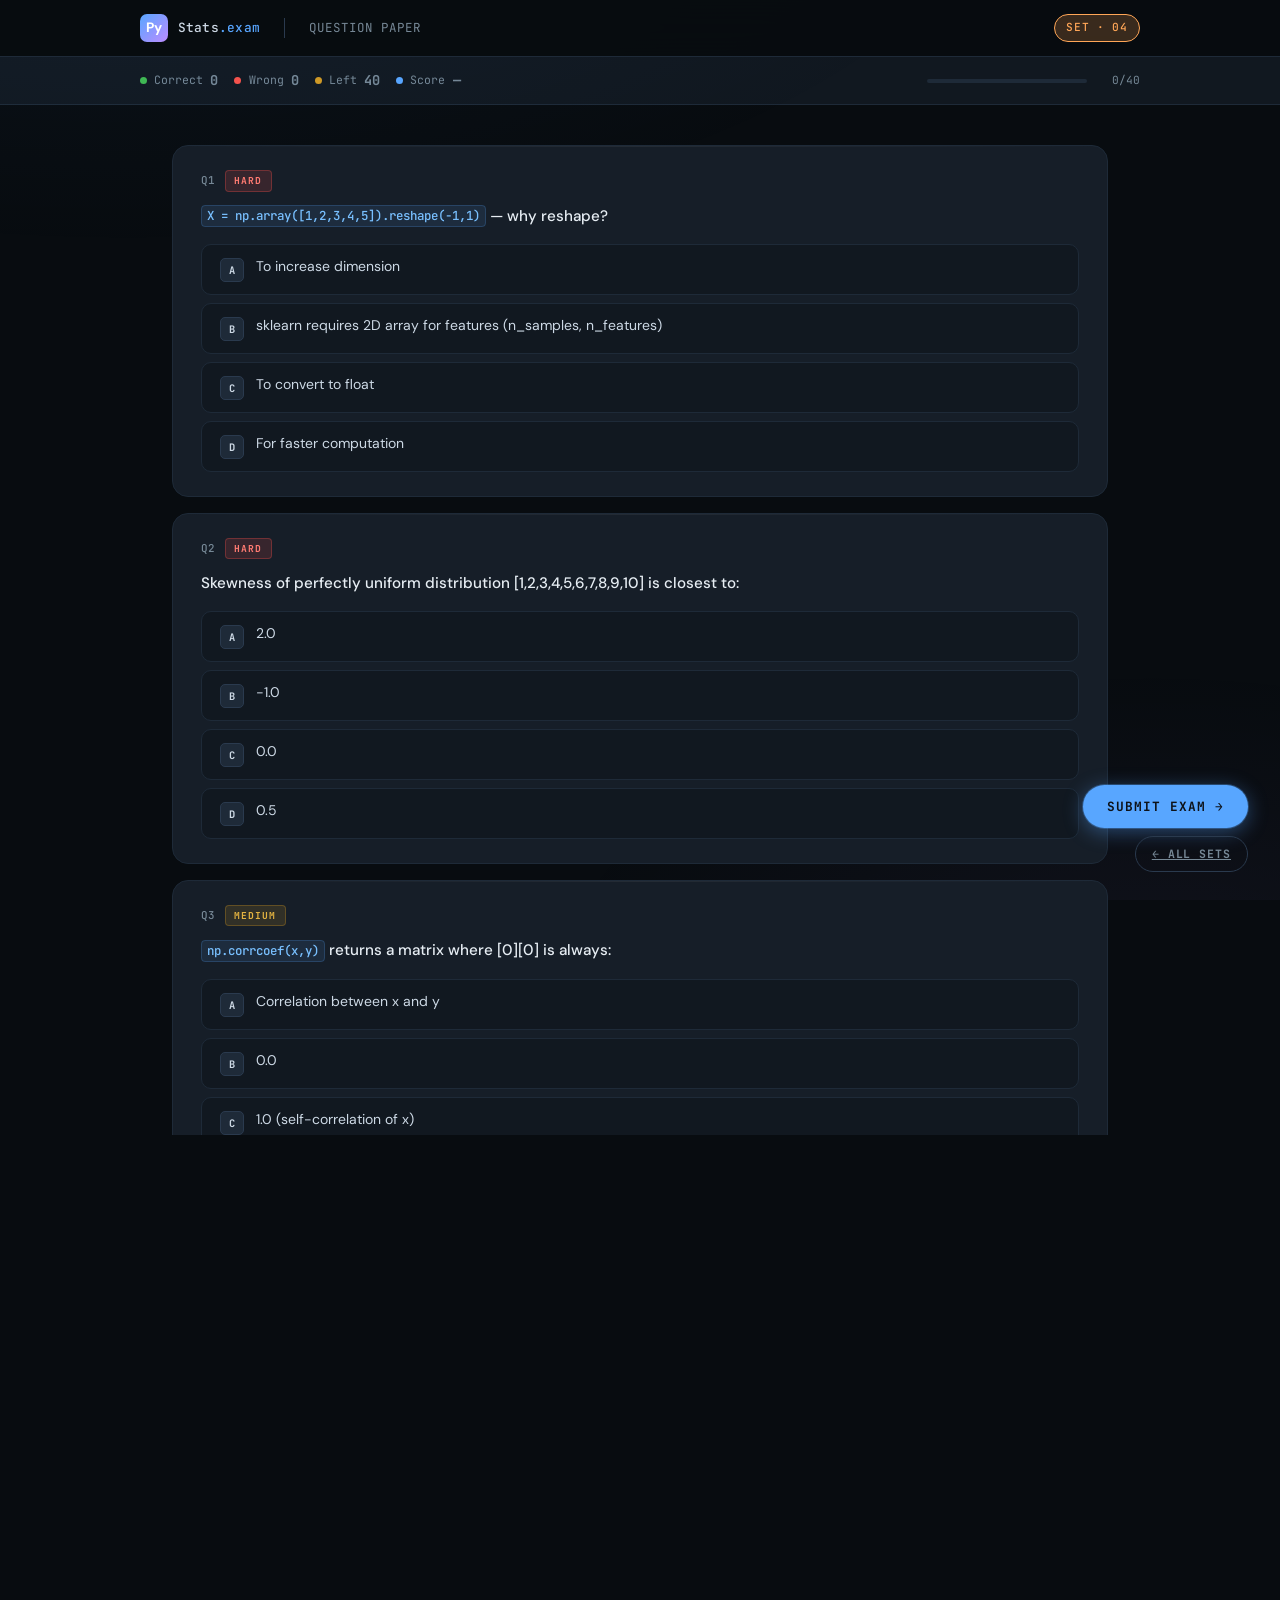
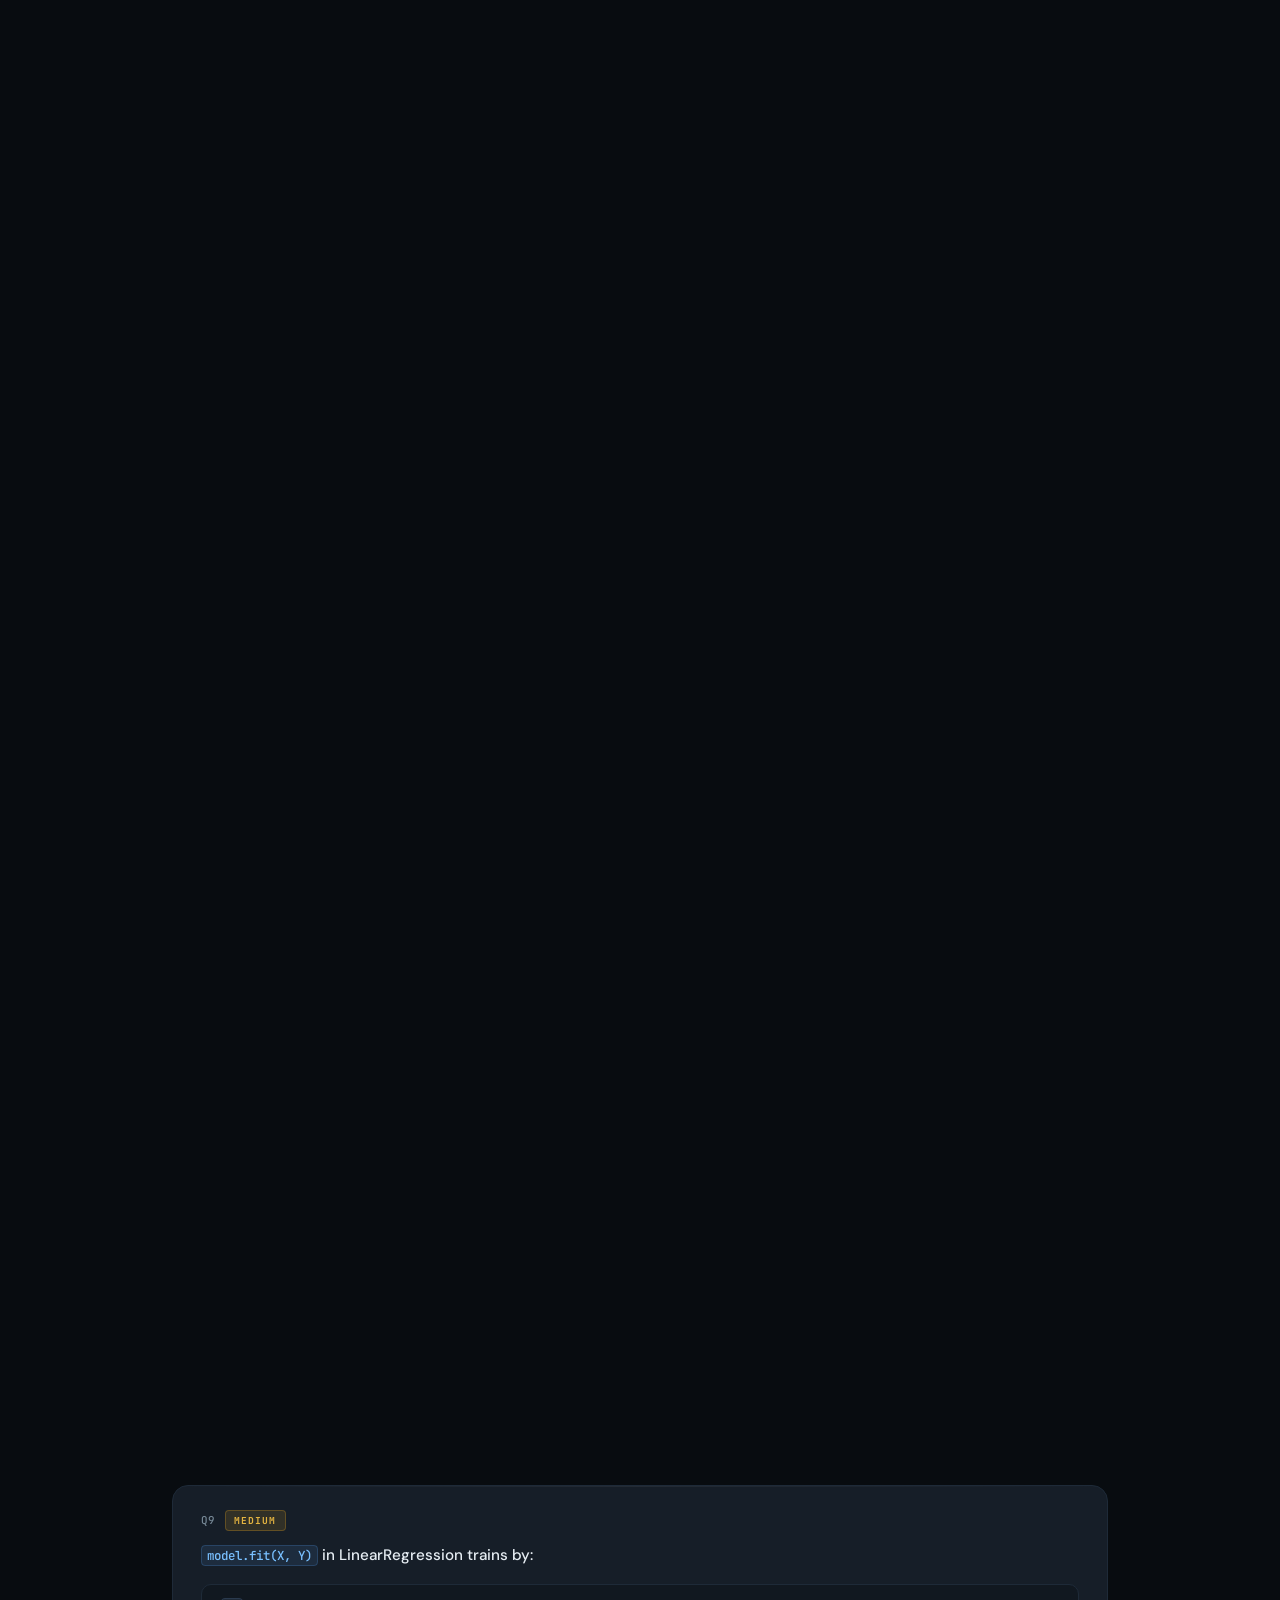
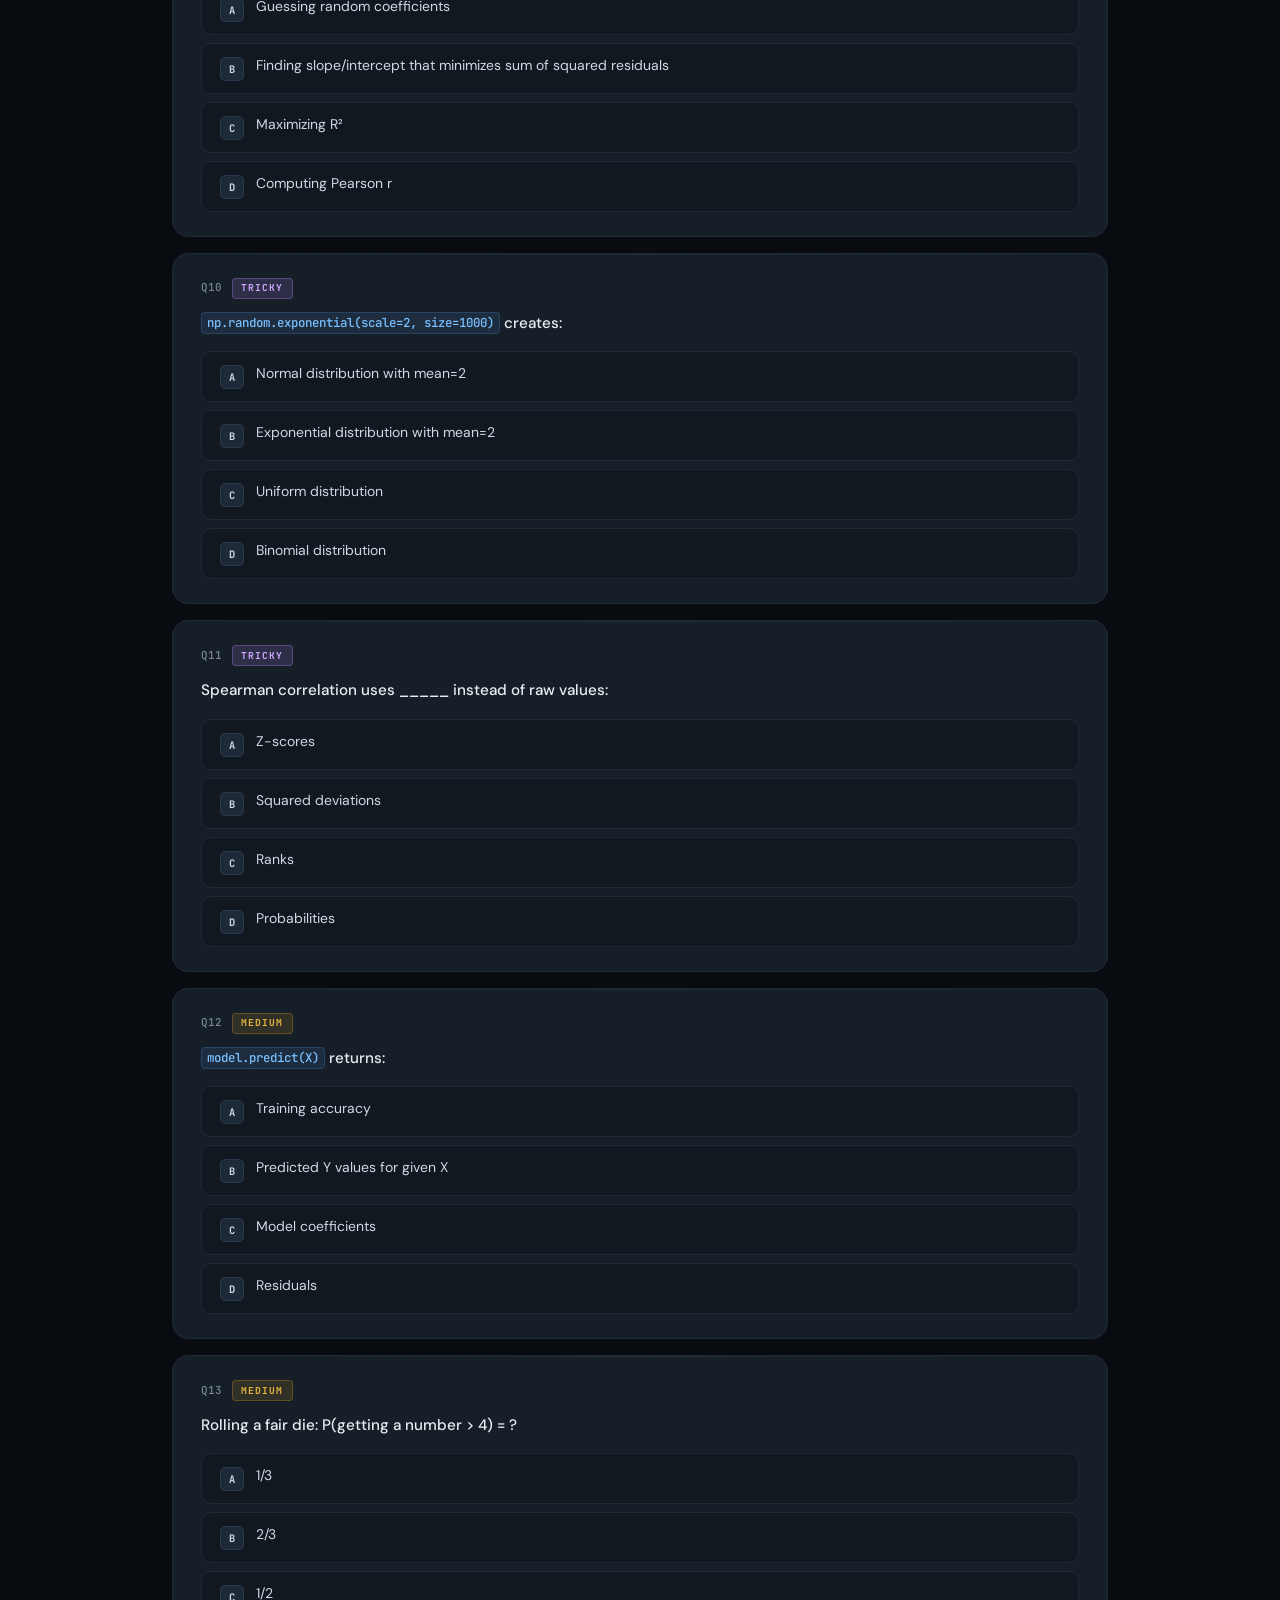
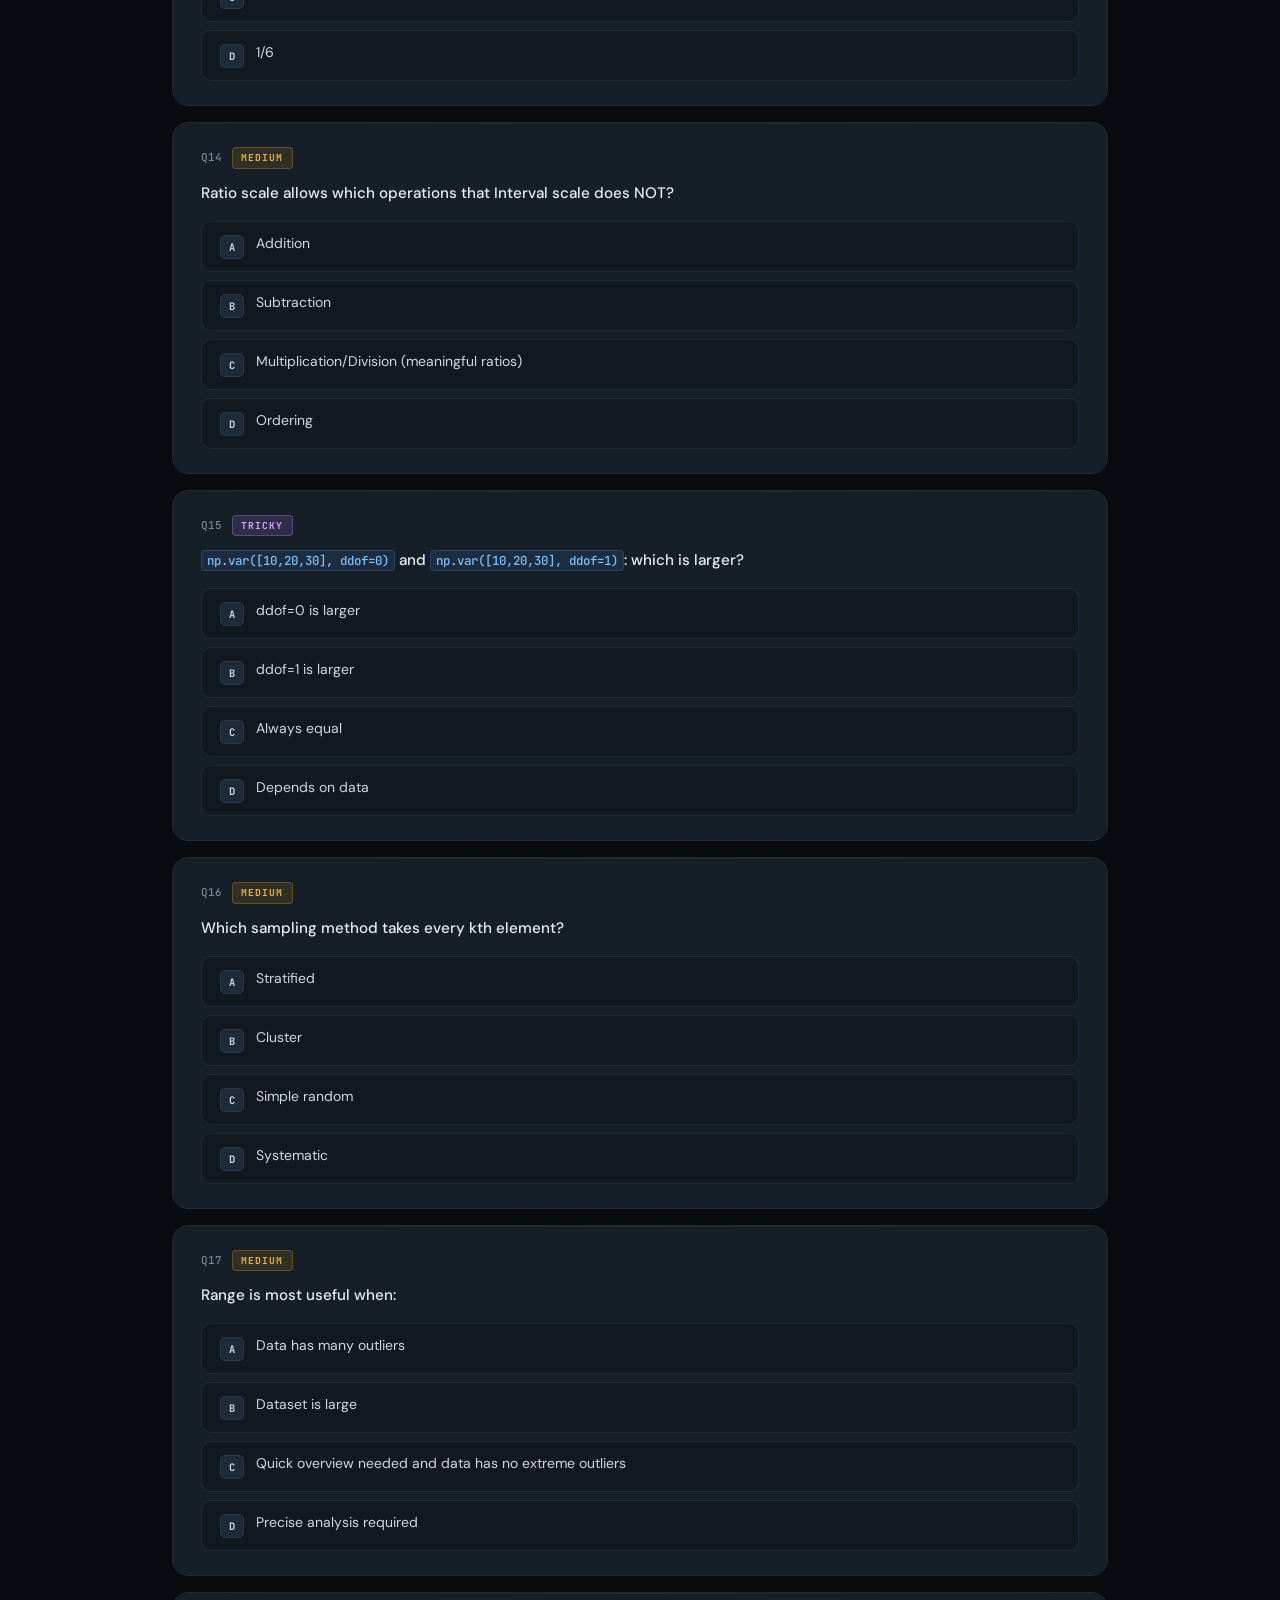
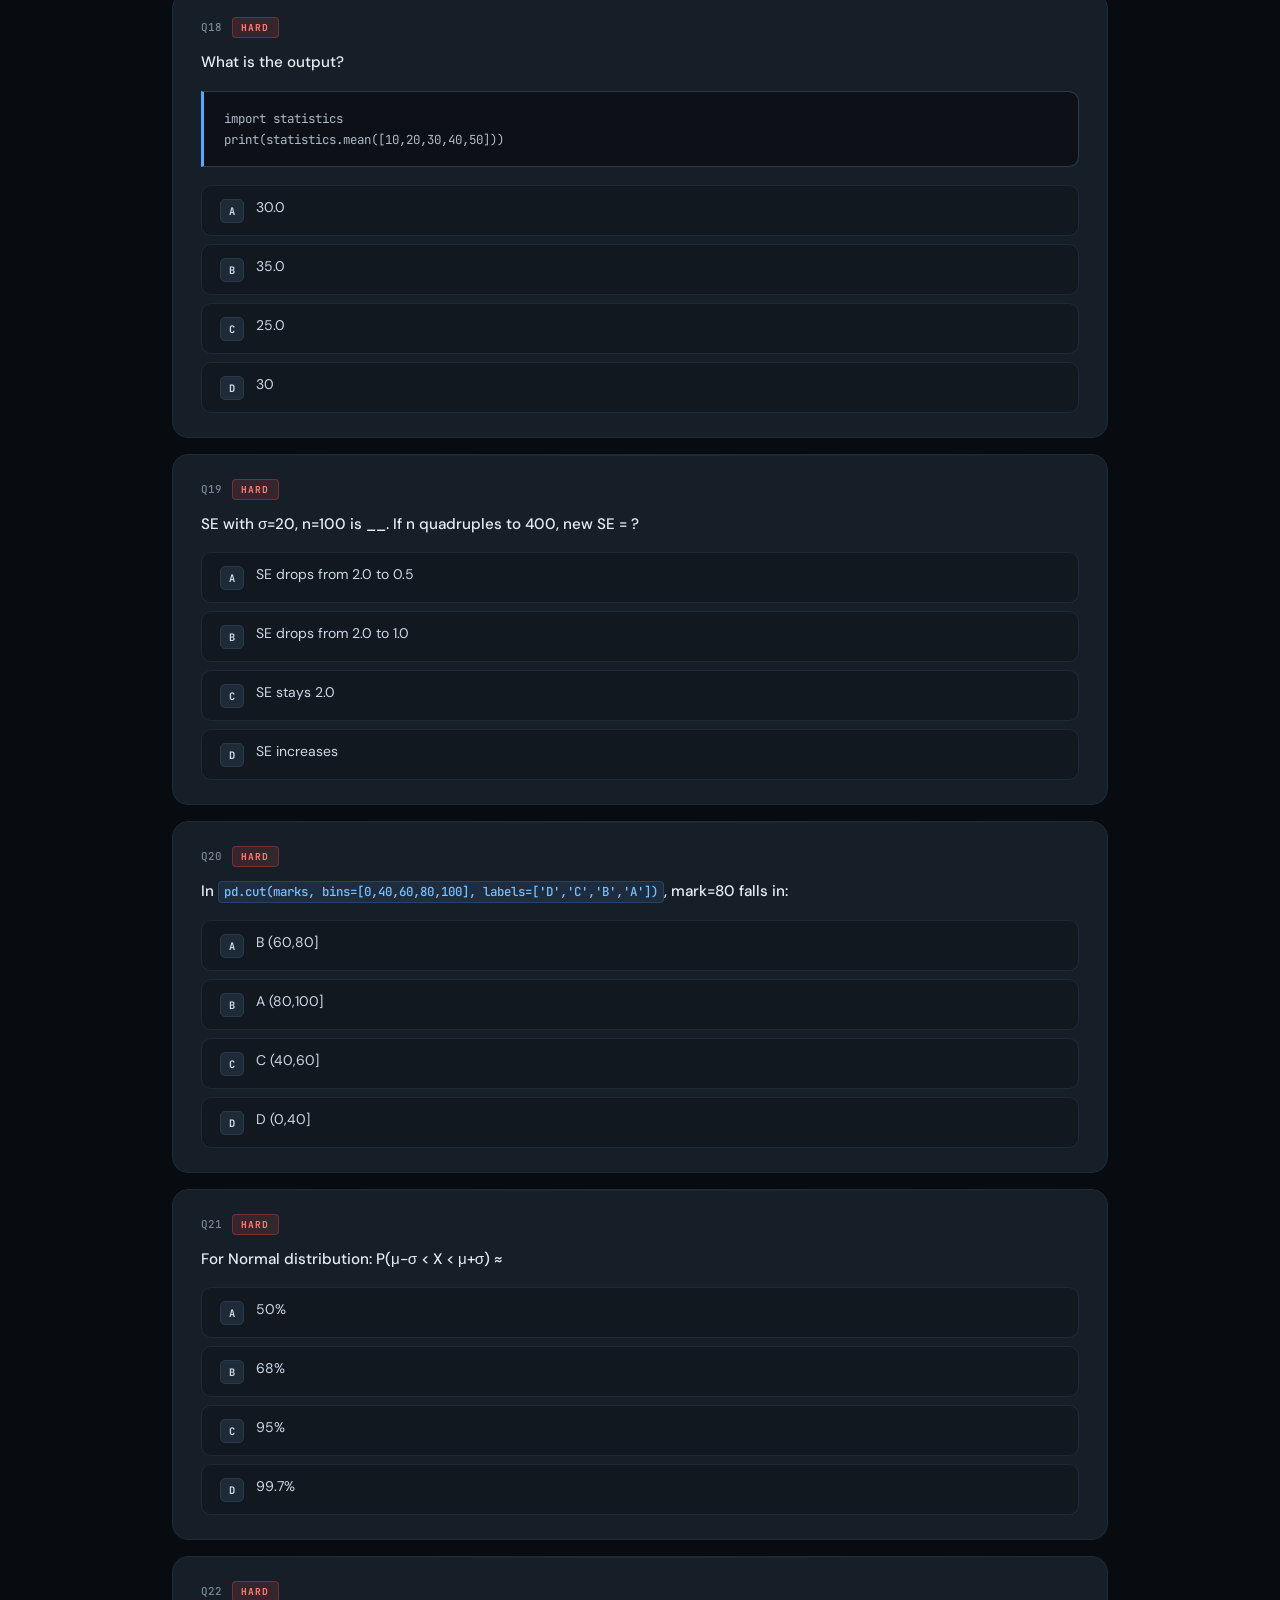
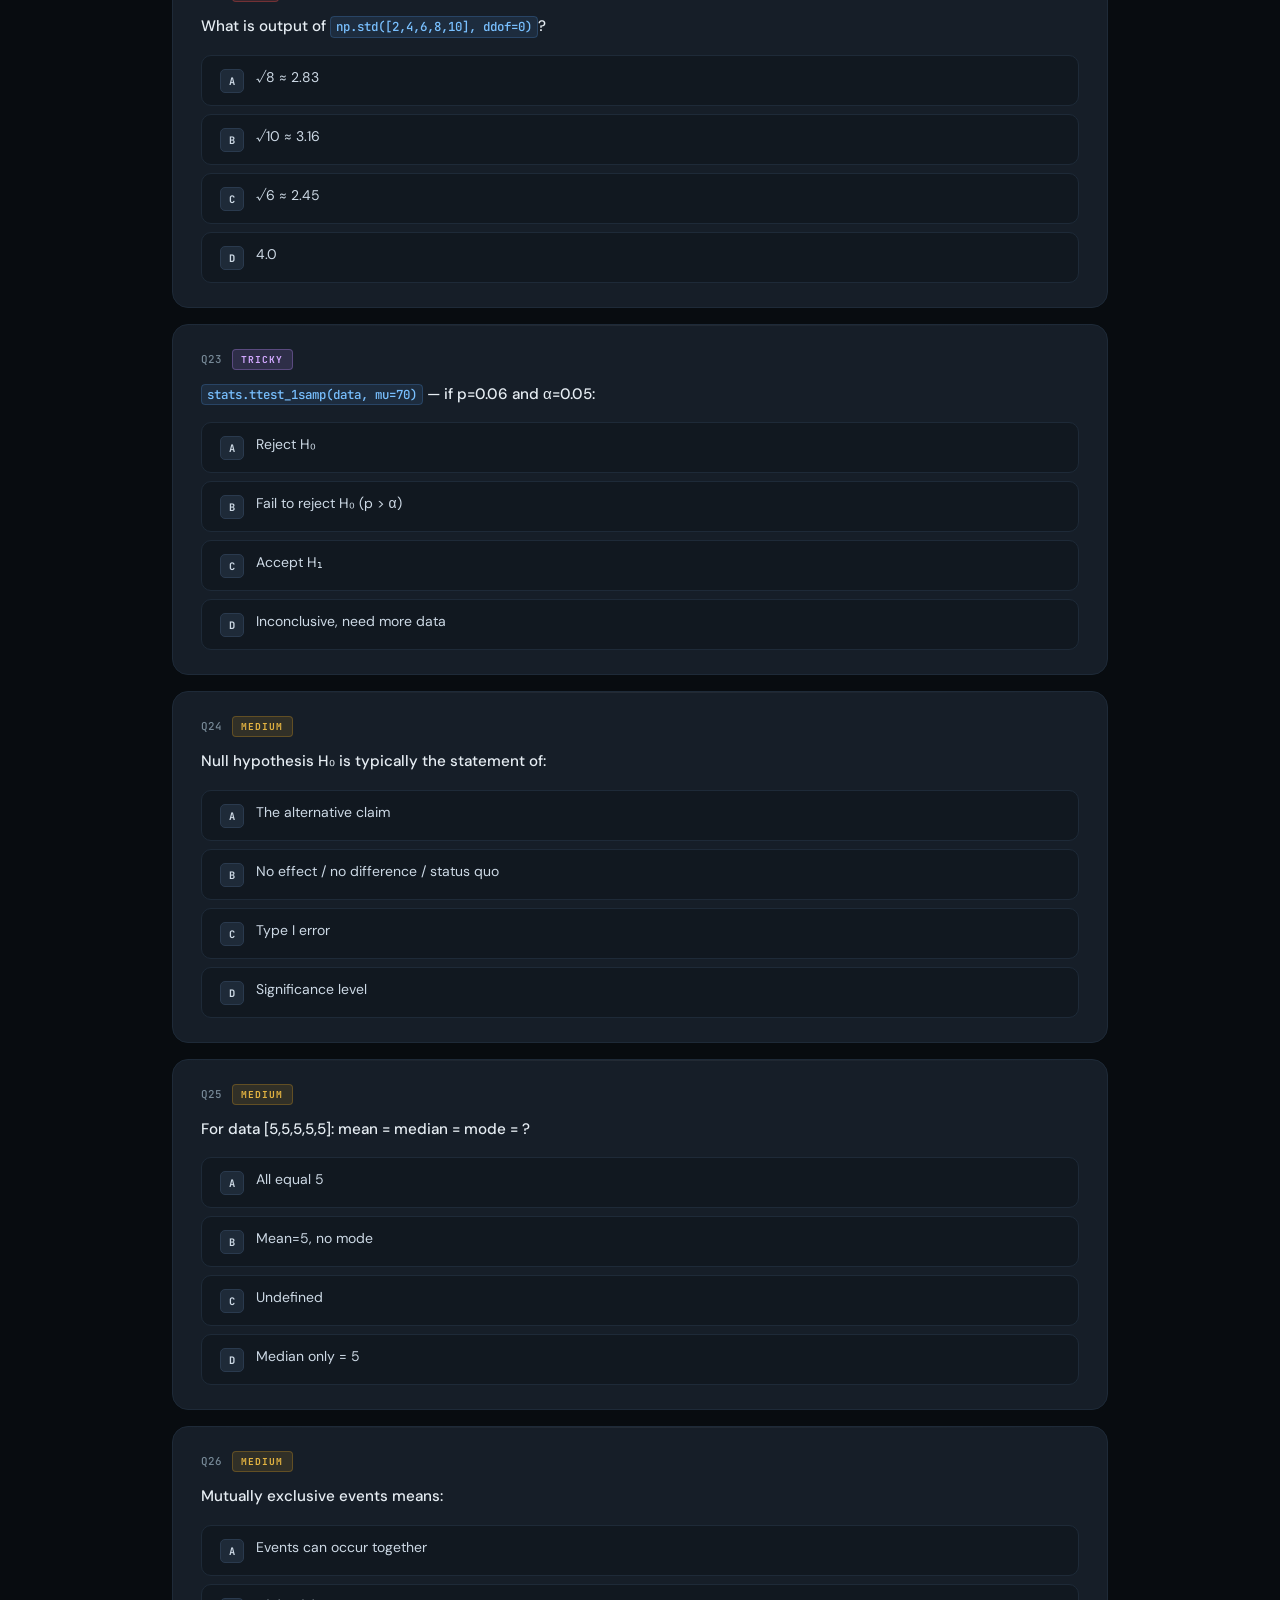
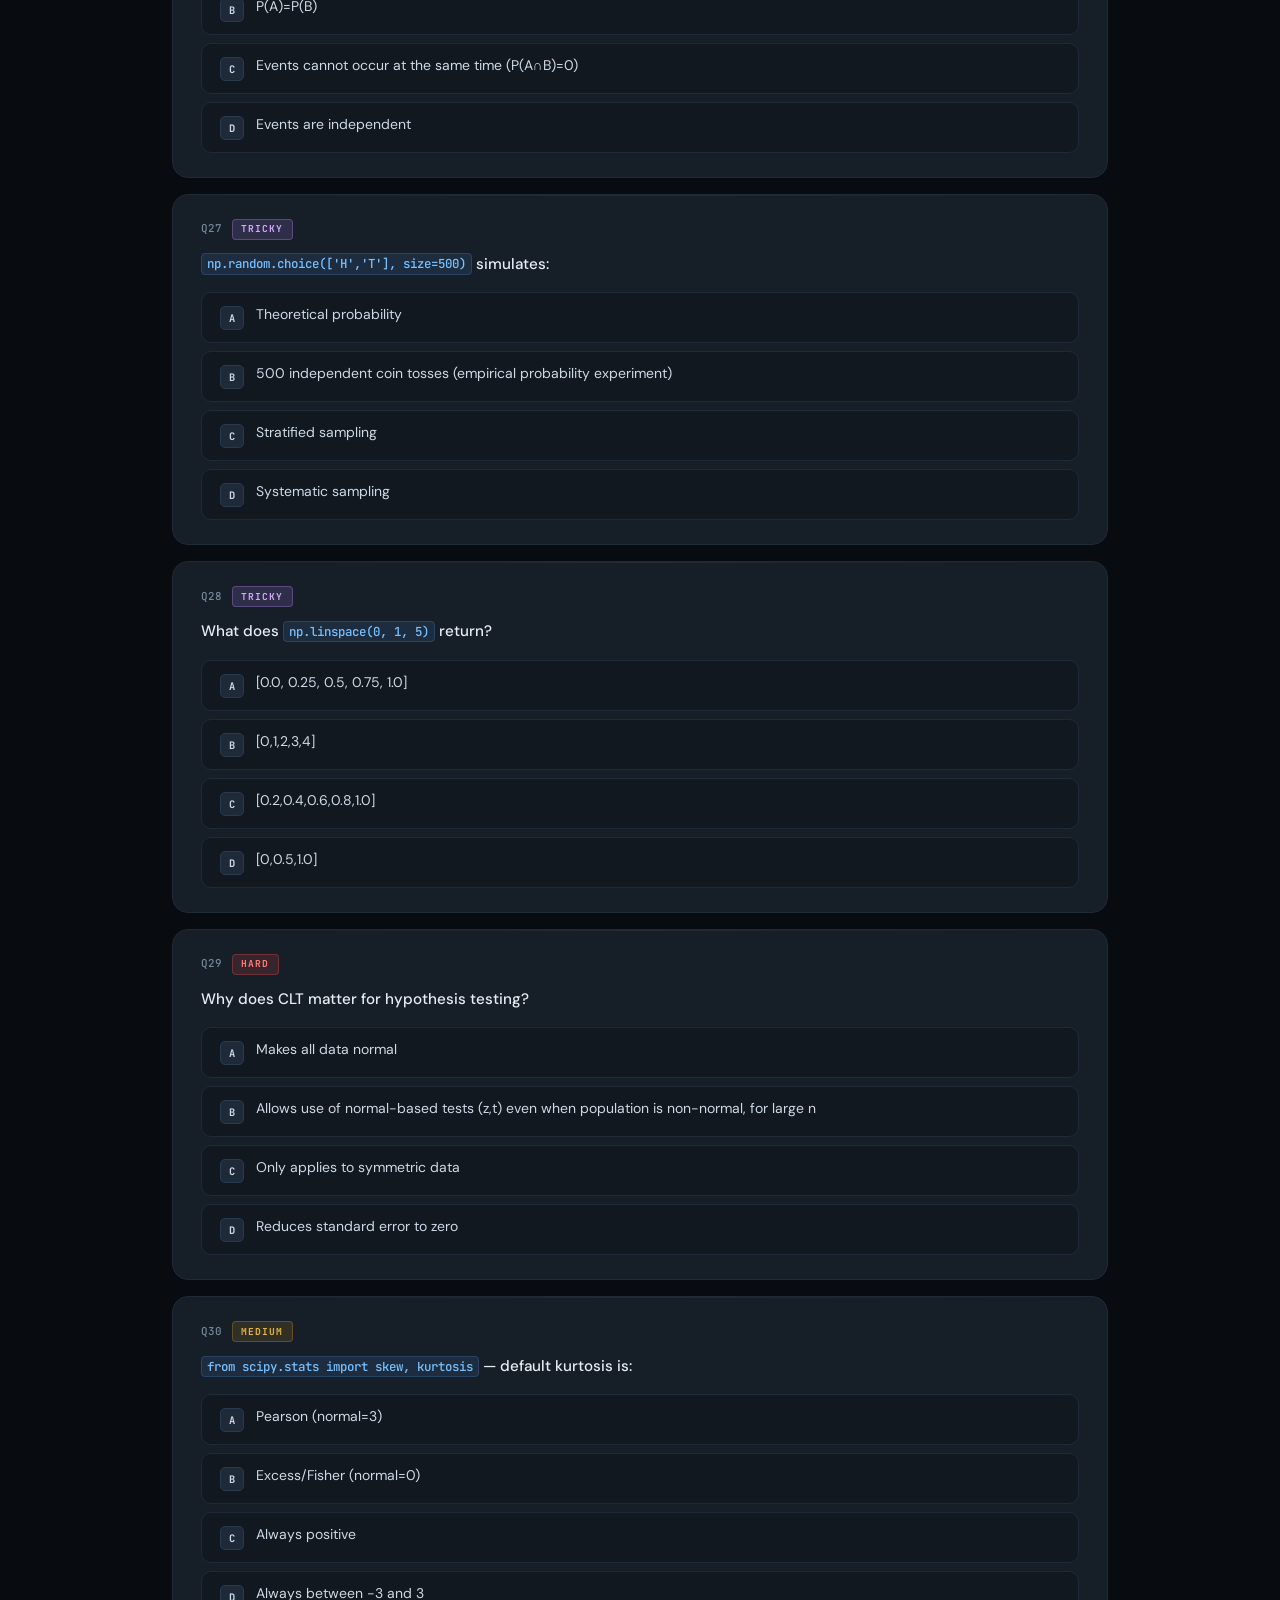
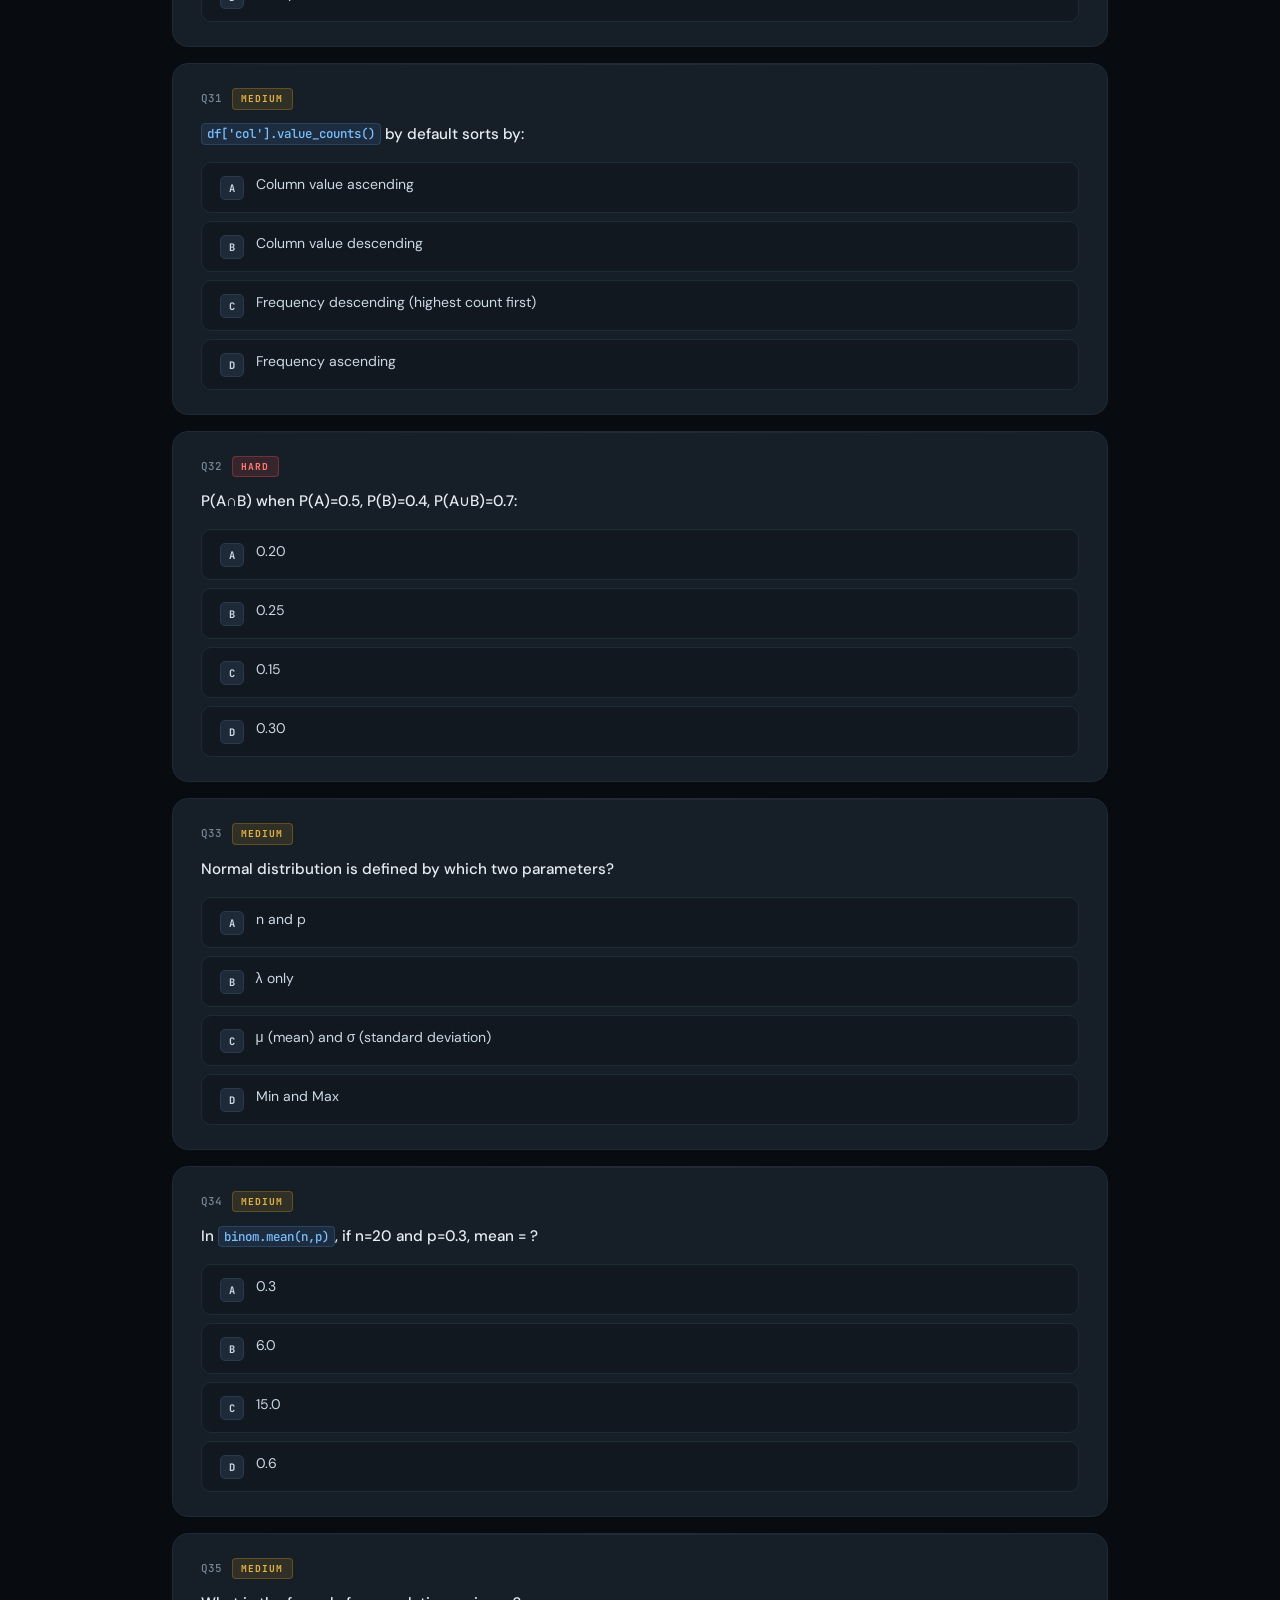
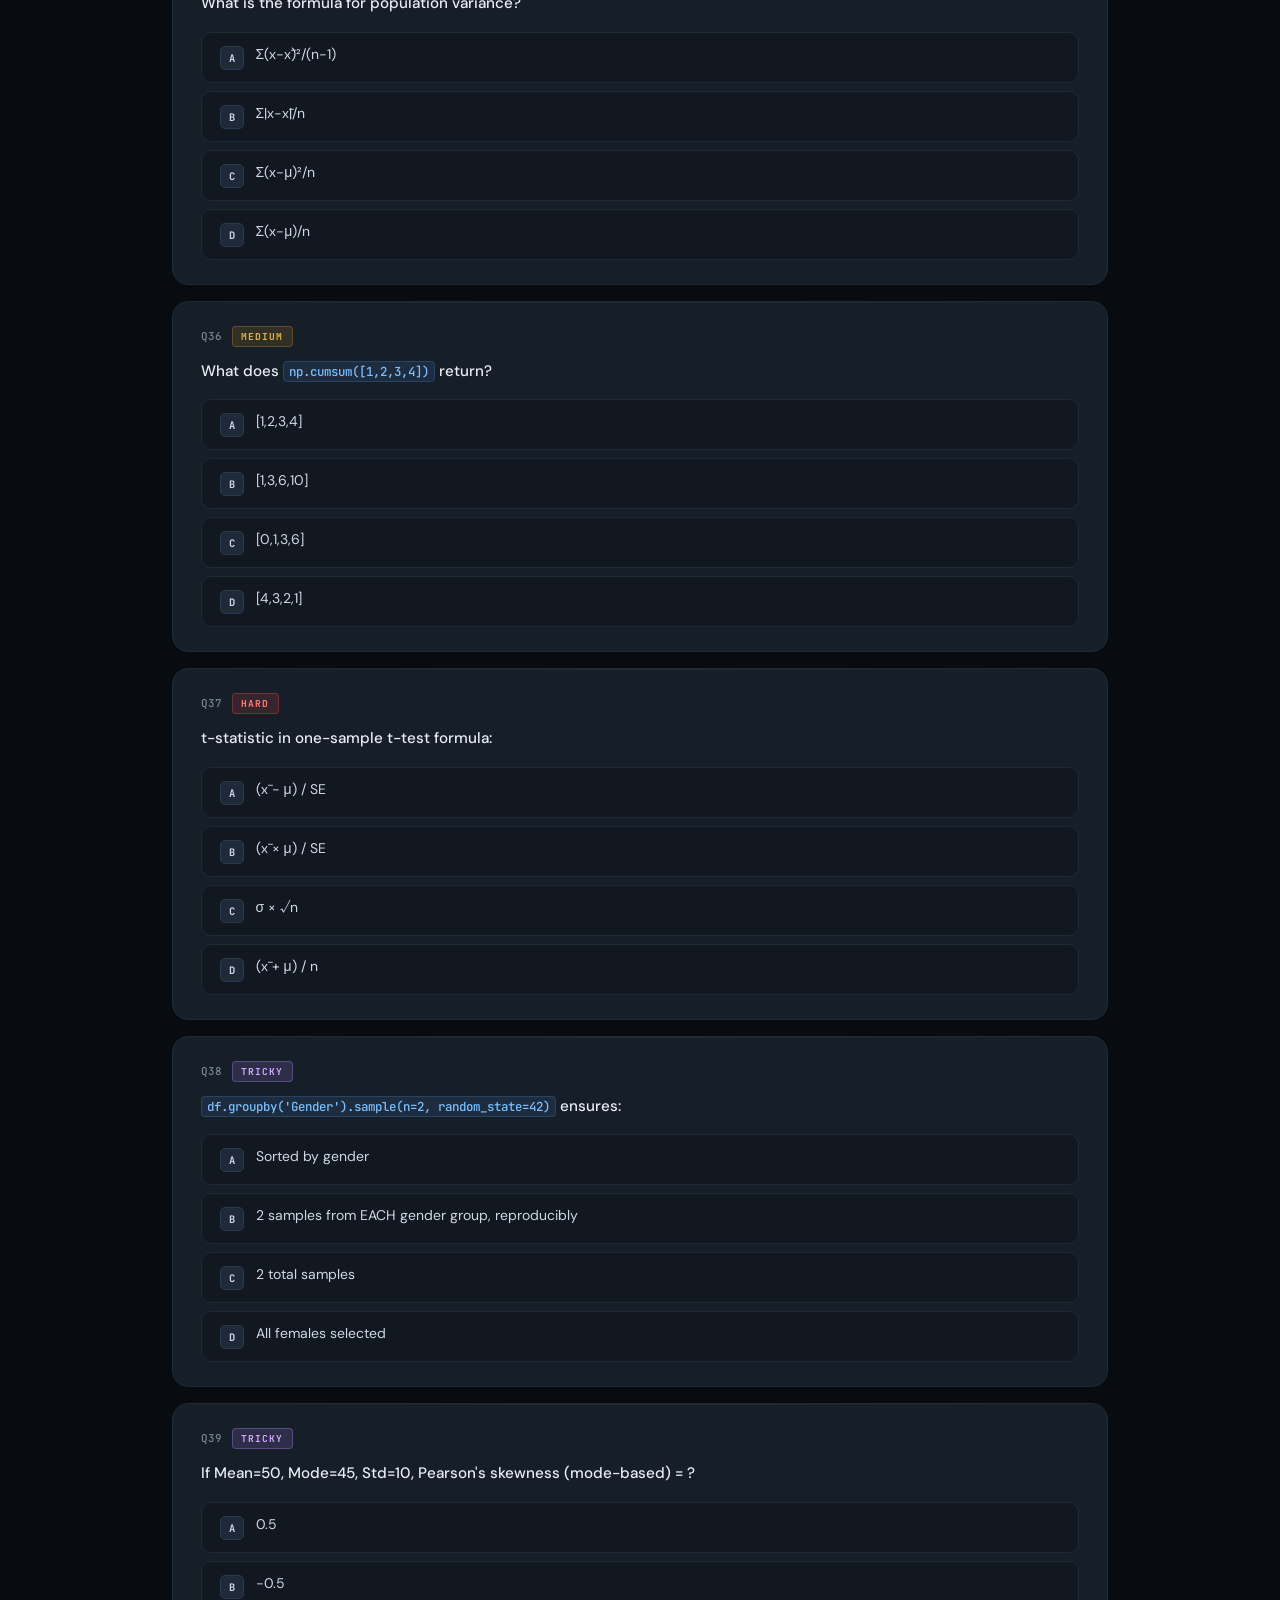
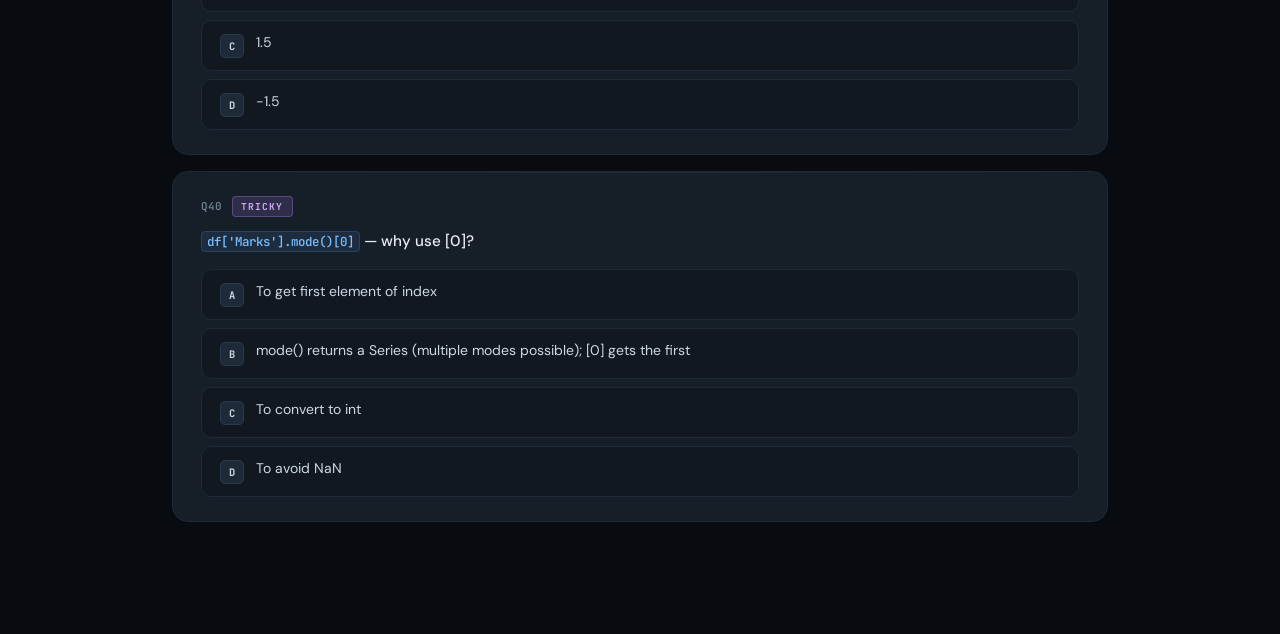
<file: set4.html>
<!DOCTYPE html>
<html lang="en">
<head>
<meta charset="UTF-8">
<meta name="viewport" content="width=device-width, initial-scale=1.0">
<title>Set 4 — Python Statistics Exam</title>
<link rel="stylesheet" href="style.css">
</head>
<body class="theme-orange">
<header class="site-header">
  <div class="header-inner">
    <a href="index.html" class="header-logo"><div class="logo-mark">Py</div><span class="logo-text">Stats<span>.exam</span></span></a>
    <div class="header-divider"></div><span class="header-title">Question Paper</span>
    <div class="header-right"><span class="set-badge">SET · 04</span></div>
  </div>
</header>
<div class="hud"><div class="hud-inner">
  <div class="hud-stat"><span class="hud-dot" style="background:var(--green)"></span>Correct <strong id="hud-correct">0</strong></div>
  <div class="hud-stat"><span class="hud-dot" style="background:var(--red)"></span>Wrong <strong id="hud-wrong">0</strong></div>
  <div class="hud-stat"><span class="hud-dot" style="background:var(--yellow)"></span>Left <strong id="hud-left">40</strong></div>
  <div class="hud-stat"><span class="hud-dot" style="background:var(--accent)"></span>Score <strong id="hud-pct">—</strong></div>
  <div class="hud-progress"><div class="prog-track"><div class="prog-fill" id="hud-fill"></div></div><span class="prog-label" id="hud-done">0/40</span></div>
</div></div>
<div class="main-wrap">
  <div class="section-header"><div class="topic-chip">📐 Topic 1</div><span class="section-title">NumPy — Statistical Functions</span><span class="section-count">Q1–Q4</span></div>
  <div class="q-card" id="qcard-1" data-id="1" data-correct="1">
    <div class="q-meta"><span class="q-num">Q1</span><span class="diff-pill diff-medium">Medium</span></div>
    <div class="q-text">What does <code>np.cumsum([1,2,3,4])</code> return?</div>
    <div class="options-grid">
      <button class="opt" onclick="pickAnswer('1',0)"><span class="opt-label">A</span>[1,2,3,4]</button>
      <button class="opt" onclick="pickAnswer('1',1)"><span class="opt-label">B</span>[1,3,6,10]</button>
      <button class="opt" onclick="pickAnswer('1',2)"><span class="opt-label">C</span>[0,1,3,6]</button>
      <button class="opt" onclick="pickAnswer('1',3)"><span class="opt-label">D</span>[4,3,2,1]</button>
    </div>
    <div class="explanation"><span class="explanation-label">💡 Explanation</span>cumsum = cumulative sum. [1, 1+2, 1+2+3, 1+2+3+4] = [1,3,6,10].</div>
  </div>
  <div class="q-card" id="qcard-2" data-id="2" data-correct="1">
    <div class="q-meta"><span class="q-num">Q2</span><span class="diff-pill diff-hard">Hard</span></div>
    <div class="q-text">What is output of <code>np.std([2,4,6,8,10], ddof=0)</code>?</div>
    <div class="options-grid">
      <button class="opt" onclick="pickAnswer('2',0)"><span class="opt-label">A</span>√8 ≈ 2.83</button>
      <button class="opt" onclick="pickAnswer('2',1)"><span class="opt-label">B</span>√10 ≈ 3.16</button>
      <button class="opt" onclick="pickAnswer('2',2)"><span class="opt-label">C</span>√6 ≈ 2.45</button>
      <button class="opt" onclick="pickAnswer('2',3)"><span class="opt-label">D</span>4.0</button>
    </div>
    <div class="explanation"><span class="explanation-label">💡 Explanation</span>Mean=6. Deviations²: 16,4,0,4,16 → sum=40. Population var=40/5=8. Std=√8≈2.83. Actually ddof=0 gives population std = √8 ≈ 2.828. Closest is √8.</div>
  </div>
  <div class="q-card" id="qcard-3" data-id="3" data-correct="2">
    <div class="q-meta"><span class="q-num">Q3</span><span class="diff-pill diff-medium">Medium</span></div>
    <div class="q-text"><code>np.corrcoef(x,y)</code> returns a matrix where [0][0] is always:</div>
    <div class="options-grid">
      <button class="opt" onclick="pickAnswer('3',0)"><span class="opt-label">A</span>Correlation between x and y</button>
      <button class="opt" onclick="pickAnswer('3',1)"><span class="opt-label">B</span>0.0</button>
      <button class="opt" onclick="pickAnswer('3',2)"><span class="opt-label">C</span>1.0 (self-correlation of x)</button>
      <button class="opt" onclick="pickAnswer('3',3)"><span class="opt-label">D</span>Covariance</button>
    </div>
    <div class="explanation"><span class="explanation-label">💡 Explanation</span>np.corrcoef returns normalized covariance. [0][0] = corr(x,x) = 1.0 always (perfect self-correlation).</div>
  </div>
  <div class="q-card" id="qcard-4" data-id="4" data-correct="0">
    <div class="q-meta"><span class="q-num">Q4</span><span class="diff-pill diff-tricky">Tricky</span></div>
    <div class="q-text">What does <code>np.linspace(0, 1, 5)</code> return?</div>
    <div class="options-grid">
      <button class="opt" onclick="pickAnswer('4',0)"><span class="opt-label">A</span>[0.0, 0.25, 0.5, 0.75, 1.0]</button>
      <button class="opt" onclick="pickAnswer('4',1)"><span class="opt-label">B</span>[0,1,2,3,4]</button>
      <button class="opt" onclick="pickAnswer('4',2)"><span class="opt-label">C</span>[0.2,0.4,0.6,0.8,1.0]</button>
      <button class="opt" onclick="pickAnswer('4',3)"><span class="opt-label">D</span>[0,0.5,1.0]</button>
    </div>
    <div class="explanation"><span class="explanation-label">💡 Explanation</span>linspace(0,1,5): 5 evenly spaced values from 0 to 1 inclusive: [0.0, 0.25, 0.5, 0.75, 1.0].</div>
  </div>
  <div class="section-header"><div class="topic-chip">🐼 Topic 2</div><span class="section-title">Pandas — Data Exploration</span><span class="section-count">Q5–Q8</span></div>
  <div class="q-card" id="qcard-5" data-id="5" data-correct="2">
    <div class="q-meta"><span class="q-num">Q5</span><span class="diff-pill diff-medium">Medium</span></div>
    <div class="q-text">Which method shows column names, data types, and non-null counts?</div>
    <div class="options-grid">
      <button class="opt" onclick="pickAnswer('5',0)"><span class="opt-label">A</span>df.describe()</button>
      <button class="opt" onclick="pickAnswer('5',1)"><span class="opt-label">B</span>df.head()</button>
      <button class="opt" onclick="pickAnswer('5',2)"><span class="opt-label">C</span>df.info()</button>
      <button class="opt" onclick="pickAnswer('5',3)"><span class="opt-label">D</span>df.shape</button>
    </div>
    <div class="explanation"><span class="explanation-label">💡 Explanation</span>df.info() prints column names, dtypes, non-null counts, and memory usage — great for first look at data.</div>
  </div>
  <div class="q-card" id="qcard-6" data-id="6" data-correct="1">
    <div class="q-meta"><span class="q-num">Q6</span><span class="diff-pill diff-hard">Hard</span></div>
    <div class="q-text">In <code>pd.cut(marks, bins=[0,40,60,80,100], labels=['D','C','B','A'])</code>, mark=80 falls in:</div>
    <div class="options-grid">
      <button class="opt" onclick="pickAnswer('6',0)"><span class="opt-label">A</span>B (60,80]</button>
      <button class="opt" onclick="pickAnswer('6',1)"><span class="opt-label">B</span>A (80,100]</button>
      <button class="opt" onclick="pickAnswer('6',2)"><span class="opt-label">C</span>C (40,60]</button>
      <button class="opt" onclick="pickAnswer('6',3)"><span class="opt-label">D</span>D (0,40]</button>
    </div>
    <div class="explanation"><span class="explanation-label">💡 Explanation</span>pd.cut uses left-exclusive, right-inclusive (a,b] intervals. 80 falls in (80,100]? No — 80 is the boundary. It falls in (60,80] → 'B'. Wait: bins are [60,80] and [80,100]. 80 is right endpoint of (60,80] = included → 'B'.</div>
  </div>
  <div class="q-card" id="qcard-7" data-id="7" data-correct="2">
    <div class="q-meta"><span class="q-num">Q7</span><span class="diff-pill diff-medium">Medium</span></div>
    <div class="q-text"><code>df['col'].value_counts()</code> by default sorts by:</div>
    <div class="options-grid">
      <button class="opt" onclick="pickAnswer('7',0)"><span class="opt-label">A</span>Column value ascending</button>
      <button class="opt" onclick="pickAnswer('7',1)"><span class="opt-label">B</span>Column value descending</button>
      <button class="opt" onclick="pickAnswer('7',2)"><span class="opt-label">C</span>Frequency descending (highest count first)</button>
      <button class="opt" onclick="pickAnswer('7',3)"><span class="opt-label">D</span>Frequency ascending</button>
    </div>
    <div class="explanation"><span class="explanation-label">💡 Explanation</span>value_counts() returns counts sorted in descending order (highest frequency first) by default.</div>
  </div>
  <div class="q-card" id="qcard-8" data-id="8" data-correct="1">
    <div class="q-meta"><span class="q-num">Q8</span><span class="diff-pill diff-tricky">Tricky</span></div>
    <div class="q-text"><code>df.groupby('Gender').sample(n=2, random_state=42)</code> ensures:</div>
    <div class="options-grid">
      <button class="opt" onclick="pickAnswer('8',0)"><span class="opt-label">A</span>Sorted by gender</button>
      <button class="opt" onclick="pickAnswer('8',1)"><span class="opt-label">B</span>2 samples from EACH gender group, reproducibly</button>
      <button class="opt" onclick="pickAnswer('8',2)"><span class="opt-label">C</span>2 total samples</button>
      <button class="opt" onclick="pickAnswer('8',3)"><span class="opt-label">D</span>All females selected</button>
    </div>
    <div class="explanation"><span class="explanation-label">💡 Explanation</span>groupby+sample: selects n rows from each group. random_state=42 makes it reproducible.</div>
  </div>
  <div class="section-header"><div class="topic-chip">📊 Topic 3</div><span class="section-title">Central Tendency — Python Code</span><span class="section-count">Q9–Q12</span></div>
  <div class="q-card" id="qcard-9" data-id="9" data-correct="0">
    <div class="q-meta"><span class="q-num">Q9</span><span class="diff-pill diff-hard">Hard</span></div>
    <div class="q-text">What is the output?</div>
    <div class="code-block">import statistics
print(statistics.mean([10,20,30,40,50]))</div>
    <div class="options-grid">
      <button class="opt" onclick="pickAnswer('9',0)"><span class="opt-label">A</span>30.0</button>
      <button class="opt" onclick="pickAnswer('9',1)"><span class="opt-label">B</span>35.0</button>
      <button class="opt" onclick="pickAnswer('9',2)"><span class="opt-label">C</span>25.0</button>
      <button class="opt" onclick="pickAnswer('9',3)"><span class="opt-label">D</span>30</button>
    </div>
    <div class="explanation"><span class="explanation-label">💡 Explanation</span>Mean = (10+20+30+40+50)/5 = 150/5 = 30.0. statistics.mean() returns exact value.</div>
  </div>
  <div class="q-card" id="qcard-10" data-id="10" data-correct="0">
    <div class="q-meta"><span class="q-num">Q10</span><span class="diff-pill diff-medium">Medium</span></div>
    <div class="q-text">For data [5,5,5,5,5]: mean = median = mode = ?</div>
    <div class="options-grid">
      <button class="opt" onclick="pickAnswer('10',0)"><span class="opt-label">A</span>All equal 5</button>
      <button class="opt" onclick="pickAnswer('10',1)"><span class="opt-label">B</span>Mean=5, no mode</button>
      <button class="opt" onclick="pickAnswer('10',2)"><span class="opt-label">C</span>Undefined</button>
      <button class="opt" onclick="pickAnswer('10',3)"><span class="opt-label">D</span>Median only = 5</button>
    </div>
    <div class="explanation"><span class="explanation-label">💡 Explanation</span>When all values are identical, mean = median = mode = that value = 5.</div>
  </div>
  <div class="q-card" id="qcard-11" data-id="11" data-correct="1">
    <div class="q-meta"><span class="q-num">Q11</span><span class="diff-pill diff-medium">Medium</span></div>
    <div class="q-text">Geometric mean is used for:</div>
    <div class="options-grid">
      <button class="opt" onclick="pickAnswer('11',0)"><span class="opt-label">A</span>Symmetric distributions</button>
      <button class="opt" onclick="pickAnswer('11',1)"><span class="opt-label">B</span>Growth rates, percentages, and ratios</button>
      <button class="opt" onclick="pickAnswer('11',2)"><span class="opt-label">C</span>Categorical data</button>
      <button class="opt" onclick="pickAnswer('11',3)"><span class="opt-label">D</span>Bimodal data</button>
    </div>
    <div class="explanation"><span class="explanation-label">💡 Explanation</span>Geometric mean = (x₁×x₂×...×xₙ)^(1/n). Used for multiplicative quantities: compound interest, population growth rates.</div>
  </div>
  <div class="q-card" id="qcard-12" data-id="12" data-correct="1">
    <div class="q-meta"><span class="q-num">Q12</span><span class="diff-pill diff-tricky">Tricky</span></div>
    <div class="q-text"><code>df['Marks'].mode()[0]</code> — why use [0]?</div>
    <div class="options-grid">
      <button class="opt" onclick="pickAnswer('12',0)"><span class="opt-label">A</span>To get first element of index</button>
      <button class="opt" onclick="pickAnswer('12',1)"><span class="opt-label">B</span>mode() returns a Series (multiple modes possible); [0] gets the first</button>
      <button class="opt" onclick="pickAnswer('12',2)"><span class="opt-label">C</span>To convert to int</button>
      <button class="opt" onclick="pickAnswer('12',3)"><span class="opt-label">D</span>To avoid NaN</button>
    </div>
    <div class="explanation"><span class="explanation-label">💡 Explanation</span>mode() returns a Series because a dataset can be multimodal. [0] retrieves the first/primary mode.</div>
  </div>
  <div class="section-header"><div class="topic-chip">📏 Topic 4</div><span class="section-title">Dispersion — Coefficient of Variation</span><span class="section-count">Q13–Q16</span></div>
  <div class="q-card" id="qcard-13" data-id="13" data-correct="1">
    <div class="q-meta"><span class="q-num">Q13</span><span class="diff-pill diff-hard">Hard</span></div>
    <div class="q-text">Two datasets: A (mean=50, std=10), B (mean=200, std=30). Which is MORE consistent?</div>
    <div class="options-grid">
      <button class="opt" onclick="pickAnswer('13',0)"><span class="opt-label">A</span>A (CV=20%)</button>
      <button class="opt" onclick="pickAnswer('13',1)"><span class="opt-label">B</span>B (CV=15%)</button>
      <button class="opt" onclick="pickAnswer('13',2)"><span class="opt-label">C</span>A (CV=15%)</button>
      <button class="opt" onclick="pickAnswer('13',3)"><span class="opt-label">D</span>Both equal</button>
    </div>
    <div class="explanation"><span class="explanation-label">💡 Explanation</span>CV_A = 10/50×100 = 20%. CV_B = 30/200×100 = 15%. Lower CV = more consistent. B is more consistent.</div>
  </div>
  <div class="q-card" id="qcard-14" data-id="14" data-correct="2">
    <div class="q-meta"><span class="q-num">Q14</span><span class="diff-pill diff-medium">Medium</span></div>
    <div class="q-text">What is the formula for population variance?</div>
    <div class="options-grid">
      <button class="opt" onclick="pickAnswer('14',0)"><span class="opt-label">A</span>Σ(x−x̄)²/(n−1)</button>
      <button class="opt" onclick="pickAnswer('14',1)"><span class="opt-label">B</span>Σ|x−x̄|/n</button>
      <button class="opt" onclick="pickAnswer('14',2)"><span class="opt-label">C</span>Σ(x−μ)²/n</button>
      <button class="opt" onclick="pickAnswer('14',3)"><span class="opt-label">D</span>Σ(x−μ)/n</button>
    </div>
    <div class="explanation"><span class="explanation-label">💡 Explanation</span>Population variance = Σ(xᵢ−μ)²/n (divide by n). Sample variance divides by n−1.</div>
  </div>
  <div class="q-card" id="qcard-15" data-id="15" data-correct="2">
    <div class="q-meta"><span class="q-num">Q15</span><span class="diff-pill diff-medium">Medium</span></div>
    <div class="q-text">Range is most useful when:</div>
    <div class="options-grid">
      <button class="opt" onclick="pickAnswer('15',0)"><span class="opt-label">A</span>Data has many outliers</button>
      <button class="opt" onclick="pickAnswer('15',1)"><span class="opt-label">B</span>Dataset is large</button>
      <button class="opt" onclick="pickAnswer('15',2)"><span class="opt-label">C</span>Quick overview needed and data has no extreme outliers</button>
      <button class="opt" onclick="pickAnswer('15',3)"><span class="opt-label">D</span>Precise analysis required</button>
    </div>
    <div class="explanation"><span class="explanation-label">💡 Explanation</span>Range is simple and quick but sensitive to outliers. Best for clean datasets needing a rough spread overview.</div>
  </div>
  <div class="q-card" id="qcard-16" data-id="16" data-correct="1">
    <div class="q-meta"><span class="q-num">Q16</span><span class="diff-pill diff-tricky">Tricky</span></div>
    <div class="q-text"><code>np.var([10,20,30], ddof=0)</code> and <code>np.var([10,20,30], ddof=1)</code>: which is larger?</div>
    <div class="options-grid">
      <button class="opt" onclick="pickAnswer('16',0)"><span class="opt-label">A</span>ddof=0 is larger</button>
      <button class="opt" onclick="pickAnswer('16',1)"><span class="opt-label">B</span>ddof=1 is larger</button>
      <button class="opt" onclick="pickAnswer('16',2)"><span class="opt-label">C</span>Always equal</button>
      <button class="opt" onclick="pickAnswer('16',3)"><span class="opt-label">D</span>Depends on data</button>
    </div>
    <div class="explanation"><span class="explanation-label">💡 Explanation</span>ddof=0 divides by n, ddof=1 divides by n−1. Dividing by smaller number → larger result. ddof=1 always ≥ ddof=0.</div>
  </div>
  <div class="section-header"><div class="topic-chip">〰️ Topic 5</div><span class="section-title">Skewness &amp; Kurtosis — scipy</span><span class="section-count">Q17–Q20</span></div>
  <div class="q-card" id="qcard-17" data-id="17" data-correct="1">
    <div class="q-meta"><span class="q-num">Q17</span><span class="diff-pill diff-medium">Medium</span></div>
    <div class="q-text"><code>from scipy.stats import skew, kurtosis</code> — default kurtosis is:</div>
    <div class="options-grid">
      <button class="opt" onclick="pickAnswer('17',0)"><span class="opt-label">A</span>Pearson (normal=3)</button>
      <button class="opt" onclick="pickAnswer('17',1)"><span class="opt-label">B</span>Excess/Fisher (normal=0)</button>
      <button class="opt" onclick="pickAnswer('17',2)"><span class="opt-label">C</span>Always positive</button>
      <button class="opt" onclick="pickAnswer('17',3)"><span class="opt-label">D</span>Always between -3 and 3</button>
    </div>
    <div class="explanation"><span class="explanation-label">💡 Explanation</span>Default fisher=True → excess kurtosis (normal=0). Use fisher=False for Pearson kurtosis (normal=3).</div>
  </div>
  <div class="q-card" id="qcard-18" data-id="18" data-correct="2">
    <div class="q-meta"><span class="q-num">Q18</span><span class="diff-pill diff-hard">Hard</span></div>
    <div class="q-text">Skewness of perfectly uniform distribution [1,2,3,4,5,6,7,8,9,10] is closest to:</div>
    <div class="options-grid">
      <button class="opt" onclick="pickAnswer('18',0)"><span class="opt-label">A</span>2.0</button>
      <button class="opt" onclick="pickAnswer('18',1)"><span class="opt-label">B</span>−1.0</button>
      <button class="opt" onclick="pickAnswer('18',2)"><span class="opt-label">C</span>0.0</button>
      <button class="opt" onclick="pickAnswer('18',3)"><span class="opt-label">D</span>0.5</button>
    </div>
    <div class="explanation"><span class="explanation-label">💡 Explanation</span>A uniform distribution is symmetric → skewness ≈ 0.</div>
  </div>
  <div class="q-card" id="qcard-19" data-id="19" data-correct="2">
    <div class="q-meta"><span class="q-num">Q19</span><span class="diff-pill diff-medium">Medium</span></div>
    <div class="q-text">Leptokurtic distribution compared to normal has:</div>
    <div class="options-grid">
      <button class="opt" onclick="pickAnswer('19',0)"><span class="opt-label">A</span>Flatter peak, fewer outliers</button>
      <button class="opt" onclick="pickAnswer('19',1)"><span class="opt-label">B</span>Identical shape</button>
      <button class="opt" onclick="pickAnswer('19',2)"><span class="opt-label">C</span>Sharper peak, heavier tails, more outliers</button>
      <button class="opt" onclick="pickAnswer('19',3)"><span class="opt-label">D</span>Lower mean</button>
    </div>
    <div class="explanation"><span class="explanation-label">💡 Explanation</span>Leptokurtic: Pearson &gt;3. Sharp (peaked) center, heavy tails, more extreme observations.</div>
  </div>
  <div class="q-card" id="qcard-20" data-id="20" data-correct="0">
    <div class="q-meta"><span class="q-num">Q20</span><span class="diff-pill diff-tricky">Tricky</span></div>
    <div class="q-text">If Mean=50, Mode=45, Std=10, Pearson's skewness (mode-based) = ?</div>
    <div class="options-grid">
      <button class="opt" onclick="pickAnswer('20',0)"><span class="opt-label">A</span>0.5</button>
      <button class="opt" onclick="pickAnswer('20',1)"><span class="opt-label">B</span>−0.5</button>
      <button class="opt" onclick="pickAnswer('20',2)"><span class="opt-label">C</span>1.5</button>
      <button class="opt" onclick="pickAnswer('20',3)"><span class="opt-label">D</span>−1.5</button>
    </div>
    <div class="explanation"><span class="explanation-label">💡 Explanation</span>Sk = (Mean−Mode)/Std = (50−45)/10 = 5/10 = 0.5. Positive → right-skewed.</div>
  </div>
  <div class="section-header"><div class="topic-chip">📈 Topic 6</div><span class="section-title">Correlation &amp; Regression — Code</span><span class="section-count">Q21–Q24</span></div>
  <div class="q-card" id="qcard-21" data-id="21" data-correct="1">
    <div class="q-meta"><span class="q-num">Q21</span><span class="diff-pill diff-medium">Medium</span></div>
    <div class="q-text"><code>model.fit(X, Y)</code> in LinearRegression trains by:</div>
    <div class="options-grid">
      <button class="opt" onclick="pickAnswer('21',0)"><span class="opt-label">A</span>Guessing random coefficients</button>
      <button class="opt" onclick="pickAnswer('21',1)"><span class="opt-label">B</span>Finding slope/intercept that minimizes sum of squared residuals</button>
      <button class="opt" onclick="pickAnswer('21',2)"><span class="opt-label">C</span>Maximizing R²</button>
      <button class="opt" onclick="pickAnswer('21',3)"><span class="opt-label">D</span>Computing Pearson r</button>
    </div>
    <div class="explanation"><span class="explanation-label">💡 Explanation</span>Linear regression minimizes the Ordinary Least Squares (OLS) — sum of squared differences between predicted and actual Y.</div>
  </div>
  <div class="q-card" id="qcard-22" data-id="22" data-correct="1">
    <div class="q-meta"><span class="q-num">Q22</span><span class="diff-pill diff-hard">Hard</span></div>
    <div class="q-text"><code>X = np.array([1,2,3,4,5]).reshape(-1,1)</code> — why reshape?</div>
    <div class="options-grid">
      <button class="opt" onclick="pickAnswer('22',0)"><span class="opt-label">A</span>To increase dimension</button>
      <button class="opt" onclick="pickAnswer('22',1)"><span class="opt-label">B</span>sklearn requires 2D array for features (n_samples, n_features)</button>
      <button class="opt" onclick="pickAnswer('22',2)"><span class="opt-label">C</span>To convert to float</button>
      <button class="opt" onclick="pickAnswer('22',3)"><span class="opt-label">D</span>For faster computation</button>
    </div>
    <div class="explanation"><span class="explanation-label">💡 Explanation</span>sklearn's LinearRegression expects X as 2D array of shape (n_samples, n_features). reshape(-1,1) converts 1D to column.</div>
  </div>
  <div class="q-card" id="qcard-23" data-id="23" data-correct="1">
    <div class="q-meta"><span class="q-num">Q23</span><span class="diff-pill diff-medium">Medium</span></div>
    <div class="q-text"><code>model.predict(X)</code> returns:</div>
    <div class="options-grid">
      <button class="opt" onclick="pickAnswer('23',0)"><span class="opt-label">A</span>Training accuracy</button>
      <button class="opt" onclick="pickAnswer('23',1)"><span class="opt-label">B</span>Predicted Y values for given X</button>
      <button class="opt" onclick="pickAnswer('23',2)"><span class="opt-label">C</span>Model coefficients</button>
      <button class="opt" onclick="pickAnswer('23',3)"><span class="opt-label">D</span>Residuals</button>
    </div>
    <div class="explanation"><span class="explanation-label">💡 Explanation</span>model.predict(X) applies learned equation Y=mX+c to new X values and returns predicted Y.</div>
  </div>
  <div class="q-card" id="qcard-24" data-id="24" data-correct="2">
    <div class="q-meta"><span class="q-num">Q24</span><span class="diff-pill diff-tricky">Tricky</span></div>
    <div class="q-text">Spearman correlation uses _____ instead of raw values:</div>
    <div class="options-grid">
      <button class="opt" onclick="pickAnswer('24',0)"><span class="opt-label">A</span>Z-scores</button>
      <button class="opt" onclick="pickAnswer('24',1)"><span class="opt-label">B</span>Squared deviations</button>
      <button class="opt" onclick="pickAnswer('24',2)"><span class="opt-label">C</span>Ranks</button>
      <button class="opt" onclick="pickAnswer('24',3)"><span class="opt-label">D</span>Probabilities</button>
    </div>
    <div class="explanation"><span class="explanation-label">💡 Explanation</span>Spearman r = Pearson r applied to RANKS of values. This makes it robust to outliers and non-linearity.</div>
  </div>
  <div class="section-header"><div class="topic-chip">🎲 Topic 7</div><span class="section-title">Probability — Classical &amp; Empirical</span><span class="section-count">Q25–Q28</span></div>
  <div class="q-card" id="qcard-25" data-id="25" data-correct="0">
    <div class="q-meta"><span class="q-num">Q25</span><span class="diff-pill diff-medium">Medium</span></div>
    <div class="q-text">Rolling a fair die: P(getting a number &gt; 4) = ?</div>
    <div class="options-grid">
      <button class="opt" onclick="pickAnswer('25',0)"><span class="opt-label">A</span>1/3</button>
      <button class="opt" onclick="pickAnswer('25',1)"><span class="opt-label">B</span>2/3</button>
      <button class="opt" onclick="pickAnswer('25',2)"><span class="opt-label">C</span>1/2</button>
      <button class="opt" onclick="pickAnswer('25',3)"><span class="opt-label">D</span>1/6</button>
    </div>
    <div class="explanation"><span class="explanation-label">💡 Explanation</span>Numbers &gt; 4: {5,6} = 2 outcomes. P = 2/6 = 1/3.</div>
  </div>
  <div class="q-card" id="qcard-26" data-id="26" data-correct="0">
    <div class="q-meta"><span class="q-num">Q26</span><span class="diff-pill diff-hard">Hard</span></div>
    <div class="q-text">P(A∩B) when P(A)=0.5, P(B)=0.4, P(A∪B)=0.7:</div>
    <div class="options-grid">
      <button class="opt" onclick="pickAnswer('26',0)"><span class="opt-label">A</span>0.20</button>
      <button class="opt" onclick="pickAnswer('26',1)"><span class="opt-label">B</span>0.25</button>
      <button class="opt" onclick="pickAnswer('26',2)"><span class="opt-label">C</span>0.15</button>
      <button class="opt" onclick="pickAnswer('26',3)"><span class="opt-label">D</span>0.30</button>
    </div>
    <div class="explanation"><span class="explanation-label">💡 Explanation</span>P(A∪B) = P(A)+P(B)−P(A∩B). 0.7 = 0.5+0.4−P(A∩B). P(A∩B) = 0.9−0.7 = 0.2.</div>
  </div>
  <div class="q-card" id="qcard-27" data-id="27" data-correct="2">
    <div class="q-meta"><span class="q-num">Q27</span><span class="diff-pill diff-medium">Medium</span></div>
    <div class="q-text">Mutually exclusive events means:</div>
    <div class="options-grid">
      <button class="opt" onclick="pickAnswer('27',0)"><span class="opt-label">A</span>Events can occur together</button>
      <button class="opt" onclick="pickAnswer('27',1)"><span class="opt-label">B</span>P(A)=P(B)</button>
      <button class="opt" onclick="pickAnswer('27',2)"><span class="opt-label">C</span>Events cannot occur at the same time (P(A∩B)=0)</button>
      <button class="opt" onclick="pickAnswer('27',3)"><span class="opt-label">D</span>Events are independent</button>
    </div>
    <div class="explanation"><span class="explanation-label">💡 Explanation</span>Mutually exclusive: cannot co-occur. P(A∩B)=0. E.g., getting 2 AND 5 on a single die roll.</div>
  </div>
  <div class="q-card" id="qcard-28" data-id="28" data-correct="1">
    <div class="q-meta"><span class="q-num">Q28</span><span class="diff-pill diff-tricky">Tricky</span></div>
    <div class="q-text"><code>np.random.choice(['H','T'], size=500)</code> simulates:</div>
    <div class="options-grid">
      <button class="opt" onclick="pickAnswer('28',0)"><span class="opt-label">A</span>Theoretical probability</button>
      <button class="opt" onclick="pickAnswer('28',1)"><span class="opt-label">B</span>500 independent coin tosses (empirical probability experiment)</button>
      <button class="opt" onclick="pickAnswer('28',2)"><span class="opt-label">C</span>Stratified sampling</button>
      <button class="opt" onclick="pickAnswer('28',3)"><span class="opt-label">D</span>Systematic sampling</button>
    </div>
    <div class="explanation"><span class="explanation-label">💡 Explanation</span>np.random.choice simulates random experiments — generating empirical data from which experimental probability is computed.</div>
  </div>
  <div class="section-header"><div class="topic-chip">🔔 Topic 8</div><span class="section-title">Distributions — Normal &amp; Binomial</span><span class="section-count">Q29–Q32</span></div>
  <div class="q-card" id="qcard-29" data-id="29" data-correct="1">
    <div class="q-meta"><span class="q-num">Q29</span><span class="diff-pill diff-hard">Hard</span></div>
    <div class="q-text">For Normal distribution: P(μ−σ &lt; X &lt; μ+σ) ≈</div>
    <div class="options-grid">
      <button class="opt" onclick="pickAnswer('29',0)"><span class="opt-label">A</span>50%</button>
      <button class="opt" onclick="pickAnswer('29',1)"><span class="opt-label">B</span>68%</button>
      <button class="opt" onclick="pickAnswer('29',2)"><span class="opt-label">C</span>95%</button>
      <button class="opt" onclick="pickAnswer('29',3)"><span class="opt-label">D</span>99.7%</button>
    </div>
    <div class="explanation"><span class="explanation-label">💡 Explanation</span>Empirical rule: approximately 68% of data lies within ±1 standard deviation of the mean.</div>
  </div>
  <div class="q-card" id="qcard-30" data-id="30" data-correct="1">
    <div class="q-meta"><span class="q-num">Q30</span><span class="diff-pill diff-medium">Medium</span></div>
    <div class="q-text">In <code>binom.mean(n,p)</code>, if n=20 and p=0.3, mean = ?</div>
    <div class="options-grid">
      <button class="opt" onclick="pickAnswer('30',0)"><span class="opt-label">A</span>0.3</button>
      <button class="opt" onclick="pickAnswer('30',1)"><span class="opt-label">B</span>6.0</button>
      <button class="opt" onclick="pickAnswer('30',2)"><span class="opt-label">C</span>15.0</button>
      <button class="opt" onclick="pickAnswer('30',3)"><span class="opt-label">D</span>0.6</button>
    </div>
    <div class="explanation"><span class="explanation-label">💡 Explanation</span>Binomial mean = n×p = 20×0.3 = 6.0.</div>
  </div>
  <div class="q-card" id="qcard-31" data-id="31" data-correct="2">
    <div class="q-meta"><span class="q-num">Q31</span><span class="diff-pill diff-medium">Medium</span></div>
    <div class="q-text">Normal distribution is defined by which two parameters?</div>
    <div class="options-grid">
      <button class="opt" onclick="pickAnswer('31',0)"><span class="opt-label">A</span>n and p</button>
      <button class="opt" onclick="pickAnswer('31',1)"><span class="opt-label">B</span>λ only</button>
      <button class="opt" onclick="pickAnswer('31',2)"><span class="opt-label">C</span>μ (mean) and σ (standard deviation)</button>
      <button class="opt" onclick="pickAnswer('31',3)"><span class="opt-label">D</span>Min and Max</button>
    </div>
    <div class="explanation"><span class="explanation-label">💡 Explanation</span>Normal distribution is completely defined by μ (location/center) and σ (spread/width).</div>
  </div>
  <div class="q-card" id="qcard-32" data-id="32" data-correct="2">
    <div class="q-meta"><span class="q-num">Q32</span><span class="diff-pill diff-tricky">Tricky</span></div>
    <div class="q-text"><code>plt.bar(x, binom.pmf(x, n, p))</code> visualizes:</div>
    <div class="options-grid">
      <button class="opt" onclick="pickAnswer('32',0)"><span class="opt-label">A</span>Continuous probability density</button>
      <button class="opt" onclick="pickAnswer('32',1)"><span class="opt-label">B</span>CDF of binomial</button>
      <button class="opt" onclick="pickAnswer('32',2)"><span class="opt-label">C</span>Discrete probability mass (PMF) of binomial</button>
      <button class="opt" onclick="pickAnswer('32',3)"><span class="opt-label">D</span>Empirical distribution</button>
    </div>
    <div class="explanation"><span class="explanation-label">💡 Explanation</span>binom.pmf gives probability for each discrete x value. plt.bar shows these as a discrete bar chart.</div>
  </div>
  <div class="section-header"><div class="topic-chip">🎯 Topic 9</div><span class="section-title">Sampling &amp; CLT — Deep Dive</span><span class="section-count">Q33–Q36</span></div>
  <div class="q-card" id="qcard-33" data-id="33" data-correct="1">
    <div class="q-meta"><span class="q-num">Q33</span><span class="diff-pill diff-hard">Hard</span></div>
    <div class="q-text">SE with σ=20, n=100 is __. If n quadruples to 400, new SE = ?</div>
    <div class="options-grid">
      <button class="opt" onclick="pickAnswer('33',0)"><span class="opt-label">A</span>SE drops from 2.0 to 0.5</button>
      <button class="opt" onclick="pickAnswer('33',1)"><span class="opt-label">B</span>SE drops from 2.0 to 1.0</button>
      <button class="opt" onclick="pickAnswer('33',2)"><span class="opt-label">C</span>SE stays 2.0</button>
      <button class="opt" onclick="pickAnswer('33',3)"><span class="opt-label">D</span>SE increases</button>
    </div>
    <div class="explanation"><span class="explanation-label">💡 Explanation</span>SE=σ/√n. n=100→SE=20/10=2.0. n=400→SE=20/20=1.0. Quadrupling n HALVES SE.</div>
  </div>
  <div class="q-card" id="qcard-34" data-id="34" data-correct="3">
    <div class="q-meta"><span class="q-num">Q34</span><span class="diff-pill diff-medium">Medium</span></div>
    <div class="q-text">Which sampling method takes every kth element?</div>
    <div class="options-grid">
      <button class="opt" onclick="pickAnswer('34',0)"><span class="opt-label">A</span>Stratified</button>
      <button class="opt" onclick="pickAnswer('34',1)"><span class="opt-label">B</span>Cluster</button>
      <button class="opt" onclick="pickAnswer('34',2)"><span class="opt-label">C</span>Simple random</button>
      <button class="opt" onclick="pickAnswer('34',3)"><span class="opt-label">D</span>Systematic</button>
    </div>
    <div class="explanation"><span class="explanation-label">💡 Explanation</span>Systematic sampling: select every kth element from a list. population[::k] in Python.</div>
  </div>
  <div class="q-card" id="qcard-35" data-id="35" data-correct="1">
    <div class="q-meta"><span class="q-num">Q35</span><span class="diff-pill diff-hard">Hard</span></div>
    <div class="q-text">Why does CLT matter for hypothesis testing?</div>
    <div class="options-grid">
      <button class="opt" onclick="pickAnswer('35',0)"><span class="opt-label">A</span>Makes all data normal</button>
      <button class="opt" onclick="pickAnswer('35',1)"><span class="opt-label">B</span>Allows use of normal-based tests (z,t) even when population is non-normal, for large n</button>
      <button class="opt" onclick="pickAnswer('35',2)"><span class="opt-label">C</span>Only applies to symmetric data</button>
      <button class="opt" onclick="pickAnswer('35',3)"><span class="opt-label">D</span>Reduces standard error to zero</button>
    </div>
    <div class="explanation"><span class="explanation-label">💡 Explanation</span>CLT justifies applying z-tests and t-tests based on normal distribution even when the underlying population distribution is unknown/non-normal.</div>
  </div>
  <div class="q-card" id="qcard-36" data-id="36" data-correct="1">
    <div class="q-meta"><span class="q-num">Q36</span><span class="diff-pill diff-tricky">Tricky</span></div>
    <div class="q-text"><code>np.random.exponential(scale=2, size=1000)</code> creates:</div>
    <div class="options-grid">
      <button class="opt" onclick="pickAnswer('36',0)"><span class="opt-label">A</span>Normal distribution with mean=2</button>
      <button class="opt" onclick="pickAnswer('36',1)"><span class="opt-label">B</span>Exponential distribution with mean=2</button>
      <button class="opt" onclick="pickAnswer('36',2)"><span class="opt-label">C</span>Uniform distribution</button>
      <button class="opt" onclick="pickAnswer('36',3)"><span class="opt-label">D</span>Binomial distribution</button>
    </div>
    <div class="explanation"><span class="explanation-label">💡 Explanation</span>np.random.exponential(scale=β) generates exponential distribution data where the mean=β=scale=2.</div>
  </div>
  <div class="section-header"><div class="topic-chip">🔬 Topic 10</div><span class="section-title">Hypothesis Testing — Full Picture</span><span class="section-count">Q37–Q40</span></div>
  <div class="q-card" id="qcard-37" data-id="37" data-correct="1">
    <div class="q-meta"><span class="q-num">Q37</span><span class="diff-pill diff-medium">Medium</span></div>
    <div class="q-text">Null hypothesis H₀ is typically the statement of:</div>
    <div class="options-grid">
      <button class="opt" onclick="pickAnswer('37',0)"><span class="opt-label">A</span>The alternative claim</button>
      <button class="opt" onclick="pickAnswer('37',1)"><span class="opt-label">B</span>No effect / no difference / status quo</button>
      <button class="opt" onclick="pickAnswer('37',2)"><span class="opt-label">C</span>Type I error</button>
      <button class="opt" onclick="pickAnswer('37',3)"><span class="opt-label">D</span>Significance level</button>
    </div>
    <div class="explanation"><span class="explanation-label">💡 Explanation</span>H₀ = null hypothesis = no effect, no change, default assumption. We test evidence against it.</div>
  </div>
  <div class="q-card" id="qcard-38" data-id="38" data-correct="0">
    <div class="q-meta"><span class="q-num">Q38</span><span class="diff-pill diff-hard">Hard</span></div>
    <div class="q-text">t-statistic in one-sample t-test formula:</div>
    <div class="options-grid">
      <button class="opt" onclick="pickAnswer('38',0)"><span class="opt-label">A</span>(x̄ − μ) / SE</button>
      <button class="opt" onclick="pickAnswer('38',1)"><span class="opt-label">B</span>(x̄ × μ) / SE</button>
      <button class="opt" onclick="pickAnswer('38',2)"><span class="opt-label">C</span>σ × √n</button>
      <button class="opt" onclick="pickAnswer('38',3)"><span class="opt-label">D</span>(x̄ + μ) / n</button>
    </div>
    <div class="explanation"><span class="explanation-label">💡 Explanation</span>t = (sample_mean − hypothesized_mean) / Standard_Error = (x̄−μ)/(s/√n).</div>
  </div>
  <div class="q-card" id="qcard-39" data-id="39" data-correct="2">
    <div class="q-meta"><span class="q-num">Q39</span><span class="diff-pill diff-medium">Medium</span></div>
    <div class="q-text">Ratio scale allows which operations that Interval scale does NOT?</div>
    <div class="options-grid">
      <button class="opt" onclick="pickAnswer('39',0)"><span class="opt-label">A</span>Addition</button>
      <button class="opt" onclick="pickAnswer('39',1)"><span class="opt-label">B</span>Subtraction</button>
      <button class="opt" onclick="pickAnswer('39',2)"><span class="opt-label">C</span>Multiplication/Division (meaningful ratios)</button>
      <button class="opt" onclick="pickAnswer('39',3)"><span class="opt-label">D</span>Ordering</button>
    </div>
    <div class="explanation"><span class="explanation-label">💡 Explanation</span>Ratio has true zero → can say '80 is twice 40'. Interval scale (e.g., Celsius) has arbitrary zero → ratios meaningless.</div>
  </div>
  <div class="q-card" id="qcard-40" data-id="40" data-correct="1">
    <div class="q-meta"><span class="q-num">Q40</span><span class="diff-pill diff-tricky">Tricky</span></div>
    <div class="q-text"><code>stats.ttest_1samp(data, mu=70)</code> — if p=0.06 and α=0.05:</div>
    <div class="options-grid">
      <button class="opt" onclick="pickAnswer('40',0)"><span class="opt-label">A</span>Reject H₀</button>
      <button class="opt" onclick="pickAnswer('40',1)"><span class="opt-label">B</span>Fail to reject H₀ (p &gt; α)</button>
      <button class="opt" onclick="pickAnswer('40',2)"><span class="opt-label">C</span>Accept H₁</button>
      <button class="opt" onclick="pickAnswer('40',3)"><span class="opt-label">D</span>Inconclusive, need more data</button>
    </div>
    <div class="explanation"><span class="explanation-label">💡 Explanation</span>p=0.06 &gt; α=0.05 → fail to reject H₀. Not enough evidence to conclude the mean differs from 70.</div>
  </div>
</div>
<div class="fab-wrap">
  <button class="fab-btn" id="btn-submit">Submit Exam →</button>
  <a href="index.html" class="fab-btn secondary">← All Sets</a>
</div>
<div class="modal-overlay" id="result-modal">
  <div class="modal-box">
    <div class="modal-emoji" id="res-emoji">🎓</div>
    <div class="modal-title" id="res-title">Results</div>
    <div class="modal-set">Set 04 — Python Statistics</div>
    <div class="score-ring-wrap"><div class="score-ring"><div class="score-pct" id="res-score-pct">0%</div><div class="score-label" id="res-score-num">0/40</div></div></div>
    <div class="stats-row">
      <div class="stat-cell"><div class="stat-val" id="res-correct" style="color:var(--green)">0</div><div class="stat-label">Correct</div></div>
      <div class="stat-cell"><div class="stat-val" id="res-wrong" style="color:var(--red)">0</div><div class="stat-label">Wrong</div></div>
      <div class="stat-cell"><div class="stat-val" id="res-skip" style="color:var(--yellow)">0</div><div class="stat-label">Skipped</div></div>
    </div>
    <div class="modal-message" id="res-message"></div>
    <div class="modal-actions">
      <button class="modal-btn modal-btn-primary" id="btn-restart">↩ Try Again</button>
      <a href="set5.html" class="modal-btn modal-btn-secondary">Set 5 →</a>
    </div>
  </div>
</div>
<script src="quiz.js"></script>
</body>
</html>
</file>
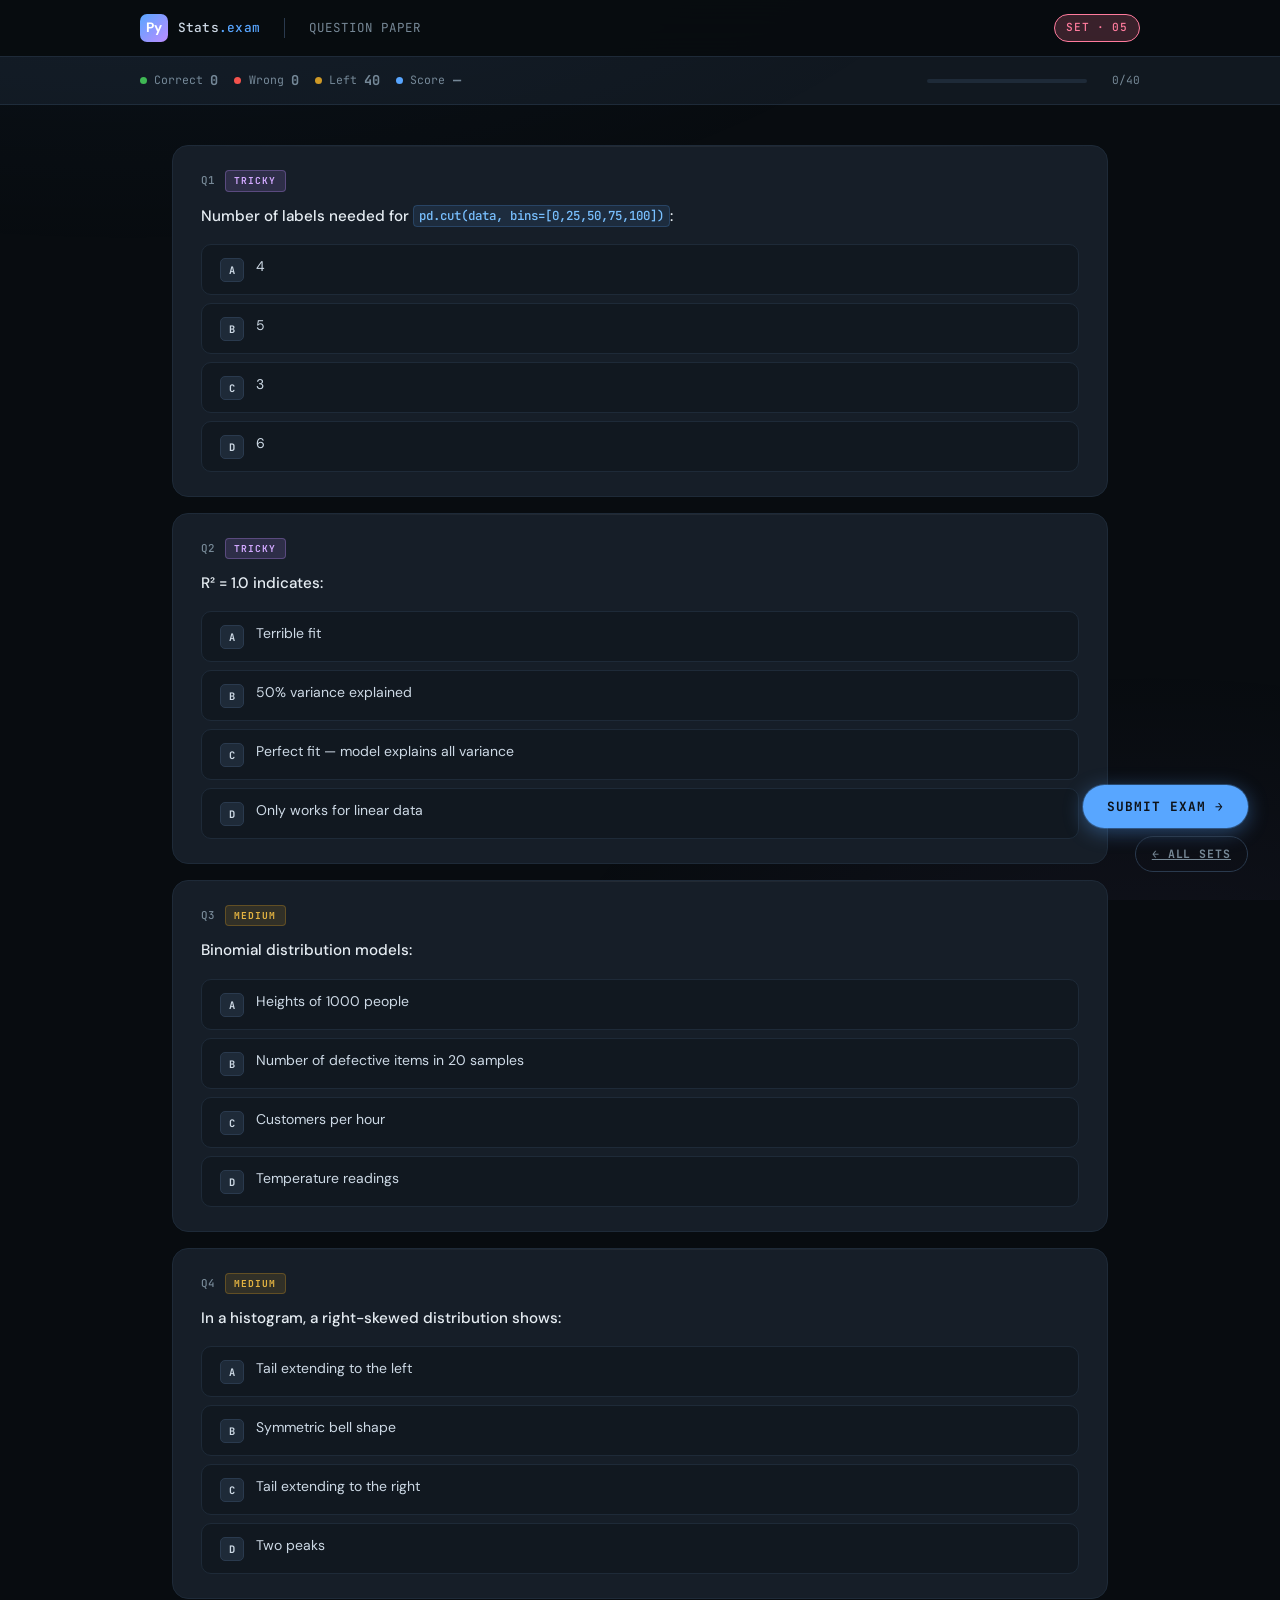
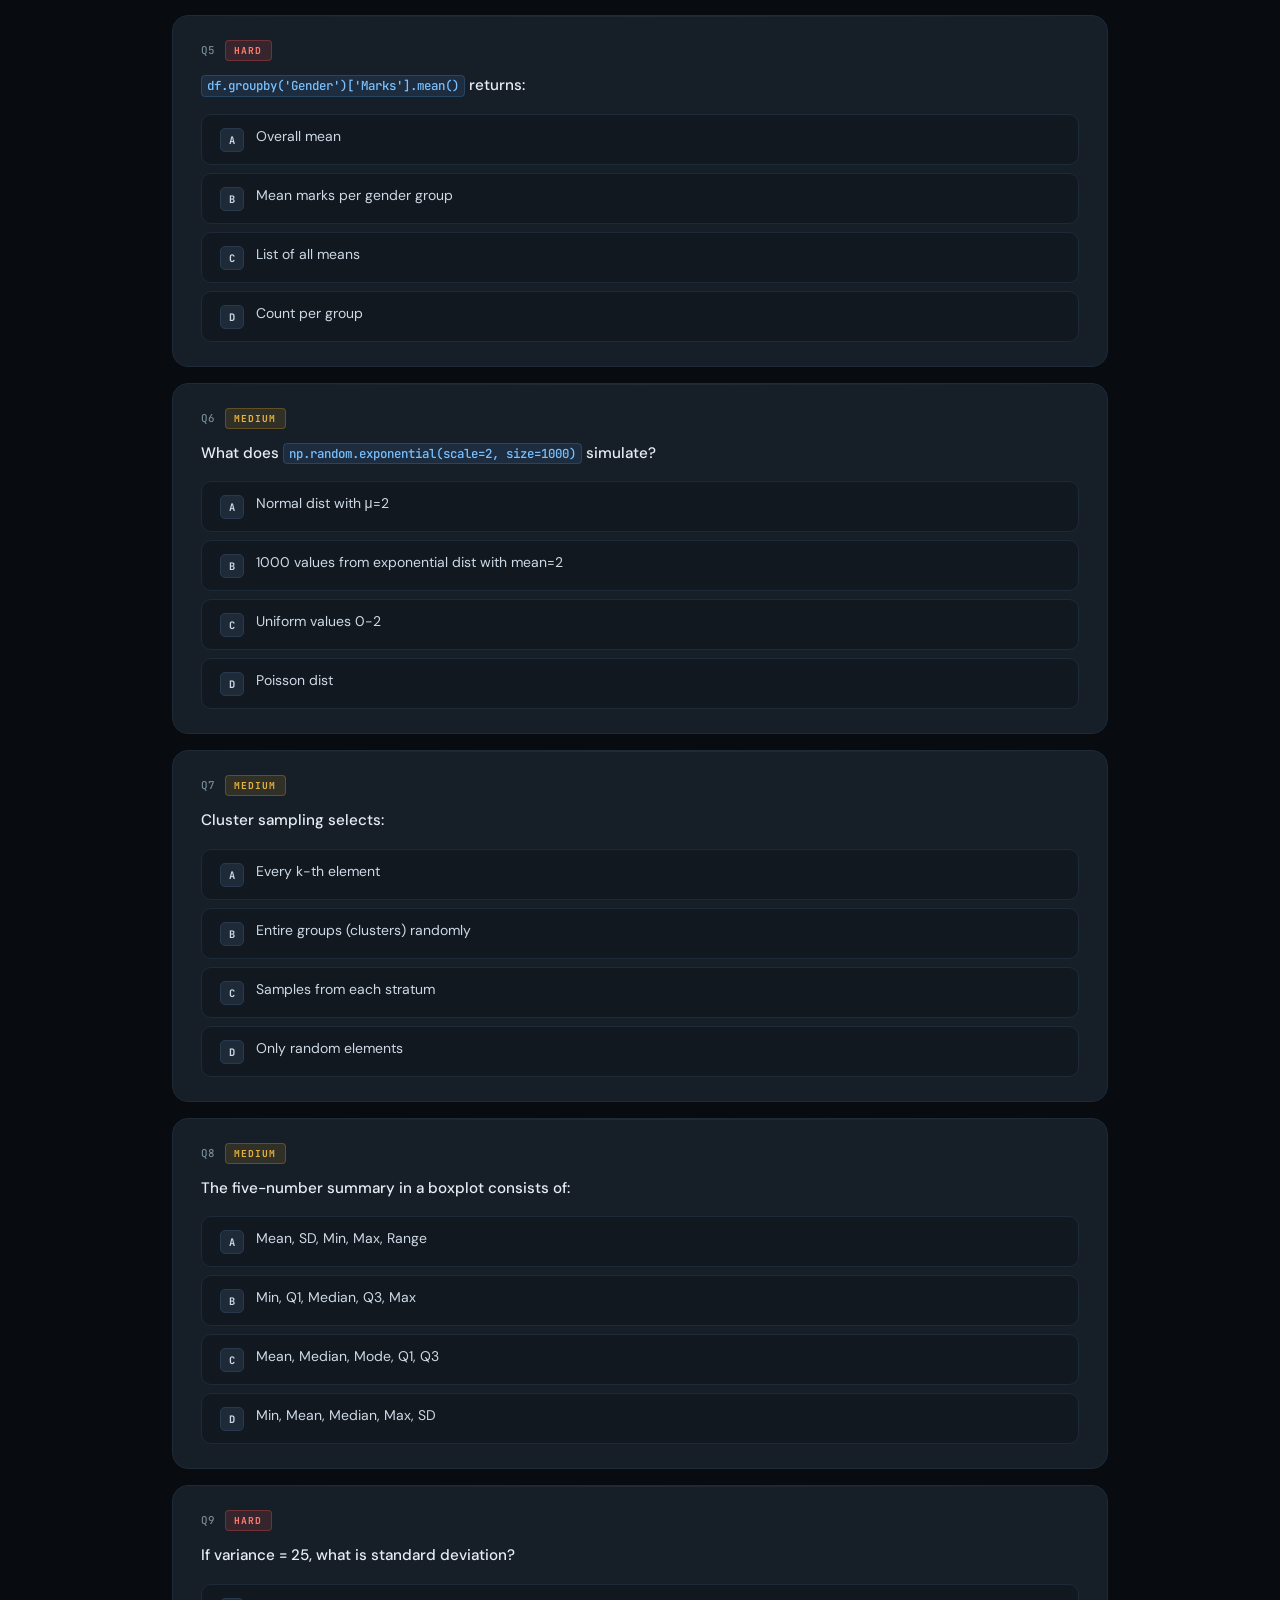
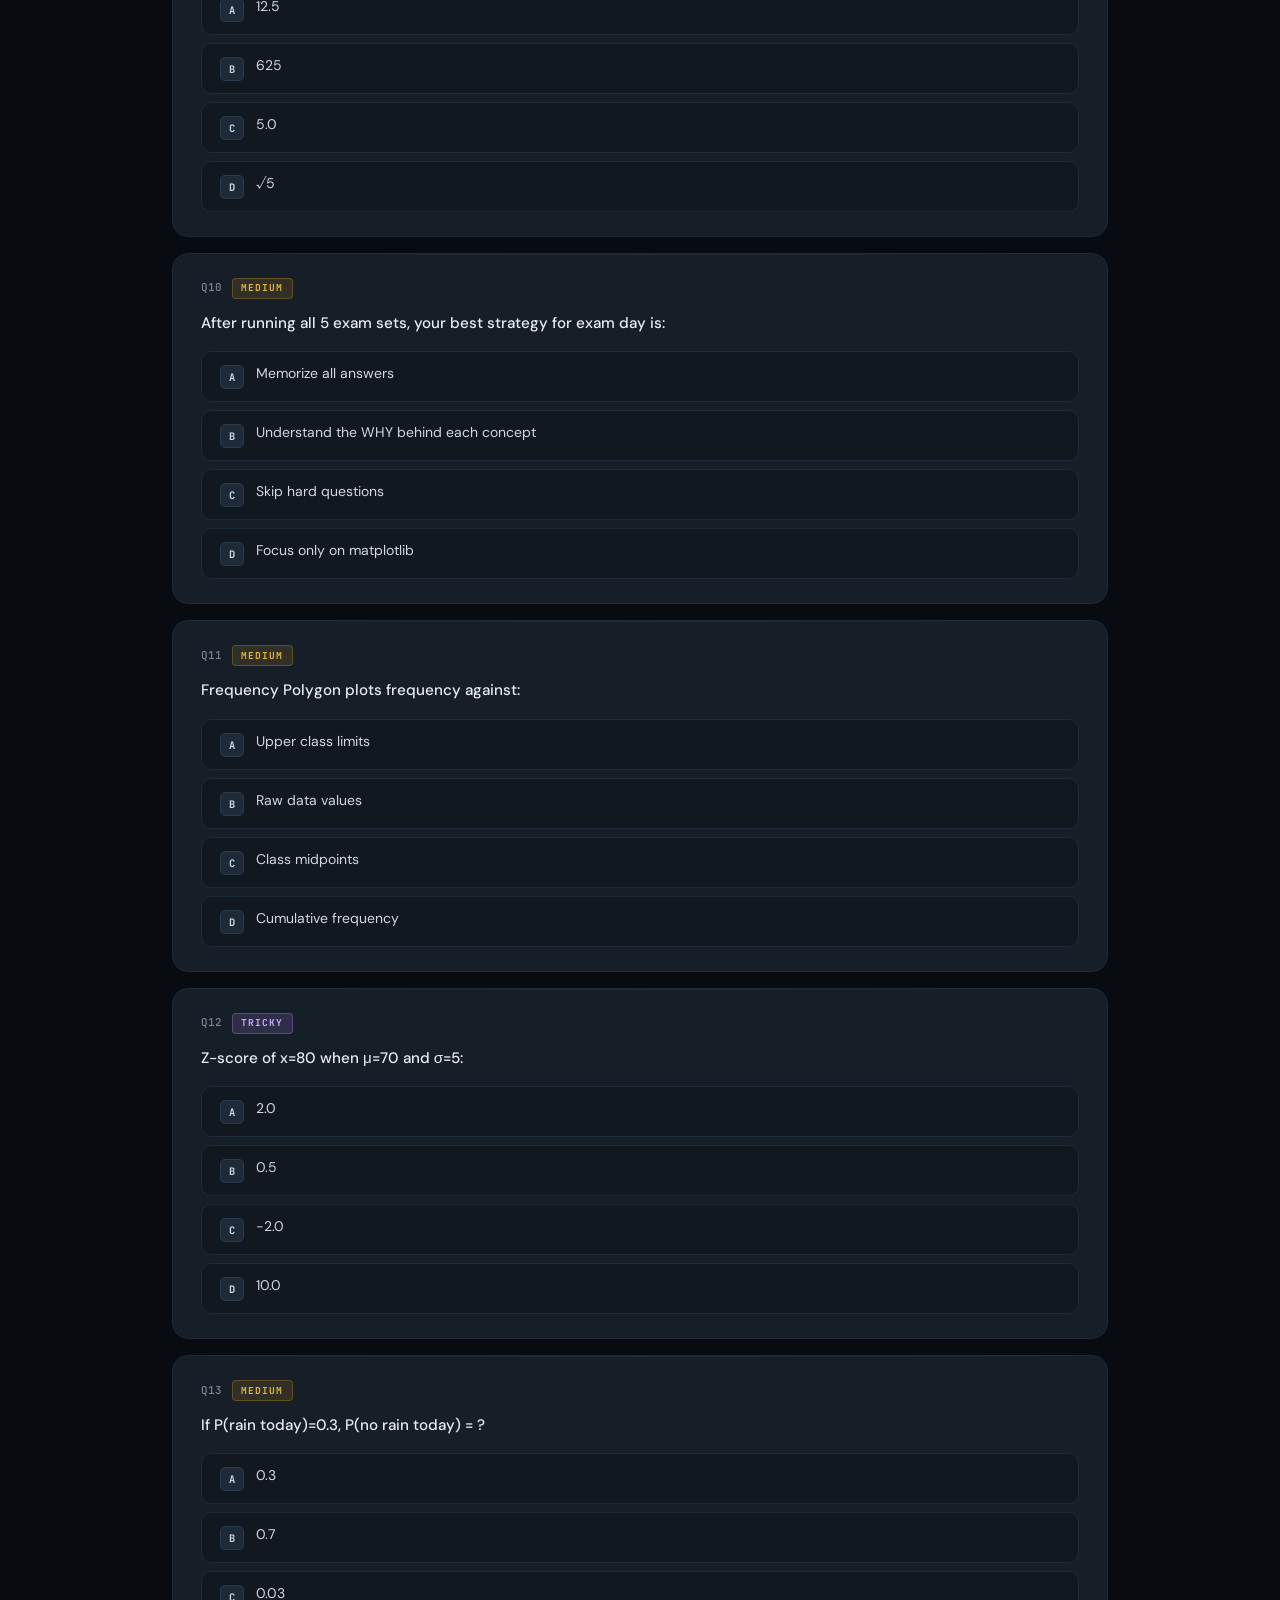
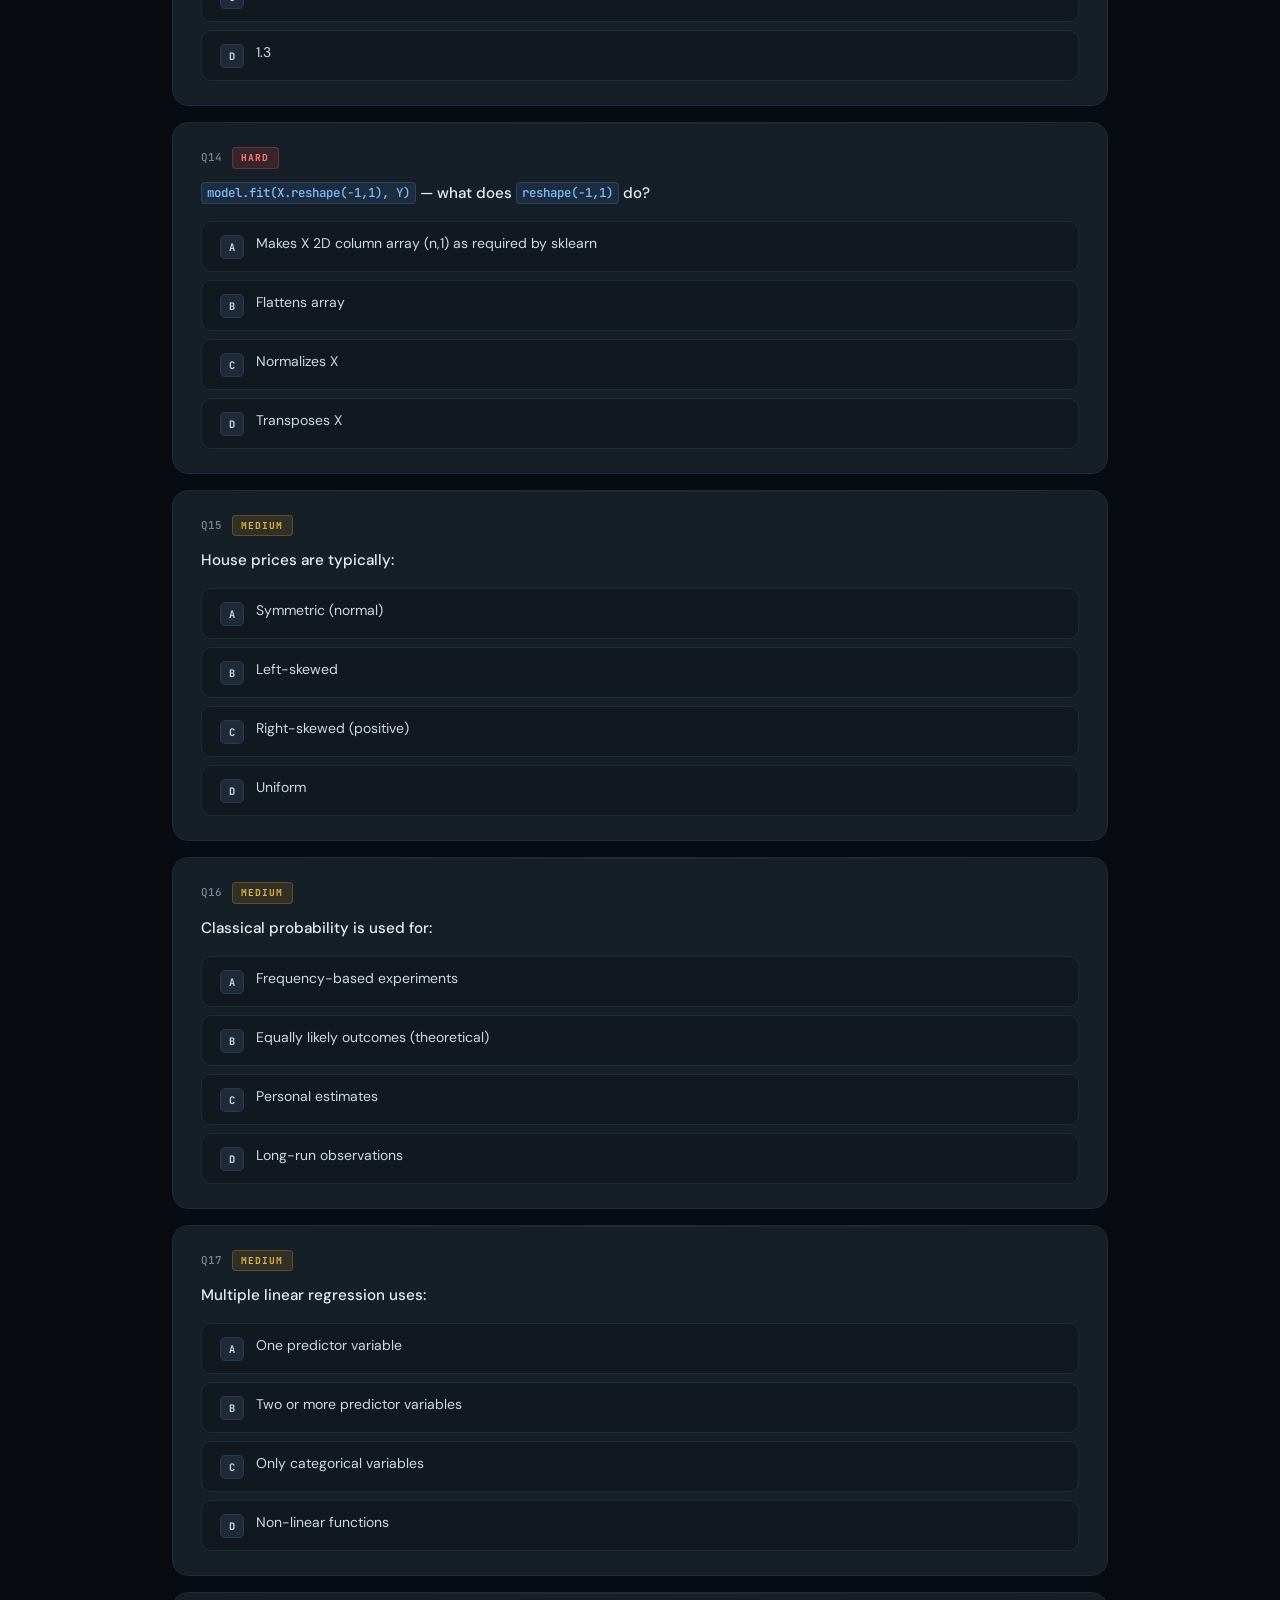
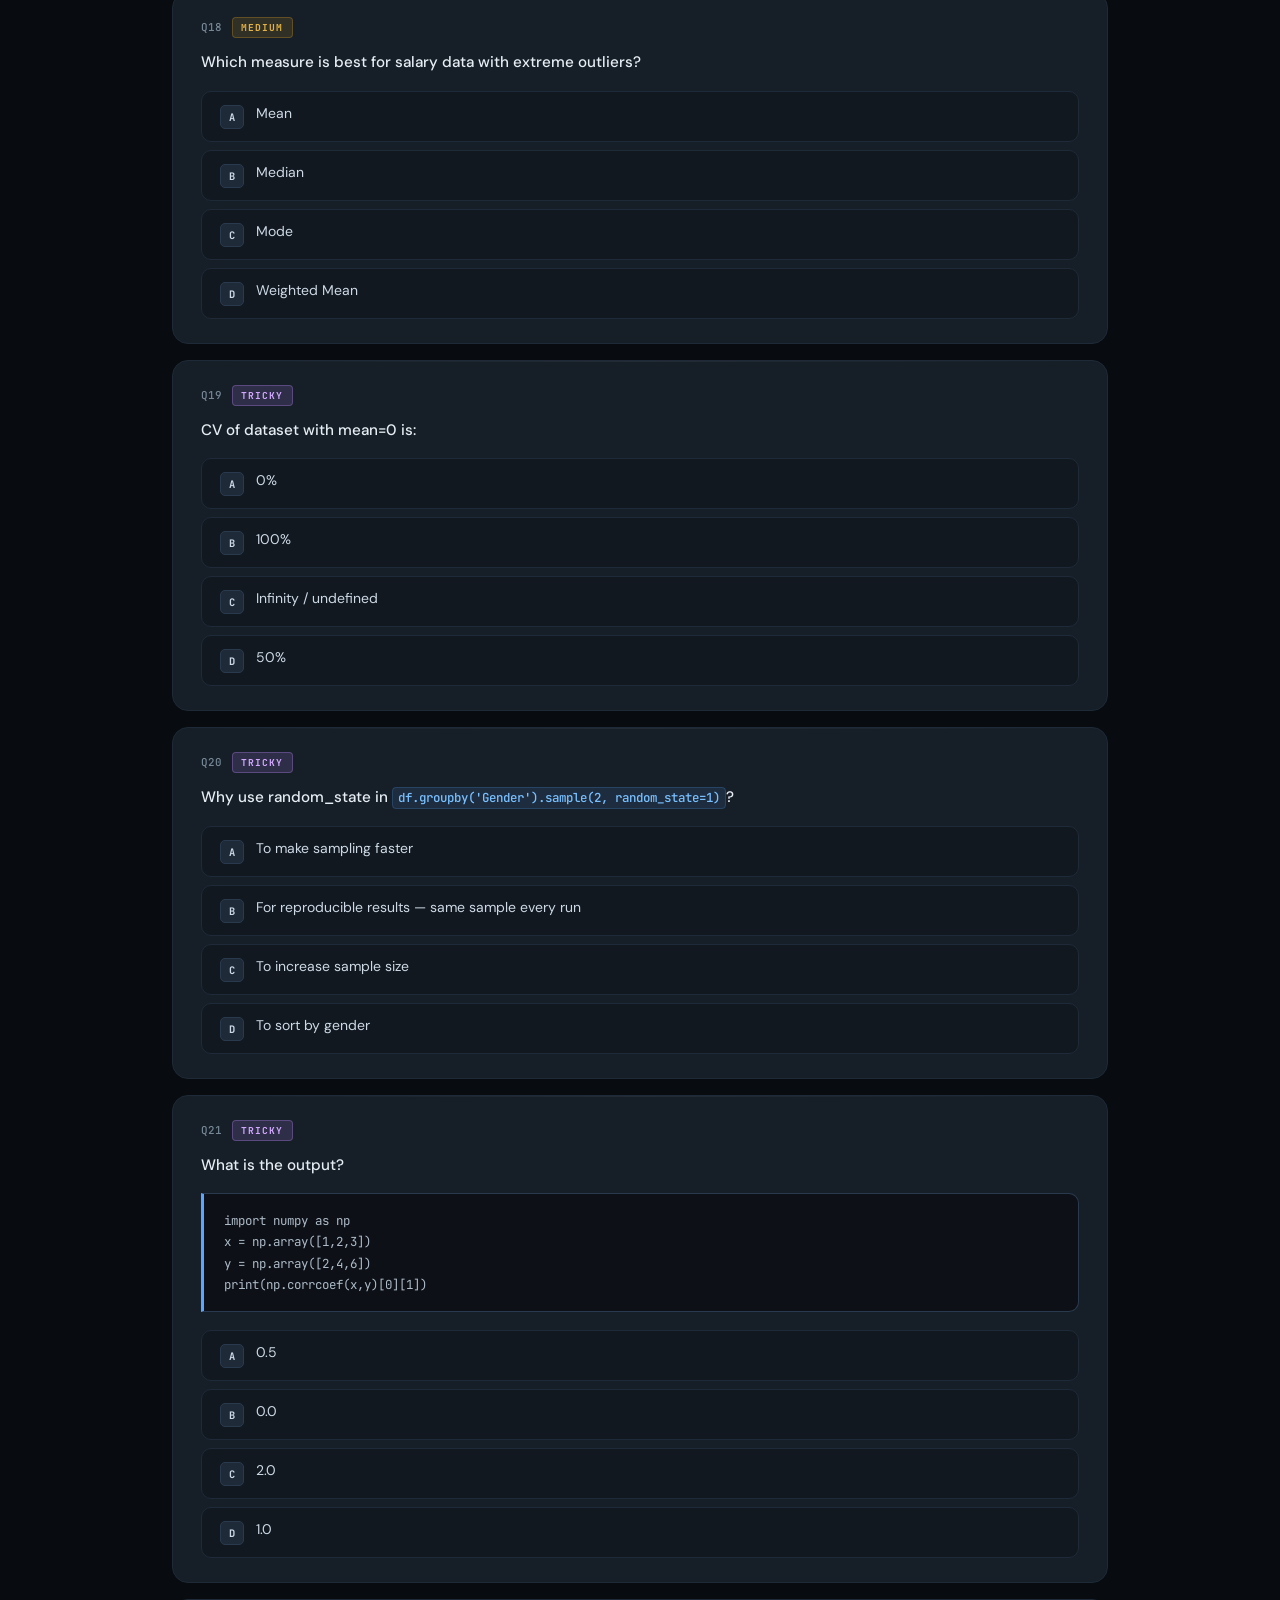
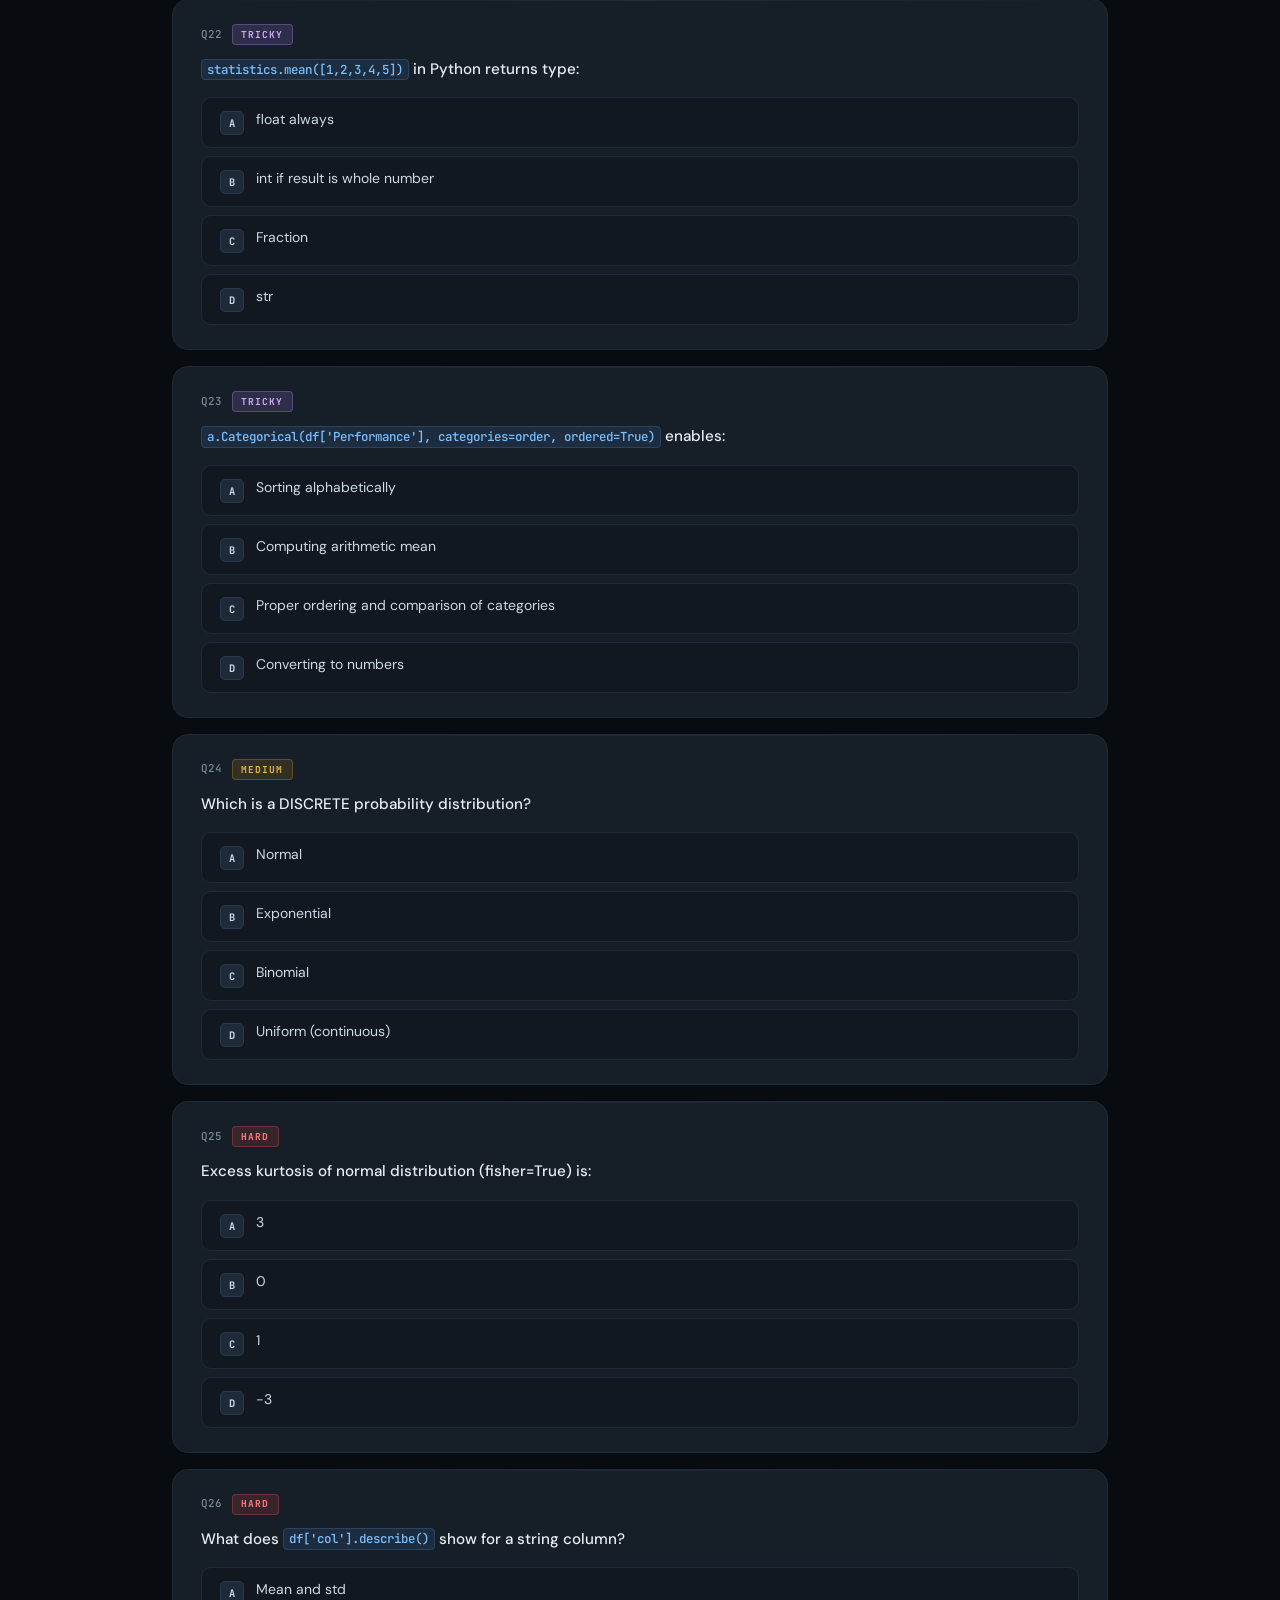
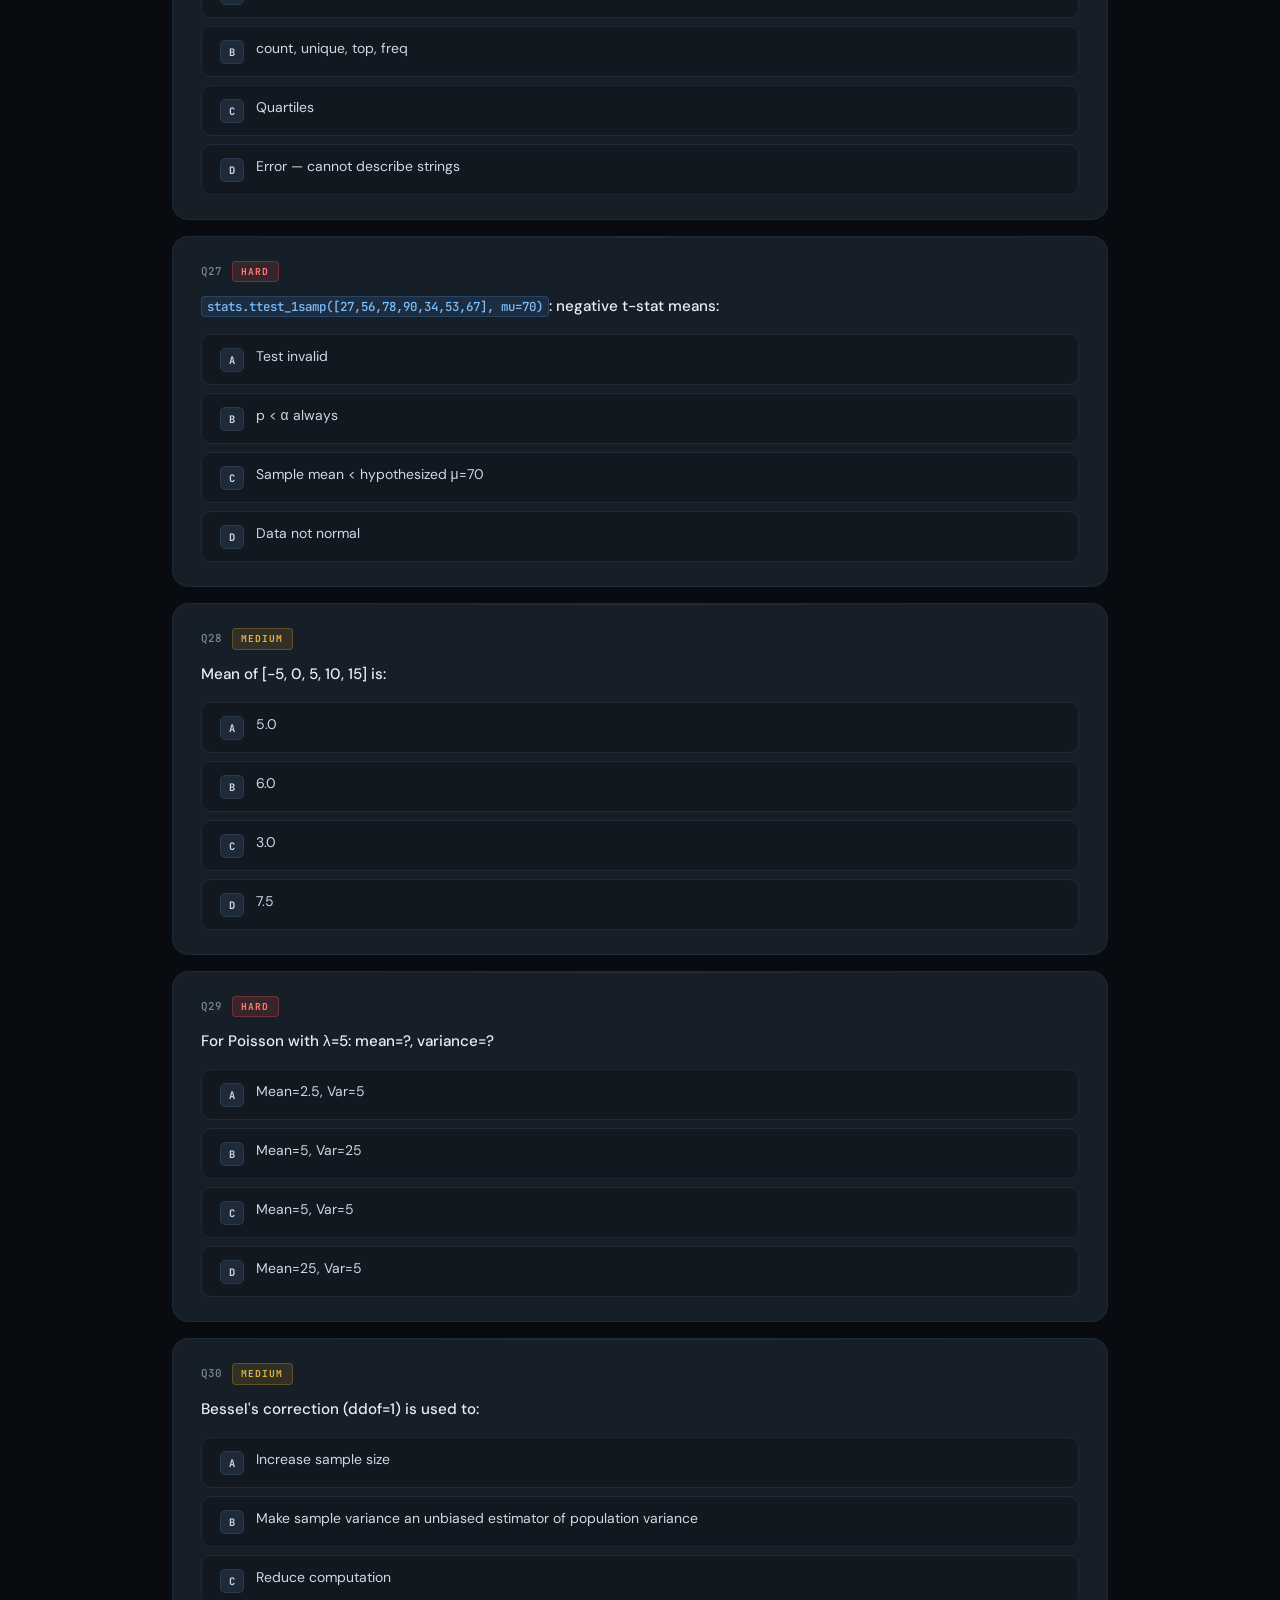
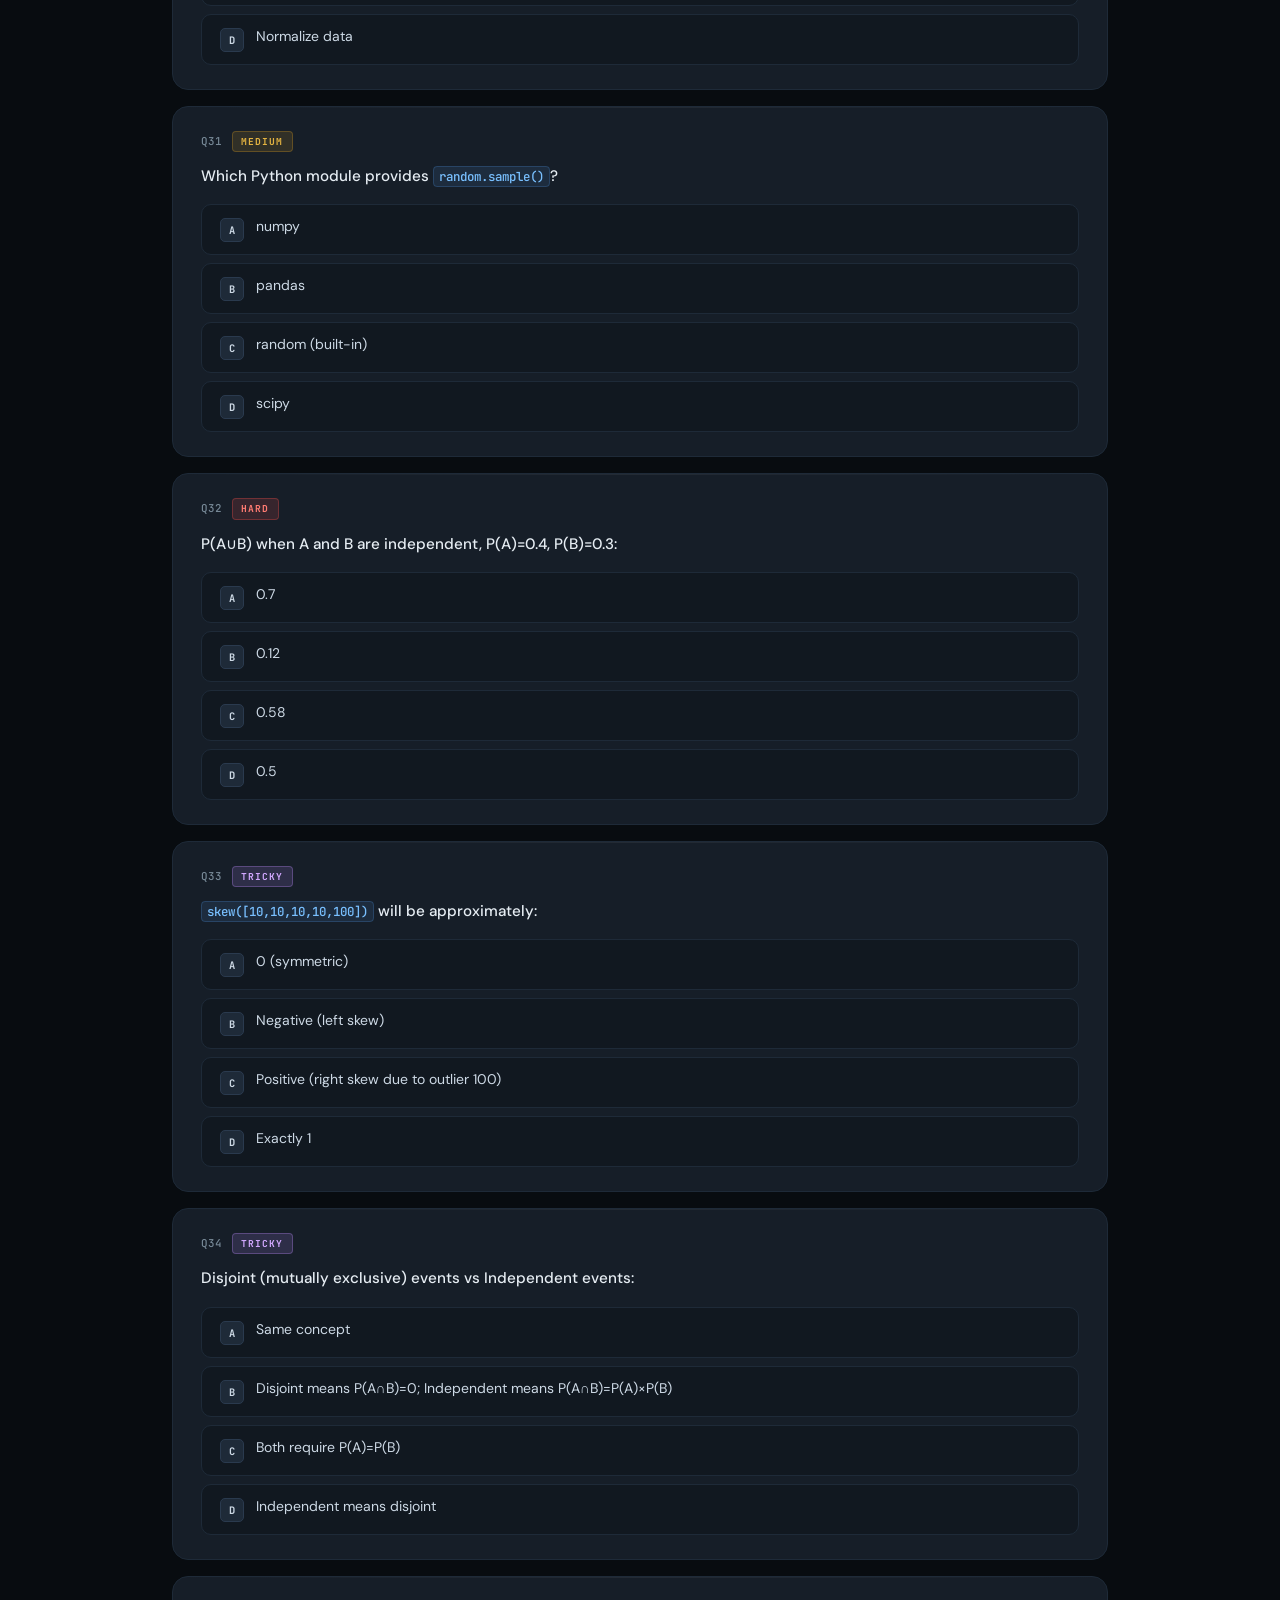
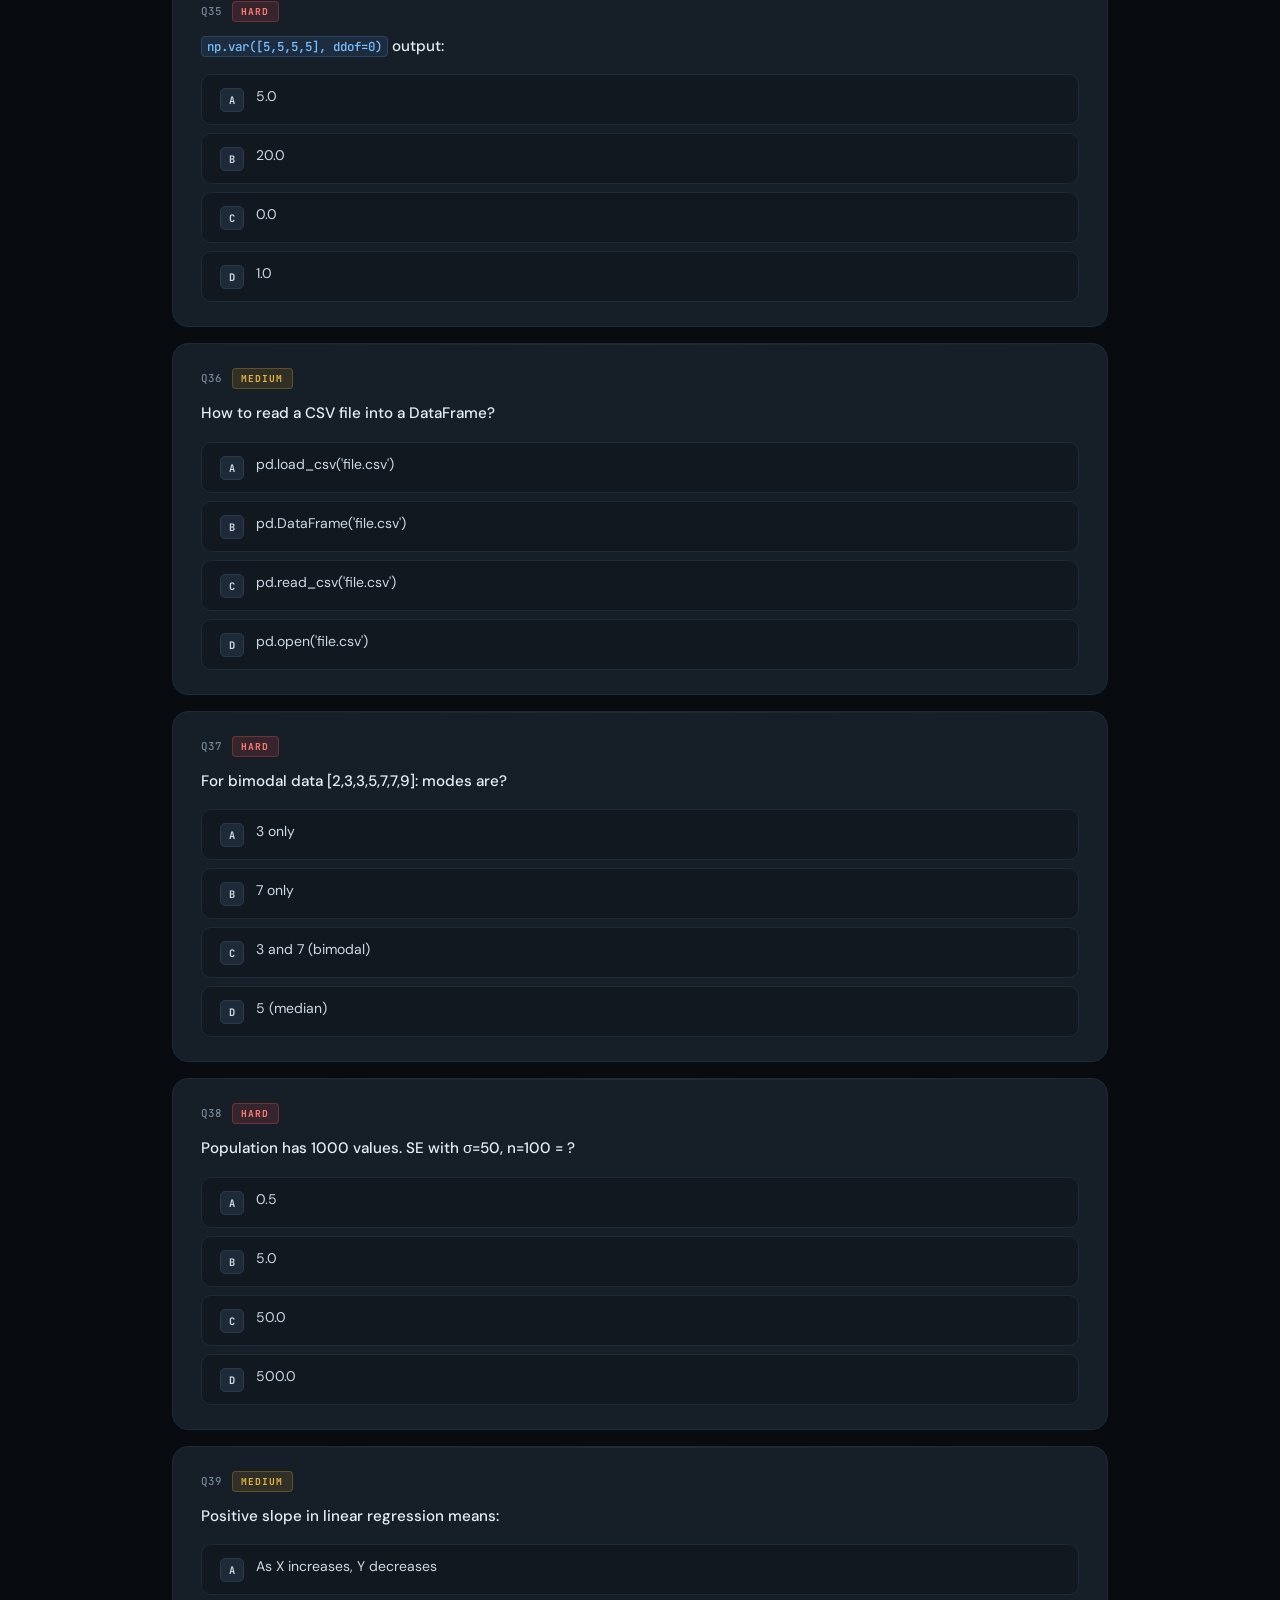
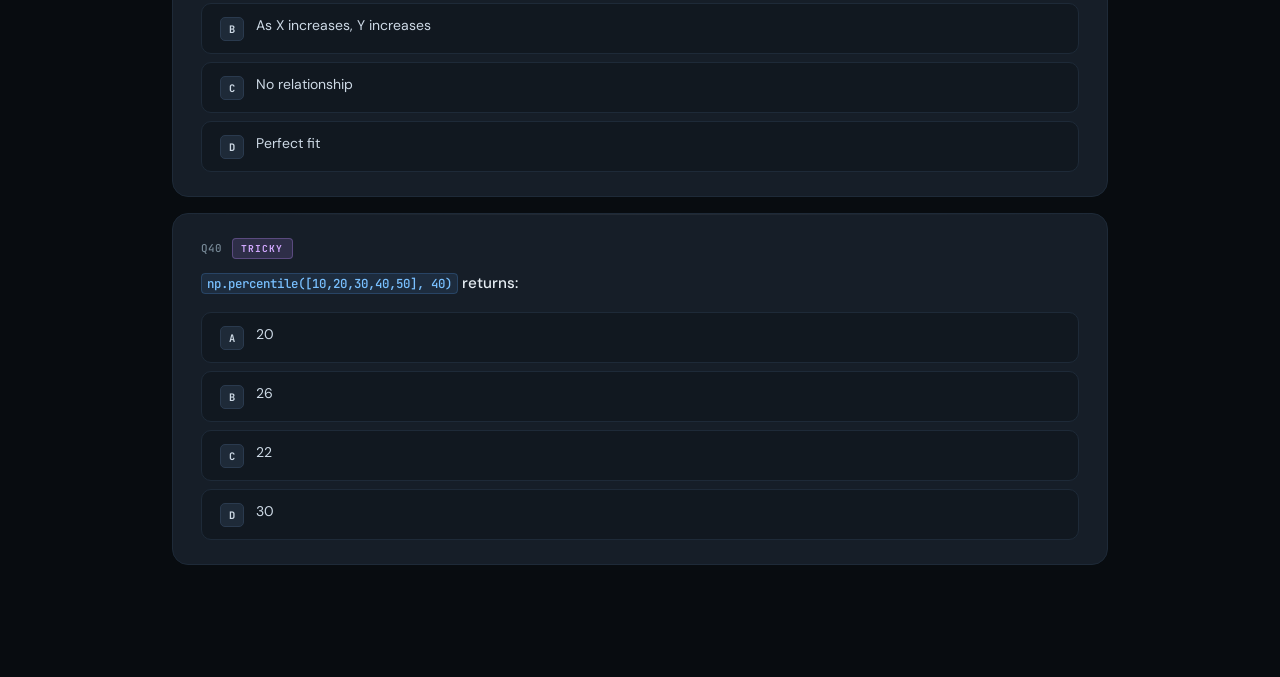
<file: set5.html>
<!DOCTYPE html>
<html lang="en">
<head>
<meta charset="UTF-8">
<meta name="viewport" content="width=device-width, initial-scale=1.0">
<title>Set 5 — Python Statistics Exam</title>
<link rel="stylesheet" href="style.css">
</head>
<body class="theme-pink">
<header class="site-header">
  <div class="header-inner">
    <a href="index.html" class="header-logo"><div class="logo-mark">Py</div><span class="logo-text">Stats<span>.exam</span></span></a>
    <div class="header-divider"></div><span class="header-title">Question Paper</span>
    <div class="header-right"><span class="set-badge">SET · 05</span></div>
  </div>
</header>
<div class="hud"><div class="hud-inner">
  <div class="hud-stat"><span class="hud-dot" style="background:var(--green)"></span>Correct <strong id="hud-correct">0</strong></div>
  <div class="hud-stat"><span class="hud-dot" style="background:var(--red)"></span>Wrong <strong id="hud-wrong">0</strong></div>
  <div class="hud-stat"><span class="hud-dot" style="background:var(--yellow)"></span>Left <strong id="hud-left">40</strong></div>
  <div class="hud-stat"><span class="hud-dot" style="background:var(--accent)"></span>Score <strong id="hud-pct">—</strong></div>
  <div class="hud-progress"><div class="prog-track"><div class="prog-fill" id="hud-fill"></div></div><span class="prog-label" id="hud-done">0/40</span></div>
</div></div>
<div class="main-wrap">
  <div class="section-header"><div class="topic-chip">📐 Topic 1</div><span class="section-title">NumPy — Advanced &amp; Tricky</span><span class="section-count">Q1–Q4</span></div>
  <div class="q-card" id="qcard-1" data-id="1" data-correct="3">
    <div class="q-meta"><span class="q-num">Q1</span><span class="diff-pill diff-tricky">Tricky</span></div>
    <div class="q-text">What is the output?</div>
    <div class="code-block">import numpy as np
x = np.array([1,2,3])
y = np.array([2,4,6])
print(np.corrcoef(x,y)[0][1])</div>
    <div class="options-grid">
      <button class="opt" onclick="pickAnswer('1',0)"><span class="opt-label">A</span>0.5</button>
      <button class="opt" onclick="pickAnswer('1',1)"><span class="opt-label">B</span>0.0</button>
      <button class="opt" onclick="pickAnswer('1',2)"><span class="opt-label">C</span>2.0</button>
      <button class="opt" onclick="pickAnswer('1',3)"><span class="opt-label">D</span>1.0</button>
    </div>
    <div class="explanation"><span class="explanation-label">💡 Explanation</span>y=2x is perfect positive linear → Pearson r = 1.0 exactly.</div>
  </div>
  <div class="q-card" id="qcard-2" data-id="2" data-correct="2">
    <div class="q-meta"><span class="q-num">Q2</span><span class="diff-pill diff-hard">Hard</span></div>
    <div class="q-text"><code>np.var([5,5,5,5], ddof=0)</code> output:</div>
    <div class="options-grid">
      <button class="opt" onclick="pickAnswer('2',0)"><span class="opt-label">A</span>5.0</button>
      <button class="opt" onclick="pickAnswer('2',1)"><span class="opt-label">B</span>20.0</button>
      <button class="opt" onclick="pickAnswer('2',2)"><span class="opt-label">C</span>0.0</button>
      <button class="opt" onclick="pickAnswer('2',3)"><span class="opt-label">D</span>1.0</button>
    </div>
    <div class="explanation"><span class="explanation-label">💡 Explanation</span>All values identical → no deviation → variance = 0.</div>
  </div>
  <div class="q-card" id="qcard-3" data-id="3" data-correct="1">
    <div class="q-meta"><span class="q-num">Q3</span><span class="diff-pill diff-medium">Medium</span></div>
    <div class="q-text">What does <code>np.random.exponential(scale=2, size=1000)</code> simulate?</div>
    <div class="options-grid">
      <button class="opt" onclick="pickAnswer('3',0)"><span class="opt-label">A</span>Normal dist with μ=2</button>
      <button class="opt" onclick="pickAnswer('3',1)"><span class="opt-label">B</span>1000 values from exponential dist with mean=2</button>
      <button class="opt" onclick="pickAnswer('3',2)"><span class="opt-label">C</span>Uniform values 0-2</button>
      <button class="opt" onclick="pickAnswer('3',3)"><span class="opt-label">D</span>Poisson dist</button>
    </div>
    <div class="explanation"><span class="explanation-label">💡 Explanation</span>np.random.exponential: scale=β where mean=β. Generates exponentially distributed values.</div>
  </div>
  <div class="q-card" id="qcard-4" data-id="4" data-correct="1">
    <div class="q-meta"><span class="q-num">Q4</span><span class="diff-pill diff-tricky">Tricky</span></div>
    <div class="q-text"><code>np.percentile([10,20,30,40,50], 40)</code> returns:</div>
    <div class="options-grid">
      <button class="opt" onclick="pickAnswer('4',0)"><span class="opt-label">A</span>20</button>
      <button class="opt" onclick="pickAnswer('4',1)"><span class="opt-label">B</span>26</button>
      <button class="opt" onclick="pickAnswer('4',2)"><span class="opt-label">C</span>22</button>
      <button class="opt" onclick="pickAnswer('4',3)"><span class="opt-label">D</span>30</button>
    </div>
    <div class="explanation"><span class="explanation-label">💡 Explanation</span>The 40th percentile of [10,20,30,40,50]: interpolated = 10 + 0.4×(50−10) = 10+16 = 26.</div>
  </div>
  <div class="section-header"><div class="topic-chip">🐼 Topic 2</div><span class="section-title">Pandas — Advanced Operations</span><span class="section-count">Q5–Q8</span></div>
  <div class="q-card" id="qcard-5" data-id="5" data-correct="1">
    <div class="q-meta"><span class="q-num">Q5</span><span class="diff-pill diff-hard">Hard</span></div>
    <div class="q-text">What does <code>df['col'].describe()</code> show for a string column?</div>
    <div class="options-grid">
      <button class="opt" onclick="pickAnswer('5',0)"><span class="opt-label">A</span>Mean and std</button>
      <button class="opt" onclick="pickAnswer('5',1)"><span class="opt-label">B</span>count, unique, top, freq</button>
      <button class="opt" onclick="pickAnswer('5',2)"><span class="opt-label">C</span>Quartiles</button>
      <button class="opt" onclick="pickAnswer('5',3)"><span class="opt-label">D</span>Error — cannot describe strings</button>
    </div>
    <div class="explanation"><span class="explanation-label">💡 Explanation</span>For object/string columns, describe() shows: count, unique (distinct values), top (most common), freq (frequency of top).</div>
  </div>
  <div class="q-card" id="qcard-6" data-id="6" data-correct="2">
    <div class="q-meta"><span class="q-num">Q6</span><span class="diff-pill diff-medium">Medium</span></div>
    <div class="q-text">How to read a CSV file into a DataFrame?</div>
    <div class="options-grid">
      <button class="opt" onclick="pickAnswer('6',0)"><span class="opt-label">A</span>pd.load_csv('file.csv')</button>
      <button class="opt" onclick="pickAnswer('6',1)"><span class="opt-label">B</span>pd.DataFrame('file.csv')</button>
      <button class="opt" onclick="pickAnswer('6',2)"><span class="opt-label">C</span>pd.read_csv('file.csv')</button>
      <button class="opt" onclick="pickAnswer('6',3)"><span class="opt-label">D</span>pd.open('file.csv')</button>
    </div>
    <div class="explanation"><span class="explanation-label">💡 Explanation</span>pd.read_csv('filename.csv') loads a CSV file. It's one of the most commonly used pandas functions.</div>
  </div>
  <div class="q-card" id="qcard-7" data-id="7" data-correct="0">
    <div class="q-meta"><span class="q-num">Q7</span><span class="diff-pill diff-tricky">Tricky</span></div>
    <div class="q-text">Number of labels needed for <code>pd.cut(data, bins=[0,25,50,75,100])</code>:</div>
    <div class="options-grid">
      <button class="opt" onclick="pickAnswer('7',0)"><span class="opt-label">A</span>4</button>
      <button class="opt" onclick="pickAnswer('7',1)"><span class="opt-label">B</span>5</button>
      <button class="opt" onclick="pickAnswer('7',2)"><span class="opt-label">C</span>3</button>
      <button class="opt" onclick="pickAnswer('7',3)"><span class="opt-label">D</span>6</button>
    </div>
    <div class="explanation"><span class="explanation-label">💡 Explanation</span>Bins [0,25,50,75,100] creates 4 intervals: (0,25], (25,50], (50,75], (75,100] → 4 labels.</div>
  </div>
  <div class="q-card" id="qcard-8" data-id="8" data-correct="1">
    <div class="q-meta"><span class="q-num">Q8</span><span class="diff-pill diff-hard">Hard</span></div>
    <div class="q-text"><code>df.groupby('Gender')['Marks'].mean()</code> returns:</div>
    <div class="options-grid">
      <button class="opt" onclick="pickAnswer('8',0)"><span class="opt-label">A</span>Overall mean</button>
      <button class="opt" onclick="pickAnswer('8',1)"><span class="opt-label">B</span>Mean marks per gender group</button>
      <button class="opt" onclick="pickAnswer('8',2)"><span class="opt-label">C</span>List of all means</button>
      <button class="opt" onclick="pickAnswer('8',3)"><span class="opt-label">D</span>Count per group</button>
    </div>
    <div class="explanation"><span class="explanation-label">💡 Explanation</span>groupby + aggregation: computes mean of 'Marks' separately for each unique value in 'Gender'.</div>
  </div>
  <div class="section-header"><div class="topic-chip">📊 Topic 3</div><span class="section-title">Central Tendency — Edge Cases</span><span class="section-count">Q9–Q12</span></div>
  <div class="q-card" id="qcard-9" data-id="9" data-correct="2">
    <div class="q-meta"><span class="q-num">Q9</span><span class="diff-pill diff-hard">Hard</span></div>
    <div class="q-text">For bimodal data [2,3,3,5,7,7,9]: modes are?</div>
    <div class="options-grid">
      <button class="opt" onclick="pickAnswer('9',0)"><span class="opt-label">A</span>3 only</button>
      <button class="opt" onclick="pickAnswer('9',1)"><span class="opt-label">B</span>7 only</button>
      <button class="opt" onclick="pickAnswer('9',2)"><span class="opt-label">C</span>3 and 7 (bimodal)</button>
      <button class="opt" onclick="pickAnswer('9',3)"><span class="opt-label">D</span>5 (median)</button>
    </div>
    <div class="explanation"><span class="explanation-label">💡 Explanation</span>3 appears twice, 7 appears twice → bimodal distribution with two modes.</div>
  </div>
  <div class="q-card" id="qcard-10" data-id="10" data-correct="0">
    <div class="q-meta"><span class="q-num">Q10</span><span class="diff-pill diff-medium">Medium</span></div>
    <div class="q-text">Mean of [−5, 0, 5, 10, 15] is:</div>
    <div class="options-grid">
      <button class="opt" onclick="pickAnswer('10',0)"><span class="opt-label">A</span>5.0</button>
      <button class="opt" onclick="pickAnswer('10',1)"><span class="opt-label">B</span>6.0</button>
      <button class="opt" onclick="pickAnswer('10',2)"><span class="opt-label">C</span>3.0</button>
      <button class="opt" onclick="pickAnswer('10',3)"><span class="opt-label">D</span>7.5</button>
    </div>
    <div class="explanation"><span class="explanation-label">💡 Explanation</span>Mean = (−5+0+5+10+15)/5 = 25/5 = 5.0.</div>
  </div>
  <div class="q-card" id="qcard-11" data-id="11" data-correct="1">
    <div class="q-meta"><span class="q-num">Q11</span><span class="diff-pill diff-medium">Medium</span></div>
    <div class="q-text">Which measure is best for salary data with extreme outliers?</div>
    <div class="options-grid">
      <button class="opt" onclick="pickAnswer('11',0)"><span class="opt-label">A</span>Mean</button>
      <button class="opt" onclick="pickAnswer('11',1)"><span class="opt-label">B</span>Median</button>
      <button class="opt" onclick="pickAnswer('11',2)"><span class="opt-label">C</span>Mode</button>
      <button class="opt" onclick="pickAnswer('11',3)"><span class="opt-label">D</span>Weighted Mean</button>
    </div>
    <div class="explanation"><span class="explanation-label">💡 Explanation</span>Median is robust to outliers. A few billionaires don't affect the median salary but they hugely inflate the mean.</div>
  </div>
  <div class="q-card" id="qcard-12" data-id="12" data-correct="0">
    <div class="q-meta"><span class="q-num">Q12</span><span class="diff-pill diff-tricky">Tricky</span></div>
    <div class="q-text"><code>statistics.mean([1,2,3,4,5])</code> in Python returns type:</div>
    <div class="options-grid">
      <button class="opt" onclick="pickAnswer('12',0)"><span class="opt-label">A</span>float always</button>
      <button class="opt" onclick="pickAnswer('12',1)"><span class="opt-label">B</span>int if result is whole number</button>
      <button class="opt" onclick="pickAnswer('12',2)"><span class="opt-label">C</span>Fraction</button>
      <button class="opt" onclick="pickAnswer('12',3)"><span class="opt-label">D</span>str</button>
    </div>
    <div class="explanation"><span class="explanation-label">💡 Explanation</span>statistics.mean() always returns a float (or Fraction for integer input in Python 3.8+). For [1,2,3,4,5] → 3.0.</div>
  </div>
  <div class="section-header"><div class="topic-chip">📏 Topic 4</div><span class="section-title">Dispersion — All Measures</span><span class="section-count">Q13–Q16</span></div>
  <div class="q-card" id="qcard-13" data-id="13" data-correct="2">
    <div class="q-meta"><span class="q-num">Q13</span><span class="diff-pill diff-hard">Hard</span></div>
    <div class="q-text">If variance = 25, what is standard deviation?</div>
    <div class="options-grid">
      <button class="opt" onclick="pickAnswer('13',0)"><span class="opt-label">A</span>12.5</button>
      <button class="opt" onclick="pickAnswer('13',1)"><span class="opt-label">B</span>625</button>
      <button class="opt" onclick="pickAnswer('13',2)"><span class="opt-label">C</span>5.0</button>
      <button class="opt" onclick="pickAnswer('13',3)"><span class="opt-label">D</span>√5</button>
    </div>
    <div class="explanation"><span class="explanation-label">💡 Explanation</span>SD = √variance = √25 = 5.0.</div>
  </div>
  <div class="q-card" id="qcard-14" data-id="14" data-correct="1">
    <div class="q-meta"><span class="q-num">Q14</span><span class="diff-pill diff-medium">Medium</span></div>
    <div class="q-text">Bessel's correction (ddof=1) is used to:</div>
    <div class="options-grid">
      <button class="opt" onclick="pickAnswer('14',0)"><span class="opt-label">A</span>Increase sample size</button>
      <button class="opt" onclick="pickAnswer('14',1)"><span class="opt-label">B</span>Make sample variance an unbiased estimator of population variance</button>
      <button class="opt" onclick="pickAnswer('14',2)"><span class="opt-label">C</span>Reduce computation</button>
      <button class="opt" onclick="pickAnswer('14',3)"><span class="opt-label">D</span>Normalize data</button>
    </div>
    <div class="explanation"><span class="explanation-label">💡 Explanation</span>Dividing by (n−1) instead of n corrects for the fact that a sample underestimates population variance.</div>
  </div>
  <div class="q-card" id="qcard-15" data-id="15" data-correct="2">
    <div class="q-meta"><span class="q-num">Q15</span><span class="diff-pill diff-tricky">Tricky</span></div>
    <div class="q-text">CV of dataset with mean=0 is:</div>
    <div class="options-grid">
      <button class="opt" onclick="pickAnswer('15',0)"><span class="opt-label">A</span>0%</button>
      <button class="opt" onclick="pickAnswer('15',1)"><span class="opt-label">B</span>100%</button>
      <button class="opt" onclick="pickAnswer('15',2)"><span class="opt-label">C</span>Infinity / undefined</button>
      <button class="opt" onclick="pickAnswer('15',3)"><span class="opt-label">D</span>50%</button>
    </div>
    <div class="explanation"><span class="explanation-label">💡 Explanation</span>CV = (Std/Mean)×100. If mean=0, division by zero → CV is undefined (infinite).</div>
  </div>
  <div class="q-card" id="qcard-16" data-id="16" data-correct="1">
    <div class="q-meta"><span class="q-num">Q16</span><span class="diff-pill diff-medium">Medium</span></div>
    <div class="q-text">The five-number summary in a boxplot consists of:</div>
    <div class="options-grid">
      <button class="opt" onclick="pickAnswer('16',0)"><span class="opt-label">A</span>Mean, SD, Min, Max, Range</button>
      <button class="opt" onclick="pickAnswer('16',1)"><span class="opt-label">B</span>Min, Q1, Median, Q3, Max</button>
      <button class="opt" onclick="pickAnswer('16',2)"><span class="opt-label">C</span>Mean, Median, Mode, Q1, Q3</button>
      <button class="opt" onclick="pickAnswer('16',3)"><span class="opt-label">D</span>Min, Mean, Median, Max, SD</button>
    </div>
    <div class="explanation"><span class="explanation-label">💡 Explanation</span>Boxplot's five-number summary: Minimum, Q1 (25%), Median (50%), Q3 (75%), Maximum.</div>
  </div>
  <div class="section-header"><div class="topic-chip">〰️ Topic 5</div><span class="section-title">Shape of Distributions</span><span class="section-count">Q17–Q20</span></div>
  <div class="q-card" id="qcard-17" data-id="17" data-correct="2">
    <div class="q-meta"><span class="q-num">Q17</span><span class="diff-pill diff-medium">Medium</span></div>
    <div class="q-text">House prices are typically:</div>
    <div class="options-grid">
      <button class="opt" onclick="pickAnswer('17',0)"><span class="opt-label">A</span>Symmetric (normal)</button>
      <button class="opt" onclick="pickAnswer('17',1)"><span class="opt-label">B</span>Left-skewed</button>
      <button class="opt" onclick="pickAnswer('17',2)"><span class="opt-label">C</span>Right-skewed (positive)</button>
      <button class="opt" onclick="pickAnswer('17',3)"><span class="opt-label">D</span>Uniform</button>
    </div>
    <div class="explanation"><span class="explanation-label">💡 Explanation</span>House prices: most properties are moderately priced, but a few luxury properties create a long right tail → positive skew.</div>
  </div>
  <div class="q-card" id="qcard-18" data-id="18" data-correct="1">
    <div class="q-meta"><span class="q-num">Q18</span><span class="diff-pill diff-hard">Hard</span></div>
    <div class="q-text">Excess kurtosis of normal distribution (fisher=True) is:</div>
    <div class="options-grid">
      <button class="opt" onclick="pickAnswer('18',0)"><span class="opt-label">A</span>3</button>
      <button class="opt" onclick="pickAnswer('18',1)"><span class="opt-label">B</span>0</button>
      <button class="opt" onclick="pickAnswer('18',2)"><span class="opt-label">C</span>1</button>
      <button class="opt" onclick="pickAnswer('18',3)"><span class="opt-label">D</span>−3</button>
    </div>
    <div class="explanation"><span class="explanation-label">💡 Explanation</span>Excess kurtosis = Pearson kurtosis − 3. Normal distribution: Pearson=3, excess=0.</div>
  </div>
  <div class="q-card" id="qcard-19" data-id="19" data-correct="2">
    <div class="q-meta"><span class="q-num">Q19</span><span class="diff-pill diff-tricky">Tricky</span></div>
    <div class="q-text"><code>skew([10,10,10,10,100])</code> will be approximately:</div>
    <div class="options-grid">
      <button class="opt" onclick="pickAnswer('19',0)"><span class="opt-label">A</span>0 (symmetric)</button>
      <button class="opt" onclick="pickAnswer('19',1)"><span class="opt-label">B</span>Negative (left skew)</button>
      <button class="opt" onclick="pickAnswer('19',2)"><span class="opt-label">C</span>Positive (right skew due to outlier 100)</button>
      <button class="opt" onclick="pickAnswer('19',3)"><span class="opt-label">D</span>Exactly 1</button>
    </div>
    <div class="explanation"><span class="explanation-label">💡 Explanation</span>Outlier 100 creates a long right tail → positive skewness. skew() returns a positive value.</div>
  </div>
  <div class="q-card" id="qcard-20" data-id="20" data-correct="2">
    <div class="q-meta"><span class="q-num">Q20</span><span class="diff-pill diff-medium">Medium</span></div>
    <div class="q-text">In a histogram, a right-skewed distribution shows:</div>
    <div class="options-grid">
      <button class="opt" onclick="pickAnswer('20',0)"><span class="opt-label">A</span>Tail extending to the left</button>
      <button class="opt" onclick="pickAnswer('20',1)"><span class="opt-label">B</span>Symmetric bell shape</button>
      <button class="opt" onclick="pickAnswer('20',2)"><span class="opt-label">C</span>Tail extending to the right</button>
      <button class="opt" onclick="pickAnswer('20',3)"><span class="opt-label">D</span>Two peaks</button>
    </div>
    <div class="explanation"><span class="explanation-label">💡 Explanation</span>Right skew: peak on left side with long tail extending right toward larger values.</div>
  </div>
  <div class="section-header"><div class="topic-chip">📈 Topic 6</div><span class="section-title">Regression — Full Analysis</span><span class="section-count">Q21–Q24</span></div>
  <div class="q-card" id="qcard-21" data-id="21" data-correct="0">
    <div class="q-meta"><span class="q-num">Q21</span><span class="diff-pill diff-hard">Hard</span></div>
    <div class="q-text"><code>model.fit(X.reshape(-1,1), Y)</code> — what does <code>reshape(-1,1)</code> do?</div>
    <div class="options-grid">
      <button class="opt" onclick="pickAnswer('21',0)"><span class="opt-label">A</span>Makes X 2D column array (n,1) as required by sklearn</button>
      <button class="opt" onclick="pickAnswer('21',1)"><span class="opt-label">B</span>Flattens array</button>
      <button class="opt" onclick="pickAnswer('21',2)"><span class="opt-label">C</span>Normalizes X</button>
      <button class="opt" onclick="pickAnswer('21',3)"><span class="opt-label">D</span>Transposes X</button>
    </div>
    <div class="explanation"><span class="explanation-label">💡 Explanation</span>sklearn requires feature matrix X to be 2D: (n_samples, n_features). reshape(-1,1) converts 1D array to column.</div>
  </div>
  <div class="q-card" id="qcard-22" data-id="22" data-correct="1">
    <div class="q-meta"><span class="q-num">Q22</span><span class="diff-pill diff-medium">Medium</span></div>
    <div class="q-text">Positive slope in linear regression means:</div>
    <div class="options-grid">
      <button class="opt" onclick="pickAnswer('22',0)"><span class="opt-label">A</span>As X increases, Y decreases</button>
      <button class="opt" onclick="pickAnswer('22',1)"><span class="opt-label">B</span>As X increases, Y increases</button>
      <button class="opt" onclick="pickAnswer('22',2)"><span class="opt-label">C</span>No relationship</button>
      <button class="opt" onclick="pickAnswer('22',3)"><span class="opt-label">D</span>Perfect fit</button>
    </div>
    <div class="explanation"><span class="explanation-label">💡 Explanation</span>Positive slope (m &gt; 0): as X increases, predicted Y increases → positive relationship.</div>
  </div>
  <div class="q-card" id="qcard-23" data-id="23" data-correct="1">
    <div class="q-meta"><span class="q-num">Q23</span><span class="diff-pill diff-medium">Medium</span></div>
    <div class="q-text">Multiple linear regression uses:</div>
    <div class="options-grid">
      <button class="opt" onclick="pickAnswer('23',0)"><span class="opt-label">A</span>One predictor variable</button>
      <button class="opt" onclick="pickAnswer('23',1)"><span class="opt-label">B</span>Two or more predictor variables</button>
      <button class="opt" onclick="pickAnswer('23',2)"><span class="opt-label">C</span>Only categorical variables</button>
      <button class="opt" onclick="pickAnswer('23',3)"><span class="opt-label">D</span>Non-linear functions</button>
    </div>
    <div class="explanation"><span class="explanation-label">💡 Explanation</span>Multiple regression: Y = β₀ + β₁X₁ + β₂X₂ + ... uses multiple features to predict Y.</div>
  </div>
  <div class="q-card" id="qcard-24" data-id="24" data-correct="2">
    <div class="q-meta"><span class="q-num">Q24</span><span class="diff-pill diff-tricky">Tricky</span></div>
    <div class="q-text">R² = 1.0 indicates:</div>
    <div class="options-grid">
      <button class="opt" onclick="pickAnswer('24',0)"><span class="opt-label">A</span>Terrible fit</button>
      <button class="opt" onclick="pickAnswer('24',1)"><span class="opt-label">B</span>50% variance explained</button>
      <button class="opt" onclick="pickAnswer('24',2)"><span class="opt-label">C</span>Perfect fit — model explains all variance</button>
      <button class="opt" onclick="pickAnswer('24',3)"><span class="opt-label">D</span>Only works for linear data</button>
    </div>
    <div class="explanation"><span class="explanation-label">💡 Explanation</span>R²=1.0 means the model perfectly explains all variance in Y. R²=0 means model explains nothing.</div>
  </div>
  <div class="section-header"><div class="topic-chip">🎲 Topic 7</div><span class="section-title">Probability — Comprehensive</span><span class="section-count">Q25–Q28</span></div>
  <div class="q-card" id="qcard-25" data-id="25" data-correct="2">
    <div class="q-meta"><span class="q-num">Q25</span><span class="diff-pill diff-hard">Hard</span></div>
    <div class="q-text">P(A∪B) when A and B are independent, P(A)=0.4, P(B)=0.3:</div>
    <div class="options-grid">
      <button class="opt" onclick="pickAnswer('25',0)"><span class="opt-label">A</span>0.7</button>
      <button class="opt" onclick="pickAnswer('25',1)"><span class="opt-label">B</span>0.12</button>
      <button class="opt" onclick="pickAnswer('25',2)"><span class="opt-label">C</span>0.58</button>
      <button class="opt" onclick="pickAnswer('25',3)"><span class="opt-label">D</span>0.5</button>
    </div>
    <div class="explanation"><span class="explanation-label">💡 Explanation</span>P(A∪B)=P(A)+P(B)−P(A∩B). For independent: P(A∩B)=0.4×0.3=0.12. P(A∪B)=0.4+0.3−0.12=0.58.</div>
  </div>
  <div class="q-card" id="qcard-26" data-id="26" data-correct="1">
    <div class="q-meta"><span class="q-num">Q26</span><span class="diff-pill diff-medium">Medium</span></div>
    <div class="q-text">Classical probability is used for:</div>
    <div class="options-grid">
      <button class="opt" onclick="pickAnswer('26',0)"><span class="opt-label">A</span>Frequency-based experiments</button>
      <button class="opt" onclick="pickAnswer('26',1)"><span class="opt-label">B</span>Equally likely outcomes (theoretical)</button>
      <button class="opt" onclick="pickAnswer('26',2)"><span class="opt-label">C</span>Personal estimates</button>
      <button class="opt" onclick="pickAnswer('26',3)"><span class="opt-label">D</span>Long-run observations</button>
    </div>
    <div class="explanation"><span class="explanation-label">💡 Explanation</span>Classical probability: theoretical scenarios with equally likely outcomes — rolling fair dice, drawing from shuffled cards.</div>
  </div>
  <div class="q-card" id="qcard-27" data-id="27" data-correct="1">
    <div class="q-meta"><span class="q-num">Q27</span><span class="diff-pill diff-tricky">Tricky</span></div>
    <div class="q-text">Disjoint (mutually exclusive) events vs Independent events:</div>
    <div class="options-grid">
      <button class="opt" onclick="pickAnswer('27',0)"><span class="opt-label">A</span>Same concept</button>
      <button class="opt" onclick="pickAnswer('27',1)"><span class="opt-label">B</span>Disjoint means P(A∩B)=0; Independent means P(A∩B)=P(A)×P(B)</button>
      <button class="opt" onclick="pickAnswer('27',2)"><span class="opt-label">C</span>Both require P(A)=P(B)</button>
      <button class="opt" onclick="pickAnswer('27',3)"><span class="opt-label">D</span>Independent means disjoint</button>
    </div>
    <div class="explanation"><span class="explanation-label">💡 Explanation</span>Disjoint: cannot co-occur (P(A∩B)=0). Independent: P(A∩B)=P(A)×P(B). Disjoint events are DEPENDENT (if A occurs, B cannot).</div>
  </div>
  <div class="q-card" id="qcard-28" data-id="28" data-correct="1">
    <div class="q-meta"><span class="q-num">Q28</span><span class="diff-pill diff-medium">Medium</span></div>
    <div class="q-text">If P(rain today)=0.3, P(no rain today) = ?</div>
    <div class="options-grid">
      <button class="opt" onclick="pickAnswer('28',0)"><span class="opt-label">A</span>0.3</button>
      <button class="opt" onclick="pickAnswer('28',1)"><span class="opt-label">B</span>0.7</button>
      <button class="opt" onclick="pickAnswer('28',2)"><span class="opt-label">C</span>0.03</button>
      <button class="opt" onclick="pickAnswer('28',3)"><span class="opt-label">D</span>1.3</button>
    </div>
    <div class="explanation"><span class="explanation-label">💡 Explanation</span>Complement rule: P(no rain) = 1 − P(rain) = 1 − 0.3 = 0.7.</div>
  </div>
  <div class="section-header"><div class="topic-chip">🔔 Topic 8</div><span class="section-title">Distributions — Real Applications</span><span class="section-count">Q29–Q32</span></div>
  <div class="q-card" id="qcard-29" data-id="29" data-correct="1">
    <div class="q-meta"><span class="q-num">Q29</span><span class="diff-pill diff-medium">Medium</span></div>
    <div class="q-text">Binomial distribution models:</div>
    <div class="options-grid">
      <button class="opt" onclick="pickAnswer('29',0)"><span class="opt-label">A</span>Heights of 1000 people</button>
      <button class="opt" onclick="pickAnswer('29',1)"><span class="opt-label">B</span>Number of defective items in 20 samples</button>
      <button class="opt" onclick="pickAnswer('29',2)"><span class="opt-label">C</span>Customers per hour</button>
      <button class="opt" onclick="pickAnswer('29',3)"><span class="opt-label">D</span>Temperature readings</button>
    </div>
    <div class="explanation"><span class="explanation-label">💡 Explanation</span>Binomial: fixed n trials, two outcomes (defective/OK), constant p → number of defectives in n samples.</div>
  </div>
  <div class="q-card" id="qcard-30" data-id="30" data-correct="2">
    <div class="q-meta"><span class="q-num">Q30</span><span class="diff-pill diff-hard">Hard</span></div>
    <div class="q-text">For Poisson with λ=5: mean=?, variance=?</div>
    <div class="options-grid">
      <button class="opt" onclick="pickAnswer('30',0)"><span class="opt-label">A</span>Mean=2.5, Var=5</button>
      <button class="opt" onclick="pickAnswer('30',1)"><span class="opt-label">B</span>Mean=5, Var=25</button>
      <button class="opt" onclick="pickAnswer('30',2)"><span class="opt-label">C</span>Mean=5, Var=5</button>
      <button class="opt" onclick="pickAnswer('30',3)"><span class="opt-label">D</span>Mean=25, Var=5</button>
    </div>
    <div class="explanation"><span class="explanation-label">💡 Explanation</span>Unique Poisson property: Mean = Variance = λ. So λ=5 → Mean=5, Variance=5.</div>
  </div>
  <div class="q-card" id="qcard-31" data-id="31" data-correct="0">
    <div class="q-meta"><span class="q-num">Q31</span><span class="diff-pill diff-tricky">Tricky</span></div>
    <div class="q-text">Z-score of x=80 when μ=70 and σ=5:</div>
    <div class="options-grid">
      <button class="opt" onclick="pickAnswer('31',0)"><span class="opt-label">A</span>2.0</button>
      <button class="opt" onclick="pickAnswer('31',1)"><span class="opt-label">B</span>0.5</button>
      <button class="opt" onclick="pickAnswer('31',2)"><span class="opt-label">C</span>−2.0</button>
      <button class="opt" onclick="pickAnswer('31',3)"><span class="opt-label">D</span>10.0</button>
    </div>
    <div class="explanation"><span class="explanation-label">💡 Explanation</span>Z = (x−μ)/σ = (80−70)/5 = 10/5 = 2.0.</div>
  </div>
  <div class="q-card" id="qcard-32" data-id="32" data-correct="2">
    <div class="q-meta"><span class="q-num">Q32</span><span class="diff-pill diff-medium">Medium</span></div>
    <div class="q-text">Which is a DISCRETE probability distribution?</div>
    <div class="options-grid">
      <button class="opt" onclick="pickAnswer('32',0)"><span class="opt-label">A</span>Normal</button>
      <button class="opt" onclick="pickAnswer('32',1)"><span class="opt-label">B</span>Exponential</button>
      <button class="opt" onclick="pickAnswer('32',2)"><span class="opt-label">C</span>Binomial</button>
      <button class="opt" onclick="pickAnswer('32',3)"><span class="opt-label">D</span>Uniform (continuous)</button>
    </div>
    <div class="explanation"><span class="explanation-label">💡 Explanation</span>Binomial: discrete (counts). Normal, Exponential, Continuous Uniform: continuous distributions.</div>
  </div>
  <div class="section-header"><div class="topic-chip">🎯 Topic 9</div><span class="section-title">Sampling — Advanced Concepts</span><span class="section-count">Q33–Q36</span></div>
  <div class="q-card" id="qcard-33" data-id="33" data-correct="1">
    <div class="q-meta"><span class="q-num">Q33</span><span class="diff-pill diff-hard">Hard</span></div>
    <div class="q-text">Population has 1000 values. SE with σ=50, n=100 = ?</div>
    <div class="options-grid">
      <button class="opt" onclick="pickAnswer('33',0)"><span class="opt-label">A</span>0.5</button>
      <button class="opt" onclick="pickAnswer('33',1)"><span class="opt-label">B</span>5.0</button>
      <button class="opt" onclick="pickAnswer('33',2)"><span class="opt-label">C</span>50.0</button>
      <button class="opt" onclick="pickAnswer('33',3)"><span class="opt-label">D</span>500.0</button>
    </div>
    <div class="explanation"><span class="explanation-label">💡 Explanation</span>SE = σ/√n = 50/√100 = 50/10 = 5.0.</div>
  </div>
  <div class="q-card" id="qcard-34" data-id="34" data-correct="1">
    <div class="q-meta"><span class="q-num">Q34</span><span class="diff-pill diff-medium">Medium</span></div>
    <div class="q-text">Cluster sampling selects:</div>
    <div class="options-grid">
      <button class="opt" onclick="pickAnswer('34',0)"><span class="opt-label">A</span>Every k-th element</button>
      <button class="opt" onclick="pickAnswer('34',1)"><span class="opt-label">B</span>Entire groups (clusters) randomly</button>
      <button class="opt" onclick="pickAnswer('34',2)"><span class="opt-label">C</span>Samples from each stratum</button>
      <button class="opt" onclick="pickAnswer('34',3)"><span class="opt-label">D</span>Only random elements</button>
    </div>
    <div class="explanation"><span class="explanation-label">💡 Explanation</span>Cluster sampling: divide population into clusters (e.g., cities), randomly select whole clusters, study everyone in them.</div>
  </div>
  <div class="q-card" id="qcard-35" data-id="35" data-correct="1">
    <div class="q-meta"><span class="q-num">Q35</span><span class="diff-pill diff-tricky">Tricky</span></div>
    <div class="q-text">Why use random_state in <code>df.groupby('Gender').sample(2, random_state=1)</code>?</div>
    <div class="options-grid">
      <button class="opt" onclick="pickAnswer('35',0)"><span class="opt-label">A</span>To make sampling faster</button>
      <button class="opt" onclick="pickAnswer('35',1)"><span class="opt-label">B</span>For reproducible results — same sample every run</button>
      <button class="opt" onclick="pickAnswer('35',2)"><span class="opt-label">C</span>To increase sample size</button>
      <button class="opt" onclick="pickAnswer('35',3)"><span class="opt-label">D</span>To sort by gender</button>
    </div>
    <div class="explanation"><span class="explanation-label">💡 Explanation</span>random_state is a seed for reproducibility. Same seed → same sample selected every time code runs.</div>
  </div>
  <div class="q-card" id="qcard-36" data-id="36" data-correct="2">
    <div class="q-meta"><span class="q-num">Q36</span><span class="diff-pill diff-medium">Medium</span></div>
    <div class="q-text">Which Python module provides <code>random.sample()</code>?</div>
    <div class="options-grid">
      <button class="opt" onclick="pickAnswer('36',0)"><span class="opt-label">A</span>numpy</button>
      <button class="opt" onclick="pickAnswer('36',1)"><span class="opt-label">B</span>pandas</button>
      <button class="opt" onclick="pickAnswer('36',2)"><span class="opt-label">C</span>random (built-in)</button>
      <button class="opt" onclick="pickAnswer('36',3)"><span class="opt-label">D</span>scipy</button>
    </div>
    <div class="explanation"><span class="explanation-label">💡 Explanation</span>Built-in Python module 'random' provides random.sample(). numpy uses np.random.choice() for similar purpose.</div>
  </div>
  <div class="section-header"><div class="topic-chip">🔬 Topic 10</div><span class="section-title">Complete Review — All Topics</span><span class="section-count">Q37–Q40</span></div>
  <div class="q-card" id="qcard-37" data-id="37" data-correct="2">
    <div class="q-meta"><span class="q-num">Q37</span><span class="diff-pill diff-hard">Hard</span></div>
    <div class="q-text"><code>stats.ttest_1samp([27,56,78,90,34,53,67], mu=70)</code>: negative t-stat means:</div>
    <div class="options-grid">
      <button class="opt" onclick="pickAnswer('37',0)"><span class="opt-label">A</span>Test invalid</button>
      <button class="opt" onclick="pickAnswer('37',1)"><span class="opt-label">B</span>p &lt; α always</button>
      <button class="opt" onclick="pickAnswer('37',2)"><span class="opt-label">C</span>Sample mean &lt; hypothesized μ=70</button>
      <button class="opt" onclick="pickAnswer('37',3)"><span class="opt-label">D</span>Data not normal</button>
    </div>
    <div class="explanation"><span class="explanation-label">💡 Explanation</span>t = (x̄−μ)/SE. If sample mean &lt; 70, t is negative. Direction matters for one-tailed tests.</div>
  </div>
  <div class="q-card" id="qcard-38" data-id="38" data-correct="2">
    <div class="q-meta"><span class="q-num">Q38</span><span class="diff-pill diff-medium">Medium</span></div>
    <div class="q-text">Frequency Polygon plots frequency against:</div>
    <div class="options-grid">
      <button class="opt" onclick="pickAnswer('38',0)"><span class="opt-label">A</span>Upper class limits</button>
      <button class="opt" onclick="pickAnswer('38',1)"><span class="opt-label">B</span>Raw data values</button>
      <button class="opt" onclick="pickAnswer('38',2)"><span class="opt-label">C</span>Class midpoints</button>
      <button class="opt" onclick="pickAnswer('38',3)"><span class="opt-label">D</span>Cumulative frequency</button>
    </div>
    <div class="explanation"><span class="explanation-label">💡 Explanation</span>Frequency Polygon: x-axis = class midpoints = (lower+upper)/2, y-axis = frequency. Then connect with lines.</div>
  </div>
  <div class="q-card" id="qcard-39" data-id="39" data-correct="2">
    <div class="q-meta"><span class="q-num">Q39</span><span class="diff-pill diff-tricky">Tricky</span></div>
    <div class="q-text"><code>a.Categorical(df['Performance'], categories=order, ordered=True)</code> enables:</div>
    <div class="options-grid">
      <button class="opt" onclick="pickAnswer('39',0)"><span class="opt-label">A</span>Sorting alphabetically</button>
      <button class="opt" onclick="pickAnswer('39',1)"><span class="opt-label">B</span>Computing arithmetic mean</button>
      <button class="opt" onclick="pickAnswer('39',2)"><span class="opt-label">C</span>Proper ordering and comparison of categories</button>
      <button class="opt" onclick="pickAnswer('39',3)"><span class="opt-label">D</span>Converting to numbers</button>
    </div>
    <div class="explanation"><span class="explanation-label">💡 Explanation</span>ordered=True on Categorical creates true ordinal variable — allows &gt;, &lt; comparisons and correct min/max.</div>
  </div>
  <div class="q-card" id="qcard-40" data-id="40" data-correct="1">
    <div class="q-meta"><span class="q-num">Q40</span><span class="diff-pill diff-medium">Medium</span></div>
    <div class="q-text">After running all 5 exam sets, your best strategy for exam day is:</div>
    <div class="options-grid">
      <button class="opt" onclick="pickAnswer('40',0)"><span class="opt-label">A</span>Memorize all answers</button>
      <button class="opt" onclick="pickAnswer('40',1)"><span class="opt-label">B</span>Understand the WHY behind each concept</button>
      <button class="opt" onclick="pickAnswer('40',2)"><span class="opt-label">C</span>Skip hard questions</button>
      <button class="opt" onclick="pickAnswer('40',3)"><span class="opt-label">D</span>Focus only on matplotlib</button>
    </div>
    <div class="explanation"><span class="explanation-label">💡 Explanation</span>Understanding concepts beats memorization. On MCQ exams, logical reasoning from principles is more reliable than rote memory.</div>
  </div>
</div>
<div class="fab-wrap">
  <button class="fab-btn" id="btn-submit">Submit Exam →</button>
  <a href="index.html" class="fab-btn secondary">← All Sets</a>
</div>
<div class="modal-overlay" id="result-modal">
  <div class="modal-box">
    <div class="modal-emoji" id="res-emoji">🎓</div>
    <div class="modal-title" id="res-title">Results</div>
    <div class="modal-set">Set 05 — Python Statistics</div>
    <div class="score-ring-wrap"><div class="score-ring"><div class="score-pct" id="res-score-pct">0%</div><div class="score-label" id="res-score-num">0/40</div></div></div>
    <div class="stats-row">
      <div class="stat-cell"><div class="stat-val" id="res-correct" style="color:var(--green)">0</div><div class="stat-label">Correct</div></div>
      <div class="stat-cell"><div class="stat-val" id="res-wrong" style="color:var(--red)">0</div><div class="stat-label">Wrong</div></div>
      <div class="stat-cell"><div class="stat-val" id="res-skip" style="color:var(--yellow)">0</div><div class="stat-label">Skipped</div></div>
    </div>
    <div class="modal-message" id="res-message"></div>
    <div class="modal-actions">
      <button class="modal-btn modal-btn-primary" id="btn-restart">↩ Try Again</button>
      <a href="index.html" class="modal-btn modal-btn-secondary">🏠 Home</a>
    </div>
  </div>
</div>
<script src="quiz.js"></script>
</body>
</html>
</file>
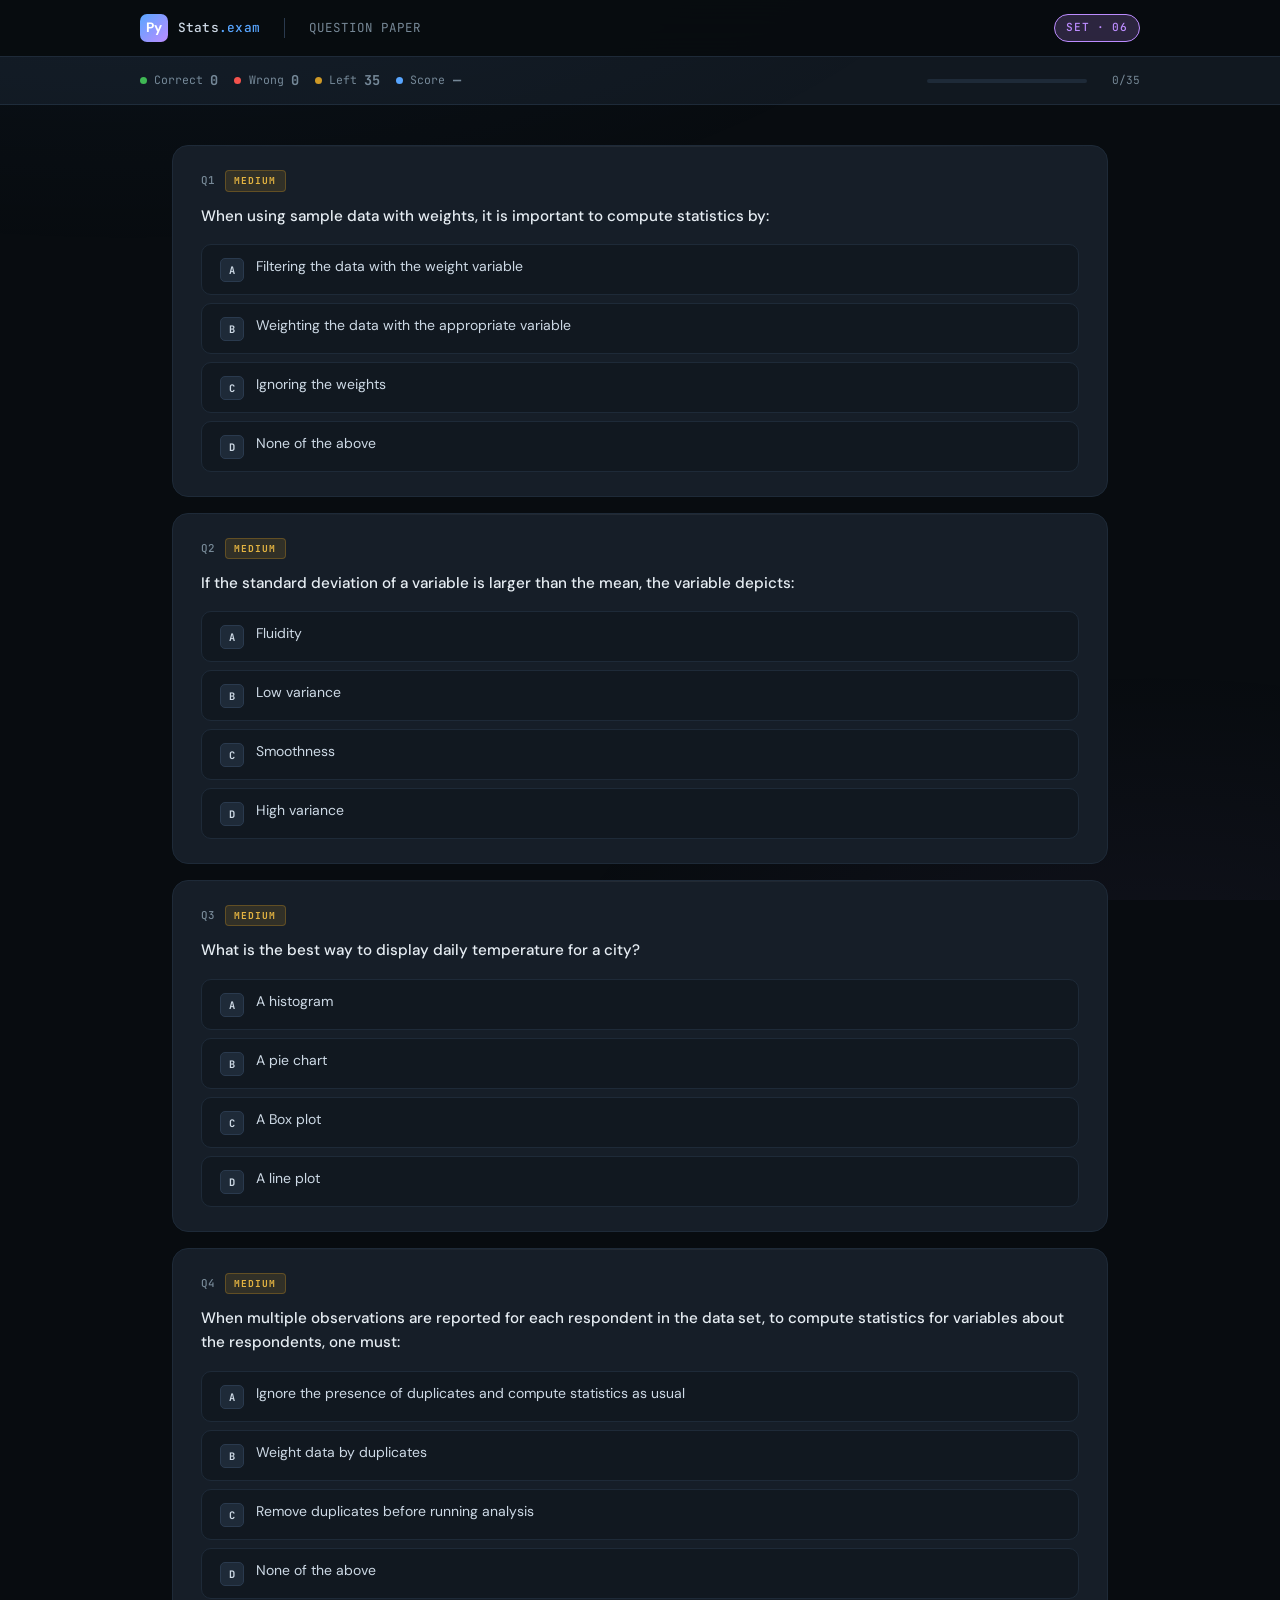
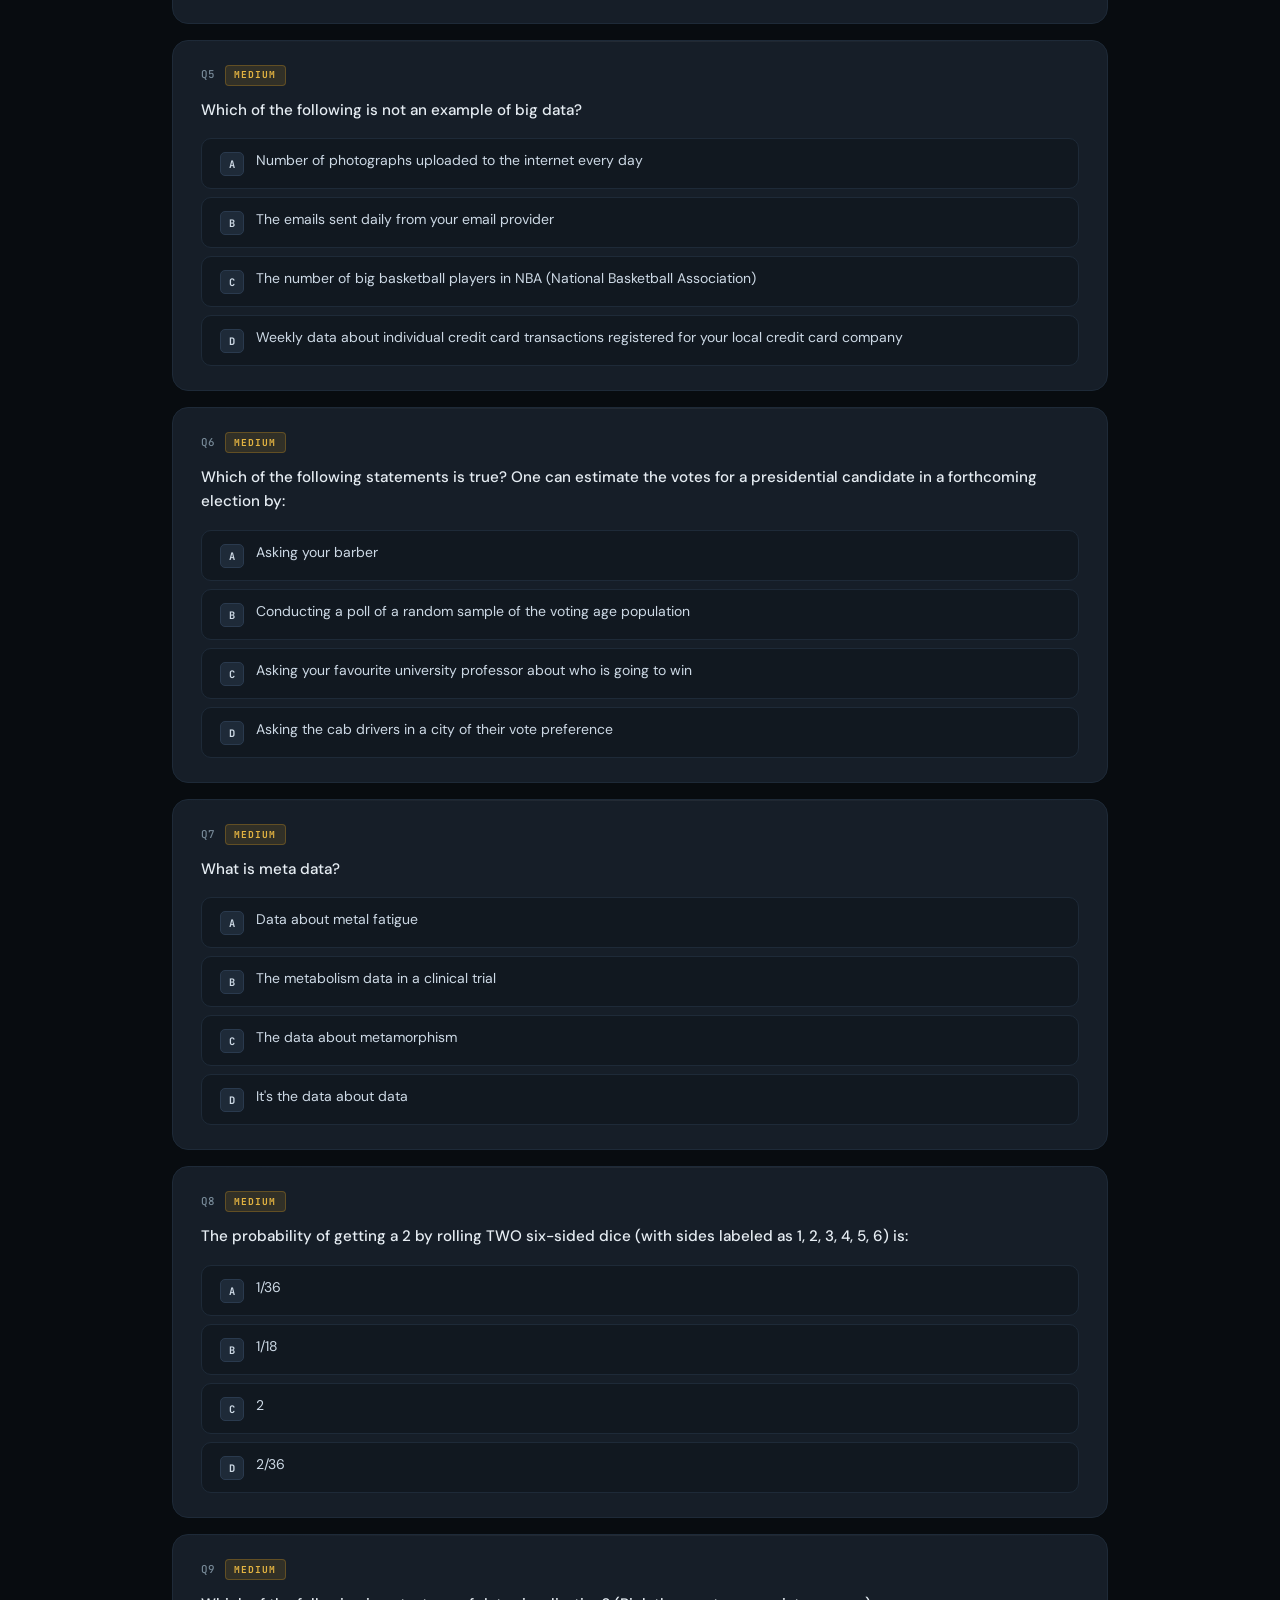
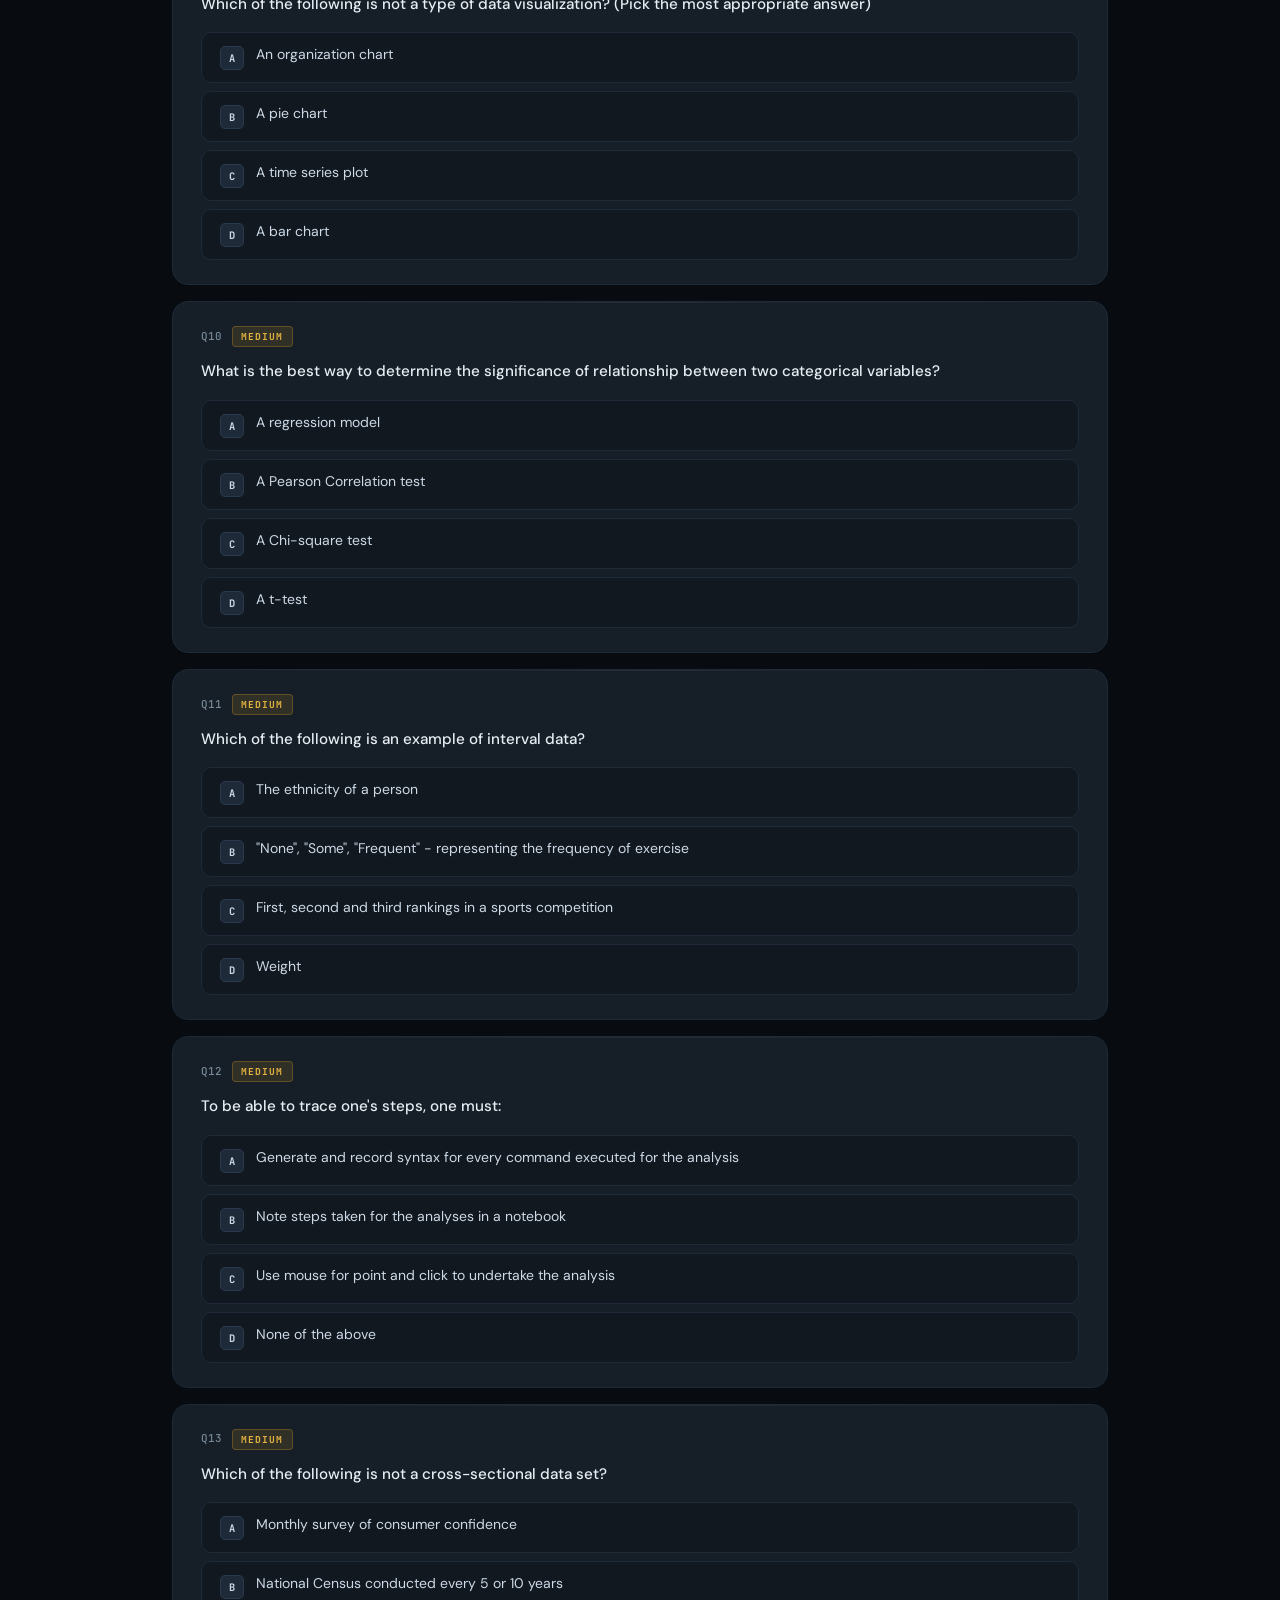
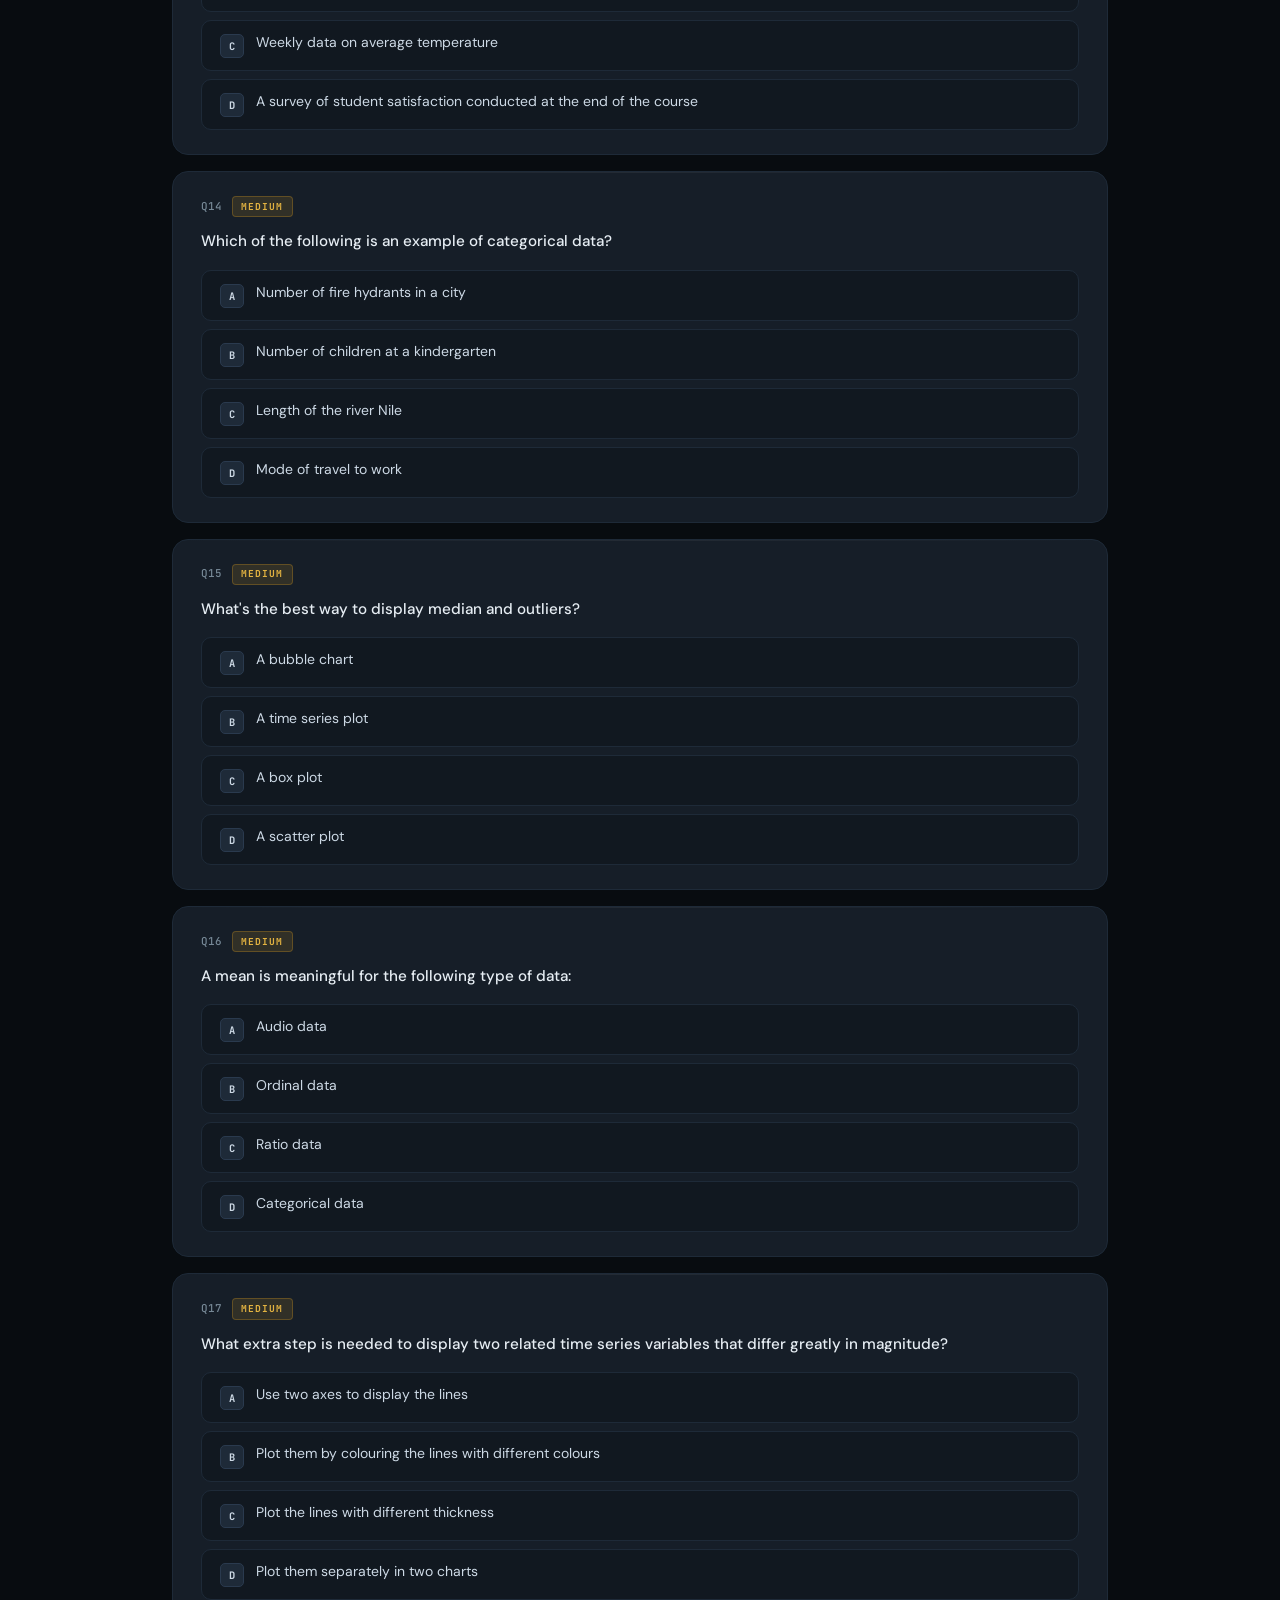
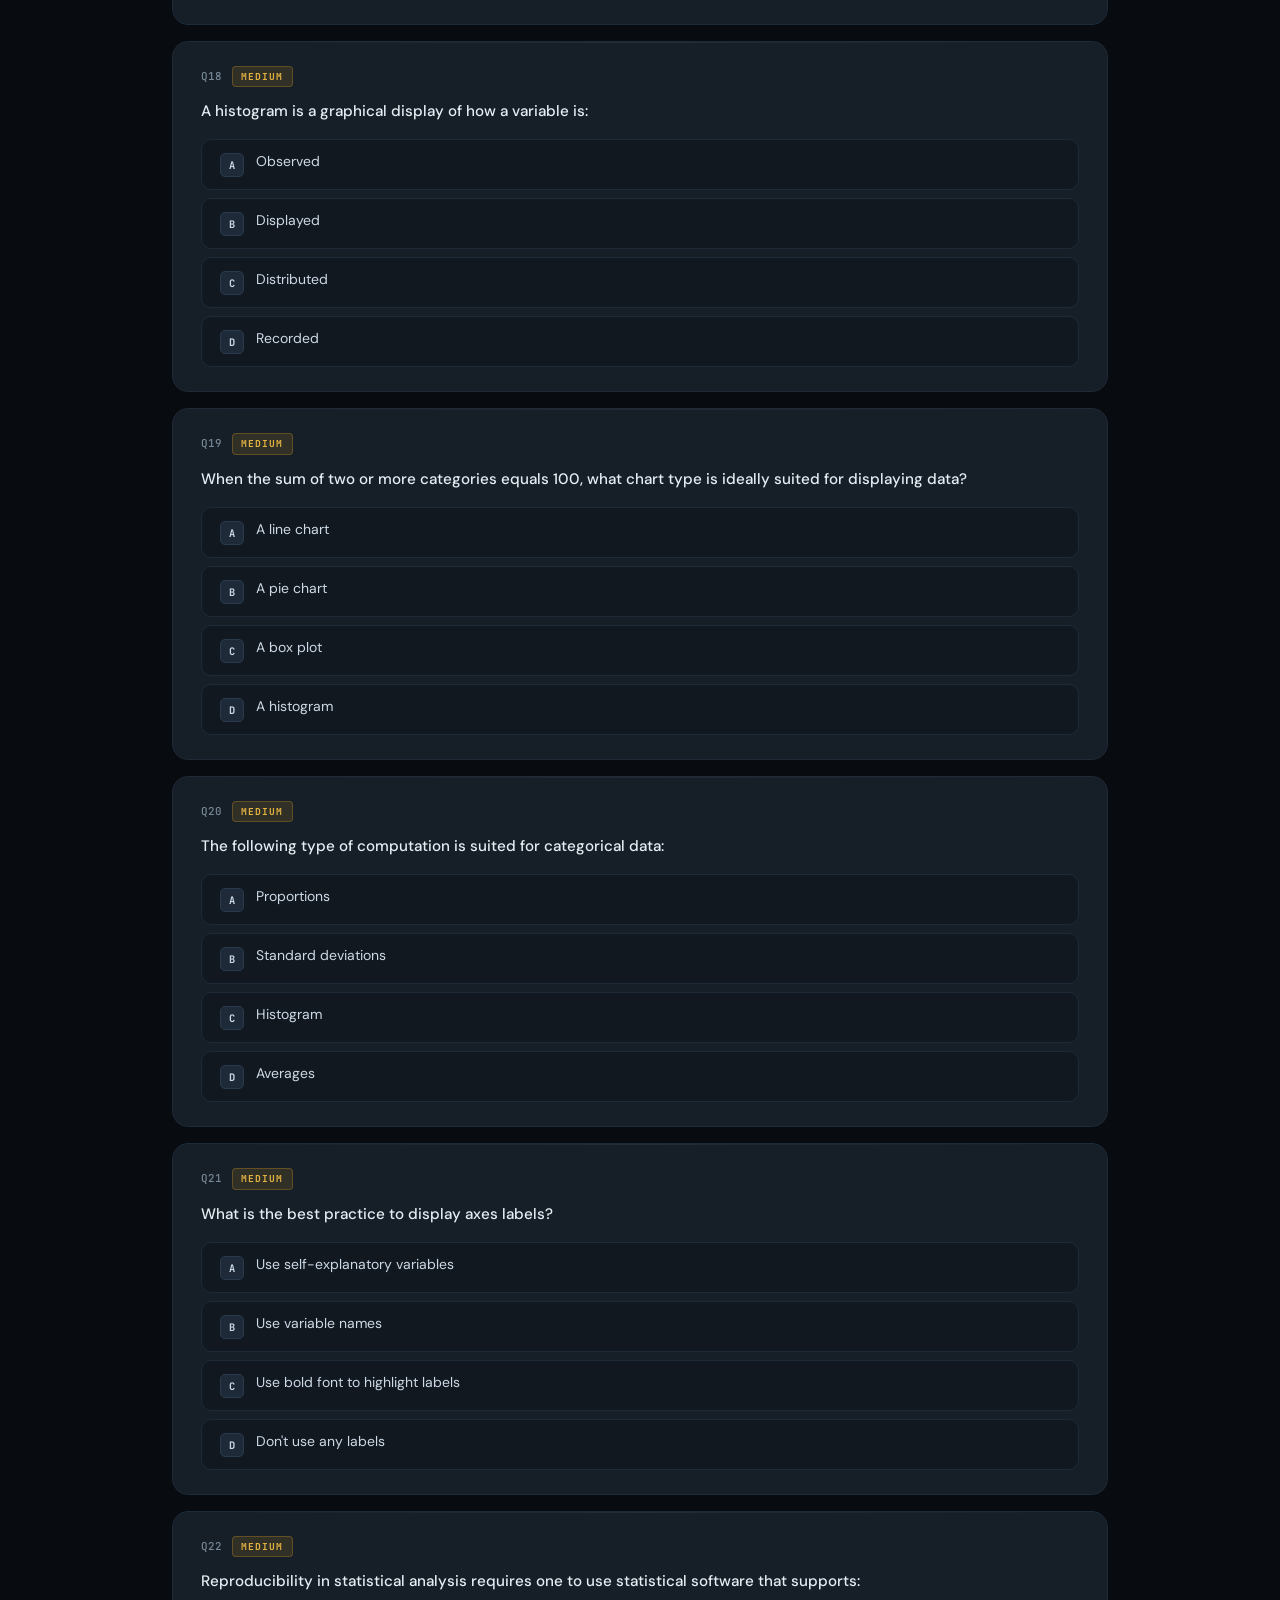
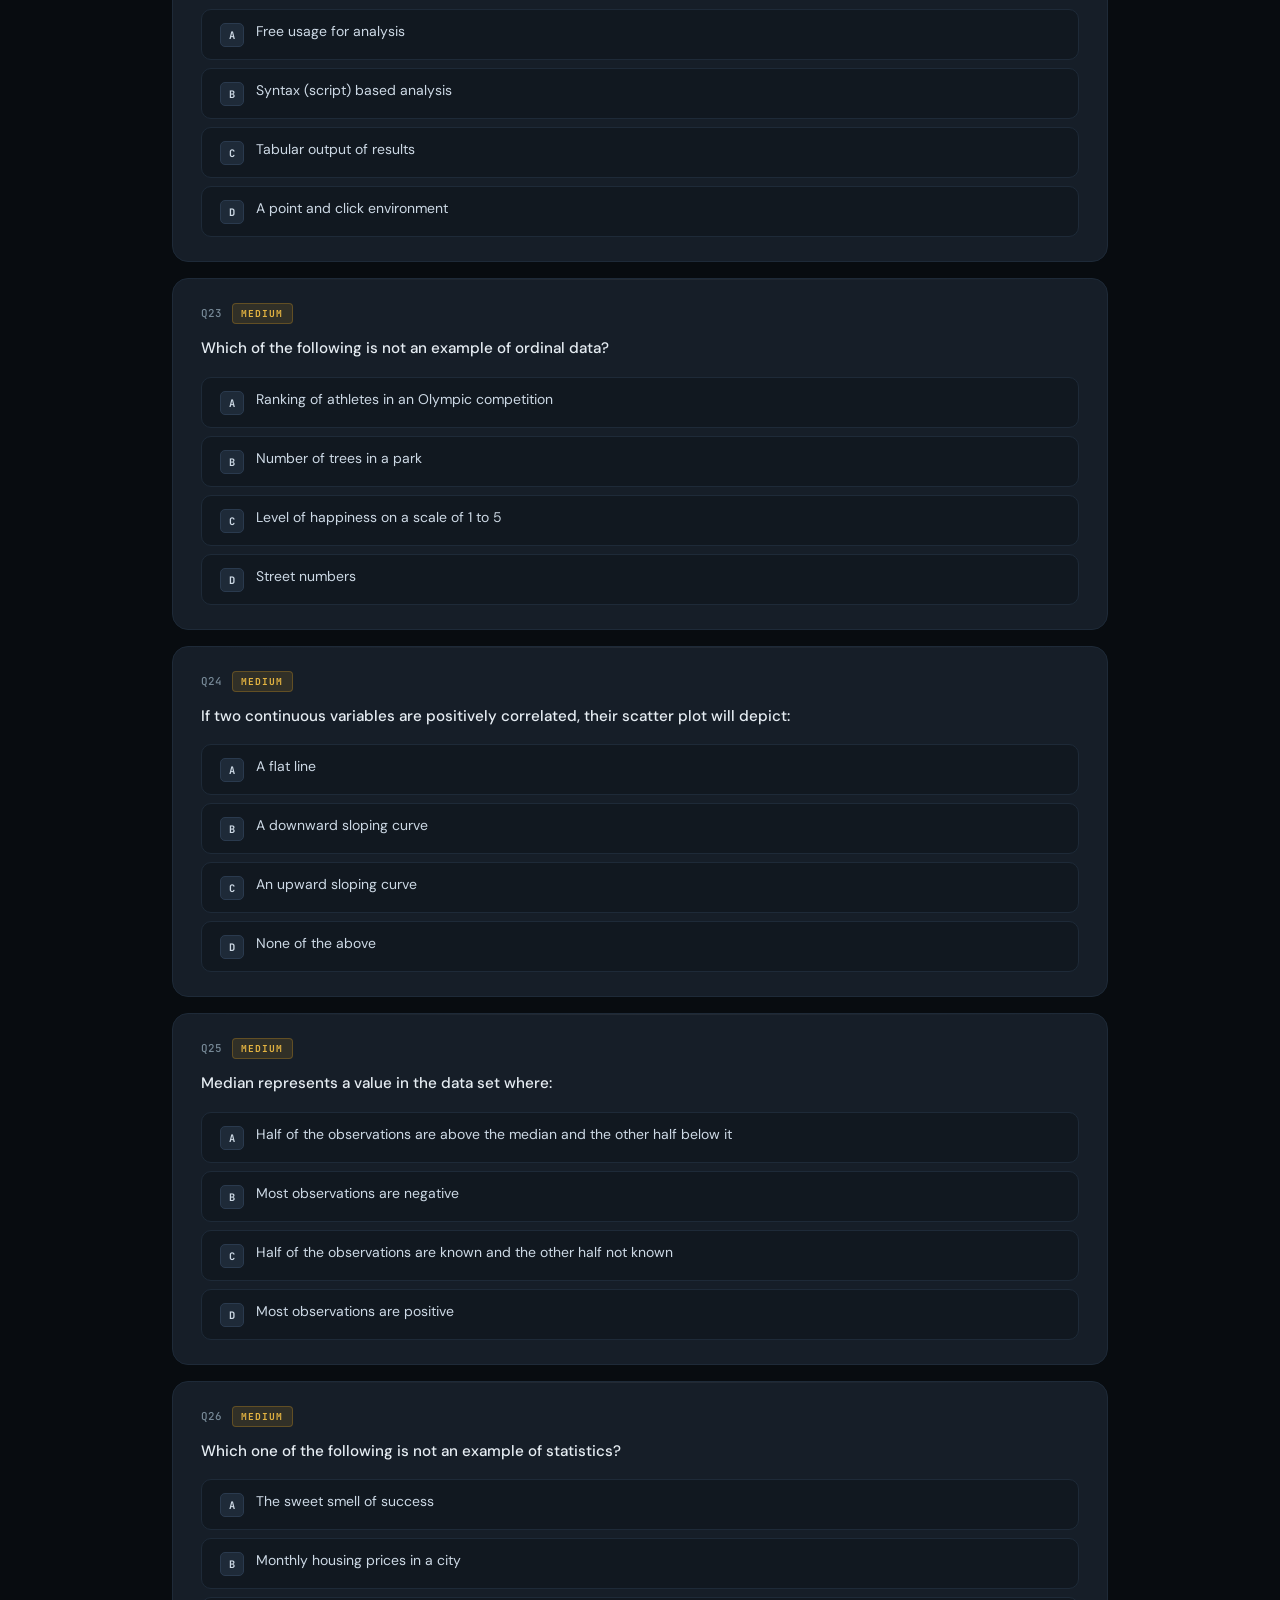
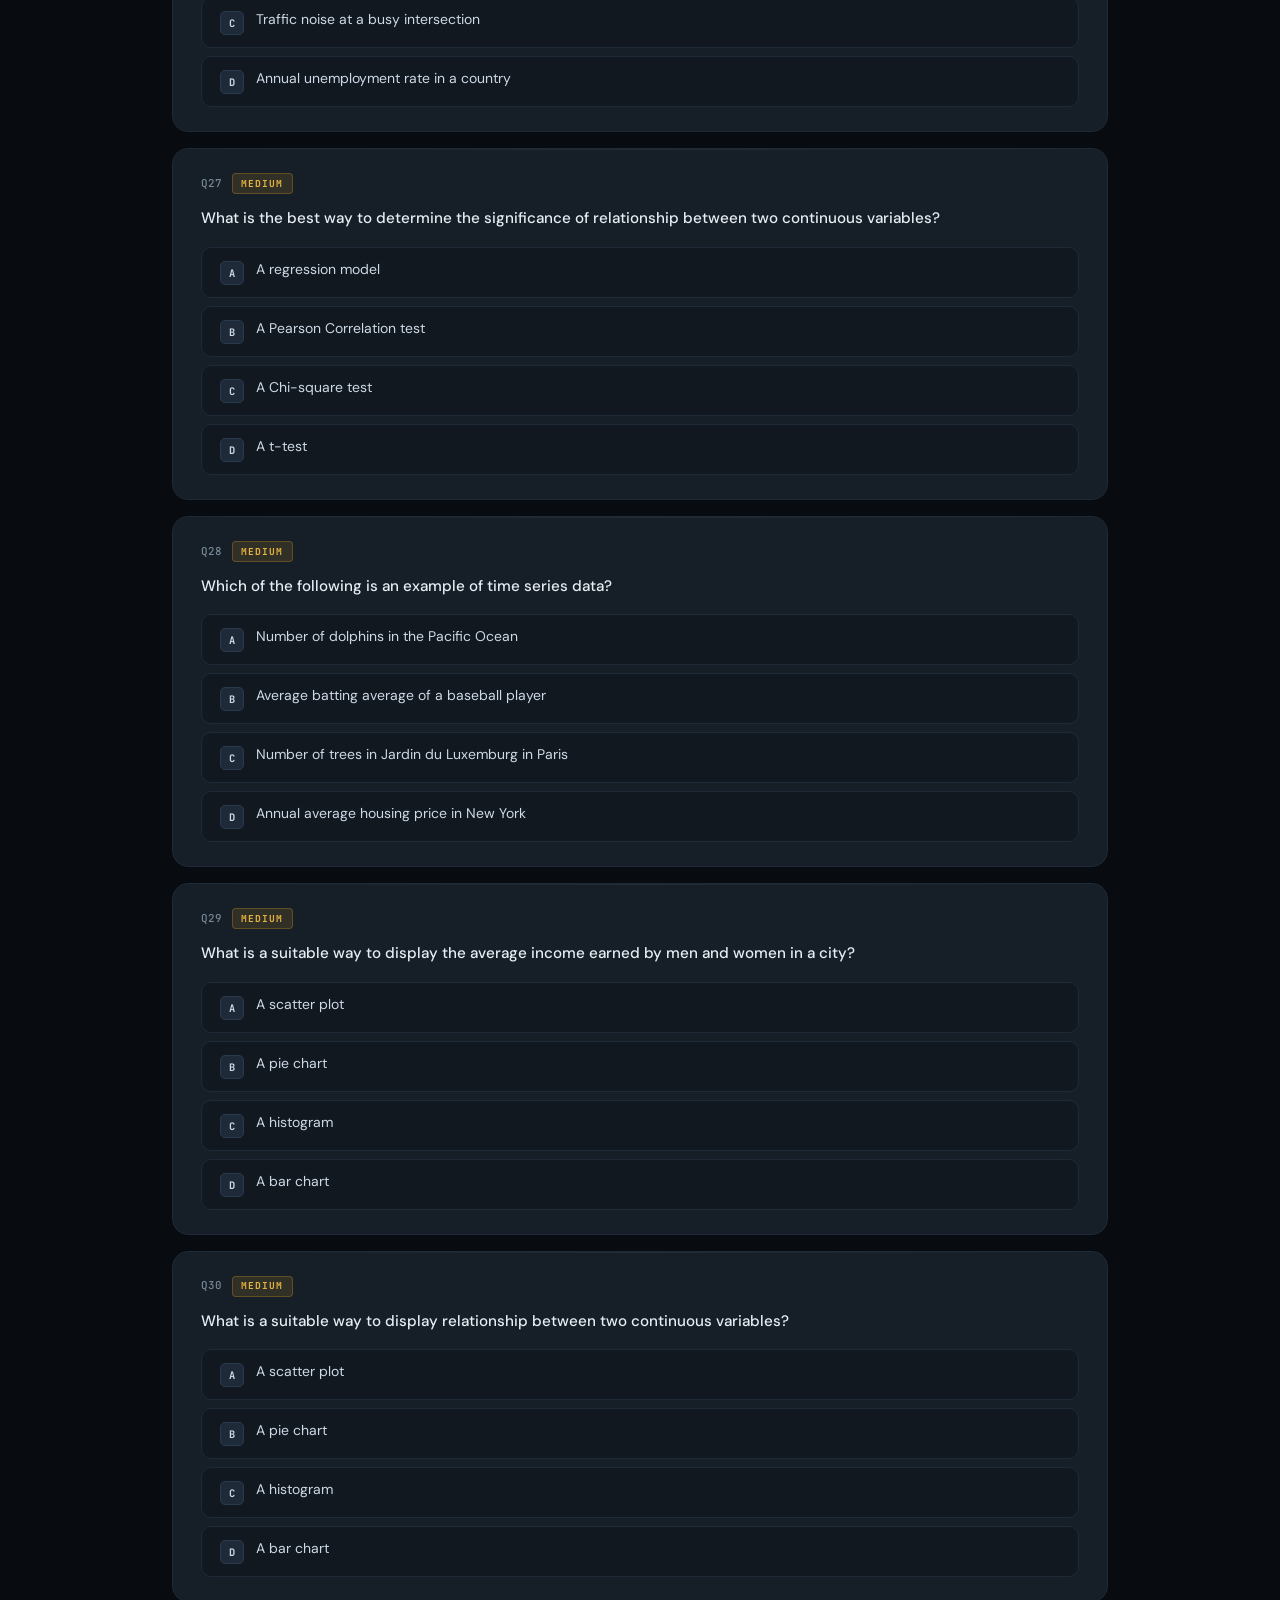
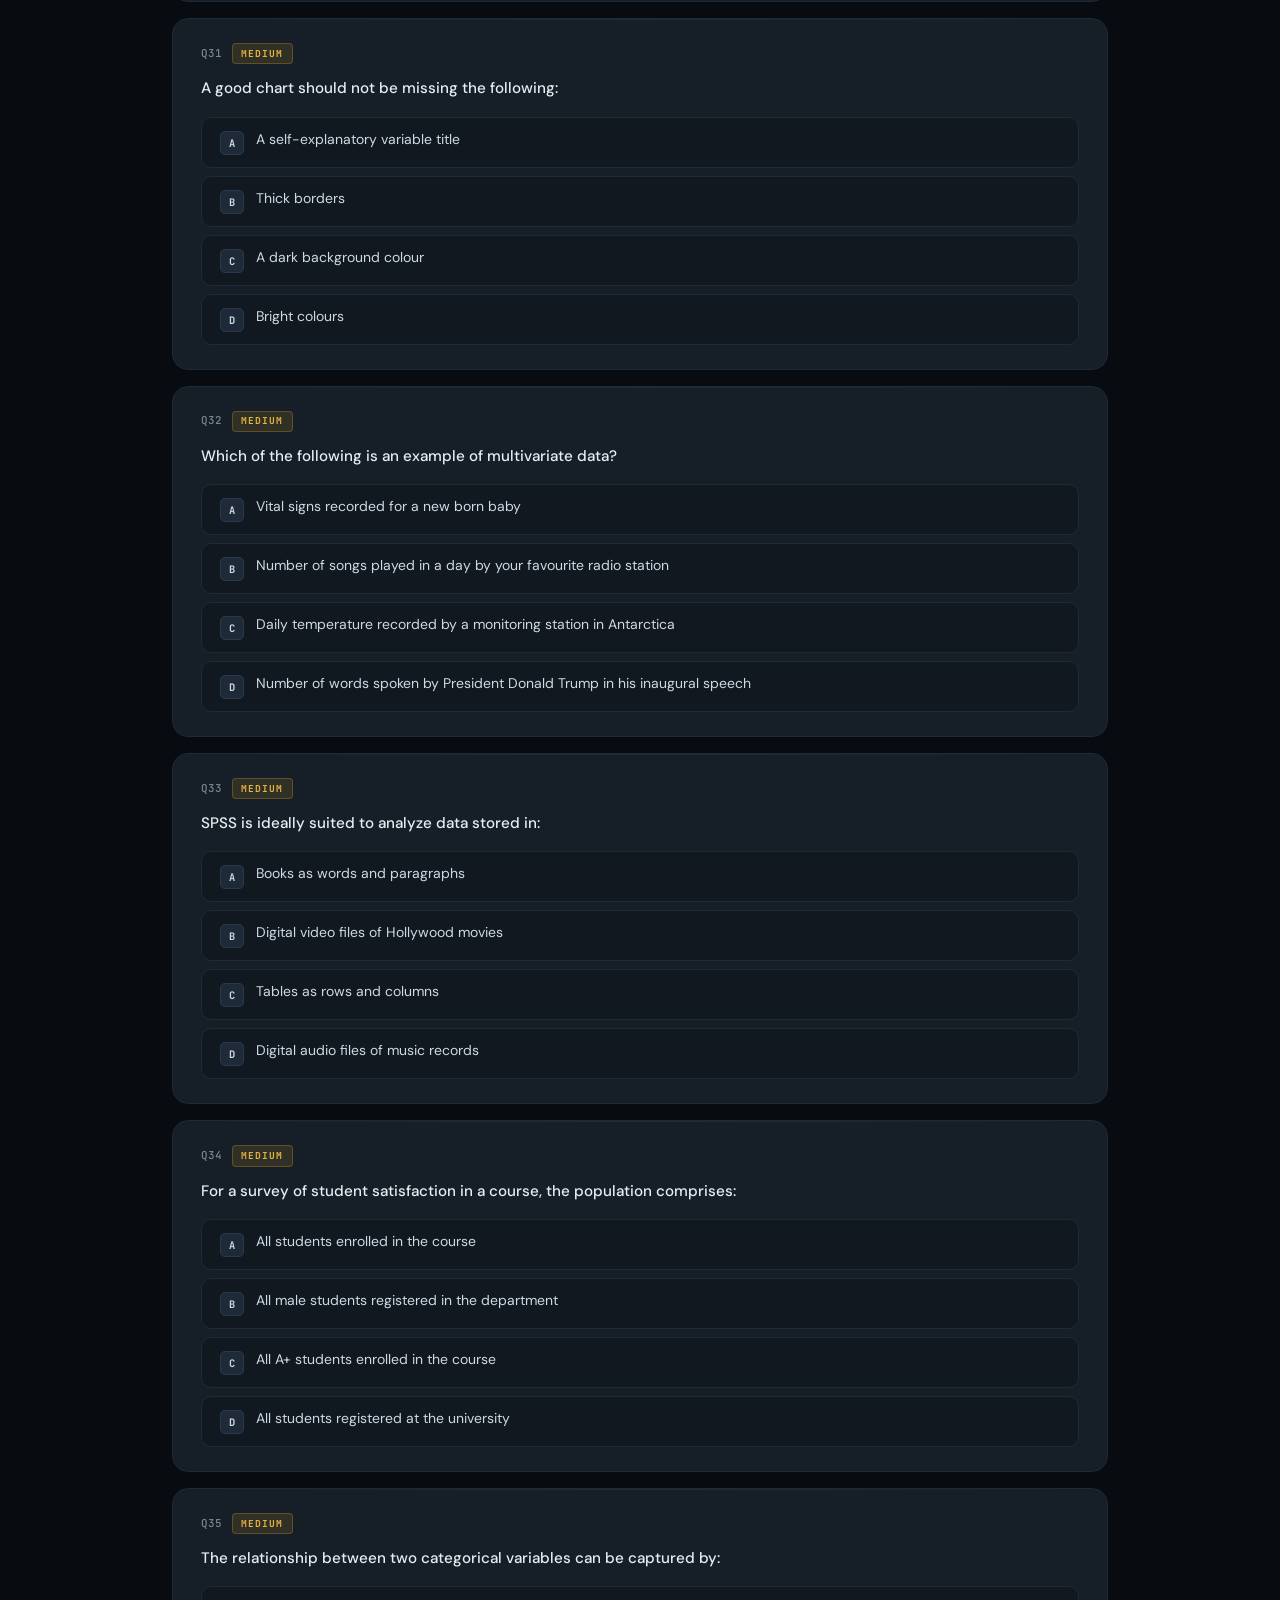
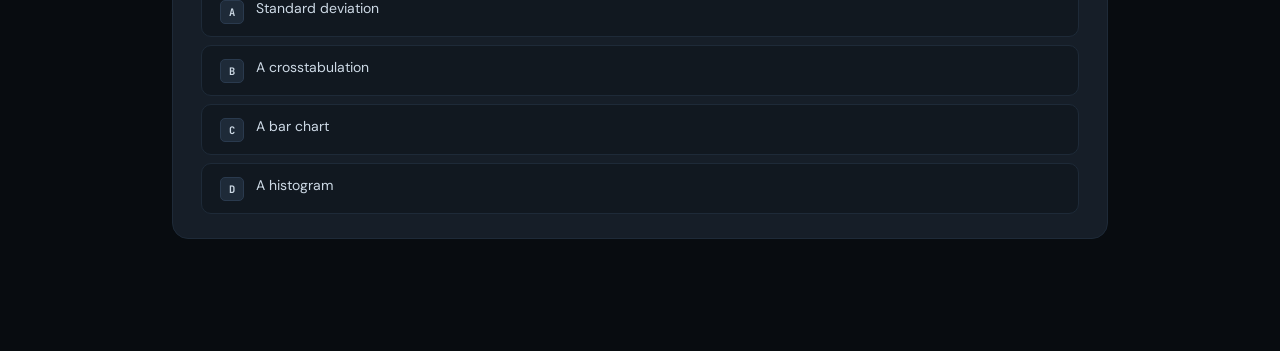
<file: set6.html>
<!DOCTYPE html>
<html lang="en">
<head>
<meta charset="UTF-8">
<meta name="viewport" content="width=device-width, initial-scale=1.0">
<title>Set 6 — Python Statistics Exam</title>
<link rel="stylesheet" href="style.css">
</head>
<body class="theme-purple">
<header class="site-header">
  <div class="header-inner">
    <a href="index.html" class="header-logo"><div class="logo-mark">Py</div><span class="logo-text">Stats<span>.exam</span></span></a>
    <div class="header-divider"></div><span class="header-title">Question Paper</span>
    <div class="header-right"><span class="set-badge">SET · 06</span></div>
  </div>
</header>
<div class="hud"><div class="hud-inner">
  <div class="hud-stat"><span class="hud-dot" style="background:var(--green)"></span>Correct <strong id="hud-correct">0</strong></div>
  <div class="hud-stat"><span class="hud-dot" style="background:var(--red)"></span>Wrong <strong id="hud-wrong">0</strong></div>
  <div class="hud-stat"><span class="hud-dot" style="background:var(--yellow)"></span>Left <strong id="hud-left">35</strong></div>
  <div class="hud-stat"><span class="hud-dot" style="background:var(--accent)"></span>Score <strong id="hud-pct">—</strong></div>
  <div class="hud-progress"><div class="prog-track"><div class="prog-fill" id="hud-fill"></div></div><span class="prog-label" id="hud-done">0/35</span></div>
</div></div>
<div class="main-wrap">
  <div class="section-header"><div class="topic-chip">📊 Topic 1</div><span class="section-title">Statistics Fundamentals</span><span class="section-count">Q1–Q7</span></div>
  <div class="q-card" id="qcard-1" data-id="1" data-correct="0">
    <div class="q-meta"><span class="q-num">Q1</span><span class="diff-pill diff-medium">Medium</span></div>
    <div class="q-text">Which one of the following is not an example of statistics?</div>
    <div class="options-grid">
      <button class="opt" onclick="pickAnswer('1',0)"><span class="opt-label">A</span>The sweet smell of success</button>
      <button class="opt" onclick="pickAnswer('1',1)"><span class="opt-label">B</span>Monthly housing prices in a city</button>
      <button class="opt" onclick="pickAnswer('1',2)"><span class="opt-label">C</span>Traffic noise at a busy intersection</button>
      <button class="opt" onclick="pickAnswer('1',3)"><span class="opt-label">D</span>Annual unemployment rate in a country</button>
    </div>
    <div class="explanation"><span class="explanation-label">💡 Explanation</span>Statistics involves numerical data collection and analysis. "Sweet smell of success" is subjective, not measurable data.</div>
  </div>
  <div class="q-card" id="qcard-2" data-id="2" data-correct="1">
    <div class="q-meta"><span class="q-num">Q2</span><span class="diff-pill diff-medium">Medium</span></div>
    <div class="q-text">Which of the following statements is true? One can estimate the votes for a presidential candidate in a forthcoming election by:</div>
    <div class="options-grid">
      <button class="opt" onclick="pickAnswer('2',0)"><span class="opt-label">A</span>Asking your barber</button>
      <button class="opt" onclick="pickAnswer('2',1)"><span class="opt-label">B</span>Conducting a poll of a random sample of the voting age population</button>
      <button class="opt" onclick="pickAnswer('2',2)"><span class="opt-label">C</span>Asking your favourite university professor about who is going to win</button>
      <button class="opt" onclick="pickAnswer('2',3)"><span class="opt-label">D</span>Asking the cab drivers in a city of their vote preference</button>
    </div>
    <div class="explanation"><span class="explanation-label">💡 Explanation</span>Random sampling provides representative data for statistical inference about the entire population.</div>
  </div>
  <div class="q-card" id="qcard-3" data-id="3" data-correct="0">
    <div class="q-meta"><span class="q-num">Q3</span><span class="diff-pill diff-medium">Medium</span></div>
    <div class="q-text">Which of the following is not a type of data visualization? (Pick the most appropriate answer)</div>
    <div class="options-grid">
      <button class="opt" onclick="pickAnswer('3',0)"><span class="opt-label">A</span>An organization chart</button>
      <button class="opt" onclick="pickAnswer('3',1)"><span class="opt-label">B</span>A pie chart</button>
      <button class="opt" onclick="pickAnswer('3',2)"><span class="opt-label">C</span>A time series plot</button>
      <button class="opt" onclick="pickAnswer('3',3)"><span class="opt-label">D</span>A bar chart</button>
    </div>
    <div class="explanation"><span class="explanation-label">💡 Explanation</span>Organization charts show hierarchical relationships, not statistical data patterns or distributions.</div>
  </div>
  <div class="q-card" id="qcard-4" data-id="4" data-correct="2">
    <div class="q-meta"><span class="q-num">Q4</span><span class="diff-pill diff-medium">Medium</span></div>
    <div class="q-text">Which of the following is not a cross-sectional data set?</div>
    <div class="options-grid">
      <button class="opt" onclick="pickAnswer('4',0)"><span class="opt-label">A</span>Monthly survey of consumer confidence</button>
      <button class="opt" onclick="pickAnswer('4',1)"><span class="opt-label">B</span>National Census conducted every 5 or 10 years</button>
      <button class="opt" onclick="pickAnswer('4',2)"><span class="opt-label">C</span>Weekly data on average temperature</button>
      <button class="opt" onclick="pickAnswer('4',3)"><span class="opt-label">D</span>A survey of student satisfaction conducted at the end of the course</button>
    </div>
    <div class="explanation"><span class="explanation-label">💡 Explanation</span>Cross-sectional data captures a single point in time. Weekly temperature data is time series (collected over time).</div>
  </div>
  <div class="q-card" id="qcard-5" data-id="5" data-correct="3">
    <div class="q-meta"><span class="q-num">Q5</span><span class="diff-pill diff-medium">Medium</span></div>
    <div class="q-text">Which of the following is an example of time series data?</div>
    <div class="options-grid">
      <button class="opt" onclick="pickAnswer('5',0)"><span class="opt-label">A</span>Number of dolphins in the Pacific Ocean</button>
      <button class="opt" onclick="pickAnswer('5',1)"><span class="opt-label">B</span>Average batting average of a baseball player</button>
      <button class="opt" onclick="pickAnswer('5',2)"><span class="opt-label">C</span>Number of trees in Jardin du Luxemburg in Paris</button>
      <button class="opt" onclick="pickAnswer('5',3)"><span class="opt-label">D</span>Annual average housing price in New York</button>
    </div>
    <div class="explanation"><span class="explanation-label">💡 Explanation</span>Time series data involves observations collected sequentially over time. Annual housing prices track changes over years.</div>
  </div>
  <div class="q-card" id="qcard-6" data-id="6" data-correct="0">
    <div class="q-meta"><span class="q-num">Q6</span><span class="diff-pill diff-medium">Medium</span></div>
    <div class="q-text">Which of the following is an example of multivariate data?</div>
    <div class="options-grid">
      <button class="opt" onclick="pickAnswer('6',0)"><span class="opt-label">A</span>Vital signs recorded for a new born baby</button>
      <button class="opt" onclick="pickAnswer('6',1)"><span class="opt-label">B</span>Number of songs played in a day by your favourite radio station</button>
      <button class="opt" onclick="pickAnswer('6',2)"><span class="opt-label">C</span>Daily temperature recorded by a monitoring station in Antarctica</button>
      <button class="opt" onclick="pickAnswer('6',3)"><span class="opt-label">D</span>Number of words spoken by President Donald Trump in his inaugural speech</button>
    </div>
    <div class="explanation"><span class="explanation-label">💡 Explanation</span>Multivariate data involves multiple variables. Vital signs include heart rate, blood pressure, temperature, etc.</div>
  </div>
  <div class="q-card" id="qcard-7" data-id="7" data-correct="3">
    <div class="q-meta"><span class="q-num">Q7</span><span class="diff-pill diff-medium">Medium</span></div>
    <div class="q-text">What is a suitable way to display the average income earned by men and women in a city?</div>
    <div class="options-grid">
      <button class="opt" onclick="pickAnswer('7',0)"><span class="opt-label">A</span>A scatter plot</button>
      <button class="opt" onclick="pickAnswer('7',1)"><span class="opt-label">B</span>A pie chart</button>
      <button class="opt" onclick="pickAnswer('7',2)"><span class="opt-label">C</span>A histogram</button>
      <button class="opt" onclick="pickAnswer('7',3)"><span class="opt-label">D</span>A bar chart</button>
    </div>
    <div class="explanation"><span class="explanation-label">💡 Explanation</span>Bar charts are ideal for comparing categorical data (gender) with numerical values (average income).</div>
  </div>
  <div class="section-header"><div class="topic-chip">📈 Topic 2</div><span class="section-title">Data Visualization & Analysis</span><span class="section-count">Q8–Q14</span></div>
  <div class="q-card" id="qcard-8" data-id="8" data-correct="0">
    <div class="q-meta"><span class="q-num">Q8</span><span class="diff-pill diff-medium">Medium</span></div>
    <div class="q-text">What is a suitable way to display relationship between two continuous variables?</div>
    <div class="options-grid">
      <button class="opt" onclick="pickAnswer('8',0)"><span class="opt-label">A</span>A scatter plot</button>
      <button class="opt" onclick="pickAnswer('8',1)"><span class="opt-label">B</span>A pie chart</button>
      <button class="opt" onclick="pickAnswer('8',2)"><span class="opt-label">C</span>A histogram</button>
      <button class="opt" onclick="pickAnswer('8',3)"><span class="opt-label">D</span>A bar chart</button>
    </div>
    <div class="explanation"><span class="explanation-label">💡 Explanation</span>Scatter plots show the relationship and correlation between two continuous variables effectively.</div>
  </div>
  <div class="q-card" id="qcard-9" data-id="9" data-correct="2">
    <div class="q-meta"><span class="q-num">Q9</span><span class="diff-pill diff-medium">Medium</span></div>
    <div class="q-text">What's the best way to display median and outliers?</div>
    <div class="options-grid">
      <button class="opt" onclick="pickAnswer('9',0)"><span class="opt-label">A</span>A bubble chart</button>
      <button class="opt" onclick="pickAnswer('9',1)"><span class="opt-label">B</span>A time series plot</button>
      <button class="opt" onclick="pickAnswer('9',2)"><span class="opt-label">C</span>A box plot</button>
      <button class="opt" onclick="pickAnswer('9',3)"><span class="opt-label">D</span>A scatter plot</button>
    </div>
    <div class="explanation"><span class="explanation-label">💡 Explanation</span>Box plots (box-and-whisker plots) are specifically designed to show median, quartiles, and outliers.</div>
  </div>
  <div class="q-card" id="qcard-10" data-id="10" data-correct="3">
    <div class="q-meta"><span class="q-num">Q10</span><span class="diff-pill diff-medium">Medium</span></div>
    <div class="q-text">What is the best way to display daily temperature for a city?</div>
    <div class="options-grid">
      <button class="opt" onclick="pickAnswer('10',0)"><span class="opt-label">A</span>A histogram</button>
      <button class="opt" onclick="pickAnswer('10',1)"><span class="opt-label">B</span>A pie chart</button>
      <button class="opt" onclick="pickAnswer('10',2)"><span class="opt-label">C</span>A Box plot</button>
      <button class="opt" onclick="pickAnswer('10',3)"><span class="opt-label">D</span>A line plot</button>
    </div>
    <div class="explanation"><span class="explanation-label">💡 Explanation</span>Line plots are ideal for showing trends and patterns in time series data like daily temperatures.</div>
  </div>
  <div class="q-card" id="qcard-11" data-id="11" data-correct="0">
    <div class="q-meta"><span class="q-num">Q11</span><span class="diff-pill diff-medium">Medium</span></div>
    <div class="q-text">What extra step is needed to display two related time series variables that differ greatly in magnitude?</div>
    <div class="options-grid">
      <button class="opt" onclick="pickAnswer('11',0)"><span class="opt-label">A</span>Use two axes to display the lines</button>
      <button class="opt" onclick="pickAnswer('11',1)"><span class="opt-label">B</span>Plot them by colouring the lines with different colours</button>
      <button class="opt" onclick="pickAnswer('11',2)"><span class="opt-label">C</span>Plot the lines with different thickness</button>
      <button class="opt" onclick="pickAnswer('11',3)"><span class="opt-label">D</span>Plot them separately in two charts</button>
    </div>
    <div class="explanation"><span class="explanation-label">💡 Explanation</span>Dual y-axes allow plotting variables with different scales on the same chart for comparison.</div>
  </div>
  <div class="q-card" id="qcard-12" data-id="12" data-correct="1">
    <div class="q-meta"><span class="q-num">Q12</span><span class="diff-pill diff-medium">Medium</span></div>
    <div class="q-text">When the sum of two or more categories equals 100, what chart type is ideally suited for displaying data?</div>
    <div class="options-grid">
      <button class="opt" onclick="pickAnswer('12',0)"><span class="opt-label">A</span>A line chart</button>
      <button class="opt" onclick="pickAnswer('12',1)"><span class="opt-label">B</span>A pie chart</button>
      <button class="opt" onclick="pickAnswer('12',2)"><span class="opt-label">C</span>A box plot</button>
      <button class="opt" onclick="pickAnswer('12',3)"><span class="opt-label">D</span>A histogram</button>
    </div>
    <div class="explanation"><span class="explanation-label">💡 Explanation</span>Pie charts are perfect for showing parts of a whole when categories sum to 100%.</div>
  </div>
  <div class="q-card" id="qcard-13" data-id="13" data-correct="1">
    <div class="q-meta"><span class="q-num">Q13</span><span class="diff-pill diff-medium">Medium</span></div>
    <div class="q-text">When using sample data with weights, it is important to compute statistics by:</div>
    <div class="options-grid">
      <button class="opt" onclick="pickAnswer('13',0)"><span class="opt-label">A</span>Filtering the data with the weight variable</button>
      <button class="opt" onclick="pickAnswer('13',1)"><span class="opt-label">B</span>Weighting the data with the appropriate variable</button>
      <button class="opt" onclick="pickAnswer('13',2)"><span class="opt-label">C</span>Ignoring the weights</button>
      <button class="opt" onclick="pickAnswer('13',3)"><span class="opt-label">D</span>None of the above</button>
    </div>
    <div class="explanation"><span class="explanation-label">💡 Explanation</span>Weights adjust the influence of each observation to represent the population accurately.</div>
  </div>
  <div class="q-card" id="qcard-14" data-id="14" data-correct="2">
    <div class="q-meta"><span class="q-num">Q14</span><span class="diff-pill diff-medium">Medium</span></div>
    <div class="q-text">When multiple observations are reported for each respondent in the data set, to compute statistics for variables about the respondents, one must:</div>
    <div class="options-grid">
      <button class="opt" onclick="pickAnswer('14',0)"><span class="opt-label">A</span>Ignore the presence of duplicates and compute statistics as usual</button>
      <button class="opt" onclick="pickAnswer('14',1)"><span class="opt-label">B</span>Weight data by duplicates</button>
      <button class="opt" onclick="pickAnswer('14',2)"><span class="opt-label">C</span>Remove duplicates before running analysis</button>
      <button class="opt" onclick="pickAnswer('14',3)"><span class="opt-label">D</span>None of the above</button>
    </div>
    <div class="explanation"><span class="explanation-label">💡 Explanation</span>Duplicates would bias results. Each respondent should be counted once for person-level statistics.</div>
  </div>
  <div class="section-header"><div class="topic-chip">🔧 Topic 3</div><span class="section-title">Statistical Computing</span><span class="section-count">Q15–Q21</span></div>
  <div class="q-card" id="qcard-15" data-id="15" data-correct="0">
    <div class="q-meta"><span class="q-num">Q15</span><span class="diff-pill diff-medium">Medium</span></div>
    <div class="q-text">To be able to trace one's steps, one must:</div>
    <div class="options-grid">
      <button class="opt" onclick="pickAnswer('15',0)"><span class="opt-label">A</span>Generate and record syntax for every command executed for the analysis</button>
      <button class="opt" onclick="pickAnswer('15',1)"><span class="opt-label">B</span>Note steps taken for the analyses in a notebook</button>
      <button class="opt" onclick="pickAnswer('15',2)"><span class="opt-label">C</span>Use mouse for point and click to undertake the analysis</button>
      <button class="opt" onclick="pickAnswer('15',3)"><span class="opt-label">D</span>None of the above</button>
    </div>
    <div class="explanation"><span class="explanation-label">💡 Explanation</span>Recording syntax/scripts ensures reproducibility and allows others to replicate the analysis exactly.</div>
  </div>
  <div class="q-card" id="qcard-16" data-id="16" data-correct="3">
    <div class="q-meta"><span class="q-num">Q16</span><span class="diff-pill diff-medium">Medium</span></div>
    <div class="q-text">What is meta data?</div>
    <div class="options-grid">
      <button class="opt" onclick="pickAnswer('16',0)"><span class="opt-label">A</span>Data about metal fatigue</button>
      <button class="opt" onclick="pickAnswer('16',1)"><span class="opt-label">B</span>The metabolism data in a clinical trial</button>
      <button class="opt" onclick="pickAnswer('16',2)"><span class="opt-label">C</span>The data about metamorphism</button>
      <button class="opt" onclick="pickAnswer('16',3)"><span class="opt-label">D</span>It's the data about data</button>
    </div>
    <div class="explanation"><span class="explanation-label">💡 Explanation</span>Metadata provides information about other data - its structure, format, meaning, and usage.</div>
  </div>
  <div class="q-card" id="qcard-17" data-id="17" data-correct="2">
    <div class="q-meta"><span class="q-num">Q17</span><span class="diff-pill diff-medium">Medium</span></div>
    <div class="q-text">Which of the following is not an example of big data?</div>
    <div class="options-grid">
      <button class="opt" onclick="pickAnswer('17',0)"><span class="opt-label">A</span>Number of photographs uploaded to the internet every day</button>
      <button class="opt" onclick="pickAnswer('17',1)"><span class="opt-label">B</span>The emails sent daily from your email provider</button>
      <button class="opt" onclick="pickAnswer('17',2)"><span class="opt-label">C</span>The number of big basketball players in NBA (National Basketball Association)</button>
      <button class="opt" onclick="pickAnswer('17',3)"><span class="opt-label">D</span>Weekly data about individual credit card transactions registered for your local credit card company</button>
    </div>
    <div class="explanation"><span class="explanation-label">💡 Explanation</span>Big data refers to massive, complex datasets. Number of NBA players is small and manageable.</div>
  </div>
  <div class="q-card" id="qcard-18" data-id="18" data-correct="2">
    <div class="q-meta"><span class="q-num">Q18</span><span class="diff-pill diff-medium">Medium</span></div>
    <div class="q-text">SPSS is ideally suited to analyze data stored in:</div>
    <div class="options-grid">
      <button class="opt" onclick="pickAnswer('18',0)"><span class="opt-label">A</span>Books as words and paragraphs</button>
      <button class="opt" onclick="pickAnswer('18',1)"><span class="opt-label">B</span>Digital video files of Hollywood movies</button>
      <button class="opt" onclick="pickAnswer('18',2)"><span class="opt-label">C</span>Tables as rows and columns</button>
      <button class="opt" onclick="pickAnswer('18',3)"><span class="opt-label">D</span>Digital audio files of music records</button>
    </div>
    <div class="explanation"><span class="explanation-label">💡 Explanation</span>SPSS is designed for statistical analysis of structured tabular data with rows and columns.</div>
  </div>
  <div class="q-card" id="qcard-19" data-id="19" data-correct="1">
    <div class="q-meta"><span class="q-num">Q19</span><span class="diff-pill diff-medium">Medium</span></div>
    <div class="q-text">Reproducibility in statistical analysis requires one to use statistical software that supports:</div>
    <div class="options-grid">
      <button class="opt" onclick="pickAnswer('19',0)"><span class="opt-label">A</span>Free usage for analysis</button>
      <button class="opt" onclick="pickAnswer('19',1)"><span class="opt-label">B</span>Syntax (script) based analysis</button>
      <button class="opt" onclick="pickAnswer('19',2)"><span class="opt-label">C</span>Tabular output of results</button>
      <button class="opt" onclick="pickAnswer('19',3)"><span class="opt-label">D</span>A point and click environment</button>
    </div>
    <div class="explanation"><span class="explanation-label">💡 Explanation</span>Script-based analysis allows exact replication of all steps and procedures.</div>
  </div>
  <div class="q-card" id="qcard-20" data-id="20" data-correct="3">
    <div class="q-meta"><span class="q-num">Q20</span><span class="diff-pill diff-medium">Medium</span></div>
    <div class="q-text">Which of the following is an example of categorical data?</div>
    <div class="options-grid">
      <button class="opt" onclick="pickAnswer('20',0)"><span class="opt-label">A</span>Number of fire hydrants in a city</button>
      <button class="opt" onclick="pickAnswer('20',1)"><span class="opt-label">B</span>Number of children at a kindergarten</button>
      <button class="opt" onclick="pickAnswer('20',2)"><span class="opt-label">C</span>Length of the river Nile</button>
      <button class="opt" onclick="pickAnswer('20',3)"><span class="opt-label">D</span>Mode of travel to work</button>
    </div>
    <div class="explanation"><span class="explanation-label">💡 Explanation</span>Categorical data represents qualities or characteristics. "Mode of travel" (car, bus, train) is categorical.</div>
  </div>
  <div class="q-card" id="qcard-21" data-id="21" data-correct="1">
    <div class="q-meta"><span class="q-num">Q21</span><span class="diff-pill diff-medium">Medium</span></div>
    <div class="q-text">Which of the following is not an example of ordinal data?</div>
    <div class="options-grid">
      <button class="opt" onclick="pickAnswer('21',0)"><span class="opt-label">A</span>Ranking of athletes in an Olympic competition</button>
      <button class="opt" onclick="pickAnswer('21',1)"><span class="opt-label">B</span>Number of trees in a park</button>
      <button class="opt" onclick="pickAnswer('21',2)"><span class="opt-label">C</span>Level of happiness on a scale of 1 to 5</button>
      <button class="opt" onclick="pickAnswer('21',3)"><span class="opt-label">D</span>Street numbers</button>
    </div>
    <div class="explanation"><span class="explanation-label">💡 Explanation</span>Ordinal data has ordered categories. Number of trees is count data (ratio/interval), not ordinal.</div>
  </div>
  <div class="section-header"><div class="topic-chip">📏 Topic 4</div><span class="section-title">Statistical Measures</span><span class="section-count">Q22–Q28</span></div>
  <div class="q-card" id="qcard-22" data-id="22" data-correct="3">
    <div class="q-meta"><span class="q-num">Q22</span><span class="diff-pill diff-medium">Medium</span></div>
    <div class="q-text">Which of the following is an example of interval data?</div>
    <div class="options-grid">
      <button class="opt" onclick="pickAnswer('22',0)"><span class="opt-label">A</span>The ethnicity of a person</button>
      <button class="opt" onclick="pickAnswer('22',1)"><span class="opt-label">B</span>"None", "Some", "Frequent" - representing the frequency of exercise</button>
      <button class="opt" onclick="pickAnswer('22',2)"><span class="opt-label">C</span>First, second and third rankings in a sports competition</button>
      <button class="opt" onclick="pickAnswer('22',3)"><span class="opt-label">D</span>Weight</button>
    </div>
    <div class="explanation"><span class="explanation-label">💡 Explanation</span>Interval data has equal intervals but no true zero. Weight is ratio data (has true zero).</div>
  </div>
  <div class="q-card" id="qcard-23" data-id="23" data-correct="0">
    <div class="q-meta"><span class="q-num">Q23</span><span class="diff-pill diff-medium">Medium</span></div>
    <div class="q-text">For a survey of student satisfaction in a course, the population comprises:</div>
    <div class="options-grid">
      <button class="opt" onclick="pickAnswer('23',0)"><span class="opt-label">A</span>All students enrolled in the course</button>
      <button class="opt" onclick="pickAnswer('23',1)"><span class="opt-label">B</span>All male students registered in the department</button>
      <button class="opt" onclick="pickAnswer('23',2)"><span class="opt-label">C</span>All A+ students enrolled in the course</button>
      <button class="opt" onclick="pickAnswer('23',3)"><span class="opt-label">D</span>All students registered at the university</button>
    </div>
    <div class="explanation"><span class="explanation-label">💡 Explanation</span>The population is the complete group about which we want to draw conclusions - all course students.</div>
  </div>
  <div class="q-card" id="qcard-24" data-id="24" data-correct="2">
    <div class="q-meta"><span class="q-num">Q24</span><span class="diff-pill diff-medium">Medium</span></div>
    <div class="q-text">A mean is meaningful for the following type of data:</div>
    <div class="options-grid">
      <button class="opt" onclick="pickAnswer('24',0)"><span class="opt-label">A</span>Audio data</button>
      <button class="opt" onclick="pickAnswer('24',1)"><span class="opt-label">B</span>Ordinal data</button>
      <button class="opt" onclick="pickAnswer('24',2)"><span class="opt-label">C</span>Ratio data</button>
      <button class="opt" onclick="pickAnswer('24',3)"><span class="opt-label">D</span>Categorical data</button>
    </div>
    <div class="explanation"><span class="explanation-label">💡 Explanation</span>Mean requires numerical data with equal intervals and true zero - characteristics of ratio data.</div>
  </div>
  <div class="q-card" id="qcard-25" data-id="25" data-correct="0">
    <div class="q-meta"><span class="q-num">Q25</span><span class="diff-pill diff-medium">Medium</span></div>
    <div class="q-text">Median represents a value in the data set where:</div>
    <div class="options-grid">
      <button class="opt" onclick="pickAnswer('25',0)"><span class="opt-label">A</span>Half of the observations are above the median and the other half below it</button>
      <button class="opt" onclick="pickAnswer('25',1)"><span class="opt-label">B</span>Most observations are negative</button>
      <button class="opt" onclick="pickAnswer('25',2)"><span class="opt-label">C</span>Half of the observations are known and the other half not known</button>
      <button class="opt" onclick="pickAnswer('25',3)"><span class="opt-label">D</span>Most observations are positive</button>
    </div>
    <div class="explanation"><span class="explanation-label">💡 Explanation</span>Median is the middle value - 50% of observations fall below, 50% above it.</div>
  </div>
  <div class="q-card" id="qcard-26" data-id="26" data-correct="3">
    <div class="q-meta"><span class="q-num">Q26</span><span class="diff-pill diff-medium">Medium</span></div>
    <div class="q-text">If the standard deviation of a variable is larger than the mean, the variable depicts:</div>
    <div class="options-grid">
      <button class="opt" onclick="pickAnswer('26',0)"><span class="opt-label">A</span>Fluidity</button>
      <button class="opt" onclick="pickAnswer('26',1)"><span class="opt-label">B</span>Low variance</button>
      <button class="opt" onclick="pickAnswer('26',2)"><span class="opt-label">C</span>Smoothness</button>
      <button class="opt" onclick="pickAnswer('26',3)"><span class="opt-label">D</span>High variance</button>
    </div>
    <div class="explanation"><span class="explanation-label">💡 Explanation</span>Large SD relative to mean indicates high variability and spread in the data.</div>
  </div>
  <div class="q-card" id="qcard-27" data-id="27" data-correct="2">
    <div class="q-meta"><span class="q-num">Q27</span><span class="diff-pill diff-medium">Medium</span></div>
    <div class="q-text">A histogram is a graphical display of how a variable is:</div>
    <div class="options-grid">
      <button class="opt" onclick="pickAnswer('27',0)"><span class="opt-label">A</span>Observed</button>
      <button class="opt" onclick="pickAnswer('27',1)"><span class="opt-label">B</span>Displayed</button>
      <button class="opt" onclick="pickAnswer('27',2)"><span class="opt-label">C</span>Distributed</button>
      <button class="opt" onclick="pickAnswer('27',3)"><span class="opt-label">D</span>Recorded</button>
    </div>
    <div class="explanation"><span class="explanation-label">💡 Explanation</span>Histograms show the frequency distribution of continuous variables across intervals.</div>
  </div>
  <div class="q-card" id="qcard-28" data-id="28" data-correct="0">
    <div class="q-meta"><span class="q-num">Q28</span><span class="diff-pill diff-medium">Medium</span></div>
    <div class="q-text">The following type of computation is suited for categorical data:</div>
    <div class="options-grid">
      <button class="opt" onclick="pickAnswer('28',0)"><span class="opt-label">A</span>Proportions</button>
      <button class="opt" onclick="pickAnswer('28',1)"><span class="opt-label">B</span>Standard deviations</button>
      <button class="opt" onclick="pickAnswer('28',2)"><span class="opt-label">C</span>Histogram</button>
      <button class="opt" onclick="pickAnswer('28',3)"><span class="opt-label">D</span>Averages</button>
    </div>
    <div class="explanation"><span class="explanation-label">💡 Explanation</span>Proportions and percentages are appropriate for summarizing categorical data frequencies.</div>
  </div>
  <div class="section-header"><div class="topic-chip">📊 Topic 5</div><span class="section-title">Statistical Analysis & Testing</span><span class="section-count">Q29–Q35</span></div>
  <div class="q-card" id="qcard-29" data-id="29" data-correct="1">
    <div class="q-meta"><span class="q-num">Q29</span><span class="diff-pill diff-medium">Medium</span></div>
    <div class="q-text">The relationship between two categorical variables can be captured by:</div>
    <div class="options-grid">
      <button class="opt" onclick="pickAnswer('29',0)"><span class="opt-label">A</span>Standard deviation</button>
      <button class="opt" onclick="pickAnswer('29',1)"><span class="opt-label">B</span>A crosstabulation</button>
      <button class="opt" onclick="pickAnswer('29',2)"><span class="opt-label">C</span>A bar chart</button>
      <button class="opt" onclick="pickAnswer('29',3)"><span class="opt-label">D</span>A histogram</button>
    </div>
    <div class="explanation"><span class="explanation-label">💡 Explanation</span>Crosstabulation (contingency tables) shows joint frequencies and relationships between categorical variables.</div>
  </div>
  <div class="q-card" id="qcard-30" data-id="30" data-correct="0">
    <div class="q-meta"><span class="q-num">Q30</span><span class="diff-pill diff-medium">Medium</span></div>
    <div class="q-text">The probability of getting a 2 by rolling TWO six-sided dice (with sides labeled as 1, 2, 3, 4, 5, 6) is:</div>
    <div class="options-grid">
      <button class="opt" onclick="pickAnswer('30',0)"><span class="opt-label">A</span>1/36</button>
      <button class="opt" onclick="pickAnswer('30',1)"><span class="opt-label">B</span>1/18</button>
      <button class="opt" onclick="pickAnswer('30',2)"><span class="opt-label">C</span>2</button>
      <button class="opt" onclick="pickAnswer('30',3)"><span class="opt-label">D</span>2/36</button>
    </div>
    <div class="explanation"><span class="explanation-label">💡 Explanation</span>Only one combination (1,1) gives sum 2. Total combinations = 6×6=36. P=1/36.</div>
  </div>
  <div class="q-card" id="qcard-31" data-id="31" data-correct="2">
    <div class="q-meta"><span class="q-num">Q31</span><span class="diff-pill diff-medium">Medium</span></div>
    <div class="q-text">What is the best way to determine the significance of relationship between two categorical variables?</div>
    <div class="options-grid">
      <button class="opt" onclick="pickAnswer('31',0)"><span class="opt-label">A</span>A regression model</button>
      <button class="opt" onclick="pickAnswer('31',1)"><span class="opt-label">B</span>A Pearson Correlation test</button>
      <button class="opt" onclick="pickAnswer('31',2)"><span class="opt-label">C</span>A Chi-square test</button>
      <button class="opt" onclick="pickAnswer('31',3)"><span class="opt-label">D</span>A t-test</button>
    </div>
    <div class="explanation"><span class="explanation-label">💡 Explanation</span>Chi-square test is specifically designed for testing independence between categorical variables.</div>
  </div>
  <div class="q-card" id="qcard-32" data-id="32" data-correct="2">
    <div class="q-meta"><span class="q-num">Q32</span><span class="diff-pill diff-medium">Medium</span></div>
    <div class="q-text">If two continuous variables are positively correlated, their scatter plot will depict:</div>
    <div class="options-grid">
      <button class="opt" onclick="pickAnswer('32',0)"><span class="opt-label">A</span>A flat line</button>
      <button class="opt" onclick="pickAnswer('32',1)"><span class="opt-label">B</span>A downward sloping curve</button>
      <button class="opt" onclick="pickAnswer('32',2)"><span class="opt-label">C</span>An upward sloping curve</button>
      <button class="opt" onclick="pickAnswer('32',3)"><span class="opt-label">D</span>None of the above</button>
    </div>
    <div class="explanation"><span class="explanation-label">💡 Explanation</span>Positive correlation: as one variable increases, the other tends to increase → upward trend.</div>
  </div>
  <div class="q-card" id="qcard-33" data-id="33" data-correct="1">
    <div class="q-meta"><span class="q-num">Q33</span><span class="diff-pill diff-medium">Medium</span></div>
    <div class="q-text">What is the best way to determine the significance of relationship between two continuous variables?</div>
    <div class="options-grid">
      <button class="opt" onclick="pickAnswer('33',0)"><span class="opt-label">A</span>A regression model</button>
      <button class="opt" onclick="pickAnswer('33',1)"><span class="opt-label">B</span>A Pearson Correlation test</button>
      <button class="opt" onclick="pickAnswer('33',2)"><span class="opt-label">C</span>A Chi-square test</button>
      <button class="opt" onclick="pickAnswer('33',3)"><span class="opt-label">D</span>A t-test</button>
    </div>
    <div class="explanation"><span class="explanation-label">💡 Explanation</span>Pearson correlation coefficient measures linear relationship strength and significance between continuous variables.</div>
  </div>
  <div class="q-card" id="qcard-34" data-id="34" data-correct="0">
    <div class="q-meta"><span class="q-num">Q34</span><span class="diff-pill diff-medium">Medium</span></div>
    <div class="q-text">A good chart should not be missing the following:</div>
    <div class="options-grid">
      <button class="opt" onclick="pickAnswer('34',0)"><span class="opt-label">A</span>A self-explanatory variable title</button>
      <button class="opt" onclick="pickAnswer('34',1)"><span class="opt-label">B</span>Thick borders</button>
      <button class="opt" onclick="pickAnswer('34',2)"><span class="opt-label">C</span>A dark background colour</button>
      <button class="opt" onclick="pickAnswer('34',3)"><span class="opt-label">D</span>Bright colours</button>
    </div>
    <div class="explanation"><span class="explanation-label">💡 Explanation</span>Clear, descriptive titles are essential for chart readability and interpretation.</div>
  </div>
  <div class="q-card" id="qcard-35" data-id="35" data-correct="0">
    <div class="q-meta"><span class="q-num">Q35</span><span class="diff-pill diff-medium">Medium</span></div>
    <div class="q-text">What is the best practice to display axes labels?</div>
    <div class="options-grid">
      <button class="opt" onclick="pickAnswer('35',0)"><span class="opt-label">A</span>Use self-explanatory variables</button>
      <button class="opt" onclick="pickAnswer('35',1)"><span class="opt-label">B</span>Use variable names</button>
      <button class="opt" onclick="pickAnswer('35',2)"><span class="opt-label">C</span>Use bold font to highlight labels</button>
      <button class="opt" onclick="pickAnswer('35',3)"><span class="opt-label">D</span>Don't use any labels</button>
    </div>
    <div class="explanation"><span class="explanation-label">💡 Explanation</span>Self-explanatory labels make charts accessible and understandable without additional context.</div>
  </div>
</div>

<script src="quiz.js"></script>
</body>
</html>
</file>
<file: style.css>
/* ═══════════════════════════════════════════════
   PYTHON STATISTICS EXAM — SHARED STYLESHEET
   Dark industrial + neon accent aesthetic
   ═══════════════════════════════════════════════ */

@import url('https://fonts.googleapis.com/css2?family=JetBrains+Mono:wght@300;400;500;700&family=Clash+Display:wght@400;500;600;700&family=DM+Sans:wght@300;400;500;600&display=swap');

/* ── CSS VARIABLES ── */
:root {
  --bg:          #080c10;
  --bg2:         #0d1117;
  --surface:     #111820;
  --card:        #161e28;
  --border:      #1e2a38;
  --border2:     #2a3a4e;

  --text:        #cdd9e5;
  --text-dim:    #768896;
  --text-bright: #e6edf3;

  --accent:      #58a6ff;
  --accent-glow: rgba(88,166,255,0.15);
  --green:       #3fb950;
  --green-glow:  rgba(63,185,80,0.12);
  --red:         #f85149;
  --red-glow:    rgba(248,81,73,0.12);
  --yellow:      #d29922;
  --yellow-glow: rgba(210,153,34,0.12);
  --purple:      #bc8cff;
  --orange:      #ffa657;

  --font-display: 'Clash Display', sans-serif;
  --font-body:    'DM Sans', sans-serif;
  --font-mono:    'JetBrains Mono', monospace;

  --radius-sm:  6px;
  --radius:     10px;
  --radius-lg:  16px;
  --radius-xl:  22px;

  --shadow:     0 1px 0 rgba(255,255,255,0.04);
  --shadow-lg:  0 8px 32px rgba(0,0,0,0.6);
  --shadow-accent: 0 0 20px rgba(88,166,255,0.15);
}

/* ── RESET ── */
*, *::before, *::after { box-sizing: border-box; margin: 0; padding: 0; }
html { scroll-behavior: smooth; overflow-x: hidden; max-width: 100vw; }

body {
  background: var(--bg);
  color: var(--text);
  font-family: var(--font-body);
  font-size: 15px;
  line-height: 1.6;
  min-height: 100vh;
  overflow-x: hidden;
  max-width: 100vw;
}

/* ── BACKGROUND TEXTURE ── */
body::before {
  content: '';
  position: fixed;
  inset: 0;
  background:
    radial-gradient(ellipse 120% 80% at 10% -20%, rgba(88,166,255,0.06) 0%, transparent 60%),
    radial-gradient(ellipse 80% 60% at 90% 110%, rgba(188,140,255,0.05) 0%, transparent 60%);
  pointer-events: none;
  z-index: 0;
}

/* ── SCROLLBAR ── */
::-webkit-scrollbar { width: 6px; }
::-webkit-scrollbar-track { background: var(--bg2); }
::-webkit-scrollbar-thumb { background: var(--border2); border-radius: 99px; }
::-webkit-scrollbar-thumb:hover { background: var(--accent); }

/* ══════════════════════════════════════════
   HEADER
   ══════════════════════════════════════════ */
.site-header {
  position: sticky;
  top: 0;
  z-index: 200;
  background: rgba(8,12,16,0.92);
  backdrop-filter: blur(16px);
  -webkit-backdrop-filter: blur(16px);
  border-bottom: 1px solid var(--border);
  padding: 0 2rem;
}

.header-inner {
  max-width: 1000px;
  margin: 0 auto;
  height: 56px;
  display: flex;
  align-items: center;
  gap: 1.5rem;
}

.header-logo {
  display: flex;
  align-items: center;
  gap: 0.6rem;
  text-decoration: none;
}

.logo-mark {
  width: 28px; height: 28px;
  border-radius: 7px;
  background: linear-gradient(135deg, var(--accent), var(--purple));
  display: flex; align-items: center; justify-content: center;
  font-size: 0.85rem;
  font-weight: 700;
  color: #fff;
  flex-shrink: 0;
}

.logo-text {
  font-family: var(--font-mono);
  font-size: 0.8rem;
  font-weight: 500;
  color: var(--text);
  letter-spacing: 0.02em;
}
.logo-text span { color: var(--accent); }

.header-divider {
  width: 1px; height: 20px;
  background: var(--border2);
}

.header-title {
  font-family: var(--font-mono);
  font-size: 0.78rem;
  color: var(--text-dim);
  letter-spacing: 0.08em;
  text-transform: uppercase;
}

.header-right {
  margin-left: auto;
  display: flex;
  align-items: center;
  gap: 0.75rem;
}

.set-badge {
  font-family: var(--font-mono);
  font-size: 0.7rem;
  padding: 0.25rem 0.7rem;
  border-radius: 999px;
  border: 1px solid;
  letter-spacing: 0.06em;
  font-weight: 500;
}

/* ══════════════════════════════════════════
   HUD / SCOREBOARD
   ══════════════════════════════════════════ */
.hud {
  background: var(--surface);
  border-bottom: 1px solid var(--border);
  padding: 0.8rem 2rem;
}

.hud-inner {
  max-width: 1000px;
  margin: 0 auto;
  display: flex;
  align-items: center;
  gap: 1rem;
  flex-wrap: wrap;
}

.hud-stat {
  display: flex;
  align-items: center;
  gap: 0.45rem;
  font-family: var(--font-mono);
  font-size: 0.72rem;
  color: var(--text-dim);
}

.hud-stat strong {
  font-size: 0.85rem;
  font-weight: 700;
}

.hud-dot {
  width: 7px; height: 7px;
  border-radius: 50%;
}

.hud-progress {
  margin-left: auto;
  display: flex;
  align-items: center;
  gap: 0.8rem;
}

.prog-track {
  width: 160px; height: 4px;
  background: var(--border);
  border-radius: 99px;
  overflow: hidden;
}

.prog-fill {
  height: 100%;
  border-radius: 99px;
  transition: width 0.5s cubic-bezier(0.4,0,0.2,1);
  width: 0%;
}

.prog-label {
  font-family: var(--font-mono);
  font-size: 0.7rem;
  color: var(--text-dim);
  min-width: 40px;
  text-align: right;
}

/* ══════════════════════════════════════════
   MAIN LAYOUT & WRAPPERS
   ══════════════════════════════════════════ */
.main-wrap {
  max-width: 1000px;
  margin: 0 auto;
  padding: 2.5rem 2rem 6rem;
  position: relative;
  z-index: 1;
}

.coverage-wrap {
  padding: 0 2rem 4rem;
}

/* ══════════════════════════════════════════
   SECTION HEADERS (Topics)
   ══════════════════════════════════════════ */
.section-header {
  display: flex;
  align-items: center;
  gap: 1rem;
  margin: 2.5rem 0 1.2rem;
  padding-bottom: 0.8rem;
  border-bottom: 1px solid var(--border);
  position: relative;
}

.section-header::after {
  content: '';
  position: absolute;
  bottom: -1px; left: 0;
  height: 2px;
  width: 60px;
  border-radius: 99px;
}

.topic-chip {
  display: flex;
  align-items: center;
  gap: 0.5rem;
  padding: 0.3rem 0.8rem;
  border-radius: var(--radius-sm);
  border: 1px solid;
  font-family: var(--font-mono);
  font-size: 0.68rem;
  font-weight: 500;
  letter-spacing: 0.08em;
  text-transform: uppercase;
}

.section-title {
  font-family: var(--font-display);
  font-size: 0.95rem;
  font-weight: 600;
  color: var(--text-bright);
}

.section-count {
  margin-left: auto;
  font-family: var(--font-mono);
  font-size: 0.68rem;
  color: var(--text-dim);
}

/* ══════════════════════════════════════════
   QUESTION CARD
   ══════════════════════════════════════════ */
.q-card {
  background: var(--card);
  border: 1px solid var(--border);
  border-radius: var(--radius-lg);
  padding: 1.5rem 1.75rem;
  margin-bottom: 1rem;
  transition: border-color 0.2s, box-shadow 0.2s;
  position: relative;
  overflow: hidden;
}

.q-card::before {
  content: '';
  position: absolute;
  top: 0; left: 0; right: 0;
  height: 1px;
  background: linear-gradient(90deg, transparent, rgba(255,255,255,0.06), transparent);
}

.q-card:hover {
  border-color: var(--border2);
  box-shadow: var(--shadow-lg);
}

.q-card.state-correct {
  border-color: var(--green);
  background: linear-gradient(135deg, var(--card) 0%, rgba(63,185,80,0.07) 100%);
}

.q-card.state-wrong {
  border-color: var(--red);
  background: linear-gradient(135deg, var(--card) 0%, rgba(248,81,73,0.07) 100%);
}

.q-meta {
  display: flex;
  align-items: center;
  gap: 0.6rem;
  margin-bottom: 0.75rem;
}

.q-num {
  font-family: var(--font-mono);
  font-size: 0.68rem;
  color: var(--text-dim);
  font-weight: 500;
}

.diff-pill {
  padding: 0.12rem 0.55rem;
  border-radius: 4px;
  font-family: var(--font-mono);
  font-size: 0.6rem;
  font-weight: 700;
  letter-spacing: 0.1em;
  text-transform: uppercase;
}

.diff-hard   { background: rgba(248,81,73,0.15);   color: #ff7b72; border: 1px solid rgba(248,81,73,0.3); }
.diff-medium { background: rgba(210,153,34,0.15);  color: #e3b341; border: 1px solid rgba(210,153,34,0.3); }
.diff-tricky { background: rgba(188,140,255,0.15); color: #d2a8ff; border: 1px solid rgba(188,140,255,0.3); }

.q-text {
  font-family: var(--font-body);
  font-size: 0.95rem;
  font-weight: 500;
  color: var(--text-bright);
  line-height: 1.6;
  margin-bottom: 1rem;
}

.q-text code {
  font-family: var(--font-mono);
  font-size: 0.82em;
  background: rgba(88,166,255,0.1);
  color: #79c0ff;
  padding: 0.1em 0.4em;
  border-radius: 4px;
  border: 1px solid rgba(88,166,255,0.2);
}

/* ── CODE BLOCK ── */
.code-block {
  background: #0d1117;
  border: 1px solid var(--border2);
  border-left: 3px solid var(--accent);
  border-radius: 0 var(--radius) var(--radius) 0;
  padding: 1rem 1.25rem;
  font-family: var(--font-mono);
  font-size: 0.78rem;
  color: #adbac7;
  margin: 0.5rem 0 1.1rem;
  white-space: pre;
  overflow-x: auto;
  line-height: 1.7;
  position: relative;
}

.code-block .kw  { color: #ff7b72; }
.code-block .fn  { color: #d2a8ff; }
.code-block .str { color: #a5d6ff; }
.code-block .num { color: #f69d50; }
.code-block .cm  { color: #8b949e; font-style: italic; }

/* ── OPTIONS ── */
.options-grid {
  display: flex;
  flex-direction: column;
  gap: 0.5rem;
}

.opt {
  background: var(--surface);
  border: 1px solid var(--border);
  border-radius: var(--radius);
  padding: 0.75rem 1.1rem;
  color: var(--text);
  font-family: var(--font-body);
  font-size: 0.875rem;
  cursor: pointer;
  text-align: left;
  transition: all 0.15s ease;
  display: flex;
  align-items: flex-start;
  gap: 0.75rem;
  width: 100%;
}

.opt:hover:not(:disabled) {
  border-color: var(--accent);
  background: var(--accent-glow);
  transform: translateX(4px);
  color: var(--text-bright);
}

.opt:disabled { cursor: not-allowed; }

.opt-label {
  font-family: var(--font-mono);
  font-size: 0.65rem;
  font-weight: 700;
  min-width: 24px; height: 24px;
  border-radius: 5px;
  background: var(--border);
  border: 1px solid var(--border2);
  display: flex; align-items: center; justify-content: center;
  flex-shrink: 0;
  margin-top: 1px;
  letter-spacing: 0;
  transition: background 0.15s, border-color 0.15s;
}

.opt.is-correct {
  background: var(--green-glow);
  border-color: var(--green);
  color: #7ee787;
}
.opt.is-correct .opt-label {
  background: rgba(63,185,80,0.3);
  border-color: var(--green);
  color: #7ee787;
}

.opt.is-wrong {
  background: var(--red-glow);
  border-color: var(--red);
  color: #ffa198;
}
.opt.is-wrong .opt-label {
  background: rgba(248,81,73,0.3);
  border-color: var(--red);
  color: #ffa198;
}

/* ── EXPLANATION ── */
.explanation {
  display: none;
  margin-top: 0.9rem;
  padding: 0.75rem 1rem 0.75rem 1.1rem;
  background: rgba(88,166,255,0.06);
  border-left: 3px solid var(--accent);
  border-radius: 0 var(--radius-sm) var(--radius-sm) 0;
  font-size: 0.8rem;
  color: #79c0ff;
  line-height: 1.65;
}

.explanation.visible { display: block; }

.explanation-label {
  font-family: var(--font-mono);
  font-size: 0.6rem;
  text-transform: uppercase;
  letter-spacing: 0.1em;
  color: var(--accent);
  font-weight: 700;
  display: block;
  margin-bottom: 0.3rem;
}

/* ══════════════════════════════════════════
   FLOATING SUBMIT BUTTON
   ══════════════════════════════════════════ */
.fab-wrap {
  position: fixed;
  bottom: 1.75rem;
  right: 2rem;
  z-index: 300;
  display: flex;
  flex-direction: column;
  align-items: flex-end;
  gap: 0.5rem;
}

.fab-btn {
  background: var(--accent);
  color: #0d1117;
  border: none;
  padding: 0.8rem 1.5rem;
  border-radius: 999px;
  font-family: var(--font-mono);
  font-size: 0.8rem;
  font-weight: 700;
  cursor: pointer;
  letter-spacing: 0.08em;
  text-transform: uppercase;
  box-shadow: 0 4px 20px rgba(88,166,255,0.4), 0 0 0 1px rgba(88,166,255,0.3);
  transition: transform 0.15s, box-shadow 0.15s, background 0.15s;
  white-space: nowrap;
}

.fab-btn:hover {
  transform: translateY(-2px);
  box-shadow: 0 8px 30px rgba(88,166,255,0.5), 0 0 0 1px rgba(88,166,255,0.5);
}

.fab-btn.secondary {
  background: transparent;
  color: var(--text-dim);
  border: 1px solid var(--border2);
  box-shadow: none;
  font-size: 0.72rem;
  padding: 0.5rem 1rem;
}

.fab-btn.secondary:hover {
  background: var(--surface);
  color: var(--text);
  border-color: var(--border2);
  transform: none;
  box-shadow: none;
}

/* ══════════════════════════════════════════
   RESULT MODAL
   ══════════════════════════════════════════ */
.modal-overlay {
  display: none;
  position: fixed;
  inset: 0;
  background: rgba(0,0,0,0.88);
  backdrop-filter: blur(8px);
  z-index: 999;
  align-items: center;
  justify-content: center;
  padding: 1.5rem;
}

.modal-overlay.open { display: flex; }

.modal-box {
  background: var(--card);
  border: 1px solid var(--border2);
  border-radius: var(--radius-xl);
  padding: 2.5rem 2rem;
  max-width: 520px;
  width: 100%;
  text-align: center;
  box-shadow: var(--shadow-lg), 0 0 60px rgba(88,166,255,0.08);
  position: relative;
  overflow: hidden;
}

.modal-box::before {
  content: '';
  position: absolute;
  top: 0; left: 0; right: 0;
  height: 2px;
  background: linear-gradient(90deg, transparent, var(--accent), var(--purple), transparent);
}

.modal-emoji { font-size: 3.5rem; margin-bottom: 0.75rem; line-height: 1; }

.modal-title {
  font-family: var(--font-display);
  font-size: 2rem;
  font-weight: 700;
  color: var(--text-bright);
  margin-bottom: 0.5rem;
}

.modal-set {
  font-family: var(--font-mono);
  font-size: 0.72rem;
  color: var(--text-dim);
  letter-spacing: 0.1em;
  text-transform: uppercase;
  margin-bottom: 1.5rem;
}

.score-ring-wrap {
  display: flex;
  justify-content: center;
  margin: 1.5rem 0;
}

.score-ring {
  width: 120px; height: 120px;
  border-radius: 50%;
  display: flex;
  flex-direction: column;
  align-items: center;
  justify-content: center;
  border: 3px solid var(--border2);
  background: var(--surface);
  position: relative;
}

.score-pct {
  font-family: var(--font-mono);
  font-size: 2rem;
  font-weight: 700;
  line-height: 1;
}

.score-label {
  font-family: var(--font-mono);
  font-size: 0.65rem;
  color: var(--text-dim);
  text-transform: uppercase;
  letter-spacing: 0.1em;
  margin-top: 0.2rem;
}

.stats-row {
  display: grid;
  grid-template-columns: repeat(3, 1fr);
  gap: 0.75rem;
  margin: 1.5rem 0;
}

.stat-cell {
  background: var(--surface);
  border: 1px solid var(--border);
  border-radius: var(--radius);
  padding: 0.75rem 0.5rem;
}

.stat-val {
  font-family: var(--font-mono);
  font-size: 1.5rem;
  font-weight: 700;
  line-height: 1;
}

.stat-label {
  font-family: var(--font-mono);
  font-size: 0.62rem;
  color: var(--text-dim);
  text-transform: uppercase;
  letter-spacing: 0.08em;
  margin-top: 0.3rem;
}

.modal-message {
  font-size: 0.85rem;
  color: var(--text-dim);
  line-height: 1.6;
  margin-bottom: 1.5rem;
}

.modal-actions {
  display: flex;
  gap: 0.75rem;
}

.modal-btn {
  flex: 1;
  padding: 0.75rem 1rem;
  border-radius: var(--radius);
  font-family: var(--font-mono);
  font-size: 0.78rem;
  font-weight: 700;
  letter-spacing: 0.06em;
  text-transform: uppercase;
  cursor: pointer;
  border: none;
  transition: all 0.15s;
  text-decoration: none;
  display: flex;
  align-items: center;
  justify-content: center;
  gap: 0.4rem;
}

.modal-btn-primary {
  background: var(--accent);
  color: #0d1117;
  box-shadow: 0 4px 16px rgba(88,166,255,0.3);
}

.modal-btn-primary:hover { opacity: 0.88; transform: translateY(-1px); }

.modal-btn-secondary {
  background: var(--surface);
  color: var(--text);
  border: 1px solid var(--border2);
}

.modal-btn-secondary:hover { background: var(--card); }

/* ══════════════════════════════════════════
   INDEX PAGE — SET CARDS
   ══════════════════════════════════════════ */
.index-hero {
  text-align: center;
  padding: 4rem 2rem 3rem;
  position: relative;
  z-index: 1;
}

.index-eyebrow {
  font-family: var(--font-mono);
  font-size: 0.72rem;
  color: var(--accent);
  letter-spacing: 0.2em;
  text-transform: uppercase;
  margin-bottom: 1rem;
}

.index-title {
  font-family: var(--font-display);
  font-size: clamp(2.5rem, 6vw, 4rem);
  font-weight: 700;
  color: var(--text-bright);
  line-height: 1.1;
  letter-spacing: -0.02em;
  margin-bottom: 1rem;
}

.index-title em {
  font-style: normal;
  background: linear-gradient(135deg, var(--accent), var(--purple));
  -webkit-background-clip: text;
  -webkit-text-fill-color: transparent;
  background-clip: text;
}

.index-sub {
  font-size: 0.95rem;
  color: var(--text-dim);
  max-width: 500px;
  margin: 0 auto 2.5rem;
  line-height: 1.7;
}

.index-stats {
  display: flex;
  justify-content: center;
  gap: 2rem;
  flex-wrap: wrap;
  margin-bottom: 3rem;
}

.idx-stat {
  text-align: center;
}

.idx-stat-val {
  font-family: var(--font-mono);
  font-size: 1.8rem;
  font-weight: 700;
  color: var(--text-bright);
  display: block;
}

.idx-stat-label {
  font-family: var(--font-mono);
  font-size: 0.65rem;
  color: var(--text-dim);
  text-transform: uppercase;
  letter-spacing: 0.1em;
}

.sets-grid {
  display: grid;
  grid-template-columns: repeat(auto-fill, minmax(300px, 1fr));
  gap: 1.25rem;
  max-width: 1000px;
  margin: 0 auto;
  padding: 0 2rem 4rem;
  position: relative;
  z-index: 1;
}

/* Make last item take full width if it's alone in the last row */
.sets-grid > div:last-child:nth-child(odd) {
  grid-column: 1 / -1;
}

.set-card {
  background: var(--card);
  border: 1px solid var(--border);
  border-radius: var(--radius-xl);
  padding: 1.75rem;
  text-decoration: none;
  color: inherit;
  display: flex;
  flex-direction: column;
  transition: all 0.2s;
  position: relative;
  overflow: hidden;
  height: 100%;
  min-height: 320px;
}

.set-card::after {
  content: '';
  position: absolute;
  inset: 0;
  border-radius: inherit;
  background: linear-gradient(135deg, rgba(255,255,255,0.02), transparent);
  pointer-events: none;
}

.set-card:hover {
  transform: translateY(-4px);
  box-shadow: 0 12px 40px rgba(0,0,0,0.5);
  border-color: var(--border2);
}

.set-number {
  font-family: var(--font-mono);
  font-size: 0.68rem;
  font-weight: 700;
  letter-spacing: 0.12em;
  text-transform: uppercase;
  margin-bottom: 0.75rem;
  opacity: 0.7;
}

.set-title {
  font-family: var(--font-display);
  font-size: 1.3rem;
  font-weight: 700;
  color: var(--text-bright);
  margin-bottom: 0.5rem;
  line-height: 1.25;
}

.set-desc {
  font-size: 0.82rem;
  color: var(--text-dim);
  line-height: 1.55;
  flex: 1;
  margin-bottom: 1.25rem;
}

.set-meta {
  display: flex;
  align-items: center;
  gap: 0.5rem;
  flex-wrap: wrap;
  margin-bottom: 1.25rem;
}

.meta-chip {
  font-family: var(--font-mono);
  font-size: 0.63rem;
  padding: 0.2rem 0.55rem;
  border-radius: 4px;
  background: var(--surface);
  border: 1px solid var(--border2);
  color: var(--text-dim);
  letter-spacing: 0.05em;
}

.set-topics {
  display: flex;
  flex-wrap: wrap;
  gap: 0.35rem;
  margin-bottom: 1.5rem;
}

.topic-tag {
  font-family: var(--font-mono);
  font-size: 0.6rem;
  padding: 0.15rem 0.5rem;
  border-radius: 3px;
  background: rgba(88,166,255,0.08);
  color: #79c0ff;
  border: 1px solid rgba(88,166,255,0.15);
  letter-spacing: 0.04em;
}

.set-cta {
  display: flex;
  align-items: center;
  gap: 0.5rem;
  font-family: var(--font-mono);
  font-size: 0.75rem;
  font-weight: 700;
  letter-spacing: 0.08em;
  text-transform: uppercase;
  padding: 0.65rem 1.1rem;
  border-radius: var(--radius);
  border: 1px solid;
  transition: all 0.15s;
  justify-content: center;
}

.set-cta:hover {
  transform: translateX(2px);
}

/* ══════════════════════════════════════════
   SET-SPECIFIC COLORS
   ══════════════════════════════════════════ */
.theme-blue  { --set-color: #58a6ff; --set-glow: rgba(88,166,255,0.2); }
.theme-green { --set-color: #3fb950; --set-glow: rgba(63,185,80,0.2); }
.theme-purple{ --set-color: #bc8cff; --set-glow: rgba(188,140,255,0.2); }
.theme-orange{ --set-color: #ffa657; --set-glow: rgba(255,166,87,0.2); }
.theme-pink  { --set-color: #ff7b9d; --set-glow: rgba(255,123,157,0.2); }

[class*="theme-"] .set-number,
[class*="theme-"] .set-cta { color: var(--set-color); }
[class*="theme-"] .set-card:hover,
[class*="theme-"].set-card:hover { border-color: var(--set-color); box-shadow: 0 12px 40px rgba(0,0,0,0.5), 0 0 0 1px var(--set-color); }
[class*="theme-"] .set-cta { border-color: var(--set-color); }
[class*="theme-"] .set-cta:hover { background: var(--set-glow); }
[class*="theme-"] .section-header::after { background: var(--set-color); }
[class*="theme-"] .topic-chip { color: var(--set-color); border-color: rgba(88,166,255,0.25); background: rgba(88,166,255,0.06); }
[class*="theme-"] .set-badge { color: var(--set-color); border-color: var(--set-color); background: var(--set-glow); }
[class*="theme-"] .prog-fill { background: linear-gradient(90deg, var(--set-color), var(--accent)); }
[class*="theme-"] .score-pct { color: var(--set-color); }
[class*="theme-"] .modal-box::before { background: linear-gradient(90deg, transparent, var(--set-color), transparent); }

/* ══════════════════════════════════════════
   RESPONSIVE
   ══════════════════════════════════════════ */
@media (max-width: 640px) {
  .site-header { padding: 0 1rem; }
  .header-inner { gap: 0.5rem; }
  .header-title, .header-divider { display: none; /* Hide for space on mobile */ }
  .logo-text { font-size: 0.75rem; }
  .logo-mark { width: 24px; height: 24px; font-size: 0.75rem; }
  .set-badge { padding: 0.2rem 0.5rem; font-size: 0.65rem; }
  
  .hud { padding: 0.7rem 1rem; }
  .hud-inner { gap: 0.4rem; justify-content: space-between; }
  .hud-stat { gap: 0.35rem; font-size: 0.65rem; }
  .hud-stat strong { font-size: 0.78rem; }
  .hud-progress { gap: 0.4rem; width: 100%; justify-content: flex-end; margin-top: 0.2rem; }
  .prog-track { width: 80px; }
  .prog-label { font-size: 0.65rem; }

  .main-wrap { padding: 1.2rem 1rem 5rem; }
  .coverage-wrap { padding: 0 1rem 3rem; }
  
  .q-card { padding: 1.1rem 1rem; border-radius: var(--radius); }
  .q-meta { margin-bottom: 0.5rem; gap: 0.5rem; }
  .q-num { font-size: 0.65rem; }
  .diff-pill { padding: 0.1rem 0.45rem; font-size: 0.55rem; }
  .q-text { font-size: 0.9rem; line-height: 1.5; margin-bottom: 0.8rem; }
  
  .code-block { font-size: 0.7rem; padding: 0.75rem 0.9rem; margin-bottom: 0.9rem; }
  
  .opt { font-size: 0.8rem; padding: 0.65rem 0.85rem; gap: 0.65rem; }
  .opt-label { width: 20px; height: 20px; min-width: 20px; font-size: 0.6rem; }
  .explanation { font-size: 0.75rem; padding: 0.6rem 0.8rem 0.6rem 0.9rem; margin-top: 0.7rem; }

  .fab-wrap { right: 1rem; bottom: 1rem; gap: 0.4rem; }
  .fab-btn { font-size: 0.7rem; padding: 0.7rem 1.1rem; }
  .fab-btn.secondary { font-size: 0.65rem; padding: 0.4rem 0.8rem; }

  .index-hero { padding: 2.5rem 1rem 1.5rem; }
  .index-title { font-size: 1.8rem; line-height: 1.15; margin-bottom: 0.8rem; }
  .index-sub { font-size: 0.8rem; margin-bottom: 1.5rem; }
  .index-stats { gap: 1rem; margin-bottom: 2rem; }
  .idx-stat-val { font-size: 1.4rem; }
  .idx-stat-label { font-size: 0.6rem; }

  .sets-grid { padding: 0 1rem 3rem; grid-template-columns: 1fr; gap: 1rem; }
  .set-card { padding: 1.25rem 1rem; }
  .set-title { font-size: 1.15rem; margin-bottom: 0.4rem; }
  .set-desc { font-size: 0.78rem; margin-bottom: 1rem; }
  .meta-chip { font-size: 0.6rem; padding: 0.15rem 0.4rem; }

  .modal-overlay { padding: 1rem; }
  .modal-box { padding: 2rem 1.25rem; border-radius: var(--radius-lg); }
  .modal-emoji { font-size: 2.5rem; margin-bottom: 0.5rem; }
  .modal-title { font-size: 1.6rem; margin-bottom: 0.3rem; }
  .score-ring { width: 90px; height: 90px; margin: 1rem 0; border-width: 2px; }
  .score-pct { font-size: 1.5rem; }
  .stats-row { grid-template-columns: 1fr 1fr; gap: 0.5rem; margin: 1rem 0; }
  .stat-val { font-size: 1.25rem; }
  .stat-label { font-size: 0.55rem; }
  .modal-message { font-size: 0.8rem; margin-bottom: 1.25rem; }
  .modal-actions { flex-direction: column; gap: 0.5rem; }
  .modal-btn { padding: 0.6rem 0.9rem; font-size: 0.7rem; }
}

/* ══════════════════════════════════════════
   ANIMATIONS
   ══════════════════════════════════════════ */
@keyframes fadeUp {
  from { opacity: 0; transform: translateY(12px); }
  to   { opacity: 1; transform: translateY(0); }
}

.q-card { animation: fadeUp 0.3s ease both; }
.q-card:nth-child(1)  { animation-delay: 0.02s; }
.q-card:nth-child(2)  { animation-delay: 0.05s; }
.q-card:nth-child(3)  { animation-delay: 0.08s; }
.q-card:nth-child(4)  { animation-delay: 0.11s; }
.q-card:nth-child(5)  { animation-delay: 0.14s; }
.q-card:nth-child(n+6){ animation-delay: 0.18s; }
</file>
<file: CNEXAM/css/variables.css>
:root {
  /* Core palette */
  --bg:          #0d0f14;
  --bg-surface:  #13161e;
  --bg-elevated: #1a1e29;
  --bg-hover:    #1f2433;

  --accent:      #5b8dee;
  --accent-dim:  rgba(91,141,238,0.15);
  --accent-glow: rgba(91,141,238,0.35);

  --correct:      #34d399;
  --correct-dim:  rgba(52,211,153,0.12);
  --incorrect:    #f87171;
  --incorrect-dim:rgba(248,113,113,0.12);
  --warn:         #fbbf24;
  --warn-dim:     rgba(251,191,36,0.12);

  --text:        #e8eaf0;
  --text-muted:  #8892a4;
  --text-faint:  #4a5568;

  --border:      rgba(255,255,255,0.07);
  --border-mid:  rgba(255,255,255,0.12);

  --radius-sm:  6px;
  --radius-md:  10px;
  --radius-lg:  16px;
  --radius-xl:  24px;

  --shadow-card: 0 4px 24px rgba(0,0,0,0.4);
  --shadow-glow: 0 0 32px var(--accent-glow);

  --mono: 'Space Mono', monospace;
  --sans: 'DM Sans', sans-serif;

  --transition: 0.2s ease;

  /* Glassmorphism */
  --glass-bg: rgba(19, 22, 30, 0.7);
  --glass-border: rgba(255, 255, 255, 0.08);
  --glass-blur: blur(20px);

  /* Gradients */
  --gradient-accent: linear-gradient(135deg, #5b8dee 0%, #7ba3f1 50%, #9bbbf5 100%);
  --gradient-dark: linear-gradient(180deg, #0d0f14 0%, #13161e 100%);
  --gradient-glow: radial-gradient(ellipse 80% 50% at 50% -20%, rgba(91,141,238,0.25) 0%, transparent 70%);

  /* Enhanced shadows */
  --shadow-sm: 0 2px 8px rgba(0,0,0,0.2);
  --shadow-md: 0 8px 32px rgba(0,0,0,0.35);
  --shadow-lg: 0 16px 48px rgba(0,0,0,0.4);
  --shadow-accent-glow: 0 0 60px rgba(91,141,238,0.5);

  /* New accent variants */
  --accent-light: #9bbbf5;
  --accent-dark: #3d6bc7;
  --success-glow: rgba(52,211,153,0.4);
}
</file>
<file: CNEXAM/css/layout.css>
/* ── SPLASH ──────────────────────────────────────── */
.splash-screen {
  min-height: 100vh;
  display: flex;
  align-items: center;
  justify-content: center;
  position: relative;
  padding: 24px;
  overflow: hidden;
}

.splash-bg {
  position: fixed;
  inset: 0;
  background:
    var(--gradient-glow),
    radial-gradient(ellipse 60% 40% at 20% 80%, rgba(52,211,153,0.12) 0%, transparent 60%),
    radial-gradient(ellipse 50% 50% at 80% 20%, rgba(91,141,238,0.15) 0%, transparent 50%),
    var(--bg);
  z-index: 0;
}

/* Animated mesh overlay */
.splash-bg::before {
  content: '';
  position: absolute;
  inset: 0;
  background: 
    radial-gradient(circle at 20% 80%, rgba(91,141,238,0.1) 0%, transparent 40%),
    radial-gradient(circle at 80% 20%, rgba(52,211,153,0.08) 0%, transparent 40%),
    radial-gradient(circle at 50% 50%, rgba(91,141,238,0.05) 0%, transparent 60%);
  animation: meshFloat 15s ease-in-out infinite;
}

.splash-bg::after {
  content: '';
  position: absolute;
  inset: 0;
  background: url("data:image/svg+xml,%3Csvg viewBox='0 0 400 400' xmlns='http://www.w3.org/2000/svg'%3E%3Cfilter id='noiseFilter'%3E%3CfeTurbulence type='fractalNoise' baseFrequency='0.9' numOctaves='3' stitchTiles='stitch'/%3E%3C/filter%3E%3Crect width='100%25' height='100%25' filter='url(%23noiseFilter)'/%3E%3C/svg%3E");
  opacity: 0.03;
  mix-blend-mode: overlay;
}

.splash-content {
  position: relative;
  z-index: 1;
  width: 100%;
  max-width: 560px;
  display: flex;
  flex-direction: column;
  align-items: center;
  gap: 0;
}

/* Floating particles */
.particles {
  position: fixed;
  inset: 0;
  pointer-events: none;
  z-index: 0;
  overflow: hidden;
}

.particle {
  position: absolute;
  width: 4px;
  height: 4px;
  background: var(--accent);
  border-radius: 50%;
  opacity: 0.3;
  animation: particleFloat 20s ease-in-out infinite;
}

.particle:nth-child(1) { left: 10%; animation-delay: 0s; animation-duration: 25s; }
.particle:nth-child(2) { left: 30%; animation-delay: -5s; animation-duration: 30s; }
.particle:nth-child(3) { left: 50%; animation-delay: -10s; animation-duration: 22s; }
.particle:nth-child(4) { left: 70%; animation-delay: -15s; animation-duration: 28s; }
.particle:nth-child(5) { left: 90%; animation-delay: -8s; animation-duration: 24s; }

/* ── TEST SCREEN ─────────────────────────────────── */
.test-screen {
  min-height: 100vh;
  display: flex;
  flex-direction: column;
}

.test-body {
  flex: 1;
  max-width: 780px;
  width: 100%;
  margin: 0 auto;
  padding: 32px 24px 100px;
}

.questions-container {
  display: flex;
  flex-direction: column;
  gap: 20px;
}

/* ── RESULTS SCREEN ──────────────────────────────── */
.results-screen {
  min-height: 100vh;
  display: flex;
  align-items: center;
  justify-content: center;
  padding: 24px;
  background:
    radial-gradient(ellipse 70% 60% at 50% 10%, rgba(91,141,238,0.12) 0%, transparent 70%),
    var(--bg);
}

.results-inner {
  width: 100%;
  max-width: 560px;
}

/* ── REVIEW SCREEN ───────────────────────────────── */
.review-screen {
  min-height: 100vh;
  display: flex;
  flex-direction: column;
  background: var(--bg);
}

.review-container {
  max-width: 780px;
  width: 100%;
  margin: 0 auto;
  padding: 24px 24px 80px;
  display: flex;
  flex-direction: column;
  gap: 20px;
}

/* ── UTILITY ─────────────────────────────────────── */
.hidden { display: none !important; }
</file>
<file: CNEXAM/css/components.css>
/* ── SPLASH COMPONENTS ───────────────────────────── */
.splash-logo {
  width: 72px;
  height: 72px;
  margin-bottom: 24px;
  position: relative;
}

.splash-logo-icon {
  width: 100%;
  height: 100%;
  background: var(--gradient-accent);
  border-radius: var(--radius-xl);
  display: flex;
  align-items: center;
  justify-content: center;
  font-family: var(--mono);
  font-size: 28px;
  font-weight: 700;
  color: #fff;
  box-shadow: var(--shadow-accent-glow);
  position: relative;
  overflow: hidden;
}

.splash-logo-icon::before {
  content: '';
  position: absolute;
  inset: 0;
  background: linear-gradient(135deg, rgba(255,255,255,0.2) 0%, transparent 50%);
}

.splash-badge {
  font-family: var(--mono);
  font-size: 11px;
  letter-spacing: 0.18em;
  color: var(--accent-light);
  text-transform: uppercase;
  background: var(--glass-bg);
  border: 1px solid var(--glass-border);
  backdrop-filter: var(--glass-blur);
  padding: 8px 20px;
  border-radius: 100px;
  margin-bottom: 32px;
  font-weight: 600;
  box-shadow: 0 4px 12px rgba(0,0,0,0.1);
}

.splash-title {
  font-family: var(--mono);
  font-size: clamp(64px, 14vw, 96px);
  font-weight: 700;
  line-height: 0.95;
  letter-spacing: -0.03em;
  margin-bottom: 16px;
  text-align: center;
}

.title-cn { 
  color: var(--accent);
  text-shadow: 0 0 40px rgba(91,141,238,0.5);
}
.title-exam { 
  color: var(--text);
  position: relative;
}

.splash-subtitle {
  font-size: 16px;
  color: var(--text-muted);
  margin-bottom: 36px;
  font-weight: 400;
  text-align: center;
  max-width: 320px;
  line-height: 1.5;
}

/* Enhanced stats with icons */
.splash-stats {
  display: flex;
  gap: 12px;
  flex-wrap: wrap;
  justify-content: center;
  margin-bottom: 40px;
}

.stat-card {
  display: flex;
  align-items: center;
  gap: 12px;
  padding: 10px 14px;
  background: rgba(255,255,255,0.03);
  border: 1px solid var(--border);
  border-radius: var(--radius-lg);
  transition: all 0.3s ease;
}

.stat-card:hover {
  transform: translateY(-2px);
  border-color: var(--accent-dim);
}

.stat-card .stat-icon {
  width: 36px;
  height: 36px;
  background: var(--accent-dim);
  border-radius: var(--radius-sm);
  display: flex;
  align-items: center;
  justify-content: center;
  color: var(--accent);
}

.stat-card .stat-icon svg {
  width: 18px;
  height: 18px;
}

.stat-card .stat-info {
  display: flex;
  flex-direction: column;
  gap: 2px;
}

.stat-card .stat-value {
  font-family: var(--mono);
  font-size: 18px;
  font-weight: 700;
  color: var(--text);
}

.stat-card .stat-label {
  font-size: 11px;
  color: var(--text-muted);
  text-transform: uppercase;
  letter-spacing: 0.05em;
}

/* Legacy stat pill (kept for compatibility) */
.stat-pill {
  font-family: var(--mono);
  font-size: 11px;
  padding: 6px 14px;
  border-radius: 100px;
  background: var(--bg-elevated);
  border: 1px solid var(--border);
  color: var(--text-muted);
}

.stat-pill.loaded {
  color: var(--accent);
  border-color: var(--accent-dim);
  background: var(--accent-dim);
}

/* Glassmorphism config panel */
.config-panel {
  width: 100%;
  background: var(--glass-bg);
  border: 1px solid var(--glass-border);
  backdrop-filter: var(--glass-blur);
  border-radius: var(--radius-xl);
  padding: 32px 32px 24px;
  margin-bottom: 32px;
  box-shadow: var(--shadow-md);
}

.config-header {
  display: flex;
  align-items: center;
  gap: 12px;
  margin-bottom: 24px;
  padding-bottom: 16px;
  border-bottom: 1px solid var(--border);
}

.config-header-icon {
  width: 40px;
  height: 40px;
  background: var(--accent-dim);
  border-radius: var(--radius-md);
  display: flex;
  align-items: center;
  justify-content: center;
  color: var(--accent);
}

.config-header-text h3 {
  font-size: 16px;
  font-weight: 600;
  color: var(--text);
  margin-bottom: 2px;
}

.config-header-text p {
  font-size: 12px;
  color: var(--text-muted);
}

.config-label {
  display: flex;
  align-items: center;
  gap: 8px;
  font-size: 12px;
  font-family: var(--mono);
  letter-spacing: 0.08em;
  text-transform: uppercase;
  color: var(--text-muted);
  margin-bottom: 14px;
}

.config-label svg {
  width: 14px;
  height: 14px;
  color: var(--accent);
}

.config-options {
  display: flex;
  gap: 10px;
  flex-wrap: wrap;
}

.config-btn {
  padding: 10px 22px;
  border-radius: var(--radius-md);
  font-size: 14px;
  font-weight: 600;
  font-family: var(--mono);
  color: var(--text-muted);
  background: var(--bg-elevated);
  border: 1px solid var(--border);
  transition: all 0.25s ease;
  position: relative;
  overflow: hidden;
}

.config-btn:hover  { 
  color: var(--text); 
  border-color: var(--border-mid);
  transform: translateY(-1px);
}

.config-btn.active { 
  color: #fff; 
  background: var(--gradient-accent); 
  border-color: transparent;
  box-shadow: 0 4px 16px rgba(91,141,238,0.4);
}

.filter-options {
  display: flex;
  gap: 8px;
  flex-wrap: wrap;
}

.filter-btn {
  padding: 8px 16px;
  border-radius: 100px;
  font-size: 12px;
  font-weight: 500;
  color: var(--text-muted);
  background: var(--bg-elevated);
  border: 1px solid var(--border);
  transition: all 0.25s ease;
}

.filter-btn:hover  { 
  color: var(--text);
  border-color: var(--border-mid);
}

.filter-btn.active { 
  color: #fff; 
  background: var(--accent); 
  border-color: var(--accent);
  box-shadow: 0 4px 12px rgba(91,141,238,0.3);
}

/* Enhanced start button */
.start-btn {
  display: flex;
  align-items: center;
  gap: 12px;
  padding: 18px 48px;
  background: var(--gradient-accent);
  color: #fff;
  font-size: 17px;
  font-weight: 700;
  border-radius: 100px;
  transition: all 0.3s ease;
  box-shadow: var(--shadow-accent-glow), 0 8px 32px rgba(91,141,238,0.4);
  position: relative;
  overflow: hidden;
}

.start-btn::before {
  content: '';
  position: absolute;
  inset: 0;
  background: linear-gradient(135deg, rgba(255,255,255,0.2) 0%, transparent 50%);
  pointer-events: none;
}

.start-btn:hover {
  transform: translateY(-3px) scale(1.02);
  box-shadow: var(--shadow-accent-glow), 0 12px 40px rgba(91,141,238,0.5);
}

.start-btn:active { 
  transform: translateY(-1px) scale(0.98);
}

.start-btn svg {
  transition: transform 0.3s ease;
}

.start-btn:hover svg {
  transform: translateX(4px);
}

/* ── TEST HEADER ─────────────────────────────────── */
.test-header {
  position: sticky;
  top: 0;
  z-index: 100;
  background: rgba(13,15,20,0.92);
  backdrop-filter: blur(16px);
  border-bottom: 1px solid var(--border);
  padding: 14px 24px;
  display: flex;
  align-items: center;
  gap: 20px;
}

.test-logo {
  font-family: var(--mono);
  font-size: 16px;
  font-weight: 700;
  color: var(--text);
  white-space: nowrap;
}

.test-logo span { color: var(--accent); }

.test-progress-wrap {
  flex: 1;
  display: flex;
  flex-direction: column;
  gap: 5px;
}

.test-progress-bar {
  height: 4px;
  background: var(--bg-elevated);
  border-radius: 2px;
  overflow: hidden;
}

.test-progress-fill {
  height: 100%;
  background: var(--accent);
  border-radius: 2px;
  width: 0%;
  transition: width 0.4s ease;
}

.test-progress-label {
  font-size: 11px;
  font-family: var(--mono);
  color: var(--text-muted);
}

.timer-display {
  display: flex;
  align-items: center;
  gap: 6px;
  font-family: var(--mono);
  font-size: 13px;
  color: var(--text-muted);
  padding: 6px 12px;
  background: var(--bg-elevated);
  border-radius: var(--radius-sm);
  border: 1px solid var(--border);
  white-space: nowrap;
}

.timer-display.warn  { color: var(--warn);      border-color: var(--warn); }
.timer-display.alert { color: var(--incorrect);  border-color: var(--incorrect); animation: pulse-border 1s infinite; }

/* Submit zone */
.submit-zone {
  margin-top: 32px;
  display: flex;
  flex-direction: column;
  align-items: center;
  gap: 12px;
}

.submit-summary {
  font-size: 13px;
  font-family: var(--mono);
  color: var(--text-muted);
}

.btn-submit {
  width: 100%;
  max-width: 340px;
  padding: 16px;
  font-size: 15px;
  font-weight: 700;
  color: #fff;
  background: var(--gradient-accent);
  border: none;
  border-radius: var(--radius-md);
  cursor: pointer;
  transition: all var(--transition);
  box-shadow: 0 4px 20px rgba(91,141,238,0.3);
}

.btn-submit:hover {
  background: #7ba3f1;
  transform: translateY(-1px);
}

/* ── REVIEW HEADER ────────────────────────────────── */
.review-header {
  position: sticky;
  top: 0;
  z-index: 100;
  background: rgba(13,15,20,0.95);
  backdrop-filter: blur(16px);
  border-bottom: 1px solid var(--border);
  padding: 16px 24px;
  display: flex;
  align-items: center;
  gap: 16px;
}

.review-header h2 {
  font-size: 16px;
  font-weight: 600;
  color: var(--text);
  flex: 1;
}

.back-btn {
  display: flex;
  align-items: center;
  gap: 8px;
  font-size: 13px;
  color: var(--text-muted);
  padding: 6px 12px;
  border-radius: var(--radius-sm);
  border: 1px solid var(--border);
  background: var(--bg-elevated);
  transition: all var(--transition);
}

.back-btn:hover { color: var(--text); border-color: var(--border-mid); }

.review-filter {
  display: flex;
  gap: 4px;
}

.rfilt {
  padding: 5px 12px;
  font-size: 12px;
  border-radius: 100px;
  color: var(--text-muted);
  background: var(--bg-elevated);
  border: 1px solid var(--border);
  transition: all var(--transition);
}

.rfilt.active { color: var(--accent); border-color: var(--accent); background: var(--accent-dim); }

/* ── HOME BUTTON ──────────────────────────────────── */
.btn-home {
  display: flex;
  align-items: center;
  justify-content: center;
  width: 36px;
  height: 36px;
  background: var(--bg-elevated);
  border: 1px solid var(--border);
  border-radius: var(--radius-md);
  color: var(--text-muted);
  transition: all 0.2s ease;
  margin-right: 12px;
}

.btn-home:hover {
  color: var(--accent);
  border-color: var(--accent-dim);
  background: var(--accent-dim);
}

.btn-home svg {
  width: 18px;
  height: 18px;
}

.btn-home-results {
  display: flex;
  align-items: center;
  justify-content: center;
  gap: 8px;
  padding: 14px 24px;
  background: var(--bg-elevated);
  border: 1px solid var(--border);
  border-radius: var(--radius-md);
  color: var(--text-muted);
  font-size: 14px;
  font-weight: 600;
  transition: all 0.2s ease;
}

.btn-home-results:hover {
  color: var(--text);
  border-color: var(--border-mid);
  background: var(--bg-hover);
}

.btn-home-results svg {
  width: 18px;
  height: 18px;
}

/* ── FLOATING SUBMIT BUTTON ──────────────────────── */
.btn-submit-float {
  padding: 10px 20px;
  background: var(--gradient-accent);
  color: #fff;
  font-size: 13px;
  font-weight: 600;
  border-radius: 100px;
  transition: all 0.3s ease;
  box-shadow: 0 4px 16px rgba(91,141,238,0.4);
  white-space: nowrap;
}

.btn-submit-float:hover {
  transform: translateY(-2px);
  box-shadow: 0 6px 20px rgba(91,141,238,0.5);
}

.btn-submit-float:active {
  transform: translateY(0);
}

/* ── SUBMIT POPUP ────────────────────────────────── */
.submit-popup {
  position: fixed;
  inset: 0;
  z-index: 1000;
  display: flex;
  align-items: center;
  justify-content: center;
  padding: 24px;
}

.submit-popup.hidden {
  display: none !important;
}

.submit-popup-backdrop {
  position: absolute;
  inset: 0;
  background: rgba(0,0,0,0.6);
  backdrop-filter: blur(4px);
}

.submit-popup-content {
  position: relative;
  width: 100%;
  max-width: 480px;
  background: var(--bg-surface);
  border: 1px solid var(--border);
  border-radius: var(--radius-lg);
  padding: 32px 28px;
  animation: scaleIn 0.3s cubic-bezier(0.16, 1, 0.3, 1);
}

.submit-popup-header {
  text-align: center;
  margin-bottom: 24px;
}

.submit-popup-icon {
  width: 80px;
  height: 80px;
  margin: 0 auto 16px;
  display: flex;
  align-items: center;
  justify-content: center;
  background: var(--correct-dim);
  border-radius: 50%;
  color: var(--accent);
}

.submit-popup-title {
  font-size: 24px;
  font-weight: 700;
  color: var(--text);
  margin-bottom: 8px;
}

.submit-popup-text {
  font-size: 14px;
  color: var(--text-muted);
}

.submit-popup-progress {
  margin-bottom: 20px;
}

.progress-bar-bg {
  height: 8px;
  background: var(--bg-elevated);
  border-radius: 4px;
  overflow: hidden;
  margin-bottom: 8px;
}

.progress-bar-fill {
  height: 100%;
  background: var(--gradient-accent);
  border-radius: 4px;
  transition: width 0.6s cubic-bezier(0.4, 0, 0.2, 1);
}

.progress-text {
  font-size: 13px;
  font-family: var(--mono);
  color: var(--text-muted);
  text-align: center;
}

.progress-text span:first-child {
  color: var(--accent);
  font-weight: 700;
}

.submit-popup-stats {
  display: flex;
  gap: 16px;
  justify-content: center;
  margin-bottom: 20px;
  padding: 20px;
  background: var(--bg-elevated);
  border-radius: var(--radius-md);
}

.popup-stat {
  display: flex;
  flex-direction: column;
  gap: 4px;
}

.popup-stat-value {
  font-family: var(--mono);
  font-size: 28px;
  font-weight: 700;
  color: var(--text);
}

.popup-stat-label {
  font-size: 11px;
  color: var(--text-muted);
  text-transform: uppercase;
  letter-spacing: 0.05em;
}

.popup-stat.answered .popup-stat-value { color: var(--correct); }
.popup-stat.remaining .popup-stat-value { color: var(--warn); }
.popup-stat.skipped .popup-stat-value { color: var(--text-muted); }

.submit-popup-tips {
  margin-bottom: 24px;
  padding: 16px;
  background: var(--bg-elevated);
  border-left: 3px solid var(--accent);
  border-radius: var(--radius-md);
}

.tip-item {
  display: flex;
  gap: 10px;
  align-items: flex-start;
  font-size: 13px;
  color: var(--text-muted);
}

.tip-item svg {
  flex-shrink: 0;
  color: var(--accent);
  margin-top: 2px;
}

.submit-popup-actions {
  display: flex;
  gap: 12px;
}

.btn-popup-cancel,
.btn-popup-submit {
  flex: 1;
  padding: 14px 20px;
  font-size: 14px;
  font-weight: 600;
  border-radius: var(--radius-md);
  cursor: pointer;
  transition: all 0.2s ease;
  display: flex;
  align-items: center;
  justify-content: center;
  gap: 8px;
}

.btn-popup-cancel {
  color: var(--text-muted);
  background: var(--bg-elevated);
  border: 1px solid var(--border);
}

.btn-popup-cancel:hover {
  color: var(--text);
  border-color: var(--border-mid);
  background: var(--bg-hover);
}

.btn-popup-submit {
  color: #fff;
  background: var(--gradient-accent);
  border: none;
  box-shadow: 0 4px 16px rgba(91,141,238,0.3);
}

.btn-popup-submit:hover {
  transform: translateY(-2px);
  box-shadow: 0 6px 20px rgba(91,141,238,0.4);
}
</file>
<file: CNEXAM/css/question-card.css>
/* ── QUESTION CARD ────────────────────────────────── */
.q-card {
  background: var(--bg-surface);
  border: 1px solid var(--border);
  border-radius: var(--radius-lg);
  padding: 22px 24px;
  transition: border-color var(--transition);
}

.q-card.answered { border-color: var(--border-mid); }

.q-meta {
  display: flex;
  align-items: center;
  gap: 10px;
  margin-bottom: 14px;
}

.q-num {
  font-family: var(--mono);
  font-size: 11px;
  font-weight: 700;
  color: var(--accent);
  background: var(--accent-dim);
  padding: 3px 9px;
  border-radius: 100px;
}

.q-assignment-badge {
  font-family: var(--mono);
  font-size: 9px;
  font-weight: 700;
  color: var(--warn);
  background: var(--warn-dim);
  padding: 3px 8px;
  border-radius: 4px;
  letter-spacing: 0.05em;
  border: 1px solid rgba(251,191,36,0.2);
}

.q-source {
  font-family: var(--mono);
  font-size: 10px;
  color: var(--text-faint);
  letter-spacing: 0.08em;
  text-transform: uppercase;
}

.q-topic {
  font-size: 10px;
  color: var(--text-faint);
  padding: 2px 8px;
  border-radius: 4px;
  background: var(--bg-elevated);
  border: 1px solid var(--border);
  margin-left: auto;
}

.q-text {
  font-size: 15px;
  color: var(--text);
  line-height: 1.65;
  margin-bottom: 18px;
  font-weight: 400;
}

/* Options */
.q-options {
  display: flex;
  flex-direction: column;
  gap: 8px;
}

.q-option {
  display: flex;
  align-items: center;
  gap: 13px;
  padding: 12px 16px;
  border: 1px solid var(--border);
  border-radius: var(--radius-md);
  cursor: pointer;
  background: var(--bg);
  transition: all var(--transition);
  user-select: none;
}

.q-option:hover:not(.locked) {
  border-color: var(--border-mid);
  background: var(--bg-hover);
}

.q-option input[type="radio"] { display: none; }

.q-option-dot {
  width: 18px;
  height: 18px;
  border-radius: 50%;
  border: 2px solid var(--border-mid);
  flex-shrink: 0;
  display: flex;
  align-items: center;
  justify-content: center;
  transition: all var(--transition);
}

.q-option.selected .q-option-dot {
  border-color: var(--accent);
  background: var(--accent);
}

.q-option.selected .q-option-dot::after {
  content: '';
  width: 6px;
  height: 6px;
  border-radius: 50%;
  background: white;
}

.q-option.correct {
  border-color: var(--correct);
  background: var(--correct-dim);
}

.q-option.correct .q-option-dot {
  border-color: var(--correct);
  background: var(--correct);
}

.q-option.wrong-pick {
  border-color: var(--incorrect);
  background: var(--incorrect-dim);
}

.q-option.wrong-pick .q-option-dot {
  border-color: var(--incorrect);
  background: var(--incorrect);
}

.q-option-label {
  font-size: 14px;
  color: var(--text-muted);
  line-height: 1.45;
  transition: color var(--transition);
}

.q-option.correct     .q-option-label  { color: var(--correct);   font-weight: 500; }
.q-option.wrong-pick  .q-option-label  { color: var(--incorrect);  font-weight: 500; }
.q-option.selected:not(.correct):not(.wrong-pick) .q-option-label { color: var(--text); }

.q-option-key {
  font-family: var(--mono);
  font-size: 10px;
  color: var(--text-faint);
  margin-left: auto;
  text-transform: uppercase;
}

/* Explanation */
.q-explanation {
  margin-top: 14px;
  padding: 12px 14px;
  background: rgba(251,191,36,0.07);
  border-left: 3px solid var(--warn);
  border-radius: 0 var(--radius-sm) var(--radius-sm) 0;
  font-size: 13px;
  color: #c8a23a;
  line-height: 1.5;
  display: none;
}

.q-explanation.visible { display: block; }

/* Correct/wrong indicator badge */
.q-result-badge {
  display: none;
  align-items: center;
  gap: 6px;
  font-size: 12px;
  font-weight: 600;
  padding: 4px 10px;
  border-radius: 100px;
  margin-left: auto;
}

.q-result-badge.show-correct {
  display: flex;
  color: var(--correct);
  background: var(--correct-dim);
}

.q-result-badge.show-wrong {
  display: flex;
  color: var(--incorrect);
  background: var(--incorrect-dim);
}

.q-result-badge.show-skip {
  display: flex;
  color: var(--text-faint);
  background: var(--bg-elevated);
}

.q-result-badge.show-revealed {
  display: flex;
  color: var(--warn);
  background: var(--warn-dim);
}

/* Show Answer button */
.q-actions {
  margin-top: 16px;
  display: flex;
  justify-content: flex-start;
}

.btn-show-answer {
  display: flex;
  align-items: center;
  gap: 8px;
  padding: 10px 16px;
  font-size: 13px;
  font-weight: 500;
  color: var(--text-muted);
  background: var(--bg-elevated);
  border: 1px solid var(--border);
  border-radius: var(--radius-md);
  transition: all var(--transition);
  cursor: pointer;
}

.btn-show-answer:hover:not(:disabled) {
  color: var(--accent);
  border-color: var(--accent-dim);
  background: var(--accent-dim);
}

.btn-show-answer:disabled,
.btn-show-answer.disabled {
  opacity: 0.6;
  cursor: not-allowed;
}

.btn-show-answer svg {
  flex-shrink: 0;
}

/* Answer revealed state - highlight without locking */
.q-option.answer-revealed {
  border-color: var(--correct);
  background: var(--correct-dim);
  position: relative;
}

.q-option.answer-revealed::before {
  content: '★';
  position: absolute;
  right: 40px;
  top: 50%;
  transform: translateY(-50%);
  color: var(--correct);
  font-size: 14px;
}

.q-option.answer-revealed .q-option-dot {
  border-color: var(--correct);
  background: var(--correct);
}

.q-option.answer-revealed .q-option-label {
  color: var(--correct);
  font-weight: 500;
}
</file>
<file: CNEXAM/css/results.css>
/* ── RESULTS ──────────────────────────────────────── */
.results-header {
  display: flex;
  flex-direction: column;
  align-items: center;
  gap: 12px;
  margin-bottom: 36px;
}

.results-badge {
  font-family: var(--mono);
  font-size: 11px;
  letter-spacing: 0.12em;
  text-transform: uppercase;
  padding: 5px 14px;
  border-radius: 100px;
  border: 1px solid var(--border);
  color: var(--text-muted);
}

.results-badge.pass  { color: var(--correct);   border-color: var(--correct);   background: var(--correct-dim); }
.results-badge.fail  { color: var(--incorrect);  border-color: var(--incorrect);  background: var(--incorrect-dim); }
.results-badge.great { color: var(--accent);     border-color: var(--accent);     background: var(--accent-dim); }

/* Score ring */
.score-ring-wrap {
  position: relative;
  width: 180px;
  height: 180px;
  display: flex;
  align-items: center;
  justify-content: center;
}

.score-ring {
  position: absolute;
  inset: 0;
  width: 100%;
  height: 100%;
  transform: rotate(-90deg);
}

.ring-bg {
  fill: none;
  stroke: var(--bg-elevated);
  stroke-width: 8;
}

.ring-fill {
  fill: none;
  stroke: var(--accent);
  stroke-width: 8;
  stroke-linecap: round;
  stroke-dasharray: 502;
  stroke-dashoffset: 502;
  transition: stroke-dashoffset 1.2s cubic-bezier(0.4, 0, 0.2, 1);
}

.ring-fill.correct-great  { stroke: var(--correct); }
.ring-fill.correct-pass   { stroke: var(--accent); }
.ring-fill.incorrect-fail { stroke: var(--incorrect); }

.score-text-wrap {
  display: flex;
  flex-direction: column;
  align-items: center;
  gap: 2px;
}

.score-pct {
  font-family: var(--mono);
  font-size: 40px;
  font-weight: 700;
  color: var(--text);
  line-height: 1;
}

.score-sub {
  font-size: 11px;
  color: var(--text-faint);
  font-family: var(--mono);
  letter-spacing: 0.1em;
  text-transform: uppercase;
}

.results-title {
  font-size: 22px;
  font-weight: 700;
  color: var(--text);
  text-align: center;
}

.results-subtitle {
  font-size: 14px;
  color: var(--text-muted);
  text-align: center;
  max-width: 400px;
  line-height: 1.5;
}

/* Stats grid */
.results-stats-grid {
  display: grid;
  grid-template-columns: 1fr 1fr 1fr 1fr;
  gap: 12px;
  margin-bottom: 24px;
}

.res-stat {
  background: var(--bg-surface);
  border: 1px solid var(--border);
  border-radius: var(--radius-md);
  padding: 16px 12px;
  text-align: center;
  display: flex;
  flex-direction: column;
  gap: 8px;
}

.res-stat-icon {
  width: 32px;
  height: 32px;
  margin: 0 auto;
  display: flex;
  align-items: center;
  justify-content: center;
  border-radius: 50%;
  background: var(--bg-elevated);
}

.res-stat.correct   .res-stat-icon { color: var(--correct);   background: var(--correct-dim); }
.res-stat.incorrect .res-stat-icon { color: var(--incorrect);  background: var(--incorrect-dim); }
.res-stat.skipped   .res-stat-icon { color: var(--text-muted); background: var(--bg-elevated); }
.res-stat.time      .res-stat-icon { color: var(--accent);     background: var(--accent-dim); }

.res-stat-num {
  font-family: var(--mono);
  font-size: 24px;
  font-weight: 700;
  line-height: 1;
}

.res-stat-label {
  font-size: 11px;
  color: var(--text-faint);
  text-transform: uppercase;
  letter-spacing: 0.08em;
}

.res-stat.correct   .res-stat-num { color: var(--correct);   }
.res-stat.incorrect .res-stat-num { color: var(--incorrect);  }
.res-stat.skipped   .res-stat-num { color: var(--text-muted); }
.res-stat.time      .res-stat-num { color: var(--accent);     }

/* Performance metrics */
.results-performance {
  display: grid;
  grid-template-columns: 1fr 1fr;
  gap: 12px;
  margin-bottom: 32px;
}

.perf-item {
  background: var(--bg-elevated);
  border: 1px solid var(--border);
  border-radius: var(--radius-md);
  padding: 16px;
  display: flex;
  justify-content: space-between;
  align-items: center;
}

.perf-label {
  font-size: 13px;
  color: var(--text-muted);
}

.perf-value {
  font-family: var(--mono);
  font-size: 16px;
  font-weight: 700;
  color: var(--text);
}

/* Result actions */
.results-actions {
  display: flex;
  gap: 12px;
}

.btn-home-results {
  padding: 14px 20px;
  border-radius: var(--radius-md);
  font-size: 14px;
  font-weight: 600;
  color: var(--text-muted);
  background: var(--bg-elevated);
  border: 1px solid var(--border);
  cursor: pointer;
  transition: all var(--transition);
  display: flex;
  align-items: center;
  gap: 8px;
}

.btn-home-results:hover {
  color: var(--text);
  border-color: var(--border-mid);
  background: var(--bg-hover);
}

.btn-review {
  flex: 1;
  padding: 14px;
  border-radius: var(--radius-md);
  font-size: 14px;
  font-weight: 600;
  color: var(--text);
  background: var(--bg-elevated);
  border: 1px solid var(--border-mid);
  transition: all var(--transition);
  cursor: pointer;
  display: flex;
  align-items: center;
  justify-content: center;
  gap: 8px;
}

.btn-review:hover {
  background: var(--bg-hover);
  border-color: var(--accent);
  color: var(--accent);
}

.btn-new {
  flex: 1;
  padding: 14px;
  border-radius: var(--radius-md);
  font-size: 14px;
  font-weight: 700;
  color: #fff;
  background: var(--accent);
  transition: all var(--transition);
  cursor: pointer;
  display: flex;
  align-items: center;
  justify-content: center;
  gap: 8px;
  box-shadow: 0 4px 16px rgba(91,141,238,0.35);
}

.btn-new:hover {
  background: #7ba3f1;
  transform: translateY(-1px);
  box-shadow: 0 6px 20px rgba(91,141,238,0.45);
}
</file>
<file: CNEXAM/css/animations.css>
/* ── ANIMATIONS ───────────────────────────────────── */
@keyframes fadeUp {
  from { opacity: 0; transform: translateY(24px); }
  to   { opacity: 1; transform: translateY(0); }
}

@keyframes fadeIn {
  from { opacity: 0; }
  to   { opacity: 1; }
}

@keyframes scaleIn {
  from { opacity: 0; transform: scale(0.9); }
  to   { opacity: 1; transform: scale(1); }
}

@keyframes pulse-border {
  0%, 100% { box-shadow: 0 0 0 0 rgba(248,113,113,0); }
  50%       { box-shadow: 0 0 0 3px rgba(248,113,113,0.3); }
}

@keyframes slideIn {
  from { opacity: 0; transform: translateX(-12px); }
  to   { opacity: 1; transform: translateX(0); }
}

@keyframes meshFloat {
  0%, 100% {
    background-position: 0% 50%;
    transform: scale(1);
  }
  33% {
    background-position: 100% 50%;
    transform: scale(1.02);
  }
  66% {
    background-position: 50% 100%;
    transform: scale(0.98);
  }
}

@keyframes particleFloat {
  0%, 100% {
    transform: translateY(100vh) scale(0);
    opacity: 0;
  }
  10% {
    opacity: 0.3;
  }
  90% {
    opacity: 0.3;
  }
  100% {
    transform: translateY(-20px) scale(1);
    opacity: 0;
  }
}

@keyframes glowPulse {
  0%, 100% { opacity: 0.5; }
  50% { opacity: 0.8; }
}

@keyframes shimmer {
  0% { background-position: -200% 0; }
  100% { background-position: 200% 0; }
}

/* Splash entrance - enhanced stagger */
.splash-logo      { animation: scaleIn 0.6s cubic-bezier(0.16, 1, 0.3, 1) both; }
.splash-badge     { animation: fadeUp 0.6s 0.1s cubic-bezier(0.16, 1, 0.3, 1) both; }
.splash-title     { animation: fadeUp 0.6s 0.2s cubic-bezier(0.16, 1, 0.3, 1) both; }
.splash-subtitle  { animation: fadeUp 0.6s 0.3s cubic-bezier(0.16, 1, 0.3, 1) both; }
.splash-stats     { animation: fadeUp 0.6s 0.4s cubic-bezier(0.16, 1, 0.3, 1) both; }
.config-panel     { animation: fadeUp 0.6s 0.5s cubic-bezier(0.16, 1, 0.3, 1) both; }
.start-btn        { animation: fadeUp 0.6s 0.6s cubic-bezier(0.16, 1, 0.3, 1) both; }

/* Stat card entrance stagger */
.stat-card:nth-child(1) { animation: fadeUp 0.5s 0.45s cubic-bezier(0.16, 1, 0.3, 1) both; }
.stat-card:nth-child(2) { animation: fadeUp 0.5s 0.5s cubic-bezier(0.16, 1, 0.3, 1) both; }
.stat-card:nth-child(3) { animation: fadeUp 0.5s 0.55s cubic-bezier(0.16, 1, 0.3, 1) both; }
.stat-card:nth-child(4) { animation: fadeUp 0.5s 0.6s cubic-bezier(0.16, 1, 0.3, 1) both; }

/* Question card stagger */
.q-card {
  animation: fadeUp 0.35s ease both;
}

/* Screen transitions */
.test-screen.entering    { animation: fadeIn 0.3s ease both; }
.results-screen.entering { animation: fadeIn 0.4s ease both; }
.review-screen.entering  { animation: fadeIn 0.3s ease both; }
</file>
<file: CNEXAM/css/responsive.css>
/* ── RESPONSIVE ───────────────────────────────────── */
@media (max-width: 640px) {
  /* Home button */
  .btn-home {
    width: 32px;
    height: 32px;
    margin-right: 8px;
  }
  
  .btn-home svg {
    width: 16px;
    height: 16px;
  }
  
  .btn-home-results {
    padding: 12px 18px;
    font-size: 13px;
  }

  /* Floating submit button */
  .btn-submit-float {
    padding: 8px 16px;
    font-size: 12px;
  }
  
  /* Submit popup */
  .submit-popup {
    padding: 16px;
  }
  
  .submit-popup-content {
    padding: 24px;
    max-width: 100%;
  }
  
  .submit-popup-icon {
    width: 60px;
    height: 60px;
  }
  
  .submit-popup-icon svg {
    width: 32px;
    height: 32px;
  }
  
  .submit-popup-title {
    font-size: 18px;
  }
  
  .submit-popup-text {
    font-size: 13px;
  }
  
  .submit-popup-stats {
    gap: 12px;
    padding: 12px;
  }
  
  .popup-stat-value {
    font-size: 20px;
  }
  
  .popup-stat-label {
    font-size: 10px;
  }
  
  .submit-popup-actions {
    flex-direction: column;
    gap: 8px;
  }
  
  .btn-popup-cancel,
  .btn-popup-submit {
    padding: 12px 16px;
    font-size: 13px;
  }

  /* Splash mobile adjustments */
  .splash-screen { padding: 16px; }
  .splash-logo { width: 60px; height: 60px; margin-bottom: 20px; }
  .splash-logo-icon { font-size: 24px; }
  .splash-badge { font-size: 10px; padding: 6px 14px; margin-bottom: 24px; }
  .splash-title { font-size: clamp(48px, 12vw, 72px); margin-bottom: 12px; }
  .splash-subtitle { font-size: 14px; margin-bottom: 28px; }
  
  .splash-stats { gap: 8px; margin-bottom: 28px; }
  .stat-card { padding: 10px 12px; }
  .stat-card .stat-icon { width: 32px; height: 32px; }
  .stat-card .stat-icon svg { width: 16px; height: 16px; }
  .stat-card .stat-value { font-size: 16px; }
  .stat-card .stat-label { font-size: 10px; }
  
  .config-panel { padding: 20px; border-radius: var(--radius-lg); }
  .config-header { margin-bottom: 18px; padding-bottom: 14px; }
  .config-header-icon { width: 36px; height: 36px; }
  .config-header-icon svg { width: 18px; height: 18px; }
  .config-header-text h3 { font-size: 15px; }
  .config-header-text p { font-size: 11px; }
  .config-label { font-size: 11px; margin-bottom: 10px; }
  .config-label svg { width: 12px; height: 12px; }
  
  .config-options { gap: 6px; }
  .config-btn { padding: 8px 16px; font-size: 13px; }
  
  .start-btn { padding: 16px 36px; font-size: 16px; }
  .start-btn svg { width: 20px; height: 20px; }

  /* Test screen */
  .test-header { padding: 12px 16px; gap: 12px; }
  .test-logo   { font-size: 14px; }
  .timer-display { font-size: 12px; padding: 5px 10px; }

  .test-body { padding: 20px 16px 80px; }

  .q-card   { padding: 18px 16px; }
  .q-text   { font-size: 14px; }
  .q-option { padding: 10px 13px; }
  .q-option-label { font-size: 13px; }

  .results-stats-grid { grid-template-columns: 1fr 1fr; }
  .res-stat-num { font-size: 22px; }
  .score-pct    { font-size: 34px; }

  .results-actions { flex-direction: column; }

  .review-header { flex-wrap: wrap; gap: 10px; }
  .review-header h2 { flex: none; order: -1; width: 100%; }
  .review-filter { margin-left: auto; }
  .back-btn { margin-left: 0; }
}

@media (max-width: 400px) {
  .splash-title { font-size: 44px; }
  .splash-badge { font-size: 9px; letter-spacing: 0.12em; }
  .stat-card { padding: 8px 10px; }
  .stat-card .stat-info { gap: 1px; }
  .config-btn { padding: 7px 14px; font-size: 12px; }
  .filter-btn { padding: 6px 12px; font-size: 11px; }
  .start-btn { padding: 14px 28px; font-size: 15px; }
  
  .results-stats-grid { grid-template-columns: 1fr 1fr; gap: 8px; }
  .res-stat { padding: 14px 8px; }
  .res-stat-num { font-size: 20px; }
}
</file>
